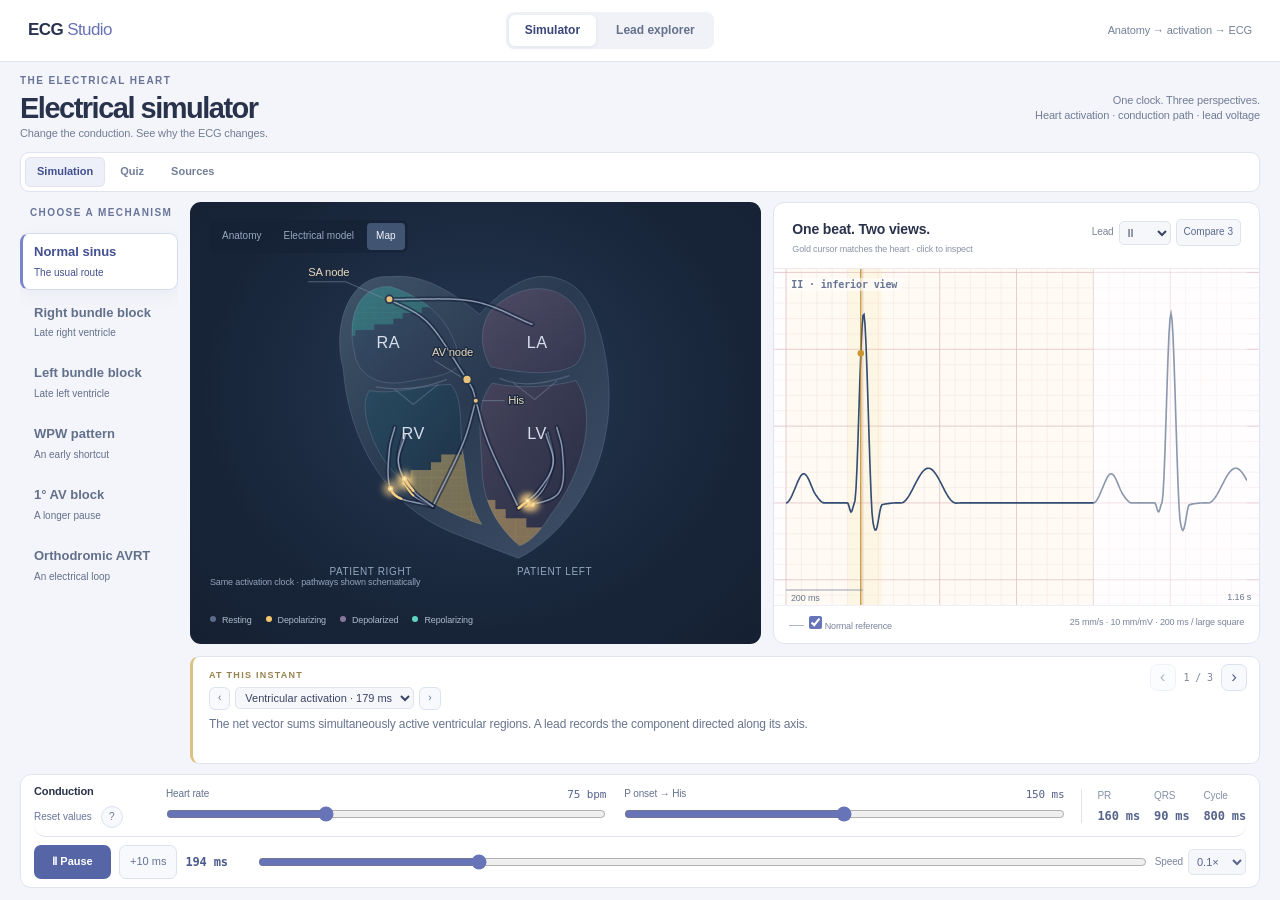
<file: index.html>
<!DOCTYPE html>
<html lang="en">
<head>
<meta charset="UTF-8">
<meta name="viewport" content="width=device-width, initial-scale=1.0">
<title>ECG Studio — Electrical Simulator</title>
<style>
/* ── Color tokens ── */
:root {
  --bg:        #0d1117;
  --surface:   #161b22;
  --surface2:  #21262d;
  --border:    #30363d;
  --text:      #e6edf3;
  --text-dim:  #8b949e;
  --accent:    #58a6ff;
  --green:     #3fb950;
  --orange:    #f85149;
  --yellow:    #ffd166;
  --cyan:      #4ad7ff;
  --ecg-line:  #00ff7f;
  --ecg-grid:  rgba(255,150,150,0.18);
  --abnormal:  #3fb950;
  --missed:    #8b949e;
}
* { box-sizing: border-box; margin: 0; padding: 0; }
body {
  background: var(--bg);
  color: var(--text);
  font-family: 'Inter', system-ui, -apple-system, sans-serif;
  font-size: 13px;
  user-select: none;
  overflow: hidden;
  height: 100vh;
  display: flex;
  flex-direction: column;
}

/* ── Header ── */
#header {
  background: var(--surface);
  border-bottom: 1px solid var(--border);
  padding: 8px 16px;
  display: flex;
  align-items: center;
  gap: 16px;
  flex-wrap: wrap;
  flex-shrink: 0;
  z-index: 10;
}
#header h1 {
  font-size: 14px;
  font-weight: 600;
  color: var(--accent);
  white-space: nowrap;
  flex-shrink: 0;
}
.hctl { display: flex; align-items: center; gap: 6px; }
.hctl label { color: var(--text-dim); font-size: 12px; white-space: nowrap; }
.hctl select {
  background: var(--surface2);
  border: 1px solid var(--border);
  color: var(--text);
  padding: 4px 8px;
  border-radius: 4px;
  font-size: 12px;
  cursor: pointer;
}
.hctl input[type=range] { width: 110px; cursor: pointer; accent-color: var(--accent); }
#bpm-readout {
  font-size: 28px;
  font-weight: 700;
  color: #ff6b8a;
  letter-spacing: -1px;
  min-width: 90px;
  line-height: 1;
}
#bpm-unit { font-size: 13px; font-weight: 500; color: var(--text-dim); margin-left: 2px; }
#speed-readout {
  font-size: 16px;
  font-weight: 600;
  color: var(--accent);
  min-width: 36px;
}
.sep { width: 1px; height: 28px; background: var(--border); flex-shrink: 0; }
.hbtn { background: var(--surface2); color: var(--text); border: 1px solid var(--border);
        padding: 4px 10px; border-radius: 4px; font-size: 12px; cursor: pointer; }
.hbtn:hover { border-color: var(--accent); color: var(--accent); }

/* ── Main layout ── 3D + ECG stacked vertically, info pane on the right */
#main {
  display: grid;
  grid-template-columns: 1fr 280px;
  grid-template-rows: 1fr 1fr;
  grid-template-areas:
    "scene info"
    "ecg   info";
  flex: 1;
  overflow: hidden;
  min-height: 0;
}
#scene-pane { grid-area: scene; }
#ecg-pane   { grid-area: ecg;   border-left: none; border-top: 1px solid var(--border); }
#info-pane  { grid-area: info;  border-left: 1px solid var(--border); }
@media (max-width: 900px) {
  #main {
    grid-template-columns: 1fr;
    grid-template-rows: 340px 1fr auto;
    grid-template-areas: "scene" "ecg" "info";
    overflow-y: auto;
  }
  body { overflow: auto; height: auto; min-height: 100vh; }
  #info-pane { border-left: none; border-top: 1px solid var(--border); }
}
.ecg-cell { min-height: 60px; min-width: 80px; }
.ecg-cell.hidden-6lead { opacity: 0.35; filter: grayscale(0.6); pointer-events: none; }
.ecg-cell.hidden-6lead.abnormal { opacity: 0.55; }
.ecg-cell.hidden-6lead .cell-label::after { content: ' (hidden)'; color: var(--text-dim); font-weight: 400; font-size: 9px; }

/* ── 3D pane ── */
#scene-pane {
  position: relative;
  overflow: hidden;
  background: #070d14;
}
#scene-pane canvas { display: block; width: 100%; height: 100%; }
#label-container {
  position: absolute; inset: 0;
  pointer-events: none;
  overflow: hidden;
}
.label-pin {
  position: absolute;
  background: rgba(13,17,23,0.85);
  border: 1px solid var(--border);
  border-radius: 3px;
  padding: 1px 5px;
  font-size: 10px;
  font-weight: 600;
  pointer-events: auto;
  cursor: pointer;
  transform: translate(-50%, -100%);
  white-space: nowrap;
  transition: border-color 0.15s;
  z-index: 5;
}
.label-pin:hover { border-color: var(--accent); }
.label-pin.limb   { color: var(--yellow); border-color: rgba(255,209,102,0.4); }
.label-pin.precordial { color: var(--cyan); border-color: rgba(74,215,255,0.4); }
#infarct-tag {
  position: absolute;
  background: rgba(248,81,73,0.9);
  color: #fff;
  font-size: 10px;
  font-weight: 700;
  padding: 2px 6px;
  border-radius: 3px;
  pointer-events: none;
  display: none;
  letter-spacing: 1px;
  transform: translate(-50%, -100%);
}

/* ── ECG pane ── */
#ecg-pane {
  display: flex;
  flex-direction: column;
  background: var(--bg);
  border-left: 1px solid var(--border);
  overflow: hidden;
}
#ecg-grid {
  display: grid;
  grid-template-columns: 1fr 1fr 1fr;
  grid-template-rows: repeat(4, 1fr);
  flex: 1;
  gap: 4px;                       /* visible separation between leads */
  padding: 4px;
  background: #1a1f1d;            /* dark gutter color showing through gap + padding */
  min-height: 0;
}
#ecg-grid.mode-6 { grid-template-columns: 1fr 1fr; grid-template-rows: repeat(3, 1fr); }
.ecg-cell {
  position: relative;
  border: 2px solid #2a3a32;      /* thicker dark border around each lead */
  border-radius: 3px;
  overflow: hidden;
  background: #fff5ec;            /* match ECG paper bg so border reads cleanly */
  cursor: pointer;
  transition: border-color 0.2s;
}
.ecg-cell:hover { border-color: var(--accent); }
.ecg-cell.abnormal { border-color: #d8242a; box-shadow: 0 0 0 1px #d8242a inset; }
.ecg-cell.missed   { border-color: var(--missed); opacity: 0.5; }
.ecg-cell.selected {
  border-color: var(--accent);
  /* outline doesn't affect layout — keep border-width = 1px so canvas size stays stable */
  outline: 2px solid var(--accent);
  outline-offset: -1px;
  box-shadow: 0 0 14px rgba(88,166,255,0.45) inset;
}
.ecg-cell.selected.abnormal {
  outline-color: var(--accent);
  box-shadow: 0 0 14px rgba(63,185,80,0.55) inset;
}
.ecg-cell canvas   { display: block; width: 100%; height: 100%; }
.cell-label {
  position: absolute; top: 6px; left: 8px;
  font-size: 16px; font-weight: 900;
  pointer-events: none;
  letter-spacing: 0.8px;
  padding: 3px 9px;
  border-radius: 4px;
  background: rgba(20,28,24,0.92);
  color: #fff;
  box-shadow: 0 1px 4px rgba(0,0,0,0.4);
  font-family: ui-monospace, "SF Mono", Menlo, monospace;
}
.cell-label.limb       { background: #b8860b; color: #fff; } /* goldenrod pill — limb leads */
.cell-label.precordial { background: #1a6e8e; color: #fff; } /* teal pill — precordial leads */
.badge {
  position: absolute; top: 3px; right: 4px;
  font-size: 9px; font-weight: 700;
  padding: 1px 4px; border-radius: 2px;
  pointer-events: none;
}
.badge.abnormal { background: #d8242a; color: #fff; }
.badge.missed   { background: var(--missed); color: #fff; }

/* ── Info pane ── */
#info-pane {
  background: var(--surface);
  border-left: 1px solid var(--border);
  padding: 14px;
  overflow-y: auto;
  display: flex;
  flex-direction: column;
  gap: 12px;
  user-select: text;
}
#info-pane h2 { font-size: 14px; color: var(--accent); }
#info-body { font-size: 12px; line-height: 1.6; color: var(--text-dim); }
#miss-summary {
  background: var(--surface2);
  border: 1px solid var(--border);
  border-radius: 6px;
  padding: 10px;
  font-size: 11px;
  line-height: 1.6;
  color: var(--text-dim);
}
#miss-summary strong { color: var(--text); }

/* ── ECG focus overlay (double-click a lead to enlarge) ── */
#ecg-focus-overlay {
  position: fixed; inset: 0;
  background: rgba(2,6,2,0.88);
  z-index: 200;
  display: flex; align-items: center; justify-content: center;
  backdrop-filter: blur(4px);
}
#ecg-focus-card {
  width: min(92vw, 1400px);
  height: min(78vh, 720px);
  background: #050a05;
  border: 1px solid var(--border);
  border-radius: 10px;
  box-shadow: 0 20px 80px rgba(0,0,0,0.7);
  display: flex; flex-direction: column;
  overflow: hidden;
}
#ecg-focus-header {
  background: var(--surface2);
  padding: 10px 16px;
  display: flex; align-items: center; gap: 16px;
  border-bottom: 1px solid var(--border);
}
#ecg-focus-title { font-weight: 700; font-size: 18px; color: var(--accent); }
#ecg-focus-hint  { font-size: 11px; color: var(--text-dim); flex: 1; }
#ecg-focus-close {
  background: none; border: none; color: var(--text-dim);
  font-size: 22px; cursor: pointer; line-height: 1; padding: 0 4px;
}
#ecg-focus-close:hover { color: var(--text); }
#ecg-focus-canvas { flex: 0 1 auto; height: 55%; min-height: 200px; display: block; width: 100%; }
#ecg-focus-finding {
  flex: 1 1 auto;
  padding: 18px 28px 22px; font-size: 15px; line-height: 1.7;
  color: #e6ebe8; border-top: 1px solid var(--border);
  background: var(--surface2);
  min-height: 180px; max-height: 45%; overflow-y: auto;
}
#ecg-focus-finding ul { margin: 6px 0 0 0; padding-left: 22px; }
#ecg-focus-finding li { margin-bottom: 6px; }
#ecg-focus-finding span { display: inline-block; }
#ecg-focus-controls {
  background: var(--surface);
  padding: 8px 16px;
  display: flex; align-items: center; gap: 18px;
  border-bottom: 1px solid var(--border);
  font-size: 12px;
}
#ecg-focus-controls label {
  display: flex; align-items: center; gap: 6px;
  color: var(--text-dim);
}
#ecg-focus-controls input[type=range] { width: 120px; }
#ecg-focus-prev, #ecg-focus-next {
  font-size: 18px; padding: 2px 10px; line-height: 1;
}

/* ── Lead info popup ── */
#lead-popup {
  position: fixed;
  top: 120px; left: 60px;
  width: 320px;
  background: var(--surface);
  border: 1px solid var(--border);
  border-radius: 8px;
  box-shadow: 0 8px 32px rgba(0,0,0,0.6);
  z-index: 100;
  display: none;
  overflow: hidden;
}
#popup-titlebar {
  background: var(--surface2);
  padding: 8px 12px;
  display: flex;
  align-items: center;
  justify-content: space-between;
  cursor: grab;
  border-bottom: 1px solid var(--border);
  user-select: none;
}
#popup-titlebar:active { cursor: grabbing; }
#popup-title { font-weight: 700; font-size: 13px; color: var(--accent); }
#popup-close {
  background: none; border: none;
  color: var(--text-dim); cursor: pointer; font-size: 16px;
  line-height: 1; padding: 0 2px;
}
#popup-close:hover { color: var(--text); }
#popup-body {
  padding: 12px;
  font-size: 12px;
  line-height: 1.7;
  color: var(--text-dim);
  user-select: text;
}
#popup-body strong { color: var(--text); }
#popup-body .formula {
  background: var(--surface2);
  border-left: 3px solid var(--accent);
  padding: 6px 10px;
  margin: 6px 0;
  border-radius: 0 4px 4px 0;
  font-family: monospace;
  font-size: 11px;
  color: var(--cyan);
}

/* Scrollbar */
::-webkit-scrollbar { width: 6px; }
::-webkit-scrollbar-track { background: var(--bg); }
::-webkit-scrollbar-thumb { background: var(--border); border-radius: 3px; }

/* ── Quiz drag-select layer per cell ── */
.quiz-controls { display: none; }
.quiz-result-correct { box-shadow: inset 0 0 0 3px rgba(63,185,80,0.65) !important; }
.quiz-result-wrong   { box-shadow: inset 0 0 0 3px rgba(248,81,73,0.70) !important; }
.ecg-cell.quiz-mode canvas { cursor: crosshair; }
.quiz-popup {
  position: fixed; z-index: 500;
  background: #0e1612; border: 1px solid #3a5a4a; border-radius: 8px;
  padding: 8px; box-shadow: 0 8px 28px rgba(0,0,0,0.7);
  display: flex; flex-direction: column; gap: 4px; min-width: 180px;
}
.quiz-popup .qpop-title {
  color: #7ab8ff; font-size: 11px; font-weight: 700;
  text-transform: uppercase; letter-spacing: 0.05em; margin-bottom: 4px;
}
.quiz-popup button {
  background: #1a2620; color: #cdd9d3; border: 1px solid #3a5a4a;
  border-radius: 4px; padding: 6px 10px; font-size: 12px; text-align: left;
  cursor: pointer;
}
.quiz-popup button:hover { background: #243430; border-color: var(--accent); }
.quiz-popup .qpop-cancel {
  background: transparent; color: var(--text-dim); border: none; padding: 4px;
  font-size: 11px; text-align: center; margin-top: 2px;
}

/* Quiz submit & results */
#quiz-bar { display: none; background: var(--surface2); border-top: 1px solid var(--border);
            padding: 8px 14px; flex-shrink: 0; align-items: center; gap: 12px; }
#quiz-bar.visible { display: flex; }
#btn-submit-quiz { background: var(--accent); color: #000; border: none;
                   padding: 5px 14px; border-radius: 4px; font-size: 12px;
                   font-weight: 600; cursor: pointer; }
#btn-submit-quiz:hover { opacity: 0.85; }
#btn-next-quiz { background: var(--surface2); color: var(--text); border: 1px solid var(--border);
                 padding: 5px 12px; border-radius: 4px; font-size: 12px; cursor: pointer;
                 display: none; }
#btn-next-quiz:hover { border-color: var(--accent); color: var(--accent); }
#quiz-score-display { font-size: 13px; font-weight: 600; color: var(--text); }
</style>
<link rel="stylesheet" href="studio.css?v=20261002-bpm-width">
<link rel="stylesheet" href="simulator.css">
</head>
<body data-workspace="simulator">

<!-- ── Header ── -->
<div id="header">
  <div class="studio-brand"><span class="brand-mark" aria-hidden="true">⌁</span><div><h1>ECG <span>Studio</span></h1><p class="studio-subtitle">Anatomy meets electricity</p></div></div>

  <div class="hctl">
    <label for="sel-scenario">Scenario</label>
    <select id="sel-scenario">
      <option value="normal">Normal Sinus Rhythm</option>
      <option value="inferior">Inferior MI</option>
      <option value="anterior">Anterior MI</option>
      <option value="septal">Septal MI</option>
      <option value="lateral">Lateral MI</option>
      <option value="posterior">Posterior MI</option>
      <option value="rv">Right Ventricular MI</option>
      <option value="afib">Atrial Fibrillation</option>
      <option value="vfib">Ventricular Fibrillation</option>
    </select>
  </div>

  <div class="sep"></div>

  <div class="hctl">
    <label for="sel-leads">Leads</label>
    <select id="sel-leads">
      <option value="12">12-Lead</option>
      <option value="6">6-Lead</option>
    </select>
  </div>

  <div class="sep"></div>

  <div class="hctl" style="gap:8px">
    <span id="bpm-readout">75</span><span id="bpm-unit">BPM</span>
    <div style="display:flex;flex-direction:column;gap:2px">
      <label for="sl-bpm" style="font-size:10px">Heart rate</label>
      <input type="range" id="sl-bpm" min="40" max="180" value="75" step="1">
    </div>
  </div>

  <div class="sep"></div>

  <div class="hctl">
    <label for="sl-speed">Speed</label>
    <input type="range" id="sl-speed" min="0.1" max="2.0" value="0.5" step="0.05">
    <span id="speed-readout">0.5×</span>
  </div>

  <div class="sep"></div>

  <button id="btn-pause" class="hbtn" title="Pause / resume the live trace (useful in quiz mode to examine still frames)">⏸ Pause</button>

  <div class="sep"></div>

  <div class="hctl">
    <label for="sel-mode">Mode</label>
    <select id="sel-mode">
      <option value="study">Study</option>
      <option value="quiz">Quiz</option>
    </select>
  </div>

  <button id="btn-variation" class="hbtn" title="Generate new waveform shapes at the same heart rate">↻ Variation</button>
</div>

<!-- ── Main ── -->
<div id="main">
  <!-- 3D Scene -->
  <div id="scene-pane">
    <div class="scene-heading"><span class="eyebrow">CARDIAC ANATOMY</span><h2>A different perspective.</h2><p>Explore the heart behind every lead.</p></div>
    <div class="scene-toolbar"><div class="scene-mode" role="group" aria-label="Anatomy view"><button data-view="heart" aria-pressed="false">Heart</button><button data-view="electrodes" aria-pressed="true">Electrodes</button></div></div>
    <div class="scene-footer"><div><span class="live-dot"></span><span id="scene-caption">Heart in chest · atlas alignment</span><small>Drag to orbit · scroll to zoom</small></div><div class="scene-actions"><button id="btn-rotate" aria-pressed="false" title="Toggle automatic rotation">Orbit</button><button id="btn-reset-view" title="Reset camera position">Reset view</button></div></div>
    <div id="body-status" role="status" aria-live="polite" hidden>Loading anatomical torso…</div>
    <div id="model-status" role="status" aria-live="polite">Loading anatomical model…</div>
    <a class="model-credit" href="https://humanatlas.io/3d-reference-library" target="_blank" rel="noopener noreferrer">Heart: Human Reference Atlas · CC BY 4.0</a>
    <a id="body-credit" class="model-credit body-credit" href="https://hubmapconsortium.github.io/ccf/pages/ccf-3d-reference-library.html" target="_blank" rel="noopener noreferrer" hidden>Body: Human Reference Atlas · CC BY 4.0</a>
    <div id="label-container"></div>
    <div id="infarct-tag">INFARCT</div>
  </div>

  <!-- ECG strips -->
  <div id="ecg-pane">
    <div class="trace-heading"><div><span class="eyebrow">ELECTRICAL ACTIVITY</span><h2>Every angle. One heartbeat.</h2></div><span class="trace-help">Select a lead to explore<br>Double-click to enlarge</span></div><div id="ecg-grid"></div>
    <div id="quiz-bar">
      <label style="display:flex;align-items:center;gap:6px;font-size:12px;color:var(--text-dim)">
        Diagnosis
        <select aria-label="Diagnosis" id="quiz-diagnosis" style="padding:4px 8px;background:var(--surface);color:var(--text);border:1px solid var(--border);border-radius:4px;font-size:12px">
          <option value="">— pick one —</option>
          <option value="normal">Normal sinus rhythm (no MI)</option>
          <option value="inferior">Inferior MI (RCA)</option>
          <option value="anterior">Anterior MI (LAD)</option>
          <option value="septal">Septal MI</option>
          <option value="lateral">Lateral MI (LCx)</option>
          <option value="posterior">Posterior MI</option>
          <option value="rv">Right Ventricular MI</option>
          <option value="afib">Atrial Fibrillation</option>
          <option value="vfib">Ventricular Fibrillation</option>
        </select>
      </label>
      <button id="btn-submit-quiz">Submit Answer</button>
      <span id="quiz-score-display"></span>
      <button id="btn-next-quiz">Next Scenario →</button>
    </div>
  </div>

  <!-- Info pane -->
  <div id="info-pane">
    <h2 id="info-title">Normal Sinus Rhythm</h2>
    <div id="info-body"></div>
    <div id="miss-summary"></div>
  </div>
</div>

<!-- Lead info popup -->
<div id="lead-popup" role="dialog" aria-labelledby="popup-title" tabindex="-1">
  <div id="popup-titlebar">
    <span id="popup-title">Lead I</span>
    <button id="popup-close">×</button>
  </div>
  <div id="popup-body"></div>
</div>

<div id="ecg-focus-overlay" style="display:none;">
  <div id="ecg-focus-card">
    <div id="ecg-focus-header">
      <button id="ecg-focus-prev" class="hbtn" title="Previous lead">‹</button>
      <span id="ecg-focus-title">Lead</span>
      <button id="ecg-focus-next" class="hbtn" title="Next lead">›</button>
      <span id="ecg-focus-hint">double-click any lead to focus · ← → to switch · Space to pause · Esc to close</span>
      <button id="ecg-focus-close">×</button>
    </div>
    <div id="ecg-focus-controls">
      <label>BPM <span id="focus-bpm-readout">75</span>
        <input type="range" id="focus-sl-bpm" min="40" max="180" value="75" step="1">
      </label>
      <label>Speed <span id="focus-speed-readout">0.5×</span>
        <input type="range" id="focus-sl-speed" min="0.1" max="2.0" value="0.5" step="0.05">
      </label>
      <button id="focus-btn-pause" class="hbtn" title="Pause / play (Space)">⏸ Pause</button>
    </div>
    <canvas id="ecg-focus-canvas"></canvas>
    <div id="ecg-focus-finding"></div>
  </div>
</div>

<script src="lib/three.min.js"></script>
<script src="lib/OrbitControls.js"></script>
<script src="lib/GLTFLoader.js"></script>
<script src="lib/RoomEnvironment.js"></script>
<script src="heart-anatomy.js"></script>
<script>
'use strict';

// ─────────────────────────────────────────────
//  CONSTANTS & DATA
// ─────────────────────────────────────────────

const LEADS_12 = ['I','II','III','aVR','aVL','aVF','V1','V2','V3','V4','V5','V6'];
const LEADS_6  = ['I','II','III','aVR','aVL','aVF'];

// RL is the neutral electrode, not a diagnostic lead.
const ELECTRODE_LEADS = {
  RA:'aVR', LA:'aVL', LL:'aVF',
  V1:'V1', V2:'V2', V3:'V3', V4:'V4', V5:'V5', V6:'V6',
};

// Diagrammatic chest landmarks, projected onto the actual skin mesh after load.
// Limb electrodes use a torso projection; precordials wrap around the left chest.
const ELEC_DEFS = {
  RA: { pos: [-.56, .52, .40], label:'RA', type:'limb' },
  LA: { pos: [ .56, .52, .40], label:'LA', type:'limb' },
  RL: { pos: [-.48,-.88, .50], label:'RL', type:'limb' },
  LL: { pos: [ .48,-.88, .50], label:'LL', type:'limb' },
  V1: { pos: [-.065,.18, .55], label:'V1', type:'precordial' },
  V2: { pos: [ .065,.18, .55], label:'V2', type:'precordial' },
  V3: { pos: [ .22, .09, .55], label:'V3', type:'precordial' },
  V4: { pos: [ .38, 0, .50], label:'V4', type:'precordial' },
  V5: { pos: [ .64, 0, .28], label:'V5', type:'precordial' },
  V6: { pos: [ .72, 0, .05], label:'V6', type:'precordial' },
};

// Wilson central terminal components
// Lead computation: { pos: electrode(s) contributing positively, neg: negative side }
const LEAD_COMPUTATION = {
  'I':   { type:'bipolar',   pos:['LA'], neg:['RA'] },
  'II':  { type:'bipolar',   pos:['LL'], neg:['RA'] },
  'III': { type:'bipolar',   pos:['LL'], neg:['LA'] },
  'aVR': { type:'augmented', pos:['RA'], neg:['LA','LL'], label:'aVR = RA − (LA+LL)/2' },
  'aVL': { type:'augmented', pos:['LA'], neg:['RA','LL'], label:'aVL = LA − (RA+LL)/2' },
  'aVF': { type:'augmented', pos:['LL'], neg:['RA','LA'], label:'aVF = LL − (RA+LA)/2' },
  'V1':  { type:'precordial', elec:'V1', neg:['RA','LA','LL'] },
  'V2':  { type:'precordial', elec:'V2', neg:['RA','LA','LL'] },
  'V3':  { type:'precordial', elec:'V3', neg:['RA','LA','LL'] },
  'V4':  { type:'precordial', elec:'V4', neg:['RA','LA','LL'] },
  'V5':  { type:'precordial', elec:'V5', neg:['RA','LA','LL'] },
  'V6':  { type:'precordial', elec:'V6', neg:['RA','LA','LL'] },
};

// Representative teaching regions in original HRA meters. Coronary territories vary;
// these are local highlights, not a patient-specific perfusion segmentation.
const TERRITORY = {
  inferior:  { source:[.046,.432,.032], chamber:'LV', r:.024, motion:'hypokinetic' },
  anterior:  { source:[.057,.468,.070], chamber:'LV', r:.024, motion:'akinetic' },
  septal:    { source:[.033,.458,.053], chamber:'septum', r:.025, motion:'akinetic' },
  lateral:   { source:[.073,.463,.032], chamber:'LV', r:.025, motion:'hypokinetic' },
  posterior: { source:[.040,.473,.004], chamber:'LV', r:.025, motion:'hypokinetic' },
  rv:        { source:[.006,.466,.074], chamber:'RV', r:.025, motion:'dyskinetic' },
};

// Scenario definitions
const SCENARIOS = {
  normal: {
    title: 'Normal Sinus Rhythm',
    body: 'All 12 leads show normal sinus rhythm. P waves are upright in I, II, aVF. PR interval 120–200 ms. QRS < 120 ms. T waves concordant with QRS.',
    st: { I:0,II:0,III:0,aVR:0,aVL:0,aVF:0,V1:0,V2:0,V3:0,V4:0,V5:0,V6:0 },
    abnormal: [],
    territory: null,
    missNote6: 'All 6 limb leads are normal. No ST changes visible in 6-lead mode. 12-lead adds precordial coverage — no difference here.',
    miss12: '',
  },
  inferior: {
    title: 'Inferior MI (RCA Occlusion)',
    body: 'ST elevation in II, III, aVF indicates occlusion of the right coronary artery (RCA) supplying the inferior wall. Reciprocal ST depression in I and aVL.',
    st: { I:-0.8,II:2.2,III:2.5,aVR:0,aVL:-1.0,aVF:2.0,V1:0.3,V2:0,V3:0,V4:0,V5:0,V6:0 },
    abnormal: ['II','III','aVF','I','aVL'],
    territory: 'inferior',
    missNote6: '6-lead captures II, III, aVF (ST elevation) and I, aVL (reciprocal depression) — inferior MI is fully visible in limb leads only.',
    miss12: 'In 12-lead: V1 shows slight ST elevation suggesting RV involvement. Precordials otherwise normal.',
  },
  anterior: {
    title: 'Anterior MI (LAD Occlusion)',
    body: 'ST elevation in V1–V4 with Q waves indicates proximal LAD occlusion affecting the anterior wall. Reciprocal depression in inferior leads.',
    st: { I:0.8,II:-0.5,III:-0.8,aVR:0,aVL:1.0,aVF:-0.5,V1:1.5,V2:2.8,V3:3.0,V4:2.2,V5:1.0,V6:0.3 },
    abnormal: ['V1','V2','V3','V4','V5','aVL'],
    territory: 'anterior',
    missNote6: '6-lead mode MISSES the diagnostic ST elevation in V1–V4. Only aVL shows subtle change. Anterior MI is largely invisible in 6-lead!',
    miss12: '12-lead reveals extensive anterior ST elevation across V1–V5, confirming proximal LAD occlusion.',
  },
  septal: {
    title: 'Septal MI (LAD septal branches)',
    body: 'ST elevation in V1–V2 with loss of septal Q waves in I and aVL indicates septal branch occlusion.',
    st: { I:0.3,II:0,III:0,aVR:0,aVL:0.5,aVF:0,V1:1.8,V2:2.0,V3:1.2,V4:0.4,V5:0,V6:0 },
    abnormal: ['V1','V2','V3'],
    territory: 'septal',
    missNote6: '6-lead mode MISSES V1–V3 ST elevation entirely. Septal MI appears normal on 6-lead — a dangerous miss!',
    miss12: '12-lead shows characteristic V1–V2 ST elevation. Septal involvement confirmed.',
  },
  lateral: {
    title: 'Lateral MI (LCx Occlusion)',
    body: 'ST elevation in I, aVL, V5–V6 with reciprocal changes in II, III, aVF indicates lateral wall MI from circumflex artery occlusion.',
    st: { I:1.5,II:-0.8,III:-1.0,aVR:0,aVL:2.0,aVF:-0.8,V1:0,V2:0,V3:0,V4:0.5,V5:1.8,V6:2.0 },
    abnormal: ['I','aVL','V5','V6'],
    territory: 'lateral',
    missNote6: '6-lead captures I and aVL elevation. MISSES high lateral V5–V6 elevation — partial diagnosis only without precordials.',
    miss12: '12-lead completes the picture with V5–V6 elevation, confirming lateral involvement.',
  },
  posterior: {
    title: 'Posterior MI (LCx/PDA)',
    body: 'Posterior MI shows reciprocal changes: ST depression and tall R waves in V1–V3. Direct changes only visible in posterior leads (V7–V9, not shown).',
    st: { I:0,II:0,III:0,aVR:0,aVL:0,aVF:0,V1:-2.0,V2:-2.5,V3:-1.8,V4:-0.8,V5:0,V6:0 },
    abnormal: ['V1','V2','V3'],
    territory: 'posterior',
    extraR: { V1:1.0, V2:0.8, V3:0.4 },
    missNote6: '6-lead shows NO changes in posterior MI. This diagnosis is COMPLETELY INVISIBLE in 6-lead mode — critical miss!',
    miss12: '12-lead reveals ST depression in V1–V3 with tall R waves — classic reciprocal posterior MI pattern.',
  },
  rv: {
    title: 'Right Ventricular MI',
    body: 'RV MI accompanies inferior MI (RCA occlusion). ST elevation in V1 with inferior ST elevation. Requires right-sided leads (V3R, V4R) for confirmation.',
    st: { I:-0.5,II:1.8,III:2.0,aVR:0,aVL:-0.8,aVF:1.8,V1:1.5,V2:0.5,V3:0,V4:-0.3,V5:-0.3,V6:-0.3 },
    abnormal: ['II','III','aVF','V1'],
    territory: 'rv',
    missNote6: '6-lead captures inferior elevation (II, III, aVF). MISSES V1 elevation that signals RV involvement — diagnosis incomplete.',
    miss12: '12-lead reveals V1 ST elevation alongside inferior changes — key RV MI indicator.',
  },
  afib: {
    title: 'Atrial Fibrillation (rhythm)',
    body: 'Irregularly irregular rhythm. No identifiable P waves — replaced by chaotic low-amplitude fibrillation waves. R-R intervals vary unpredictably. Ventricular response usually 100–160 bpm if untreated. Risk: stroke from atrial clot formation. NOTE: This is a rhythm diagnosis, not a localized infarct — the abnormality is visible on any single lead. The "need 12-lead" rule applies to localizing MI walls, NOT to diagnosing rhythm problems.',
    st: { I:0,II:0,III:0,aVR:0,aVL:0,aVF:0,V1:0,V2:0,V3:0,V4:0,V5:0,V6:0 },
    abnormal: ['I','II','III','aVR','aVL','aVF','V1','V2','V3','V4','V5','V6'],
    territory: null,
    rhythm: 'afib',
    missNote6: '6-lead is FULLY sufficient for diagnosing afib. So is a single-lead telemetry monitor or even an Apple Watch ECG. Lead count matters for MI localization, not for rhythm.',
    miss12: '12-lead adds nothing diagnostic for afib over 6-lead — both show the same irregularly-irregular rhythm with absent P waves.',
  },
  vfib: {
    title: 'Ventricular Fibrillation (rhythm)',
    body: 'CARDIAC ARREST. Chaotic, disorganized ventricular activity. No discernible P, QRS, or T waves — just a wandering, irregular squiggle. The heart is quivering, not pumping. Immediate defibrillation required. NOTE: Like afib, vfib is a rhythm diagnosis. It is unmistakable on a SINGLE lead — that\'s how AEDs and bedside monitors detect it. 6-lead, 12-lead, 1-lead — all see vfib equally well.',
    st: { I:0,II:0,III:0,aVR:0,aVL:0,aVF:0,V1:0,V2:0,V3:0,V4:0,V5:0,V6:0 },
    abnormal: ['I','II','III','aVR','aVL','aVF','V1','V2','V3','V4','V5','V6'],
    territory: null,
    rhythm: 'vfib',
    missNote6: '6-lead catches vfib obviously. Even a 1-lead AED monitor catches it — that\'s the whole point of AEDs. The "need 12-lead" rule is about MI wall localization, not rhythm.',
    miss12: '12-lead adds no diagnostic value for vfib over 6-lead. The chaotic pattern is the same on every lead.',
  },
};

// Per-lead baseline morphology parameters
// Each lead gets unique P/QRS/T amplitudes and shapes
const LEAD_MORPHOLOGY = {
  'I':   { P:0.12, Q:-0.05, R:0.80, S:-0.12, T:0.22, stBase:0 },
  'II':  { P:0.18, Q:-0.04, R:1.00, S:-0.10, T:0.28, stBase:0 },
  'III': { P:0.10, Q:-0.06, R:0.60, S:-0.15, T:0.18, stBase:0 },
  'aVR': { P:-0.12,Q: 0.05, R:-0.90,S: 0.10, T:-0.20,stBase:0 },
  'aVL': { P:0.06, Q:-0.04, R:0.55, S:-0.08, T:0.14, stBase:0 },
  'aVF': { P:0.15, Q:-0.05, R:0.85, S:-0.12, T:0.22, stBase:0 },
  'V1':  { P:0.08, Q: 0.00, R:0.18, S:-0.90, T:-0.12,stBase:0 },
  'V2':  { P:0.10, Q: 0.00, R:0.30, S:-0.80, T: 0.18,stBase:0 },
  'V3':  { P:0.12, Q:-0.02, R:0.60, S:-0.55, T: 0.28,stBase:0 },
  'V4':  { P:0.14, Q:-0.04, R:1.10, S:-0.30, T: 0.35,stBase:0 },
  'V5':  { P:0.13, Q:-0.05, R:1.00, S:-0.18, T: 0.30,stBase:0 },
  'V6':  { P:0.12, Q:-0.05, R:0.80, S:-0.12, T: 0.25,stBase:0 },
};

// Phase landmarks (0–1 within one beat)
const PH = {
  Pstart:0.05, Ppeak:0.12, Pend:0.20,
  PRseg:0.22,
  Qpeak:0.26, Rpeak:0.30, Speak:0.34,
  Jpoint:0.38, Tend:0.60,
  Tpeak:0.50,
};

// Gaussian helper
function gauss(x, mu, sigma, amp) {
  return amp * Math.exp(-0.5 * ((x - mu) / sigma) ** 2);
}

// One coherent simulated subject per variation, stable from beat to beat.
// These are illustrative contours, not a diagnostic or validated ECG model.
let variationSerial = 0;
function createMorphologyVariation() {
  const profile = variationSerial++ % 3;
  const jitter = (center, spread) => center + (Math.random() - .5) * spread;
  return {
    voltage: jitter([.72, 1.18, .92][profile], .10),
    pGain: jitter([.85, 1.05, .72][profile], .12),
    tGain: jitter([1.12, .68, 1.35][profile], .12),
    pWidth: jitter([.90, 1.05, .80][profile], .06),
    qrsWidth: jitter([.80, .95, 1.04][profile], .04),
    tRise: jitter([1.18, .86, 1.24][profile], .08),
    tFall: jitter([.76, .94, .80][profile], .06),
    sGain: jitter([1.18, .72, 1.02][profile], .12),
    transition: (Math.random() - .5) * 1.1,
    baseline: .012 + Math.random() * .012,
    noise: .002 + Math.random() * .004,
    phase: Math.random() * Math.PI * 2,
  };
}

function variedMorphology(lead) {
  const v = activeVariation?.morphology;
  let m = {...LEAD_MORPHOLOGY[lead]};
  if (!v) return m;
  // Shift the chest transition smoothly, retaining the V1-to-V6 progression.
  if (lead.startsWith('V')) {
    const index = Math.max(1, Math.min(6, Number(lead[1]) + v.transition));
    const lo = Math.floor(index), hi = Math.ceil(index), f = index - lo;
    for (const wave of ['R','S']) {
      m[wave] = LEAD_MORPHOLOGY['V'+lo][wave] * (1-f) + LEAD_MORPHOLOGY['V'+hi][wave] * f;
    }
  }
  m.P *= v.pGain;
  m.Q *= v.voltage;
  m.R *= v.voltage;
  m.S *= v.voltage * v.sGain;
  m.T *= v.tGain;
  return m;
}

// Generate one beat worth of ECG samples
function generateBeat(lead, scenario, nSamples) {
  const sc = SCENARIOS[scenario];
  const m = variedMorphology(lead);
  const shape = activeVariation?.morphology;
  const qrsWidth = shape?.qrsWidth ?? 1;
  // ST units: scenario values in mm (1mm = 0.1mV); render scale ~0.15 per mm for clear visibility
  const baseShift = (sc.st[lead] || 0);
  const mul = (activeVariation && activeVariation.stMul && activeVariation.stMul[lead] != null)
    ? activeVariation.stMul[lead] : 1.0;
  const stShift = baseShift * mul * 0.18;
  const extraR  = sc.extraR ? (sc.extraR[lead] || 0) : 0;
  const out = new Float32Array(nSamples);
  for (let i = 0; i < nSamples; i++) {
    const ph = i / nSamples;
    let v = 0;
    // P wave
    v += gauss(ph, PH.Ppeak, 0.035 * (shape?.pWidth ?? 1), m.P);
    // Q
    v += gauss(ph, PH.Rpeak + (PH.Qpeak-PH.Rpeak)*qrsWidth, 0.012*qrsWidth, m.Q);
    // R
    v += gauss(ph, PH.Rpeak, 0.018*qrsWidth, m.R + extraR);
    // S
    v += gauss(ph, PH.Rpeak + (PH.Speak-PH.Rpeak)*qrsWidth, 0.015*qrsWidth, m.S);
    // ST elevation/depression: hold full amplitude through ST segment, taper into T
    const stStart = PH.Jpoint;        // 0.38
    const stPlateauEnd = PH.Tpeak - 0.06; // 0.44 — plateau through ST
    const stTaperEnd = PH.Tend;       // 0.60 — fade by end of T
    if (ph >= stStart && ph <= stTaperEnd) {
      let amp;
      if (ph <= stPlateauEnd) {
        // Quick rise to full amplitude
        amp = Math.min(1, (ph - stStart) / 0.02);
      } else {
        // Hold then taper through T
        amp = 1 - (ph - stPlateauEnd) / (stTaperEnd - stPlateauEnd);
      }
      v += stShift * Math.max(0, Math.min(1, amp));
    }
    // T wave (mild coupling to ST direction)
    const tWidth = ph < PH.Tpeak ? (shape?.tRise ?? 1) : (shape?.tFall ?? 1);
    v += gauss(ph, PH.Tpeak, 0.055*tWidth, m.T + stShift * 0.2);
    out[i] = v;
  }
  return out;
}

// ─────────────────────────────────────────────
//  LEAD INFO DATABASE
// ─────────────────────────────────────────────
const LEAD_INFO = {
  'I':   { formula:'I = LA − RA', desc:'Bipolar limb lead measuring potential difference between left arm (+) and right arm (−). Views the heart from 0°. Normal QRS is upright. Sensitive to lateral wall changes.' },
  'II':  { formula:'II = LL − RA', desc:'Bipolar limb lead: left leg (+) minus right arm (−). Views heart at +60°, closest to mean cardiac axis. Usually has tallest P and R waves. Key for inferior MI.' },
  'III': { formula:'III = LL − LA', desc:'Bipolar limb lead: left leg (+) minus left arm (−). Views at +120°. With II and aVF forms the inferior lead group. Can have variable QRS polarity.' },
  'aVR': { formula:'aVR = RA − (LA+LL)/2', desc:'Augmented unipolar lead from right arm. Views heart from −150° — opposite most other leads. All waves normally negative (P, QRS, T). aVR elevation = LMCA or proximal LAD occlusion.' },
  'aVL': { formula:'aVL = LA − (RA+LL)/2', desc:'Augmented unipolar lead from left arm. Views at −30°. Lateral lead companion to I. Small QRS may be normal. ST elevation in lateral MI; reciprocal depression in inferior MI.' },
  'aVF': { formula:'aVF = LL − (RA+LA)/2', desc:'Augmented unipolar lead from left foot. Views at +90° (inferior axis). Essential for inferior MI diagnosis alongside II and III. Upright P wave confirms normal sinus rhythm.' },
  'V1':  { formula:'V1 = chest electrode − Wilson CT', desc:'Right sternal border, 4th ICS. Normally small R then deep S (rS pattern) with inverted T. First precordial to show right heart activity. RBBB/LBBB pattern lead. Key for posterior MI (reciprocal tall R).' },
  'V2':  { formula:'V2 = chest electrode − Wilson CT', desc:'Left sternal border, 4th ICS. Transition zone lead. Deep S normally. Largest ST changes in anterior MI. R wave progression starts here.' },
  'V3':  { formula:'V3 = chest electrode − Wilson CT', desc:'Between V2 and V4. Transition zone — R≈S. Important for anterior/septal MI. R wave grows here in normal progression.' },
  'V4':  { formula:'V4 = chest electrode − Wilson CT', desc:'Mid-clavicular line, 5th ICS. Typically tallest R wave (R>S). Apex of heart region. Key for anterior MI. Poor R wave progression here is significant.' },
  'V5':  { formula:'V5 = chest electrode − Wilson CT', desc:'Anterior axillary line at V4 level. Lateral precordial lead. High voltage (LVH). R wave begins to decrease. Sensitive for lateral wall ischemia.' },
  'V6':  { formula:'V6 = chest electrode − Wilson CT', desc:'Mid-axillary line at V4 level. Most lateral precordial lead. Lateral MI pattern with V5. Normally upright QRS. Mirror of V1 in LBBB.' },
};

// ─────────────────────────────────────────────
//  APP STATE
// ─────────────────────────────────────────────
let currentScenario = 'normal';
let leadMode = '12';
let bpm = 75;
let speed = 0.5;
let activeVariation = null; // { stMul: {lead: number}, morphology: subject profile }
let appMode = 'study';      // 'study' | 'quiz'
let quizRevealed = false;   // true after Submit in quiz mode → ST band + ghost shown
let isPaused = false;       // pause flag (animation continues but ECG buffer stops advancing)
// Quiz drag-select state — { lead: [{ x1, x2, label }, ...] }, x in canvas-pixel space
let quizSelections = {};
const QUIZ_LABELS = {
  injury:     { text: 'ST elevation (injury)',  color: '#f85149' },
  reciprocal: { text: 'ST depression (mirror)', color: '#3b82f6' },
  no_p:       { text: 'No P wave (atrial issue)', color: '#a855f7' },
  irregular:  { text: 'Irregular rhythm',         color: '#eab308' },
  chaotic:    { text: 'Chaotic / no QRS',         color: '#ef4444' },
  qwave:      { text: 'Pathological Q wave',      color: '#f97316' },
  tinvert:    { text: 'T wave inversion',         color: '#06b6d4' },
};

// ECG ring buffers
const SAMPLE_RATE = 300; // samples/sec displayed
const WINDOW_SEC  = 3;
const WINDOW_SAMPLES = SAMPLE_RATE * WINDOW_SEC;
const ecgBuffers = {};
const healthyBuffers = {};   // parallel ring buffer of "healthy" sample at same phase, for ghost overlay
LEADS_12.forEach(l => {
  ecgBuffers[l]      = new Float32Array(WINDOW_SAMPLES);
  healthyBuffers[l]  = new Float32Array(WINDOW_SAMPLES);
});
// Parallel buffer of per-sample beat phase (0..1) — used by drawEcgStrip to highlight
// the ST-segment region of each visible beat.
const phaseBuffer = new Float32Array(WINDOW_SAMPLES);

// Clock
const clock = { t: 0, prevT: performance.now() / 1000 };

// ─────────────────────────────────────────────
//  THREE.JS SCENE SETUP
// ─────────────────────────────────────────────
// Studio lighting and a deliberately simplified anatomical teaching model.
const scenePaneEl = document.getElementById('scene-pane');
const renderer = new THREE.WebGLRenderer({ antialias: true, alpha: true });
renderer.setPixelRatio(Math.min(window.devicePixelRatio, 2));
renderer.outputEncoding = THREE.sRGBEncoding;
renderer.toneMapping = THREE.ACESFilmicToneMapping;
renderer.toneMappingExposure = .92;
renderer.physicallyCorrectLights = true;
renderer.setClearColor(0x151d2c, 0);
renderer.domElement.setAttribute('aria-label', 'Interactive 3D heart. Drag to rotate and scroll to zoom.');
scenePaneEl.insertBefore(renderer.domElement, scenePaneEl.firstChild);
const scene = new THREE.Scene();
const pmremGen = new THREE.PMREMGenerator(renderer);
const room = new THREE.RoomEnvironment();
scene.environment = pmremGen.fromScene(room, 0.06).texture;
pmremGen.dispose();
const camera = new THREE.PerspectiveCamera(36, 1, 0.01, 100);
const controls = new THREE.OrbitControls(camera, renderer.domElement);
controls.addEventListener('change', () => {
  const caption = document.getElementById('scene-caption');
  const text = HeartAnatomy.orientation(camera, controls.target);
  if (caption.textContent !== text) caption.textContent = text;
});
controls.enableDamping = true;
controls.dampingFactor = 0.085;
controls.zoomSpeed = 0.45;
controls.rotateSpeed = 0.6;
controls.enablePan = false;
controls.minDistance = 1.35;
controls.maxDistance = 7;
controls.autoRotateSpeed = 0.65;
const keyLight = new THREE.DirectionalLight(0xffe2d5, 2.2);
keyLight.position.set(-3, 4, 5);
scene.add(keyLight);
const fillLight = new THREE.DirectionalLight(0xffece4, 1.25);
fillLight.position.set(3, -1, 3);
scene.add(fillLight);
const rimLight = new THREE.DirectionalLight(0xffe9d9, 1.6);
rimLight.position.set(1, 3, -3);
scene.add(rimLight);
scene.add(new THREE.HemisphereLight(0xc4d6fa, 0x352333, 0.45));

// Segmented CC BY 4.0 HRA heart and vessels in the torso's coordinate frame.
const heartPivot = new THREE.Group();
heartPivot.position.set(0, .07, 0);
scene.add(heartPivot);
const heartUniforms = {
  heartBeat: {value: 0},
  territoryCenter: {value: new THREE.Vector3()},
  territoryRadius: {value: .22},
  territoryStrength: {value: 0},
  territoryMotion: {value: 1},
  territoryChamber: {value: 0},
};
let heartLoading = false;
let heartAnatomy = null;
function loadHeart() {
  if (heartLoading) return;
  heartLoading = true;
  const status = document.getElementById('model-status');
  status.hidden = false;
  status.innerHTML = '<span class="model-spinner" aria-hidden="true"></span><span>Loading anatomical model…</span>';
  new THREE.GLTFLoader().load('assets/heart.glb?v=hra-v1', gltf => {
    heartAnatomy = HeartAnatomy.prepare(THREE, gltf.scene, 1.32);
    heartAnatomy.entries.forEach(entry => {
      const {geometry, name, chamber} = entry;
      const material = HeartAnatomy.material(THREE, name);
      // Continuous lower-heart deformation keeps attached vessels aligned.
      // Motion is illustrative; source geometry is preserved at rest.
      // Territory emphasis is illustrative, not a segmented patient-specific model.
      material.onBeforeCompile = shader => {
        Object.assign(shader.uniforms, heartUniforms);
        shader.uniforms.chamberCode = {value: HeartAnatomy.codes[chamber] || 0};
        shader.uniforms.sourceCenter = {value: heartAnatomy.center};
        shader.uniforms.sourceScale = {value: heartAnatomy.scale};
        const shared = `uniform float heartBeat;
          uniform vec3 territoryCenter; uniform float territoryRadius;
          uniform float territoryStrength; uniform float territoryMotion;
          uniform float territoryChamber; uniform float chamberCode;
          uniform vec3 sourceCenter; uniform float sourceScale;
          varying vec3 vAnatomyPosition;`;
        shader.vertexShader = shared + '\n' + shader.vertexShader;
        shader.vertexShader = shader.vertexShader.replace('#include <begin_vertex>', `
          #include <begin_vertex>
          vAnatomyPosition = position;
          float sourceY = position.y / sourceScale + sourceCenter.y;
          float ventricularWeight = 1.0 - smoothstep(0.44, 0.48, sourceY);
          float eligible = 1.0 - step(0.1, abs(chamberCode - territoryChamber));
          float affectedWeight = (1.0 - smoothstep(territoryRadius * 0.35, territoryRadius, distance(position, territoryCenter))) * eligible;
          float localMotion = mix(1.0, territoryMotion, affectedWeight * territoryStrength);
          float contraction = 0.025 * heartBeat * ventricularWeight * localMotion;
          transformed.xz *= 1.0 - contraction;
          transformed.y += 0.012 * heartBeat * ventricularWeight * localMotion;
        `);
        shader.fragmentShader = shared + '\n' + shader.fragmentShader;
        shader.fragmentShader = shader.fragmentShader.replace('#include <emissivemap_fragment>', `
          #include <emissivemap_fragment>
          float eligible = 1.0 - step(0.1, abs(chamberCode - territoryChamber));
          float territoryWeight = (1.0 - smoothstep(territoryRadius * 0.35, territoryRadius, distance(vAnatomyPosition, territoryCenter))) * eligible;
          totalEmissiveRadiance += vec3(0.38, 0.065, 0.012) * territoryWeight * territoryStrength;
        `);
      };
      const mesh = new THREE.Mesh(geometry, material);
      mesh.name = name;
      mesh.userData.chamber = chamber;
      heartPivot.add(mesh);
    });
    setAnatomyView(anatomyView);
    buildInfarct(currentScenario);
    if (popupLead) buildLeadArrows(popupLead);
    heartLoading = false;
    status.hidden = true;
    scenePaneEl.dataset.modelState = 'ready';
  }, progress => {
    if (progress.total) status.lastElementChild.textContent = `Loading anatomical model… ${Math.round(progress.loaded / progress.total * 100)}%`;
  }, () => {
    heartLoading = false;
    scenePaneEl.dataset.modelState = 'error';
    status.innerHTML = '<span>Heart model could not load.</span><button type="button">Retry</button>';
    status.querySelector('button').addEventListener('click', loadHeart);
  });
}
loadHeart();

// Cropped Visible Human Male skin, preserving authored anatomy and proportions.
// Source meters -> viewer units: multiply by 4; center height at source y=0.44 m.
const torsoGroup = new THREE.Group();
scene.add(torsoGroup);
let bodyLoading = false;
let bodyReady = false;
function updateBodyStatus() {
  document.getElementById('body-status').hidden = anatomyView !== 'electrodes' || bodyReady;
}
function loadBody() {
  if (bodyLoading || bodyReady) return;
  bodyLoading = true;
  const status = document.getElementById('body-status');
  status.innerHTML = '<span class="model-spinner" aria-hidden="true"></span><span>Loading anatomical torso…</span>';
  new THREE.GLTFLoader().load('assets/torso.glb', gltf => {
    gltf.scene.traverse(node => {
      if (!node.isMesh) return;
      const material = new THREE.MeshPhysicalMaterial({
        color: 0xa7b6c9, roughness: .72, metalness: 0, envMapIntensity: .22,
        transparent: true, opacity: .48, depthWrite: false, side: THREE.FrontSide,
      });
      // A soft chest window reveals the heart while preserving body landmarks.
      material.onBeforeCompile = shader => {
        shader.vertexShader = 'varying vec3 vTorsoPosition;\n' + shader.vertexShader;
        shader.vertexShader = shader.vertexShader.replace('#include <begin_vertex>', '#include <begin_vertex>\nvTorsoPosition = position;');
        shader.fragmentShader = 'varying vec3 vTorsoPosition;\n' + shader.fragmentShader;
        shader.fragmentShader = shader.fragmentShader.replace('#include <color_fragment>', `
          #include <color_fragment>
          vec2 chestDistance = (vTorsoPosition.xy - vec2(0.075, 0.27)) / vec2(0.40, 0.48);
          float chestWindow = smoothstep(0.45, 1.2, length(chestDistance));
          float waistFade = smoothstep(-1.16, -0.99, vTorsoPosition.y);
          float neckFade = 1.0 - smoothstep(0.92, 1.02, vTorsoPosition.y);
          float armCutDistance = 0.4 * (vTorsoPosition.y / 4.0 + 0.44) - 0.9 * abs(vTorsoPosition.x / 4.0) + 0.13;
          float armFade = smoothstep(0.0, 0.018, armCutDistance);
          diffuseColor.a *= mix(0.08, 1.0, chestWindow) * waistFade * neckFade * armFade;
        `);
      };
      node.material = material;
      node.renderOrder = 2;
      torsoGroup.add(node);
      fitElectrodesToBody(node.geometry);
    });
    bodyReady = true; bodyLoading = false;
    scenePaneEl.dataset.bodyState = 'ready';
    updateBodyStatus();
  }, undefined, () => {
    bodyLoading = false;
    scenePaneEl.dataset.bodyState = 'error';
    status.innerHTML = '<span>Torso model could not load.</span><button type="button">Retry torso</button>';
    status.querySelector('button').addEventListener('click', loadBody);
    updateBodyStatus();
  });
}
function fitElectrodesToBody(geometry) {
  const surface = new THREE.Mesh(geometry, new THREE.MeshBasicMaterial({side: THREE.DoubleSide}));
  const raycaster = new THREE.Raycaster();
  Object.entries(ELEC_DEFS).forEach(([name, def]) => {
    if (name === 'V5' || name === 'V6') {
      raycaster.set(new THREE.Vector3(0, def.pos[1], .05), new THREE.Vector3(1, 0, name === 'V5' ? .62 : 0).normalize());
    } else {
      raycaster.set(new THREE.Vector3(def.pos[0], def.pos[1], 2), new THREE.Vector3(0, 0, -1));
    }
    const hit = raycaster.intersectObject(surface)[0];
    if (!hit) throw new Error(`Electrode ${name} does not intersect the torso`);
    const position = hit.point.clone().addScaledVector(hit.face.normal, .014);
    def.pos = position.toArray();
    elecMeshes[name].position.copy(position);
  });
  surface.material.dispose();
  // Selection can occur while the local torso asset is still loading.
  if (popupLead) buildLeadArrows(popupLead);
}

let anatomyView='electrodes';
const reducedMotion=window.matchMedia('(prefers-reduced-motion: reduce)');
function resetCamera() {
  controls.target.set(0,anatomyView==='heart'?.16:-.04,0);
  const aspect=scenePaneEl.clientWidth/Math.max(scenePaneEl.clientHeight,1);
  const distance=anatomyView==='heart'?Math.max(3.1,2.1/aspect):Math.max(4.8,3.0/aspect);
  camera.position.set(anatomyView==='heart'?.22:.15,.24,distance);
  controls.update();
}
function setAnatomyView(view) {
 anatomyView=view;torsoGroup.visible=view==='electrodes';
 // Same metric transform as torso: no independent orientation or placement adjustments.
 heartPivot.scale.setScalar(view==='electrodes' && heartAnatomy ? heartAnatomy.bodyScale : 1);
 if(view==='electrodes' && heartAnatomy) heartPivot.position.copy(heartAnatomy.bodyPosition);
 else heartPivot.position.set(0,.07,0);
 updateBodyStatus();
 document.getElementById('body-credit').hidden = view !== 'electrodes';
 document.getElementById('label-container').style.visibility=view==='electrodes'?'visible':'hidden';
 Object.values(elecMeshes).forEach(m=>{m.visible=view==='electrodes'&&(leadMode==='12'||!m.userData.precordial);});
 arrowGroup.visible=view==='electrodes';
 document.querySelectorAll('[data-view]').forEach(b=>b.setAttribute('aria-pressed',String(b.dataset.view===view)));
 document.getElementById('scene-caption').textContent=view==='heart'?'Heart · Human Reference Atlas':'Heart in chest · atlas alignment';
 resetCamera();
}
document.querySelectorAll('[data-view]').forEach(b=>b.addEventListener('click',()=>setAnatomyView(b.dataset.view)));
document.getElementById('btn-reset-view').addEventListener('click',resetCamera);
document.getElementById('btn-rotate').addEventListener('click',()=>{
 controls.autoRotate=!controls.autoRotate;
 document.getElementById('btn-rotate').setAttribute('aria-pressed',String(controls.autoRotate));
});

// ─────────────────────────────────────────────
//  ELECTRODES
// ─────────────────────────────────────────────
const elecMeshes = {};
const elecGeo = new THREE.SphereGeometry(0.025, 16, 12);
const elecMatLimb = new THREE.MeshStandardMaterial({
  color:0xffd166, emissive:0xffd166, emissiveIntensity:0.6, roughness:0.3, metalness:0.2
});
const elecMatPrec = new THREE.MeshStandardMaterial({
  color:0x4ad7ff, emissive:0x4ad7ff, emissiveIntensity:0.5, roughness:0.3, metalness:0.2
});
Object.entries(ELEC_DEFS).forEach(([name, def]) => {
  const mat = def.type === 'limb' ? elecMatLimb : elecMatPrec;
  const mesh = new THREE.Mesh(elecGeo, mat.clone());
  mesh.position.set(...def.pos);
  mesh.userData.precordial = def.type === 'precordial';
  scene.add(mesh);
  elecMeshes[name] = mesh;
});

// ─────────────────────────────────────────────
//  ELECTRODE DOM LABELS
// ─────────────────────────────────────────────
const labelContainer = document.getElementById('label-container');
const labelPins = {};
const labelLeaders = {};
const labelSvg = document.createElementNS('http://www.w3.org/2000/svg', 'svg');
labelSvg.setAttribute('class', 'electrode-leaders');
labelSvg.setAttribute('aria-hidden', 'true');
labelContainer.appendChild(labelSvg);
Object.entries(ELEC_DEFS).forEach(([name, def]) => {
  const pin = document.createElement('button');
  pin.className = `label-pin ${def.type}`;
  pin.textContent = def.label;
  pin.dataset.elec = name;
  pin.setAttribute('aria-label', `Explore electrode ${name}`);
  pin.addEventListener('click', () => showLeadPopupForElec(name, pin.getBoundingClientRect()));
  labelContainer.appendChild(pin);
  labelPins[name] = pin;
  if (def.type === 'precordial') {
    const line = document.createElementNS('http://www.w3.org/2000/svg', 'line');
    labelSvg.appendChild(line); labelLeaders[name] = line;
  }
});

function updateLabelPositions() {
  const w = renderer.domElement.clientWidth;
  const h = renderer.domElement.clientHeight;
  const chest = new THREE.Vector3(0, .18, .5).project(camera);
  const columnX = Math.min(w-24, (chest.x*.5+.5)*w + Math.min(w*.32,180));
  const chestY = (-chest.y*.5+.5)*h;
  Object.entries(ELEC_DEFS).forEach(([name, def]) => {
    const pos = new THREE.Vector3(...def.pos).project(camera);
    const x = (pos.x*.5+.5)*w, y = (-pos.y*.5+.5)*h;
    const pin = labelPins[name];
    const visible = pos.z < 1 && pin.dataset.hidden !== '1';
    let labelX = x, labelY = y-7;
    if (def.type === 'precordial') {
      const index = Number(name.slice(1));
      labelX = index === 1 ? x-44 : columnX;
      labelY = index === 1 ? y-10 : chestY-48+(index-2)*26;
      const line = labelLeaders[name];
      line.setAttribute('x1',x); line.setAttribute('y1',y);
      line.setAttribute('x2',labelX); line.setAttribute('y2',labelY-9);
      line.style.display = visible ? '' : 'none';
    }
    pin.style.left = labelX+'px'; pin.style.top = labelY+'px';
    pin.style.display = visible ? 'block' : 'none';
  });
}

// ─────────────────────────────────────────────
//  3D ELECTRODE PICKING — clicking the sphere itself opens the lead popup
// ─────────────────────────────────────────────
const _pickRaycaster = new THREE.Raycaster();
const _pickMouse     = new THREE.Vector2();

function _pickElectrode(clientX, clientY) {
  const rect = renderer.domElement.getBoundingClientRect();
  _pickMouse.x =  ((clientX - rect.left) / rect.width)  * 2 - 1;
  _pickMouse.y = -((clientY - rect.top)  / rect.height) * 2 + 1;
  _pickRaycaster.setFromCamera(_pickMouse, camera);
  const meshes = Object.values(elecMeshes).filter(m => m.visible);
  const hits = _pickRaycaster.intersectObjects(meshes, false);
  if (!hits.length) return null;
  // Find which electrode name corresponds to hit mesh
  const hitMesh = hits[0].object;
  return Object.keys(elecMeshes).find(n => elecMeshes[n] === hitMesh) || null;
}

renderer.domElement.addEventListener('click', e => {
  const name = _pickElectrode(e.clientX, e.clientY);
  if (name) showLeadPopupForElec(name, {left:e.clientX, right:e.clientX, top:e.clientY, bottom:e.clientY});
});

// Floating tooltip for hover targets (wand parts, etc.)
const sceneTooltipEl = document.createElement('div');
sceneTooltipEl.id = 'scene-tooltip';
sceneTooltipEl.style.cssText = `
  position:fixed; pointer-events:none; z-index:300;
  background:rgba(10,15,12,0.95); color:#cdd9d3;
  border:1px solid #2a3a32; border-radius:6px;
  padding:6px 10px; font-size:11px; line-height:1.4;
  max-width:280px; box-shadow:0 4px 16px rgba(0,0,0,0.6);
  display:none;
`;
document.body.appendChild(sceneTooltipEl);

function _pickHoverTarget(clientX, clientY) {
  if (anatomyView !== 'electrodes') return null;
  const rect = renderer.domElement.getBoundingClientRect();
  _pickMouse.x =  ((clientX - rect.left) / rect.width)  * 2 - 1;
  _pickMouse.y = -((clientY - rect.top)  / rect.height) * 2 + 1;
  _pickRaycaster.setFromCamera(_pickMouse, camera);
  // Electrodes first (so they win over wand if overlapping)
  const elecs = Object.values(elecMeshes).filter(m => m.visible);
  const elecHits = _pickRaycaster.intersectObjects(elecs, false);
  if (elecHits.length) {
    const hitMesh = elecHits[0].object;
    const name = Object.keys(elecMeshes).find(n => elecMeshes[n] === hitMesh);
    return { kind: 'electrode', name, tooltip: name === 'RL'
      ? 'Right leg electrode · ground / noise reduction · no diagnostic lead axis'
      : name ? `Click to view Lead ${ELECTRODE_LEADS[name]} formula and axis` : null };
  }
  // Wand pieces (axis cylinder, tip cone, neg dot)
  const wandHits = _pickRaycaster.intersectObjects(arrowGroup.children, false);
  for (const h of wandHits) {
    if (h.object.userData?.tooltip) return { kind: 'wand', tooltip: h.object.userData.tooltip };
  }
  return null;
}

renderer.domElement.addEventListener('pointermove', e => {
  const target = _pickHoverTarget(e.clientX, e.clientY);
  if (target?.tooltip) {
    sceneTooltipEl.textContent = target.tooltip;
    sceneTooltipEl.style.display = 'block';
    sceneTooltipEl.style.left = (e.clientX + 14) + 'px';
    sceneTooltipEl.style.top  = (e.clientY + 14) + 'px';
    renderer.domElement.style.cursor = target.kind === 'electrode' ? 'pointer' : 'help';
  } else {
    sceneTooltipEl.style.display = 'none';
    renderer.domElement.style.cursor = '';
  }
});
renderer.domElement.addEventListener('pointerleave', () => {
  sceneTooltipEl.style.display = 'none';
  renderer.domElement.style.cursor = '';
});

// ─────────────────────────────────────────────
//  INFARCT VISUALIZATION
// ─────────────────────────────────────────────
// Localized illustrative territory tint and motion; hidden before quiz reveal.
let infarctMarker = null;
let activeTerritory = null;
const infarctTag = document.getElementById('infarct-tag');

function buildInfarct(scenario) {
  heartUniforms.territoryStrength.value = 0;
  heartUniforms.territoryMotion.value = 1;
  if (infarctMarker) { heartPivot.remove(infarctMarker); infarctMarker = null; }
  infarctTag.style.display = 'none';
  activeTerritory = null;

  // Hide infarct visualization in quiz mode until reveal — would give away the answer
  if (appMode === 'quiz' && !quizRevealed) return;

  const terr = TERRITORY[scenario];
  if (!terr || !heartAnatomy) return;
  activeTerritory = terr;

  const center = heartAnatomy.toLocal(terr.source);
  heartUniforms.territoryCenter.value.copy(center);
  heartUniforms.territoryRadius.value = terr.r * heartAnatomy.scale;
  heartUniforms.territoryChamber.value = HeartAnatomy.codes[terr.chamber];
  heartUniforms.territoryStrength.value = 1;
  heartUniforms.territoryMotion.value = {akinetic: 0, hypokinetic: .4, dyskinetic: -.8}[terr.motion] ?? 1;
  infarctMarker = new THREE.Object3D();
  infarctMarker.position.copy(center);
  infarctTag.textContent = scenario === 'septal' ? 'SEPTUM · INTERNAL' : 'ILLUSTRATIVE REGION';
  heartPivot.add(infarctMarker);
}

function updateInfarctTag() {
  if (!infarctMarker) { infarctTag.style.display = 'none'; return; }
  // Get marker world position (parented to heartPivot now)
  const worldPos = new THREE.Vector3();
  infarctMarker.getWorldPosition(worldPos);
  worldPos.project(camera);
  const w = renderer.domElement.clientWidth;
  const h = renderer.domElement.clientHeight;
  const x = (worldPos.x * 0.5 + 0.5) * w;
  const y = (-worldPos.y * 0.5 + 0.5) * h;
  infarctTag.style.left = x + 'px';
  infarctTag.style.top  = (y - 8) + 'px';
  infarctTag.style.display = worldPos.z < 1 ? 'block' : 'none';
}

// ─────────────────────────────────────────────
//  LEAD VECTOR ARROWS
// ─────────────────────────────────────────────
const arrowGroup = new THREE.Group();
scene.add(arrowGroup);

function clearArrows() {
  while (arrowGroup.children.length) arrowGroup.remove(arrowGroup.children[0]);
}

function getElecPos(name) {
  return new THREE.Vector3(...ELEC_DEFS[name].pos);
}

function buildLeadArrows(leadName) {
  if (anatomyView !== 'electrodes') setAnatomyView('electrodes');
  clearArrows();
  const comp = LEAD_COMPUTATION[leadName];
  if (!comp) return;

  // Highlight involved electrodes by emissive boost
  Object.entries(elecMeshes).forEach(([n, m]) => {
    m.material.emissiveIntensity = 0.15;
    m.scale.setScalar(1);
  });
  const highlight = (n, color) => {
    const m = elecMeshes[n];
    if (!m) return;
    m.material.emissiveIntensity = 1.2;
    m.material.emissive = new THREE.Color(color);
    m.scale.setScalar(1.6);
  };

  // Heart center in WORLD coords (heartPivot.position is its world pos after normalization)
  const heartCenter = new THREE.Vector3();
  heartCenter.copy(heartAnatomy ? heartPivot.localToWorld(heartAnatomy.electricalCenter.clone()) : heartPivot.getWorldPosition(new THREE.Vector3()));

  if (comp.type === 'bipolar' || comp.type === 'augmented') {
    // Lead axis derived from ACTUAL electrode positions so the arrow visually aligns
    // with the connector lines: direction = (positive centroid) − (negative centroid),
    // projected onto the frontal plane (Z=0) since limb leads are a frontal-plane concept.
    const posMid = new THREE.Vector3();
    comp.pos.forEach(n => posMid.add(getElecPos(n)));
    posMid.divideScalar(comp.pos.length);
    const negMid = new THREE.Vector3();
    comp.neg.forEach(n => negMid.add(getElecPos(n)));
    negMid.divideScalar(comp.neg.length);
    const dir = posMid.clone().sub(negMid);
    dir.z = 0;                              // collapse to frontal plane
    dir.normalize();
    const axisLen = 0.85;                   // span heart with margin
    const halfLen = axisLen / 2;
    const negEnd = heartCenter.clone().sub(dir.clone().multiplyScalar(halfLen));
    const posEnd = heartCenter.clone().add(dir.clone().multiplyScalar(halfLen));

    // Gradient cylinder through heart: pink (neg pole side) → green (pos pole side)
    const axisGeo = new THREE.CylinderGeometry(0.007, 0.007, axisLen, 16, 1, true);
    const vCount = axisGeo.attributes.position.count;
    const colorArr = new Float32Array(vCount * 3);
    const posArr = axisGeo.attributes.position.array;
    const cNeg = new THREE.Color(0xff5c7a);
    const cPos = new THREE.Color(0x3fb950);
    for (let i = 0; i < vCount; i++) {
      const y = posArr[i * 3 + 1];          // -halfLen … +halfLen
      const t = (y + halfLen) / axisLen;     // 0 at neg, 1 at pos
      colorArr[i * 3]     = cNeg.r * (1 - t) + cPos.r * t;
      colorArr[i * 3 + 1] = cNeg.g * (1 - t) + cPos.g * t;
      colorArr[i * 3 + 2] = cNeg.b * (1 - t) + cPos.b * t;
    }
    axisGeo.setAttribute('color', new THREE.BufferAttribute(colorArr, 3));
    const axisMat = new THREE.MeshBasicMaterial({
      vertexColors: true, transparent: true, opacity: 0.85,
      depthWrite: false,
    });
    const axisCyl = new THREE.Mesh(axisGeo, axisMat);
    axisCyl.position.copy(heartCenter);
    axisCyl.quaternion.setFromUnitVectors(new THREE.Vector3(0, 1, 0), dir);
    axisCyl.userData.tooltip = `Lead ${leadName} axis · gradient = negative pole (pink) → positive pole (green) · arrow shows the directional vector along which this lead measures cardiac depolarization`;
    arrowGroup.add(axisCyl);

    // Tiny pink dot at negative end (small, just a marker)
    const negDot = new THREE.Mesh(
      new THREE.SphereGeometry(0.018, 14, 12),
      new THREE.MeshBasicMaterial({ color: 0xff5c7a, transparent: true, opacity: 0.9 })
    );
    negDot.position.copy(negEnd);
    negDot.userData.tooltip = `Lead ${leadName} negative pole — depolarization moving AWAY from this side produces a downward deflection on the trace`;
    arrowGroup.add(negDot);

    // Cone arrowhead at positive end (sharper, less chunky than sphere)
    const headLen = 0.07, headRad = 0.022;
    const headGeo = new THREE.ConeGeometry(headRad, headLen, 18, 1, true);
    const headMat = new THREE.MeshBasicMaterial({
      color: 0x3fb950, transparent: true, opacity: 0.95,
    });
    const head = new THREE.Mesh(headGeo, headMat);
    // Cone default points +Y; align to dir, place tip at posEnd (so cone center sits halfLen back)
    head.position.copy(posEnd).sub(dir.clone().multiplyScalar(headLen / 2));
    head.quaternion.setFromUnitVectors(new THREE.Vector3(0, 1, 0), dir);
    head.userData.tooltip = `Lead ${leadName} positive pole — depolarization moving TOWARD this arrow produces an upward (positive) deflection on the trace`;
    arrowGroup.add(head);

    // Solid color-coded connectors from each contributing electrode → heart center.
    // Green = positive pole, pink = negative pole. Makes lead derivation visible.
    const connectorMat = (color) => new THREE.LineBasicMaterial({
      color, transparent: true, opacity: 0.55,
    });
    const drawConnector = (electrodeName, color) => {
      const ePos = getElecPos(electrodeName);
      const geo = new THREE.BufferGeometry().setFromPoints([ePos, heartCenter]);
      arrowGroup.add(new THREE.Line(geo, connectorMat(color)));
      // small node dot near the electrode end so the connection reads clearly
      const dot = new THREE.Mesh(
        new THREE.SphereGeometry(0.018, 10, 8),
        new THREE.MeshBasicMaterial({ color })
      );
      dot.position.copy(ePos);
      arrowGroup.add(dot);
    };
    comp.pos.forEach(n => { highlight(n, 0x3fb950); drawConnector(n, 0x3fb950); });
    comp.neg.forEach(n => { highlight(n, 0xff5c7a); drawConnector(n, 0xff5c7a); });

    // For augmented leads, also show a thin pink line between the two negative
    // electrodes — that midpoint is the implicit reference (Goldberger's network).
    if (comp.type === 'augmented' && comp.neg.length === 2) {
      const a = getElecPos(comp.neg[0]);
      const b = getElecPos(comp.neg[1]);
      const midGeo = new THREE.BufferGeometry().setFromPoints([a, b]);
      const midMat = new THREE.LineDashedMaterial({
        color: 0xff5c7a, dashSize: 0.04, gapSize: 0.025,
        transparent: true, opacity: 0.4,
      });
      const midLine = new THREE.Line(midGeo, midMat);
      midLine.computeLineDistances();
      arrowGroup.add(midLine);
    }
  } else if (comp.type === 'precordial') {
    // Single cyan arrow from chest electrode into heart center — shows view direction.
    // Limb electrodes get a small pink emissive boost as visual reminder they form the
    // Wilson Central Terminal reference, but no 3D lines (WCT is an abstract average,
    // not a physical point — drawing it in space confuses the geometry).
    const posP = getElecPos(comp.elec);
    highlight(comp.elec, 0x4ad7ff);
    comp.neg.forEach(n => highlight(n, 0xff5c7a));
    const heartCenter = heartAnatomy ? heartPivot.localToWorld(heartAnatomy.electricalCenter.clone()) : heartPivot.getWorldPosition(new THREE.Vector3());
    const dir = heartCenter.clone().sub(posP).normalize();
    const len = posP.distanceTo(heartCenter);
    const arrow = new THREE.ArrowHelper(dir, posP, len, 0x4ad7ff, 0.10, 0.06);
    arrowGroup.add(arrow);
  }
}

// Reset electrode highlights when arrows cleared
const _origClearArrows = clearArrows;
clearArrows = function() {
  _origClearArrows();
  Object.entries(elecMeshes).forEach(([n, m]) => {
    const def = ELEC_DEFS[n];
    m.material.emissiveIntensity = def.type === 'limb' ? 0.6 : 0.5;
    m.material.emissive = new THREE.Color(def.type === 'limb' ? 0xffd166 : 0x4ad7ff);
    m.scale.setScalar(1);
  });
};

// ─────────────────────────────────────────────
//  QUIZ DRAG-SELECT
// ─────────────────────────────────────────────
// Live drag-rectangle state (during a drag, before the user picks a label).
let _activeDrag = null;  // { lead, x1, x2, canvas } — rendered as gray preview band

// Floating popup element for picking the abnormality label after a drag
let _quizPopupEl = null;

function _makeQuizPopup(x, y, lead, x1, x2) {
  if (_quizPopupEl) _quizPopupEl.remove();
  const pop = document.createElement('div');
  pop.className = 'quiz-popup';
  pop.style.left = Math.min(x, window.innerWidth - 220) + 'px';
  pop.style.top  = Math.min(y, window.innerHeight - 280) + 'px';
  pop.innerHTML = `<div class="qpop-title">What did you spot in ${lead}?</div>`;
  Object.entries(QUIZ_LABELS).forEach(([key, def]) => {
    const btn = document.createElement('button');
    btn.innerHTML = `<span style="display:inline-block;width:10px;height:10px;background:${def.color};border-radius:50%;margin-right:8px;vertical-align:middle"></span>${def.text}`;
    btn.onclick = () => {
      if (!quizSelections[lead]) quizSelections[lead] = [];
      quizSelections[lead].push({ x1, x2, label: key });
      _activeDrag = null;
      pop.remove(); _quizPopupEl = null;
    };
    pop.appendChild(btn);
  });
  const cancel = document.createElement('button');
  cancel.className = 'qpop-cancel';
  cancel.textContent = 'Cancel';
  cancel.onclick = () => { _activeDrag = null; pop.remove(); _quizPopupEl = null; };
  pop.appendChild(cancel);
  document.body.appendChild(pop);
  _quizPopupEl = pop;
}

function attachQuizDragSelect(canvas, lead, cell) {
  let dragging = false;
  let startX = 0;
  canvas.addEventListener('pointerdown', e => {
    if (quizRevealed) return;  // can't add selections after reveal
    e.stopPropagation();
    e.preventDefault();
    dragging = true;
    canvas.setPointerCapture(e.pointerId);
    const r = canvas.getBoundingClientRect();
    const cx = (e.clientX - r.left) * (canvas.width / r.width);
    startX = cx;
    _activeDrag = { lead, x1: cx, x2: cx, canvas };
  });
  canvas.addEventListener('pointermove', e => {
    if (!dragging) return;
    const r = canvas.getBoundingClientRect();
    const cx = (e.clientX - r.left) * (canvas.width / r.width);
    _activeDrag.x2 = cx;
  });
  canvas.addEventListener('pointerup', e => {
    if (!dragging) return;
    dragging = false;
    canvas.releasePointerCapture(e.pointerId);
    const r = canvas.getBoundingClientRect();
    const cx = (e.clientX - r.left) * (canvas.width / r.width);
    const x1 = Math.min(startX, cx);
    const x2 = Math.max(startX, cx);
    if (x2 - x1 < 8) {  // tap, not drag — clear selection at this position
      _activeDrag = null;
      _clearSelectionAt(lead, cx);
      return;
    }
    _makeQuizPopup(e.clientX, e.clientY, lead, x1, x2);
  });
  // Right-click on a selection removes it
  canvas.addEventListener('contextmenu', e => {
    if (quizRevealed) return;
    e.preventDefault();
    const r = canvas.getBoundingClientRect();
    const cx = (e.clientX - r.left) * (canvas.width / r.width);
    _clearSelectionAt(lead, cx);
  });
}

function _clearSelectionAt(lead, cx) {
  const arr = quizSelections[lead];
  if (!arr) return;
  quizSelections[lead] = arr.filter(s => !(cx >= s.x1 && cx <= s.x2));
}

function _drawQuizSelections(ctx, w, h, lead) {
  const arr = quizSelections[lead];
  if (arr) {
    arr.forEach(s => {
      const def = QUIZ_LABELS[s.label] || { color: '#888' };
      ctx.fillStyle = def.color + '55';   // 33% alpha
      ctx.fillRect(s.x1, 0, s.x2 - s.x1, h);
      ctx.strokeStyle = def.color;
      ctx.lineWidth = 1.5;
      ctx.strokeRect(s.x1 + 0.5, 0.5, s.x2 - s.x1 - 1, h - 1);
      // Label text
      ctx.fillStyle = def.color;
      ctx.font = '600 10px ui-monospace, monospace';
      ctx.fillText(s.label.toUpperCase(), s.x1 + 4, 12);
    });
  }
  // Live drag preview
  if (_activeDrag && _activeDrag.lead === lead) {
    const x1 = Math.min(_activeDrag.x1, _activeDrag.x2);
    const x2 = Math.max(_activeDrag.x1, _activeDrag.x2);
    ctx.fillStyle = 'rgba(150,200,255,0.25)';
    ctx.fillRect(x1, 0, x2 - x1, h);
    ctx.strokeStyle = 'rgba(150,200,255,0.85)';
    ctx.setLineDash([4, 3]);
    ctx.strokeRect(x1 + 0.5, 0.5, x2 - x1 - 1, h - 1);
    ctx.setLineDash([]);
  }
}

// ─────────────────────────────────────────────
//  ECG GRID SETUP
// ─────────────────────────────────────────────
const ecgGridEl = document.getElementById('ecg-grid');
const ecgCanvases = {};
const ecgCtxs = {};
let writeHead = 0; // current write position in ring buffer

function buildEcgGrid() {
  const _wasSelected = popupLead;
  ecgGridEl.innerHTML = '';
  // Always 3x4 grid with all 12 leads; dim V1-V6 when in 6-lead mode
  ecgGridEl.className = 'ecg-grid';

  LEADS_12.forEach(lead => {
    const cell = document.createElement('div');
    cell.className = 'ecg-cell';
    cell.id = `cell-${lead}`;
    const sc = SCENARIOS[currentScenario];
    const isAbnormal = sc.abnormal.includes(lead);
    const isHidden = leadMode === '6' && !LEADS_6.includes(lead);

    if (isAbnormal && appMode === 'study') {
      cell.classList.add('abnormal');
    }
    if (isHidden) cell.classList.add('hidden-6lead');

    const lbl = document.createElement('div');
    const comp = LEAD_COMPUTATION[lead];
    lbl.className = 'cell-label ' + (comp.type === 'precordial' ? 'precordial' : 'limb');
    lbl.textContent = lead;
    cell.appendChild(lbl);

    const canvas = document.createElement('canvas');
    cell.appendChild(canvas);
    ecgGridEl.appendChild(cell);
    ecgCanvases[lead] = canvas;
    ecgCtxs[lead] = canvas.getContext('2d');
    if (typeof attachWaveformHover === 'function') attachWaveformHover(canvas, lead);

    // Badge: ABNORMAL / MISSED — only in study mode (quiz mode hides them)
    if (appMode === 'study') {
      if (isHidden && isAbnormal) {
        const badge = document.createElement('div');
        badge.className = 'badge missed';
        badge.textContent = 'MISSED';
        cell.appendChild(badge);
      } else if (isAbnormal) {
        const badge = document.createElement('div');
        badge.className = 'badge abnormal';
        badge.textContent = 'ABNORMAL';
        cell.appendChild(badge);
      }
    }

    // Quiz mode: enable drag-select on canvas, suppress single-click popup
    if (appMode === 'quiz' && !isHidden) {
      cell.classList.add('quiz-mode');
      attachQuizDragSelect(canvas, lead, cell);
    }

    if (!isHidden) {
      cell.tabIndex = 0;
      cell.setAttribute('role', 'button');
      cell.setAttribute('aria-label', `Explore lead ${lead}. Press Enter to enlarge.`);
      cell.addEventListener('keydown', e => {
        if (e.key === 'Enter') { e.preventDefault(); openFocus(lead); }
      });
      // In quiz mode, single-click opens lead-info popup only via cell-label area
      // (clicking the canvas starts a drag-select). Suppress cell-wide click.
      if (appMode !== 'quiz') {
        cell.addEventListener('click', () => openLeadPopup(lead));
      }
      cell.addEventListener('dblclick', e => { e.preventDefault(); openFocus(lead); });
    }
  });
  // Re-apply selected highlight if popup still open after rebuild
  if (_wasSelected) setSelectedCell(_wasSelected);
  // Re-apply focus if open and lead still visible after rebuild
  if (focusedLead) {
    const stillVisible = !(leadMode === '6' && !LEADS_6.includes(focusedLead));
    if (!stillVisible) closeFocus();
  }
}

// ─────────────────────────────────────────────
//  ECG FOCUS OVERLAY (double-click to enlarge a lead)
// ─────────────────────────────────────────────
const focusOverlay  = document.getElementById('ecg-focus-overlay');
const focusCanvas   = document.getElementById('ecg-focus-canvas');
const focusCtx      = focusCanvas.getContext('2d');
const focusTitle    = document.getElementById('ecg-focus-title');
const focusFinding  = document.getElementById('ecg-focus-finding');
let focusedLead = null;

function resizeFocusCanvas() {
  if (!focusedLead) return;
  const r = focusCanvas.getBoundingClientRect();
  focusCanvas.width  = Math.floor(r.width);
  focusCanvas.height = Math.floor(r.height);
}

function openFocus(lead) {
  focusedLead = lead;
  focusTitle.textContent = `Lead ${lead}`;
  const sc = SCENARIOS[currentScenario];
  // In quiz mode, hide the explanation until submitted
  focusFinding.innerHTML = (appMode === 'quiz' && !quizRevealed)
    ? '<em style="color:var(--text-dim)">Explanation hidden in quiz mode — submit your answer first to reveal it.</em>'
    : leadExplanationHTML(lead, sc);
  focusOverlay.style.display = 'flex';
  syncFocusControls();
  // Wait one frame so layout settles, then size canvas
  requestAnimationFrame(() => { resizeFocusCanvas(); drawEcgStrip(lead, { canvas: focusCanvas, ctx: focusCtx }); });
}
function closeFocus() {
  focusedLead = null;
  focusOverlay.style.display = 'none';
}
document.getElementById('ecg-focus-close').addEventListener('click', closeFocus);
focusOverlay.addEventListener('click', e => { if (e.target === focusOverlay) closeFocus(); });
window.addEventListener('resize', () => { if (focusedLead) resizeFocusCanvas(); });

// Focus controls bound to global bpm/speed/paused
const focusBpmSlider    = document.getElementById('focus-sl-bpm');
const focusBpmReadout   = document.getElementById('focus-bpm-readout');
const focusSpeedSlider  = document.getElementById('focus-sl-speed');
const focusSpeedReadout = document.getElementById('focus-speed-readout');
const focusPauseBtn     = document.getElementById('focus-btn-pause');
const headerPauseBtn    = document.getElementById('btn-pause');

function syncPauseUI() {
  const txt = isPaused ? '▶ Play' : '⏸ Pause';
  if (focusPauseBtn) focusPauseBtn.textContent = txt;
  if (headerPauseBtn) headerPauseBtn.textContent = txt;
}
function togglePause() { isPaused = !isPaused; syncPauseUI(); }

function syncFocusControls() {
  focusBpmSlider.value   = bpm;
  focusBpmReadout.textContent = bpm;
  focusSpeedSlider.value = speed;
  focusSpeedReadout.textContent = speed.toFixed(2) + '×';
  syncPauseUI();
}
focusBpmSlider.addEventListener('input', () => {
  bpm = parseInt(focusBpmSlider.value);
  focusBpmReadout.textContent = bpm;
  const hdr = document.getElementById('sl-bpm');
  if (hdr) { hdr.value = bpm; document.getElementById('bpm-readout').textContent = bpm; }
});
focusSpeedSlider.addEventListener('input', () => {
  speed = parseFloat(focusSpeedSlider.value);
  focusSpeedReadout.textContent = speed.toFixed(2) + '×';
  const hdr = document.getElementById('sl-speed');
  if (hdr) { hdr.value = speed; document.getElementById('speed-readout').textContent = speed.toFixed(1) + '×'; }
});
focusPauseBtn.addEventListener('click', togglePause);
headerPauseBtn.addEventListener('click', togglePause);
// Spacebar shortcut (skip when typing in inputs)
window.addEventListener('keydown', e => {
  if (document.body.dataset.workspace === 'simulator') return;
  if (e.code === 'Space' && !['INPUT','SELECT','TEXTAREA','BUTTON'].includes(e.target.tagName)) {
    e.preventDefault(); togglePause();
  }
});

const ALL_LEADS_ORDER = ['I','II','III','aVR','aVL','aVF','V1','V2','V3','V4','V5','V6'];
function focusStep(delta) {
  if (!focusedLead) return;
  const visible = leadMode === '6' ? LEADS_6 : ALL_LEADS_ORDER;
  let i = visible.indexOf(focusedLead);
  if (i < 0) i = 0;
  i = (i + delta + visible.length) % visible.length;
  openFocus(visible[i]);
}
document.getElementById('ecg-focus-prev').addEventListener('click', () => focusStep(-1));
document.getElementById('ecg-focus-next').addEventListener('click', () => focusStep(+1));
window.addEventListener('keydown', e => {
  if (document.body.dataset.workspace === 'simulator') return;
  if (e.key === 'Escape' && focusedLead) { closeFocus(); return; }
  if (!focusedLead) return;
  if (e.key === 'ArrowLeft')  { e.preventDefault(); focusStep(-1); }
  if (e.key === 'ArrowRight') { e.preventDefault(); focusStep(+1); }
});

// ─────────────────────────────────────────────
//  ECG WAVEFORM REGION HOVER — phase-aware tooltips on canvas
// ─────────────────────────────────────────────
// Floating tooltip element for waveform-region hover
const ecgRegionTooltip = document.createElement('div');
ecgRegionTooltip.id = 'ecg-region-tooltip';
ecgRegionTooltip.style.cssText = `
  position:fixed; pointer-events:none; z-index:400;
  background:rgba(10,15,12,0.96); color:#cdd9d3;
  border:1px solid #3a5a4a; border-radius:6px;
  padding:8px 11px; font-size:11px; line-height:1.45;
  max-width:320px; box-shadow:0 4px 18px rgba(0,0,0,0.7);
  display:none;
`;
document.body.appendChild(ecgRegionTooltip);

// Map a beat phase (0–1) to a wave region + description
function ecgRegionAt(phase, lead, sc, stShift) {
  const within = (a, b) => phase >= a && phase <= b;
  // Phase landmarks roughly match PH constants
  if (within(0.04, 0.20)) return {
    name: 'P wave',
    desc: 'Atrial depolarization (the SA node firing spreads across both atria, contracting them to push blood into the ventricles). Normally upright in I, II, aVF; inverted in aVR.',
  };
  if (within(0.27, 0.36)) return {
    name: 'QRS complex',
    desc: 'Ventricular depolarization. Septum first (small Q), then the bulk of left ventricle (tall R), then the late activation of the right ventricle wall (small S). Normally <120 ms wide.',
  };
  if (within(0.36, 0.46)) {
    let extra = '';
    if (stShift > 0.3) extra = ` HERE: ST is elevated by ${stShift.toFixed(1)} mm — direct sign of acute injury current pointing TOWARD this lead.`;
    else if (stShift < -0.3) extra = ` HERE: ST is depressed by ${Math.abs(stShift).toFixed(1)} mm — reciprocal change (injury current pointing AWAY from this lead).`;
    return {
      name: 'ST segment',
      desc: 'The flat plateau between depolarization and repolarization. Normally sits AT the iso-electric baseline (0 mV). Any vertical shift here = ischemia/infarction.' + extra,
    };
  }
  if (within(0.46, 0.62)) return {
    name: 'T wave',
    desc: 'Ventricular repolarization (cells reset to resting potential). Normally upright and concordant with QRS direction. Inverted T waves can indicate ischemia.',
  };
  if (within(0.20, 0.27)) return {
    name: 'PR segment',
    desc: 'The pause between atrial depolarization and ventricular depolarization — AV node delays the signal so the ventricles have time to fill. Should be flat at baseline.',
  };
  return {
    name: 'TP segment',
    desc: 'The diastolic gap between heartbeats. Heart is electrically silent and refilling with blood. Used as the baseline reference for measuring ST shifts.',
  };
}

// Convert clientX over a canvas → phase value at that horizontal position
function canvasXToPhase(canvas, clientX) {
  const rect = canvas.getBoundingClientRect();
  const px = clientX - rect.left;
  const w  = canvas.width;
  if (w === 0) return null;
  // Same indexing as drawEcgStrip: bufIdx = (writeHead + floor(px*n/w)) % n
  const f = (px / rect.width) * w;
  const bufIdx = (writeHead + Math.floor(f * WINDOW_SAMPLES / w)) % WINDOW_SAMPLES;
  return phaseBuffer[bufIdx];
}

function attachWaveformHover(canvas, lead) {
  canvas.addEventListener('pointermove', e => {
    const phase = canvasXToPhase(canvas, e.clientX);
    if (phase === null) return;
    const sc = SCENARIOS[currentScenario];
    const stShift = effectiveSt(lead, sc);
    const region = ecgRegionAt(phase, lead, sc, stShift);
    ecgRegionTooltip.innerHTML = `
      <div style="color:#7ab8ff;font-weight:700;font-size:12px;margin-bottom:3px">
        Lead ${lead} · ${region.name}
      </div>
      <div>${region.desc}</div>
    `;
    ecgRegionTooltip.style.display = 'block';
    ecgRegionTooltip.style.left = Math.min(e.clientX + 16, window.innerWidth - 340) + 'px';
    ecgRegionTooltip.style.top  = Math.min(e.clientY + 16, window.innerHeight - 140) + 'px';
  });
  canvas.addEventListener('pointerleave', () => {
    ecgRegionTooltip.style.display = 'none';
  });
}

// Wire focus canvas hover (lead changes when openFocus runs)
function attachFocusHover() {
  // Clean up by replacing existing focusCanvas listeners — easier to just re-bind per open
  // We use a single closure-captured lead via wrapper.
  if (focusCanvas._hoverWired) return;
  focusCanvas._hoverWired = true;
  focusCanvas.addEventListener('pointermove', e => {
    if (!focusedLead) return;
    const phase = canvasXToPhase(focusCanvas, e.clientX);
    if (phase === null) return;
    const sc = SCENARIOS[currentScenario];
    const stShift = effectiveSt(focusedLead, sc);
    const region = ecgRegionAt(phase, focusedLead, sc, stShift);
    ecgRegionTooltip.innerHTML = `
      <div style="color:#7ab8ff;font-weight:700;font-size:12px;margin-bottom:3px">
        Lead ${focusedLead} · ${region.name}
      </div>
      <div>${region.desc}</div>
    `;
    ecgRegionTooltip.style.display = 'block';
    ecgRegionTooltip.style.left = Math.min(e.clientX + 16, window.innerWidth - 340) + 'px';
    ecgRegionTooltip.style.top  = Math.min(e.clientY + 16, window.innerHeight - 140) + 'px';
  });
  focusCanvas.addEventListener('pointerleave', () => {
    ecgRegionTooltip.style.display = 'none';
  });
}
attachFocusHover();

// ─────────────────────────────────────────────
//  ECG DRAWING
// ─────────────────────────────────────────────
function drawEcgPaperGrid(ctx, w, h) {
  // Real-ECG-paper look: small grid (1mm = 0.04s) light pink, major grid (5mm = 0.2s) bolder red.
  const cellW = w / (WINDOW_SEC / 0.04);
  const cellH = h / 10;
  ctx.strokeStyle = 'rgba(220,120,120,0.40)';
  ctx.lineWidth = 0.5;
  ctx.beginPath();
  for (let x = 0; x <= w + 0.5; x += cellW) { ctx.moveTo(x|0, 0); ctx.lineTo(x|0, h); }
  for (let y = 0; y <= h + 0.5; y += cellH) { ctx.moveTo(0, y|0); ctx.lineTo(w, y|0); }
  ctx.stroke();
  // Major grid
  const majW = cellW * 5;
  const majH = cellH * 5;
  ctx.strokeStyle = 'rgba(190,60,60,0.75)';
  ctx.lineWidth = 1;
  ctx.beginPath();
  for (let x = 0; x <= w + 0.5; x += majW) { ctx.moveTo(x|0, 0); ctx.lineTo(x|0, h); }
  for (let y = 0; y <= h + 0.5; y += majH) { ctx.moveTo(0, y|0); ctx.lineTo(w, y|0); }
  ctx.stroke();
}

function drawEcgStrip(lead, target) {
  // target = { canvas, ctx } overrides the default per-lead canvas (used for focus overlay)
  const canvas = target ? target.canvas : ecgCanvases[lead];
  if (!canvas) return;
  const ctx = target ? target.ctx : ecgCtxs[lead];
  const w = canvas.width;
  const h = canvas.height;
  if (w === 0 || h === 0) return;

  ctx.clearRect(0, 0, w, h);
  // Real ECG paper background — warm cream/pink
  ctx.fillStyle = '#fff5ec';
  ctx.fillRect(0, 0, w, h);

  drawEcgPaperGrid(ctx, w, h);

  const buf = ecgBuffers[lead];
  const sc  = SCENARIOS[currentScenario];
  const isAbnormal = sc.abnormal.includes(lead);
  const stShift = effectiveSt(lead, sc);
  const n = WINDOW_SAMPLES;

  // Per-beat ST-segment highlight band: tint pixels whose phase is inside the
  // J-point → T-end window of their beat. Red for elevation, blue for depression.
  // Quiz mode HIDES this — would give away the answer. Revealed only after submit
  // (quizRevealed flag). Also hidden during quiz answering phase.
  const showBand = (appMode === 'study') || quizRevealed;
  const rhythm = sc.rhythm || 'sinus';

  // Rhythm scenarios (afib/vfib) — full-strip tint since the whole trace is the issue
  if (showBand && rhythm !== 'sinus') {
    if (rhythm === 'vfib') {
      ctx.fillStyle = 'rgba(220,40,40,0.18)';
      ctx.fillRect(0, 0, w, h);
    } else if (rhythm === 'afib') {
      // Highlight the gap between QRS complexes (where the missing P wave should be).
      // Use phaseBuffer (which holds afib beat phase 0..1) and tint the early portion
      // of each beat (0.0 → 0.10) as "no P wave here".
      ctx.fillStyle = 'rgba(168,85,247,0.20)';  // purple — no P wave
      let runStart = -1;
      for (let px = 0; px < w; px++) {
        const bufIdx = (writeHead + Math.floor(px * n / w)) % n;
        const ph = phaseBuffer[bufIdx];
        const inGap = ph < 0.10;
        if (inGap && runStart < 0) runStart = px;
        else if (!inGap && runStart >= 0) {
          ctx.fillRect(runStart, 0, px - runStart, h);
          runStart = -1;
        }
      }
      if (runStart >= 0) ctx.fillRect(runStart, 0, w - runStart, h);
    }
  }

  if (showBand && isAbnormal && Math.abs(stShift) > 0.3) {
    const stMin = PH.Jpoint, stMax = PH.Tend;
    ctx.fillStyle = stShift > 0
      ? 'rgba(220,40,40,0.22)'
      : 'rgba(40,80,200,0.22)';
    let runStart = -1;
    for (let px = 0; px < w; px++) {
      const bufIdx = (writeHead + Math.floor(px * n / w)) % n;
      const ph = phaseBuffer[bufIdx];
      const inST = ph >= stMin && ph <= stMax;
      if (inST && runStart < 0) runStart = px;
      else if (!inST && runStart >= 0) {
        ctx.fillRect(runStart, 0, px - runStart, h);
        runStart = -1;
      }
    }
    if (runStart >= 0) ctx.fillRect(runStart, 0, w - runStart, h);
  }

  const midY = h * 0.5;
  const scale = h * 0.28;

  // Iso-electric reference line (subtle on paper bg)
  ctx.strokeStyle = 'rgba(60,40,40,0.18)';
  ctx.lineWidth = 1;
  ctx.setLineDash([3, 3]);
  ctx.beginPath();
  ctx.moveTo(0, midY);
  ctx.lineTo(w, midY);
  ctx.stroke();
  ctx.setLineDash([]);

  // Helper: sample the ring buffer at fractional pixel position with linear
  // interpolation. Without this, when canvas width > buffer samples (focus view),
  // adjacent pixels map to the same sample → staircase "TV interference" look.
  const sampleBuf = (b, px) => {
    const f  = px * n / w;
    const lo = Math.floor(f);
    const hi = lo + 1;
    const fr = f - lo;
    const a  = b[(writeHead + (lo % n)) % n];
    const c  = b[(writeHead + (hi % n)) % n];
    return a * (1 - fr) + c * fr;
  };

  // Healthy ghost overlay: translucent line showing what this lead looks like normal.
  // Hidden in quiz mode (also reveals answer). Shown after quiz submit.
  if (showBand && isAbnormal && Math.abs(stShift) > 0.3) {
    const hbuf = healthyBuffers[lead];
    ctx.beginPath();
    ctx.strokeStyle = 'rgba(40,90,180,0.85)';
    ctx.lineWidth = 1.6;
    ctx.setLineDash([5, 4]);
    for (let px = 0; px < w; px++) {
      const y = midY - sampleBuf(hbuf, px) * scale;
      if (px === 0) ctx.moveTo(px, y);
      else ctx.lineTo(px, y);
    }
    ctx.stroke();
    ctx.setLineDash([]);
  }

  // Draw actual waveform on top — black ink, like real ECG paper
  ctx.beginPath();
  ctx.strokeStyle = '#0a0a0a';
  ctx.lineWidth = 1.6;
  ctx.lineJoin = 'round';
  ctx.lineCap  = 'round';
  for (let px = 0; px < w; px++) {
    const y = midY - sampleBuf(buf, px) * scale;
    if (px === 0) ctx.moveTo(px, y);
    else ctx.lineTo(px, y);
  }
  ctx.stroke();

  // Quiz drag-select overlays (only in quiz mode, including live drag preview)
  if (appMode === 'quiz') _drawQuizSelections(ctx, w, h, lead);
}

// Territory → primary lead group (where direct injury current shows up)
const TERRITORY_LEADS = {
  inferior:  ['II','III','aVF'],
  anterior:  ['V1','V2','V3','V4','V5'],
  septal:    ['V1','V2','V3'],
  lateral:   ['I','aVL','V5','V6'],
  posterior: ['V7','V8','V9'],   // not displayed; V1-V3 carry reciprocal pattern
  rv:        ['V1','II','III','aVF'],
};
const TERRITORY_LABEL = {
  inferior: 'inferior wall',
  anterior: 'anterior wall',
  septal:   'septal',
  lateral:  'lateral wall',
  posterior:'posterior wall',
  rv:       'right ventricle',
};

// Per-scenario diagnostic clues — used in quiz feedback panel after submit
const SCENARIO_CLUES = {
  normal: [
    'Every lead has clear P → QRS → T sequence',
    'No ST shifts above or below the baseline',
    'Regular R-R intervals (heart rate steady)',
  ],
  inferior: [
    'ST ELEVATION in II, III, aVF (the three "inferior" leads)',
    'Reciprocal ST DEPRESSION in I and aVL',
    'No ST elevation in precordial leads (V1–V6)',
    'Cause: right coronary artery (RCA) blocked',
  ],
  anterior: [
    'ST ELEVATION across V1–V4 (sometimes V5)',
    'Reciprocal ST DEPRESSION in inferior leads (II, III, aVF)',
    'Largest ST shifts at V2–V3',
    'Cause: left anterior descending (LAD) blocked',
  ],
  septal: [
    'ST ELEVATION ONLY in V1–V2 (sometimes a tiny bit in V3)',
    'V4, V5, V6 look NORMAL',
    'Inferior leads usually normal',
    'Cause: septal branch of LAD blocked',
  ],
  lateral: [
    'ST ELEVATION in I, aVL, V5, V6',
    'Reciprocal DEPRESSION in inferior leads (II, III, aVF)',
    'V1–V3 normal',
    'Cause: left circumflex (LCx) blocked',
  ],
  posterior: [
    'ST DEPRESSION (NOT elevation!) in V1–V3 — this is the giveaway',
    'TALL R waves in V1–V3 (R bigger than S — abnormal there)',
    'No ST elevation anywhere on a standard 12-lead',
    'Direct evidence requires V7–V9 (posterior leads, not on standard ECG)',
    'Cause: LCx or right posterior descending artery blocked',
  ],
  rv: [
    'Inferior ST elevation (II, III, aVF) PLUS extra elevation in V1',
    'V1 elevation > V2 elevation (key tell)',
    'Often hypotensive (right ventricle failure)',
    'Cause: proximal RCA blocked, before RV branches',
  ],
  afib: [
    'NO P waves anywhere',
    'Irregularly-irregular R-R intervals (no pattern)',
    'Wavy baseline (fibrillation waves) replaces flat line',
    'QRS shapes still normal',
  ],
  vfib: [
    'NO recognizable P, QRS, or T waves',
    'Chaotic squiggle on every lead — heart is quivering',
    'Cardiac arrest — patient has no pulse',
    'Treatment: defibrillation NOW',
  ],
};

// Common diagnostic confusions — extra teaching tip when user picks A and answer is B
const DIFFERENTIAL_TIPS = {
  'septal_vs_posterior':
    '<div style="margin-top:8px;padding:6px 8px;background:rgba(255,209,102,0.10);border-radius:3px;font-size:11px"><strong style="color:#ffd166">Tip:</strong> Septal MI shows ST <strong>elevation</strong> in V1–V2. Posterior MI shows ST <strong>depression</strong> in V1–V3 (the mirror image, since direct posterior leads aren\'t on a standard 12-lead). Direction of the ST shift is the key.</div>',
  'posterior_vs_septal':
    '<div style="margin-top:8px;padding:6px 8px;background:rgba(255,209,102,0.10);border-radius:3px;font-size:11px"><strong style="color:#ffd166">Tip:</strong> Both involve V1–V3 changes — but septal MI <strong>elevates</strong> the ST line, posterior MI <strong>depresses</strong> it. Look at the direction of the ST shift.</div>',
  'inferior_vs_rv':
    '<div style="margin-top:8px;padding:6px 8px;background:rgba(255,209,102,0.10);border-radius:3px;font-size:11px"><strong style="color:#ffd166">Tip:</strong> Both elevate II/III/aVF. But RV MI ALSO elevates V1 (without elevating V2 much). If V1 is up alongside the inferior leads → RV involvement.</div>',
  'rv_vs_inferior':
    '<div style="margin-top:8px;padding:6px 8px;background:rgba(255,209,102,0.10);border-radius:3px;font-size:11px"><strong style="color:#ffd166">Tip:</strong> Pure inferior MI does NOT elevate V1. If you see V1 elevation alongside inferior elevation, the right ventricle is involved (proximal RCA block).</div>',
  'anterior_vs_septal':
    '<div style="margin-top:8px;padding:6px 8px;background:rgba(255,209,102,0.10);border-radius:3px;font-size:11px"><strong style="color:#ffd166">Tip:</strong> Septal = V1–V2 ONLY. Anterior = V1–V4 or wider. If V3 and V4 are elevated, it\'s anterior, not septal.</div>',
  'septal_vs_anterior':
    '<div style="margin-top:8px;padding:6px 8px;background:rgba(255,209,102,0.10);border-radius:3px;font-size:11px"><strong style="color:#ffd166">Tip:</strong> Anterior MI extends past V2 (V3 and V4 also elevated). Septal MI stays confined to V1–V2.</div>',
  'lateral_vs_anterior':
    '<div style="margin-top:8px;padding:6px 8px;background:rgba(255,209,102,0.10);border-radius:3px;font-size:11px"><strong style="color:#ffd166">Tip:</strong> Lateral elevates I + aVL + V5–V6. Anterior elevates V1–V4. Watch which precordials are involved and whether the high-lateral leads (I, aVL) are up.</div>',
  'afib_vs_vfib':
    '<div style="margin-top:8px;padding:6px 8px;background:rgba(255,209,102,0.10);border-radius:3px;font-size:11px"><strong style="color:#ffd166">Tip:</strong> Afib still has clear QRS spikes (just irregular). Vfib has NO recognizable QRS at all — pure chaos.</div>',
  'vfib_vs_afib':
    '<div style="margin-top:8px;padding:6px 8px;background:rgba(255,209,102,0.10);border-radius:3px;font-size:11px"><strong style="color:#ffd166">Tip:</strong> If you can still pick out individual heartbeats (QRS spikes), it\'s afib, not vfib. Vfib has no organized beats.</div>',
};

function effectiveSt(lead, sc) {
  const base = sc.st[lead] || 0;
  const mul = (activeVariation && activeVariation.stMul && activeVariation.stMul[lead] != null)
    ? activeVariation.stMul[lead] : 1.0;
  return base * mul;
}

function leadFindingText(lead, stShift, sc) {
  const mag = Math.abs(stShift).toFixed(1);
  const dir = stShift > 0 ? '↑' : '↓';
  const isPrimary = (TERRITORY_LEADS[sc.territory] || []).includes(lead);
  const tag = isPrimary
    ? `${TERRITORY_LABEL[sc.territory] || ''} injury`.trim()
    : 'reciprocal';
  return `ST${dir} ${mag}mm · ${tag}`;
}

// Build structured explanation pieces — used both for 2D title (plain text)
// and for the focus overlay (formatted HTML).
function leadExplanation(lead, sc) {
  const stShift = sc.st[lead] || 0;
  const mag = Math.abs(stShift).toFixed(1);
  const isPrimary = (TERRITORY_LEADS[sc.territory] || []).includes(lead);
  const region = TERRITORY_LABEL[sc.territory] || 'affected area';
  const isAbnormal = Math.abs(stShift) > 0.3;
  const rhythm = sc.rhythm || 'sinus';

  // Rhythm scenarios — every lead is "abnormal" the same way (rhythm = global finding)
  if (rhythm === 'vfib') {
    return {
      title: `Lead ${lead} — Ventricular Fibrillation`,
      finding: 'No recognizable heartbeat structure. The trace is a chaotic, wandering squiggle with no P waves, no QRS spikes, no T waves. This is CARDIAC ARREST — the heart muscle is quivering, not pumping.',
      whatYouSee: [
        'BLACK line — chaotic, irregular oscillation with NO repeating pattern.',
        'NO sharp tall spikes (which would be normal QRS complexes from organized ventricular contraction).',
        'NO flat baselines between beats — the line never settles.',
        'RED tinted background — marks this entire trace as abnormal.',
      ],
      whatItMeans: [
        'In a normal heart, an electrical signal sweeps top-to-bottom every second to make the lower chambers (ventricles) contract together.',
        'In vfib, that organized signal collapses. Millions of muscle fibers fire randomly, all out of sync. Result: the heart shakes like jelly instead of squeezing.',
        'No squeeze = no blood pumped = no pulse. The patient is clinically dead in seconds and dies in minutes without defibrillation (electric shock to reset the rhythm).',
        'CRITICAL: vfib is unmistakable on a single lead. AEDs (automated defibrillators in airports/gyms) detect vfib using just one or two pads.',
      ],
      mechanism: [
        'Cause: usually a heart attack (the dying tissue makes the surrounding muscle electrically unstable), severe electrolyte imbalance, or electrocution.',
        'Treatment: immediate CPR + defibrillation. Every minute of delay reduces survival ~10%.',
      ],
    };
  }
  if (rhythm === 'afib') {
    return {
      title: `Lead ${lead} — Atrial Fibrillation`,
      finding: 'No P waves before the QRS spikes (where the small bump for atrial contraction should be). Beats arrive at unpredictable intervals — sometimes close together, sometimes far apart ("irregularly irregular").',
      whatYouSee: [
        'BLACK line — sharp QRS spikes are present (lower chambers still beating), but spaced unevenly.',
        'NO discrete P waves (organized atrial depolarization) before the QRS complexes.',
        'PURPLE tinted bands — mark where the missing P wave should have been (just before each QRS).',
        'Wavy fluctuations in the baseline replace what should be a flat line — these are the fibrillation waves from chaotic atrial activity.',
      ],
      whatItMeans: [
        'In a normal heart, the upper chambers (atria) contract first to push blood into the lower chambers (ventricles). That contraction makes the small P wave on the ECG.',
        'In afib, the atria don\'t contract — they quiver chaotically. So no P wave appears.',
        'The lower chambers still beat (you still see QRS spikes), but they fire whenever a chaotic atrial signal happens to slip through. That\'s why R-R intervals are irregular.',
        'Patient often feels fine but is at HIGH stroke risk: stagnant blood in the quivering atria forms clots that can fly to the brain.',
      ],
      mechanism: [
        'Causes: aging, hypertension, valve disease, hyperthyroidism, alcohol, sleep apnea — anything that stretches or scars the atria.',
        'Treatment: rate control (slow the ventricles down), rhythm control (cardiovert back to normal), and ALWAYS anticoagulation (blood thinner) to prevent stroke.',
      ],
    };
  }

  if (!isAbnormal) {
    return {
      title: `Lead ${lead} — looks normal`,
      finding: 'This lead looks normal in this scenario.',
      whatYouSee: [
        'BLACK line — the live ECG signal from this lead.',
        'PINK GRID — standard ECG paper. Each tiny square = 0.04 seconds wide.',
        'FAINT DASHED LINE in the middle — the "zero" line. A healthy ECG returns to this line between heartbeat parts.',
      ],
      whatItMeans: [
        'P waves show atrial depolarization, the QRS shows ventricular depolarization, and T waves show ventricular repolarization. These are electrical events; muscle contraction follows activation.',
        activeVariation
          ? 'Wave heights and contours vary between simulated subjects. Mild baseline drift and recording noise are added here; the selected scenario has no ST shift in this lead.'
          : 'Between these bumps the signal returns toward its baseline. This example uses an idealized trace; real recordings need not look identical.',
      ],
      mechanism: [],
    };
  }

  const dirShort = stShift > 0 ? 'lifted UP' : 'pushed DOWN';
  const arrow = stShift > 0 ? '↑' : '↓';
  const tag = isPrimary ? 'DIRECT view of injury' : 'MIRROR of injury';

  return {
    title: `Lead ${lead} — line ${arrow} by ${mag} mm  (${tag})`,
    finding: isPrimary
      ? `The flat segment between heartbeat spikes is ${dirShort} by ${mag} mm. This lead points right at the ${region}, so it sees the damage directly.`
      : `The flat segment between heartbeat spikes is ${dirShort} by ${mag} mm. This lead is on the opposite side from where the damage is — what you see here is the damage's mirror image.`,
    whatYouSee: [
      'BLACK line — the live recording.',
      'GRAY line behind it — what this same lead would look like if the heart were healthy. The gap between black and gray is the abnormality.',
      `${stShift > 0 ? 'RED' : 'BLUE'} SHADED STRIPES — these mark the part of each heartbeat where the abnormality lives (the flat plateau just after the tall spike).`,
    ],
    whatItMeans: isPrimary
      ? [
          `Heart muscle in the ${region} is starved of blood — a heart attack in progress.`,
          `Damaged muscle creates a small electrical "leak" between heartbeats. This lead is pointed straight at the damage, so it picks up the leak as a ${mag} mm upward shift.`,
          `Quick rule: if the flat segment after the tall spike is clearly ABOVE the baseline in a lead overlooking a heart wall, that wall is likely under attack.`,
        ]
      : [
          `This lead doesn't see the damaged area directly — it's looking at the opposite side of the heart.`,
          `The same electrical leak that lifts other leads UP pushes this one DOWN, because of geometry: this lead's "view direction" is reversed.`,
          `On its own, this downward shift isn't a diagnosis — it's a clue that an injury is happening somewhere else. Look for other leads showing the matching upward shift to find it.`,
        ],
    mechanism: [
      'Background: every heartbeat starts when heart cells fire (a wave of electricity sweeps through them) and ends when they reset. The flat plateau in between should sit on the zero line because all the cells are at the same electrical state.',
      'When part of the heart is starved of blood, those cells can\'t reset properly. They sit at a different voltage from healthy cells — like a tiny battery between them.',
      'Leads pointed AT the damaged area record this as an UPWARD shift. Leads pointed AWAY record it as a DOWNWARD shift. Same heart attack, opposite shifts depending on where the lead is looking from.',
    ],
  };
}

// Plain-text version (backup — browser tooltip removed, but kept for any future use)
function leadHoverTooltip(lead, sc) {
  const ex = leadExplanation(lead, sc);
  const join = (b) => Array.isArray(b) ? b.join(' ') : (b || '');
  if (!ex.mechanism.length && ex.finding.startsWith('This lead looks normal')) return '';
  return [
    ex.title,
    'FINDING: ' + ex.finding,
    'WHAT YOU SEE: ' + join(ex.whatYouSee),
    'WHAT IT MEANS: ' + join(ex.whatItMeans),
    ex.mechanism.length ? 'WHY: ' + join(ex.mechanism) : '',
  ].filter(Boolean).join('\n\n');
}

// Rich HTML version for the focus overlay
function leadExplanationHTML(lead, sc) {
  const ex = leadExplanation(lead, sc);
  const renderBody = (b) => Array.isArray(b)
    ? '<ul style="margin:4px 0 0 0;padding-left:18px">' + b.map(item => `<li style="margin-bottom:4px">${item}</li>`).join('') + '</ul>'
    : b;
  const section = (label, body) => {
    if (!body || (Array.isArray(body) && !body.length)) return '';
    return `<div style="margin-top:14px">
      <span style="color:#7ab8ff;font-weight:700;letter-spacing:0.05em;font-size:11px;text-transform:uppercase">${label}</span>
      <div style="margin-top:4px">${renderBody(body)}</div>
    </div>`;
  };
  return `
    <div style="font-weight:700;color:#cdd9d3;font-size:16px;margin-bottom:6px">${ex.title}</div>
    ${section('Finding',         ex.finding)}
    ${section('What you see',    ex.whatYouSee)}
    ${section('What it means',   ex.whatItMeans)}
    ${section('Why this happens',ex.mechanism)}
  `;
}

function resizeEcgCanvases() {
  const leads = leadMode === '12' ? LEADS_12 : LEADS_6;
  leads.forEach(lead => {
    const canvas = ecgCanvases[lead];
    if (!canvas) return;
    const rect = canvas.parentElement.getBoundingClientRect();
    canvas.width  = Math.floor(rect.width);
    canvas.height = Math.floor(rect.height);
  });
}

// ─────────────────────────────────────────────
//  HEART PULSE ANIMATION
// ─────────────────────────────────────────────
function ventricleScale(phase) {
  // phase 0–1 within beat
  // Systolic contraction ~0.28–0.45, diastolic fill rest
  const systole = Math.max(0, Math.sin(Math.PI * Math.min(1, phase / 0.35)));
  const contract = 1.0 - 0.06 * systole;
  return contract;
}

// ─────────────────────────────────────────────
//  BEAT GENERATION & FILLING BUFFERS
// ─────────────────────────────────────────────
const BEAT_SAMPLES = 512; // samples per beat template
const beatTemplates = {};
const healthyBeatTemplates = {};   // baseline 'normal' shape per lead, for ghost overlay
let beatPhase = 0;     // 0–1 fraction within current beat
let beatSampleIdx = 0; // index within current beat template

function rebuildBeatTemplates() {
  LEADS_12.forEach(lead => {
    beatTemplates[lead] = generateBeat(lead, currentScenario, BEAT_SAMPLES);
  });
}
function buildHealthyTemplates() {
  LEADS_12.forEach(lead => {
    healthyBeatTemplates[lead] = generateBeat(lead, 'normal', BEAT_SAMPLES);
  });
}
rebuildBeatTemplates();
buildHealthyTemplates();

let _sampleDebt = 0;
let recordingTime = 0;

function recordingVariation(lead, t) {
  const v = activeVariation?.morphology;
  if (!v) return {gain:1, offset:0};
  const leadPhase = LEADS_12.indexOf(lead) * .37;
  const breathing = 2*Math.PI*.23*t + v.phase;
  return {
    gain: 1 + .018*Math.sin(breathing),
    offset: v.baseline*Math.sin(breathing + leadPhase*.2)
      + v.noise*(Math.sin(2*Math.PI*17.3*t + leadPhase)
      + .5*Math.sin(2*Math.PI*31.7*t + v.phase + leadPhase)),
  };
}

// Arrhythmia state — used by 'afib' and 'vfib' rhythm scenarios.
// Continuous time clock (sec) advanced one sample at a time.
let arrhythmiaTime = 0;
let afibBeatPhase  = 0;          // sec since last QRS
let afibBeatDur    = 0.7;        // sec until next QRS (re-randomized each beat)
let afibPrevPhaseFrac = 0;

function arrhythmiaSample(lead, rhythm) {
  // Vfib: chaotic sine sum + noise. No structure.
  if (rhythm === 'vfib') {
    const t = arrhythmiaTime;
    const leadOffset = lead.charCodeAt(0) * 0.13;
    return (
      (activeVariation?.morphology?.voltage ?? 1) * 0.55 * Math.sin(2 * Math.PI * 5.0  * t + leadOffset) +
      0.40 * Math.sin(2 * Math.PI * 7.3  * t + leadOffset * 1.7) +
      0.30 * Math.sin(2 * Math.PI * 11.1 * t + leadOffset * 2.3) +
      0.18 * Math.sin(2 * Math.PI * 14.7 * t + leadOffset * 0.9) +
      0.20 * (Math.random() - 0.5)
    );
  }
  // Afib: irregularly irregular QRS + T, no P wave. Baseline = fibrillation waves.
  const m = variedMorphology(lead);
  const ph = afibBeatPhase / afibBeatDur;        // 0..1 within current R-R
  let v = 0;
  // QRS centered at ~0.18 of the R-R interval
  v += gauss(ph, 0.17, 0.012, m.Q);
  v += gauss(ph, 0.19, 0.018, m.R);
  v += gauss(ph, 0.21, 0.015, m.S);
  // T wave at ~0.45
  v += gauss(ph, 0.45, 0.06, m.T * 0.9);
  // Fibrillation baseline waves (replace P): low-amp irregular oscillation
  v += 0.06 * Math.sin(2 * Math.PI * 6.5 * arrhythmiaTime + lead.charCodeAt(0) * 0.5);
  v += 0.04 * Math.sin(2 * Math.PI * 9.2 * arrhythmiaTime + 1.7);
  v += 0.025 * (Math.random() - 0.5);
  return v;
}

function advanceEcg(dt) {
  if (isPaused) return;
  const sc = SCENARIOS[currentScenario];
  const rhythm = sc.rhythm || 'sinus';
  const samplesPerBeat = SAMPLE_RATE * (60 / bpm);
  _sampleDebt += dt * SAMPLE_RATE;
  const samplesThisFrame = Math.floor(_sampleDebt);
  _sampleDebt -= samplesThisFrame;

  for (let s = 0; s < samplesThisFrame; s++) {
    const wIdx = writeHead % WINDOW_SAMPLES;
    recordingTime += 1 / SAMPLE_RATE;

    if (rhythm === 'sinus') {
      const tIdx = Math.floor((beatSampleIdx / samplesPerBeat) * BEAT_SAMPLES) % BEAT_SAMPLES;
      const ph = beatSampleIdx / samplesPerBeat;
      phaseBuffer[wIdx] = ph;
      LEADS_12.forEach(lead => {
        const recording = recordingVariation(lead, recordingTime);
        ecgBuffers[lead][wIdx] = beatTemplates[lead][tIdx]*recording.gain + recording.offset;
        healthyBuffers[lead][wIdx] = healthyBeatTemplates[lead][tIdx]*recording.gain + recording.offset;
      });
      beatSampleIdx++;
      if (beatSampleIdx >= samplesPerBeat) beatSampleIdx = 0;
      beatPhase = beatSampleIdx / samplesPerBeat;
    } else {
      // Arrhythmia path
      const dtSample = 1 / SAMPLE_RATE;
      arrhythmiaTime += dtSample;
      if (rhythm === 'afib') {
        afibBeatPhase += dtSample;
        if (afibBeatPhase >= afibBeatDur) {
          afibBeatPhase = 0;
          // Random R-R interval — irregularly irregular (60-180 bpm range)
          afibBeatDur = 0.33 + Math.random() * 0.67;
        }
      }
      phaseBuffer[wIdx] = rhythm === 'afib' ? (afibBeatPhase / afibBeatDur) : 0;
      LEADS_12.forEach(lead => {
        ecgBuffers[lead][wIdx]     = arrhythmiaSample(lead, rhythm);
        healthyBuffers[lead][wIdx] = 0;  // no "healthy version" reference for arrhythmias
      });
      beatPhase = phaseBuffer[wIdx];
    }
    writeHead = (writeHead + 1) % WINDOW_SAMPLES;
  }
}

// Replace the whole example immediately, including when paused. Never splice
// two different subjects into one strip; keep phase and reference buffers aligned.
function refillEcgBuffers() {
  const paused = isPaused;
  writeHead = 0; beatSampleIdx = 0; _sampleDebt = 0;
  recordingTime = 0; arrhythmiaTime = 0; afibBeatPhase = 0;
  isPaused = false;
  try { advanceEcg(WINDOW_SEC); } finally { isPaused = paused; }
}

// ─────────────────────────────────────────────
//  RENDERER RESIZE
// ─────────────────────────────────────────────
function resizeRenderer() {
  const w = scenePaneEl.clientWidth;
  const h = scenePaneEl.clientHeight;
  if (!w || !h) return;
  renderer.setSize(w, h, false);
  const previousAspect = camera.aspect;
  camera.aspect = w / h;
  if (Math.abs(previousAspect - camera.aspect) > .1) resetCamera();
  camera.updateProjectionMatrix();
}

const resizeObs = new ResizeObserver(() => {
  resizeRenderer();
  resizeEcgCanvases();
});
resizeObs.observe(scenePaneEl);
resizeObs.observe(document.getElementById('ecg-pane'));
resizeRenderer();

// ─────────────────────────────────────────────
//  SCENARIO CHANGE
// ─────────────────────────────────────────────
function applyScenario(name) {
  currentScenario = name;
  activeVariation = null; // reset variation when scenario changes
  rebuildBeatTemplates();
  buildHealthyTemplates();
  refillEcgBuffers();
  buildEcgGrid();
  setTimeout(resizeEcgCanvases, 50);
  buildInfarct(name);
  updateInfoPane();
}

function generateVariation() {
  const sc = SCENARIOS[currentScenario];
  const stMul = {};
  LEADS_12.forEach(l => {
    // Only jitter leads that have a non-zero ST shift in the scenario
    if (Math.abs(sc.st[l] || 0) > 0.1) {
      stMul[l] = 0.7 + Math.random() * 0.6; // 0.7× to 1.3×
    } else {
      stMul[l] = 1.0;
    }
  });
  activeVariation = { stMul, morphology: createMorphologyVariation() };
  rebuildBeatTemplates();
  buildHealthyTemplates();
  refillEcgBuffers();
  // Rebuild grid so badges/tooltips reflect new effective ST values
  buildEcgGrid();
  setTimeout(resizeEcgCanvases, 50);
  if (appMode === 'study') updateInfoPane();
}

// ─────────────────────────────────────────────
//  QUIZ MODE
// ─────────────────────────────────────────────
const QUIZ_STORAGE_KEY = 'ecg-quiz-stats-v1';

function loadQuizStats() {
  try { return JSON.parse(localStorage.getItem(QUIZ_STORAGE_KEY)) || {}; }
  catch { return {}; }
}

function saveQuizStats(scenario, perLead, diagRight) {
  const stats = loadQuizStats();
  if (!stats[scenario]) stats[scenario] = { leads: {}, diag: { right: 0, wrong: 0 } };
  // Migrate older shape if needed
  if (!stats[scenario].leads) {
    const old = stats[scenario];
    stats[scenario] = { leads: old, diag: { right: 0, wrong: 0 } };
  }
  Object.entries(perLead).forEach(([lead, r]) => {
    if (!stats[scenario].leads[lead]) stats[scenario].leads[lead] = { right: 0, wrong: 0 };
    if (r.right) stats[scenario].leads[lead].right++;
    else stats[scenario].leads[lead].wrong++;
  });
  if (diagRight === true)  stats[scenario].diag.right++;
  if (diagRight === false) stats[scenario].diag.wrong++;
  localStorage.setItem(QUIZ_STORAGE_KEY, JSON.stringify(stats));
}

function startQuizRound() {
  // Reset reveal flag + per-cell highlights + drag-selections from any previous round
  quizRevealed = false;
  quizSelections = {};
  if (_quizPopupEl) { _quizPopupEl.remove(); _quizPopupEl = null; }
  _activeDrag = null;
  document.querySelectorAll('.quiz-result-correct, .quiz-result-wrong').forEach(el => {
    el.classList.remove('quiz-result-correct', 'quiz-result-wrong');
  });
  // Pick a different random scenario than the previous round (no immediate repeats)
  const names = Object.keys(SCENARIOS);
  const prev = currentScenario;
  let pick = names[Math.floor(Math.random() * names.length)];
  let attempts = 0;
  while (pick === prev && attempts < 8 && names.length > 1) {
    pick = names[Math.floor(Math.random() * names.length)];
    attempts++;
  }
  currentScenario = pick;
  activeVariation = null;
  // Generate a fresh morphology/ST variation for this round.
  generateVariation();
  rebuildBeatTemplates();
  buildEcgGrid();
  setTimeout(resizeEcgCanvases, 50);
  buildInfarct(currentScenario);  // gated to no-op in quiz pre-reveal
  // Update info pane to quiz mode
  document.getElementById('info-title').textContent = 'Quiz — identify the abnormality';
  document.getElementById('info-body').innerHTML =
    '<p>1. <strong>Pause</strong> (header button or Space) if you want a still frame.</p>' +
    '<p>2. <strong>Drag horizontally</strong> across any lead to highlight a region you think is abnormal. A popup asks what you spotted (ST elevation, depression, missing P wave, irregular rhythm, chaotic, etc.).</p>' +
    '<p>3. Right-click or click on a selection to remove it.</p>' +
    '<p>4. Pick the overall <strong>Diagnosis</strong> from the dropdown below the strips.</p>' +
    '<p>5. Click <strong>Submit Answer</strong>. Each lead is scored: marked correctly, or left blank if normal.</p>';
  document.getElementById('miss-summary').innerHTML = '';
  // Show quiz bar, hide score/next, re-enable controls
  const quizBar = document.getElementById('quiz-bar');
  quizBar.classList.add('visible');
  document.getElementById('btn-submit-quiz').style.display = '';
  document.getElementById('btn-next-quiz').style.display = 'none';
  document.getElementById('quiz-score-display').textContent = '';
  const diagSel = document.getElementById('quiz-diagnosis');
  if (diagSel) { diagSel.value = ''; diagSel.disabled = false; }
  // Hide scenario select value (disable it so user can't peek)
  document.getElementById('sel-scenario').disabled = true;
}

function resetQuizState() {
  quizRevealed = false;
  document.getElementById('quiz-bar').classList.remove('visible');
  document.getElementById('sel-scenario').disabled = false;
  const diagSel = document.getElementById('quiz-diagnosis');
  if (diagSel) { diagSel.value = ''; diagSel.disabled = false; }
  // Remove result colouring from cells
  document.querySelectorAll('.quiz-result-correct, .quiz-result-wrong').forEach(el => {
    el.classList.remove('quiz-result-correct', 'quiz-result-wrong');
  });
}

function submitQuiz() {
  const sc = SCENARIOS[currentScenario];
  const rhythm = sc.rhythm || 'sinus';
  // Build expected per-lead label for sinus-MI scenarios: 'injury' / 'reciprocal' / 'normal'
  // For rhythm scenarios: every lead should be marked 'no_p' or 'irregular' (afib) or 'chaotic' (vfib)
  const expected = {};
  LEADS_12.forEach(l => {
    if (rhythm === 'afib') {
      expected[l] = ['no_p', 'irregular'];
    } else if (rhythm === 'vfib') {
      expected[l] = ['chaotic'];
    } else {
      const st = effectiveSt(l, sc);
      if (Math.abs(st) < 0.3) expected[l] = ['normal'];
      else if ((TERRITORY_LEADS[sc.territory] || []).includes(l)) expected[l] = ['injury'];
      else expected[l] = ['reciprocal'];
    }
  });

  // Score: per-lead "right" rules:
  //   - normal lead: correct if user made NO selection on it
  //   - abnormal lead in sinus-MI: correct if has selection with expected label (injury/reciprocal)
  //   - rhythm scenarios (afib/vfib): correct if user marked AT LEAST ONE lead anywhere with
  //     an expected rhythm label, all leads then count as right (rhythm = global finding)
  let score = 0, total = 0;
  const leads = leadMode === '12' ? LEADS_12 : LEADS_6;
  const perLead = {};
  // Rhythm scenarios: check if any lead has matching selection
  const isRhythmScenario = rhythm !== 'sinus';
  let rhythmDetected = false;
  if (isRhythmScenario) {
    const expRhythmLabels = rhythm === 'afib' ? ['no_p', 'irregular'] : ['chaotic'];
    rhythmDetected = leads.some(l => (quizSelections[l] || []).some(s => expRhythmLabels.includes(s.label)));
  }
  leads.forEach(l => {
    const exp = expected[l];
    const sels = quizSelections[l] || [];
    let right;
    if (isRhythmScenario) {
      right = rhythmDetected;
    } else if (exp[0] === 'normal') {
      right = sels.length === 0;
    } else {
      right = sels.some(s => exp.includes(s.label));
    }
    total++;
    if (right) score++;
    perLead[l] = { selections: sels.map(s => s.label), expected: exp, right };
    const cell = document.getElementById(`cell-${l}`);
    if (cell) {
      cell.classList.remove('quiz-result-correct', 'quiz-result-wrong');
      cell.classList.add(right ? 'quiz-result-correct' : 'quiz-result-wrong');
    }
  });

  // Diagnosis score
  const diagSel = document.getElementById('quiz-diagnosis');
  const userDiag = diagSel ? diagSel.value : '';
  const diagRight = userDiag === currentScenario;
  const diagAnswered = !!userDiag;

  if (total > 0 || diagAnswered) saveQuizStats(currentScenario, perLead, diagRight);

  // REVEAL — flip flag so ST band + ghost overlay + infarct visualization appear
  quizRevealed = true;
  buildInfarct(currentScenario);

  // Show correct answers
  document.getElementById('info-title').textContent = sc.title;
  document.getElementById('info-body').textContent = sc.body;

  // Stats summary
  const stats = loadQuizStats();
  const scenStats = stats[currentScenario] || {};
  const leadStats = scenStats.leads || {};
  const statLines = Object.entries(leadStats).map(([l, s]) => {
    const tot = s.right + s.wrong;
    const pct = tot > 0 ? Math.round(100 * s.right / tot) : 0;
    return { lead: l, pct, right: s.right, wrong: s.wrong };
  });
  const top3 = statLines.filter(x => x.pct >= 70).sort((a,b)=>b.pct-a.pct).slice(0, 3)
    .map(x => `${x.lead} (${x.pct}%)`).join(', ') || '—';
  const bot3 = [...statLines].sort((a,b) => a.pct - b.pct).filter(x => x.pct < 70).slice(0, 3)
    .map(x => `${x.lead} (${x.pct}%)`).join(', ') || '—';

  const diagLine = diagAnswered
    ? (diagRight
        ? `<div style="color:#3fb950;margin-top:6px"><strong>✓ Diagnosis correct: ${sc.title}</strong></div>`
        : `<div style="color:#f85149;margin-top:6px"><strong>✗ Your diagnosis:</strong> ${SCENARIOS[userDiag]?.title || userDiag}<br><strong>Correct:</strong> ${sc.title}</div>`)
    : `<div style="color:var(--text-dim);margin-top:6px;font-style:italic">Diagnosis not selected.</div>`;

  // Teaching feedback: key clues for the correct answer + why user's pick differs
  let teachingHtml = '';
  const correctClues = SCENARIO_CLUES[currentScenario];
  if (correctClues) {
    teachingHtml += `<div style="margin-top:12px;padding:10px;background:rgba(63,185,80,0.10);border-left:3px solid #3fb950;border-radius:4px">
      <div style="color:#3fb950;font-weight:700;font-size:11px;text-transform:uppercase;letter-spacing:0.05em;margin-bottom:6px">Key clues for ${sc.title}</div>
      <ul style="margin:0;padding-left:18px;font-size:12px;color:var(--text)">
        ${correctClues.map(c => `<li style="margin-bottom:3px">${c}</li>`).join('')}
      </ul>
    </div>`;
  }
  // If user picked a different scenario, explain the differential
  if (diagAnswered && !diagRight) {
    const userClues = SCENARIO_CLUES[userDiag];
    if (userClues) {
      teachingHtml += `<div style="margin-top:8px;padding:10px;background:rgba(248,81,73,0.10);border-left:3px solid #f85149;border-radius:4px">
        <div style="color:#f85149;font-weight:700;font-size:11px;text-transform:uppercase;letter-spacing:0.05em;margin-bottom:6px">Why this isn't ${SCENARIOS[userDiag].title}</div>
        <div style="font-size:12px;color:var(--text);margin-bottom:6px">For ${SCENARIOS[userDiag].title} you'd need to see:</div>
        <ul style="margin:0;padding-left:18px;font-size:12px;color:var(--text-dim)">
          ${userClues.map(c => `<li style="margin-bottom:3px">${c}</li>`).join('')}
        </ul>
        ${DIFFERENTIAL_TIPS[userDiag + '_vs_' + currentScenario] || DIFFERENTIAL_TIPS[currentScenario + '_vs_' + userDiag] || ''}
      </div>`;
    }
  }

  document.getElementById('miss-summary').innerHTML = [
    `<div><strong>Per-lead: ${score} / ${total} correct</strong></div>`,
    diagLine,
    teachingHtml,
    `<div style="margin-top:10px;font-size:11px;color:var(--text-dim)">Strong leads (all-time): ${top3}<br>Weak leads (all-time): ${bot3}</div>`,
  ].join('');

  // Update quiz bar — collapse to just Next button
  const scoreDisp = document.getElementById('quiz-score-display');
  scoreDisp.innerHTML = `Per-lead <strong>${score}/${total}</strong> · Diagnosis ${diagRight ? '<span style="color:#3fb950">✓</span>' : (diagAnswered ? '<span style="color:#f85149">✗</span>' : '—')}`;
  document.getElementById('btn-submit-quiz').style.display = 'none';
  if (diagSel) diagSel.disabled = true;
  document.getElementById('btn-next-quiz').style.display = '';
  // Disable per-lead radios so they can't change after reveal
  document.querySelectorAll('.quiz-controls input').forEach(i => i.disabled = true);
}

document.getElementById('btn-submit-quiz').addEventListener('click', submitQuiz);
document.getElementById('btn-next-quiz').addEventListener('click', startQuizRound);

document.getElementById('sel-mode').addEventListener('change', e => {
  appMode = e.target.value;
  if (appMode === 'quiz') {
    startQuizRound();
  } else {
    resetQuizState();
    applyScenario(document.getElementById('sel-scenario').value);
  }
});

function updateInfoPane() {
  const sc = SCENARIOS[currentScenario];
  document.getElementById('info-title').textContent = sc.title;
  document.getElementById('info-body').textContent = sc.body +
    (activeVariation && (sc.rhythm || 'sinus') === 'sinus'
      ? ' Simulated variation: different wave heights and contours, with mild baseline drift and recording noise.' : '');
  let missHtml = '';
  if (leadMode === '6') {
    missHtml = `<strong>6-Lead Mode:</strong> ${sc.missNote6}`;
    if (sc.miss12) missHtml += `<br><strong>12-Lead adds:</strong> ${sc.miss12}`;
  } else {
    missHtml = `<strong>12-Lead Mode:</strong> Full precordial coverage.`;
    if (sc.missNote6) missHtml += `<br><em>Switch to 6-lead to see what's missed.</em>`;
  }
  document.getElementById('miss-summary').innerHTML = missHtml;
}

// ─────────────────────────────────────────────
//  LEAD INFO POPUP
// ─────────────────────────────────────────────
const popup    = document.getElementById('lead-popup');
const popupTitle = document.getElementById('popup-title');
const popupBody  = document.getElementById('popup-body');
let popupLead  = null;

function setSelectedCell(lead) {
  document.querySelectorAll('.ecg-cell.selected').forEach(c => c.classList.remove('selected'));
  if (lead) {
    const cell = document.getElementById(`cell-${lead}`);
    if (cell) cell.classList.add('selected');
  }
}

function openLeadPopup(lead) {
  popupLead = lead;
  const info = LEAD_INFO[lead];
  const comp = LEAD_COMPUTATION[lead];
  popupTitle.textContent = `Lead ${lead}`;
  popupBody.innerHTML = `
    <div class="formula">${info.formula}</div>
    <p>${info.desc}</p>
    <br>
    <strong>Type:</strong> ${comp.type.charAt(0).toUpperCase() + comp.type.slice(1)}<br>
    <strong>Scenario ST shift:</strong> ${effectiveSt(lead, SCENARIOS[currentScenario]).toFixed(1)} mm
  `;
  popup.style.display = 'block';
  buildLeadArrows(lead);
  setSelectedCell(lead);
}

function positionElectrodePopup(anchor) {
  if (!anchor) return;
  const margin = 12, gap = 16;
  const width = popup.offsetWidth, height = popup.offsetHeight;
  // Keep the response beside its source; use the space above on narrow screens.
  const beside = anchor.right + gap + width <= window.innerWidth - margin;
  const left = beside ? anchor.right + gap : anchor.left - width / 2;
  const top = beside ? anchor.top - height / 2 : anchor.top - height - gap;
  popup.style.left = Math.max(margin, Math.min(left, window.innerWidth - width - margin)) + 'px';
  popup.style.top = Math.max(margin, Math.min(top, window.innerHeight - height - margin)) + 'px';
  popup.focus({preventScroll:true});
}

function showLeadPopupForElec(elecName, anchor) {
  if (elecName === 'RL') {
    popupLead = null;
    clearArrows();
    setSelectedCell(null);
    elecMeshes.RL.material.emissiveIntensity = 1.2;
    elecMeshes.RL.scale.setScalar(1.6);
    popupTitle.textContent = 'RL · Right leg electrode';
    popupBody.innerHTML = `
      <div class="formula">Ground / noise reduction</div>
      <p>RL helps reduce electrical interference. It does not form a diagnostic lead or have its own lead axis.</p>
      <p>Lead II uses LL and RA. RL is not part of that measurement.</p>
    `;
    popup.style.display = 'block';
    positionElectrodePopup(anchor);
    return;
  }
  const lead = ELECTRODE_LEADS[elecName];
  if (lead) {
    openLeadPopup(lead);
    positionElectrodePopup(anchor);
  }
}

document.getElementById('popup-close').addEventListener('click', () => {
  popup.style.display = 'none';
  clearArrows();
  popupLead = null;
  setSelectedCell(null);
});
document.addEventListener('keydown', e => {
  if (e.key === 'Escape') {
    popup.style.display = 'none';
    clearArrows();
    popupLead = null;
    setSelectedCell(null);
  }
});

// Draggable popup
(function makeDraggable() {
  const titlebar = document.getElementById('popup-titlebar');
  let dragging = false, ox=0, oy=0;
  titlebar.addEventListener('mousedown', e => {
    dragging = true;
    ox = e.clientX - popup.offsetLeft;
    oy = e.clientY - popup.offsetTop;
    e.preventDefault();
  });
  document.addEventListener('mousemove', e => {
    if (!dragging) return;
    popup.style.left = (e.clientX - ox) + 'px';
    popup.style.top  = (e.clientY - oy) + 'px';
  });
  document.addEventListener('mouseup', () => dragging = false);

  // Touch
  titlebar.addEventListener('touchstart', e => {
    dragging = true;
    const t = e.touches[0];
    ox = t.clientX - popup.offsetLeft;
    oy = t.clientY - popup.offsetTop;
  }, {passive:true});
  document.addEventListener('touchmove', e => {
    if (!dragging) return;
    const t = e.touches[0];
    popup.style.left = (t.clientX - ox) + 'px';
    popup.style.top  = (t.clientY - oy) + 'px';
  }, {passive:true});
  document.addEventListener('touchend', () => dragging = false);
})();

// ─────────────────────────────────────────────
//  HEADER CONTROLS
// ─────────────────────────────────────────────
document.getElementById('sel-scenario').addEventListener('change', e => {
  if (appMode === 'study') applyScenario(e.target.value);
});

document.getElementById('btn-variation').addEventListener('click', () => {
  generateVariation();
});

function updateElectrodeVisibility() {
  const showPrecordial = leadMode === '12';
  Object.entries(ELEC_DEFS).forEach(([name, def]) => {
    if (def.type === 'precordial') {
      const mesh = elecMeshes[name];
      if (mesh) mesh.visible = showPrecordial && anatomyView === 'electrodes';
      const pin = labelPins[name];
      if (pin) pin.dataset.hidden = showPrecordial ? '' : '1';
    }
  });
  // Clear arrows + close popup if selected lead is now hidden
  if (!showPrecordial && popupLead && LEAD_COMPUTATION[popupLead]?.type === 'precordial') {
    clearArrows();
    popup.style.display = 'none';
    popupLead = null;
    setSelectedCell(null);
  }
}

document.getElementById('sel-leads').addEventListener('change', e => {
  leadMode = e.target.value;
  buildEcgGrid();
  setTimeout(resizeEcgCanvases, 50);
  updateInfoPane();
  updateElectrodeVisibility();
});

const slBpm = document.getElementById('sl-bpm');
const bpmReadout = document.getElementById('bpm-readout');
slBpm.addEventListener('input', () => {
  bpm = parseInt(slBpm.value);
  bpmReadout.textContent = bpm;
});

const slSpeed = document.getElementById('sl-speed');
const speedReadout = document.getElementById('speed-readout');
slSpeed.addEventListener('input', () => {
  speed = parseFloat(slSpeed.value);
  speedReadout.textContent = speed.toFixed(1) + '×';
});

// ─────────────────────────────────────────────
//  MAIN ANIMATION LOOP
// ─────────────────────────────────────────────
let lastRenderTime = performance.now() / 1000;
let ecgDrawThrottle = 0;

function animate() {
  requestAnimationFrame(animate);

  const now = performance.now() / 1000;
  let dt = now - lastRenderTime;
  lastRenderTime = now;
  dt = Math.min(dt, 0.1); // cap at 100ms
  if (document.body.dataset.workspace === 'simulator') return;

  // Advance master clock
  clock.t += dt * speed;

  // Advance ECG
  advanceEcg(dt * speed);

  // Keep beat timing synchronized with the trace, with restrained tissue motion.
  const baseS = reducedMotion.matches ? 1 : ventricleScale(beatPhase);
  heartUniforms.heartBeat.value = Math.max(0, (1 - baseS) / .06);

  // Update label positions
  if (anatomyView === 'electrodes') updateLabelPositions();
  updateInfarctTag();

  // 3D render
  controls.update();
  renderer.render(scene, camera);

  // ECG draw (throttle to ~30fps). Subtract interval (don't reset to 0) so draws
  // happen at uniform spacing — resetting to 0 drops accumulated time and produces
  // variable inter-frame intervals → another source of waveform jitter.
  ecgDrawThrottle += dt;
  if (ecgDrawThrottle >= 1/30) {
    ecgDrawThrottle -= 1/30;
    if (ecgDrawThrottle > 0.1) ecgDrawThrottle = 0; // safety: avoid spiral after tab unhide
    const leads = leadMode === '12' ? LEADS_12 : LEADS_6;
    leads.forEach(l => drawEcgStrip(l));
    if (focusedLead) drawEcgStrip(focusedLead, { canvas: focusCanvas, ctx: focusCtx });
  }
}

// ─────────────────────────────────────────────
//  INITIAL BUILD
// ─────────────────────────────────────────────
buildEcgGrid();
setTimeout(() => {
  resizeEcgCanvases();
  resizeRenderer();
}, 100);
updateInfoPane();
applyScenario('normal');
setAnatomyView(anatomyView);
loadBody();

// Kick off animation
animate();
</script>
<script src="simulation-model.js"></script>
<script src="conduction-anatomy.js"></script>
<script src="ecg-paper.js"></script>
<script src="simulator-quiz.js"></script>
<script src="simulator.js"></script>
</body>
</html>
</file>
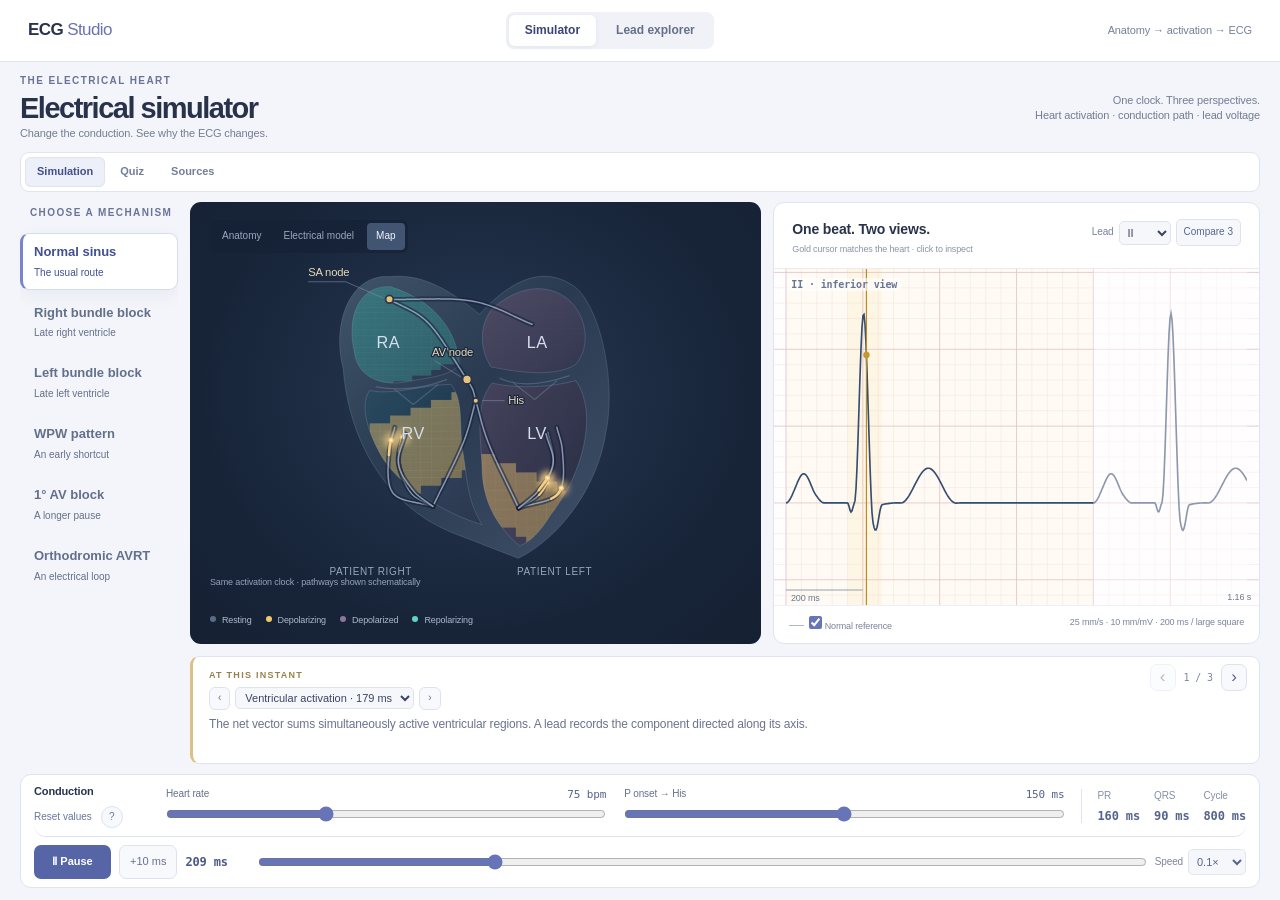
<file: docs/index.html>
<!DOCTYPE html>
<html lang="en">
<head>
<meta charset="UTF-8">
<meta name="viewport" content="width=device-width, initial-scale=1.0">
<title>ECG Studio — Electrical Simulator</title>
<style>
/* ── Color tokens ── */
:root {
  --bg:        #0d1117;
  --surface:   #161b22;
  --surface2:  #21262d;
  --border:    #30363d;
  --text:      #e6edf3;
  --text-dim:  #8b949e;
  --accent:    #58a6ff;
  --green:     #3fb950;
  --orange:    #f85149;
  --yellow:    #ffd166;
  --cyan:      #4ad7ff;
  --ecg-line:  #00ff7f;
  --ecg-grid:  rgba(255,150,150,0.18);
  --abnormal:  #3fb950;
  --missed:    #8b949e;
}
* { box-sizing: border-box; margin: 0; padding: 0; }
body {
  background: var(--bg);
  color: var(--text);
  font-family: 'Inter', system-ui, -apple-system, sans-serif;
  font-size: 13px;
  user-select: none;
  overflow: hidden;
  height: 100vh;
  display: flex;
  flex-direction: column;
}

/* ── Header ── */
#header {
  background: var(--surface);
  border-bottom: 1px solid var(--border);
  padding: 8px 16px;
  display: flex;
  align-items: center;
  gap: 16px;
  flex-wrap: wrap;
  flex-shrink: 0;
  z-index: 10;
}
#header h1 {
  font-size: 14px;
  font-weight: 600;
  color: var(--accent);
  white-space: nowrap;
  flex-shrink: 0;
}
.hctl { display: flex; align-items: center; gap: 6px; }
.hctl label { color: var(--text-dim); font-size: 12px; white-space: nowrap; }
.hctl select {
  background: var(--surface2);
  border: 1px solid var(--border);
  color: var(--text);
  padding: 4px 8px;
  border-radius: 4px;
  font-size: 12px;
  cursor: pointer;
}
.hctl input[type=range] { width: 110px; cursor: pointer; accent-color: var(--accent); }
#bpm-readout {
  font-size: 28px;
  font-weight: 700;
  color: #ff6b8a;
  letter-spacing: -1px;
  min-width: 90px;
  line-height: 1;
}
#bpm-unit { font-size: 13px; font-weight: 500; color: var(--text-dim); margin-left: 2px; }
#speed-readout {
  font-size: 16px;
  font-weight: 600;
  color: var(--accent);
  min-width: 36px;
}
.sep { width: 1px; height: 28px; background: var(--border); flex-shrink: 0; }
.hbtn { background: var(--surface2); color: var(--text); border: 1px solid var(--border);
        padding: 4px 10px; border-radius: 4px; font-size: 12px; cursor: pointer; }
.hbtn:hover { border-color: var(--accent); color: var(--accent); }

/* ── Main layout ── 3D + ECG stacked vertically, info pane on the right */
#main {
  display: grid;
  grid-template-columns: 1fr 280px;
  grid-template-rows: 1fr 1fr;
  grid-template-areas:
    "scene info"
    "ecg   info";
  flex: 1;
  overflow: hidden;
  min-height: 0;
}
#scene-pane { grid-area: scene; }
#ecg-pane   { grid-area: ecg;   border-left: none; border-top: 1px solid var(--border); }
#info-pane  { grid-area: info;  border-left: 1px solid var(--border); }
@media (max-width: 900px) {
  #main {
    grid-template-columns: 1fr;
    grid-template-rows: 340px 1fr auto;
    grid-template-areas: "scene" "ecg" "info";
    overflow-y: auto;
  }
  body { overflow: auto; height: auto; min-height: 100vh; }
  #info-pane { border-left: none; border-top: 1px solid var(--border); }
}
.ecg-cell { min-height: 60px; min-width: 80px; }
.ecg-cell.hidden-6lead { opacity: 0.35; filter: grayscale(0.6); pointer-events: none; }
.ecg-cell.hidden-6lead.abnormal { opacity: 0.55; }
.ecg-cell.hidden-6lead .cell-label::after { content: ' (hidden)'; color: var(--text-dim); font-weight: 400; font-size: 9px; }

/* ── 3D pane ── */
#scene-pane {
  position: relative;
  overflow: hidden;
  background: #070d14;
}
#scene-pane canvas { display: block; width: 100%; height: 100%; }
#label-container {
  position: absolute; inset: 0;
  pointer-events: none;
  overflow: hidden;
}
.label-pin {
  position: absolute;
  background: rgba(13,17,23,0.85);
  border: 1px solid var(--border);
  border-radius: 3px;
  padding: 1px 5px;
  font-size: 10px;
  font-weight: 600;
  pointer-events: auto;
  cursor: pointer;
  transform: translate(-50%, -100%);
  white-space: nowrap;
  transition: border-color 0.15s;
  z-index: 5;
}
.label-pin:hover { border-color: var(--accent); }
.label-pin.limb   { color: var(--yellow); border-color: rgba(255,209,102,0.4); }
.label-pin.precordial { color: var(--cyan); border-color: rgba(74,215,255,0.4); }
#infarct-tag {
  position: absolute;
  background: rgba(248,81,73,0.9);
  color: #fff;
  font-size: 10px;
  font-weight: 700;
  padding: 2px 6px;
  border-radius: 3px;
  pointer-events: none;
  display: none;
  letter-spacing: 1px;
  transform: translate(-50%, -100%);
}

/* ── ECG pane ── */
#ecg-pane {
  display: flex;
  flex-direction: column;
  background: var(--bg);
  border-left: 1px solid var(--border);
  overflow: hidden;
}
#ecg-grid {
  display: grid;
  grid-template-columns: 1fr 1fr 1fr;
  grid-template-rows: repeat(4, 1fr);
  flex: 1;
  gap: 4px;                       /* visible separation between leads */
  padding: 4px;
  background: #1a1f1d;            /* dark gutter color showing through gap + padding */
  min-height: 0;
}
#ecg-grid.mode-6 { grid-template-columns: 1fr 1fr; grid-template-rows: repeat(3, 1fr); }
.ecg-cell {
  position: relative;
  border: 2px solid #2a3a32;      /* thicker dark border around each lead */
  border-radius: 3px;
  overflow: hidden;
  background: #fff5ec;            /* match ECG paper bg so border reads cleanly */
  cursor: pointer;
  transition: border-color 0.2s;
}
.ecg-cell:hover { border-color: var(--accent); }
.ecg-cell.abnormal { border-color: #d8242a; box-shadow: 0 0 0 1px #d8242a inset; }
.ecg-cell.missed   { border-color: var(--missed); opacity: 0.5; }
.ecg-cell.selected {
  border-color: var(--accent);
  /* outline doesn't affect layout — keep border-width = 1px so canvas size stays stable */
  outline: 2px solid var(--accent);
  outline-offset: -1px;
  box-shadow: 0 0 14px rgba(88,166,255,0.45) inset;
}
.ecg-cell.selected.abnormal {
  outline-color: var(--accent);
  box-shadow: 0 0 14px rgba(63,185,80,0.55) inset;
}
.ecg-cell canvas   { display: block; width: 100%; height: 100%; }
.cell-label {
  position: absolute; top: 6px; left: 8px;
  font-size: 16px; font-weight: 900;
  pointer-events: none;
  letter-spacing: 0.8px;
  padding: 3px 9px;
  border-radius: 4px;
  background: rgba(20,28,24,0.92);
  color: #fff;
  box-shadow: 0 1px 4px rgba(0,0,0,0.4);
  font-family: ui-monospace, "SF Mono", Menlo, monospace;
}
.cell-label.limb       { background: #b8860b; color: #fff; } /* goldenrod pill — limb leads */
.cell-label.precordial { background: #1a6e8e; color: #fff; } /* teal pill — precordial leads */
.badge {
  position: absolute; top: 3px; right: 4px;
  font-size: 9px; font-weight: 700;
  padding: 1px 4px; border-radius: 2px;
  pointer-events: none;
}
.badge.abnormal { background: #d8242a; color: #fff; }
.badge.missed   { background: var(--missed); color: #fff; }

/* ── Info pane ── */
#info-pane {
  background: var(--surface);
  border-left: 1px solid var(--border);
  padding: 14px;
  overflow-y: auto;
  display: flex;
  flex-direction: column;
  gap: 12px;
  user-select: text;
}
#info-pane h2 { font-size: 14px; color: var(--accent); }
#info-body { font-size: 12px; line-height: 1.6; color: var(--text-dim); }
#miss-summary {
  background: var(--surface2);
  border: 1px solid var(--border);
  border-radius: 6px;
  padding: 10px;
  font-size: 11px;
  line-height: 1.6;
  color: var(--text-dim);
}
#miss-summary strong { color: var(--text); }

/* ── ECG focus overlay (double-click a lead to enlarge) ── */
#ecg-focus-overlay {
  position: fixed; inset: 0;
  background: rgba(2,6,2,0.88);
  z-index: 200;
  display: flex; align-items: center; justify-content: center;
  backdrop-filter: blur(4px);
}
#ecg-focus-card {
  width: min(92vw, 1400px);
  height: min(78vh, 720px);
  background: #050a05;
  border: 1px solid var(--border);
  border-radius: 10px;
  box-shadow: 0 20px 80px rgba(0,0,0,0.7);
  display: flex; flex-direction: column;
  overflow: hidden;
}
#ecg-focus-header {
  background: var(--surface2);
  padding: 10px 16px;
  display: flex; align-items: center; gap: 16px;
  border-bottom: 1px solid var(--border);
}
#ecg-focus-title { font-weight: 700; font-size: 18px; color: var(--accent); }
#ecg-focus-hint  { font-size: 11px; color: var(--text-dim); flex: 1; }
#ecg-focus-close {
  background: none; border: none; color: var(--text-dim);
  font-size: 22px; cursor: pointer; line-height: 1; padding: 0 4px;
}
#ecg-focus-close:hover { color: var(--text); }
#ecg-focus-canvas { flex: 0 1 auto; height: 55%; min-height: 200px; display: block; width: 100%; }
#ecg-focus-finding {
  flex: 1 1 auto;
  padding: 18px 28px 22px; font-size: 15px; line-height: 1.7;
  color: #e6ebe8; border-top: 1px solid var(--border);
  background: var(--surface2);
  min-height: 180px; max-height: 45%; overflow-y: auto;
}
#ecg-focus-finding ul { margin: 6px 0 0 0; padding-left: 22px; }
#ecg-focus-finding li { margin-bottom: 6px; }
#ecg-focus-finding span { display: inline-block; }
#ecg-focus-controls {
  background: var(--surface);
  padding: 8px 16px;
  display: flex; align-items: center; gap: 18px;
  border-bottom: 1px solid var(--border);
  font-size: 12px;
}
#ecg-focus-controls label {
  display: flex; align-items: center; gap: 6px;
  color: var(--text-dim);
}
#ecg-focus-controls input[type=range] { width: 120px; }
#ecg-focus-prev, #ecg-focus-next {
  font-size: 18px; padding: 2px 10px; line-height: 1;
}

/* ── Lead info popup ── */
#lead-popup {
  position: fixed;
  top: 120px; left: 60px;
  width: 320px;
  background: var(--surface);
  border: 1px solid var(--border);
  border-radius: 8px;
  box-shadow: 0 8px 32px rgba(0,0,0,0.6);
  z-index: 100;
  display: none;
  overflow: hidden;
}
#popup-titlebar {
  background: var(--surface2);
  padding: 8px 12px;
  display: flex;
  align-items: center;
  justify-content: space-between;
  cursor: grab;
  border-bottom: 1px solid var(--border);
  user-select: none;
}
#popup-titlebar:active { cursor: grabbing; }
#popup-title { font-weight: 700; font-size: 13px; color: var(--accent); }
#popup-close {
  background: none; border: none;
  color: var(--text-dim); cursor: pointer; font-size: 16px;
  line-height: 1; padding: 0 2px;
}
#popup-close:hover { color: var(--text); }
#popup-body {
  padding: 12px;
  font-size: 12px;
  line-height: 1.7;
  color: var(--text-dim);
  user-select: text;
}
#popup-body strong { color: var(--text); }
#popup-body .formula {
  background: var(--surface2);
  border-left: 3px solid var(--accent);
  padding: 6px 10px;
  margin: 6px 0;
  border-radius: 0 4px 4px 0;
  font-family: monospace;
  font-size: 11px;
  color: var(--cyan);
}

/* Scrollbar */
::-webkit-scrollbar { width: 6px; }
::-webkit-scrollbar-track { background: var(--bg); }
::-webkit-scrollbar-thumb { background: var(--border); border-radius: 3px; }

/* ── Quiz drag-select layer per cell ── */
.quiz-controls { display: none; }
.quiz-result-correct { box-shadow: inset 0 0 0 3px rgba(63,185,80,0.65) !important; }
.quiz-result-wrong   { box-shadow: inset 0 0 0 3px rgba(248,81,73,0.70) !important; }
.ecg-cell.quiz-mode canvas { cursor: crosshair; }
.quiz-popup {
  position: fixed; z-index: 500;
  background: #0e1612; border: 1px solid #3a5a4a; border-radius: 8px;
  padding: 8px; box-shadow: 0 8px 28px rgba(0,0,0,0.7);
  display: flex; flex-direction: column; gap: 4px; min-width: 180px;
}
.quiz-popup .qpop-title {
  color: #7ab8ff; font-size: 11px; font-weight: 700;
  text-transform: uppercase; letter-spacing: 0.05em; margin-bottom: 4px;
}
.quiz-popup button {
  background: #1a2620; color: #cdd9d3; border: 1px solid #3a5a4a;
  border-radius: 4px; padding: 6px 10px; font-size: 12px; text-align: left;
  cursor: pointer;
}
.quiz-popup button:hover { background: #243430; border-color: var(--accent); }
.quiz-popup .qpop-cancel {
  background: transparent; color: var(--text-dim); border: none; padding: 4px;
  font-size: 11px; text-align: center; margin-top: 2px;
}

/* Quiz submit & results */
#quiz-bar { display: none; background: var(--surface2); border-top: 1px solid var(--border);
            padding: 8px 14px; flex-shrink: 0; align-items: center; gap: 12px; }
#quiz-bar.visible { display: flex; }
#btn-submit-quiz { background: var(--accent); color: #000; border: none;
                   padding: 5px 14px; border-radius: 4px; font-size: 12px;
                   font-weight: 600; cursor: pointer; }
#btn-submit-quiz:hover { opacity: 0.85; }
#btn-next-quiz { background: var(--surface2); color: var(--text); border: 1px solid var(--border);
                 padding: 5px 12px; border-radius: 4px; font-size: 12px; cursor: pointer;
                 display: none; }
#btn-next-quiz:hover { border-color: var(--accent); color: var(--accent); }
#quiz-score-display { font-size: 13px; font-weight: 600; color: var(--text); }
</style>
<link rel="stylesheet" href="studio.css?v=9d0e864f1530">
<link rel="stylesheet" href="simulator.css?v=edf391fb3d6d">
</head>
<body data-workspace="simulator">

<!-- ── Header ── -->
<div id="header">
  <div class="studio-brand"><span class="brand-mark" aria-hidden="true">⌁</span><div><h1>ECG <span>Studio</span></h1><p class="studio-subtitle">Anatomy meets electricity</p></div></div>

  <div class="hctl">
    <label for="sel-scenario">Scenario</label>
    <select id="sel-scenario">
      <option value="normal">Normal Sinus Rhythm</option>
      <option value="inferior">Inferior MI</option>
      <option value="anterior">Anterior MI</option>
      <option value="septal">Septal MI</option>
      <option value="lateral">Lateral MI</option>
      <option value="posterior">Posterior MI</option>
      <option value="rv">Right Ventricular MI</option>
      <option value="afib">Atrial Fibrillation</option>
      <option value="vfib">Ventricular Fibrillation</option>
    </select>
  </div>

  <div class="sep"></div>

  <div class="hctl">
    <label for="sel-leads">Leads</label>
    <select id="sel-leads">
      <option value="12">12-Lead</option>
      <option value="6">6-Lead</option>
    </select>
  </div>

  <div class="sep"></div>

  <div class="hctl" style="gap:8px">
    <span id="bpm-readout">75</span><span id="bpm-unit">BPM</span>
    <div style="display:flex;flex-direction:column;gap:2px">
      <label for="sl-bpm" style="font-size:10px">Heart rate</label>
      <input type="range" id="sl-bpm" min="40" max="180" value="75" step="1">
    </div>
  </div>

  <div class="sep"></div>

  <div class="hctl">
    <label for="sl-speed">Speed</label>
    <input type="range" id="sl-speed" min="0.1" max="2.0" value="0.5" step="0.05">
    <span id="speed-readout">0.5×</span>
  </div>

  <div class="sep"></div>

  <button id="btn-pause" class="hbtn" title="Pause / resume the live trace (useful in quiz mode to examine still frames)">⏸ Pause</button>

  <div class="sep"></div>

  <div class="hctl">
    <label for="sel-mode">Mode</label>
    <select id="sel-mode">
      <option value="study">Study</option>
      <option value="quiz">Quiz</option>
    </select>
  </div>

  <button id="btn-variation" class="hbtn" title="Generate new waveform shapes at the same heart rate">↻ Variation</button>
</div>

<!-- ── Main ── -->
<div id="main">
  <!-- 3D Scene -->
  <div id="scene-pane">
    <div class="scene-heading"><span class="eyebrow">CARDIAC ANATOMY</span><h2>A different perspective.</h2><p>Explore the heart behind every lead.</p></div>
    <div class="scene-toolbar"><div class="scene-mode" role="group" aria-label="Anatomy view"><button data-view="heart" aria-pressed="false">Heart</button><button data-view="electrodes" aria-pressed="true">Electrodes</button></div></div>
    <div class="scene-footer"><div><span class="live-dot"></span><span id="scene-caption">Heart in chest · atlas alignment</span><small>Drag to orbit · scroll to zoom</small></div><div class="scene-actions"><button id="btn-rotate" aria-pressed="false" title="Toggle automatic rotation">Orbit</button><button id="btn-reset-view" title="Reset camera position">Reset view</button></div></div>
    <div id="body-status" role="status" aria-live="polite" hidden>Loading anatomical torso…</div>
    <div id="model-status" role="status" aria-live="polite">Loading anatomical model…</div>
    <a class="model-credit" href="https://humanatlas.io/3d-reference-library" target="_blank" rel="noopener noreferrer">Heart: Human Reference Atlas · CC BY 4.0</a>
    <a id="body-credit" class="model-credit body-credit" href="https://hubmapconsortium.github.io/ccf/pages/ccf-3d-reference-library.html" target="_blank" rel="noopener noreferrer" hidden>Body: Human Reference Atlas · CC BY 4.0</a>
    <div id="label-container"></div>
    <div id="infarct-tag">INFARCT</div>
  </div>

  <!-- ECG strips -->
  <div id="ecg-pane">
    <div class="trace-heading"><div><span class="eyebrow">ELECTRICAL ACTIVITY</span><h2>Every angle. One heartbeat.</h2></div><span class="trace-help">Select a lead to explore<br>Double-click to enlarge</span></div><div id="ecg-grid"></div>
    <div id="quiz-bar">
      <label style="display:flex;align-items:center;gap:6px;font-size:12px;color:var(--text-dim)">
        Diagnosis
        <select aria-label="Diagnosis" id="quiz-diagnosis" style="padding:4px 8px;background:var(--surface);color:var(--text);border:1px solid var(--border);border-radius:4px;font-size:12px">
          <option value="">— pick one —</option>
          <option value="normal">Normal sinus rhythm (no MI)</option>
          <option value="inferior">Inferior MI (RCA)</option>
          <option value="anterior">Anterior MI (LAD)</option>
          <option value="septal">Septal MI</option>
          <option value="lateral">Lateral MI (LCx)</option>
          <option value="posterior">Posterior MI</option>
          <option value="rv">Right Ventricular MI</option>
          <option value="afib">Atrial Fibrillation</option>
          <option value="vfib">Ventricular Fibrillation</option>
        </select>
      </label>
      <button id="btn-submit-quiz">Submit Answer</button>
      <span id="quiz-score-display"></span>
      <button id="btn-next-quiz">Next Scenario →</button>
    </div>
  </div>

  <!-- Info pane -->
  <div id="info-pane">
    <h2 id="info-title">Normal Sinus Rhythm</h2>
    <div id="info-body"></div>
    <div id="miss-summary"></div>
  </div>
</div>

<!-- Lead info popup -->
<div id="lead-popup" role="dialog" aria-labelledby="popup-title" tabindex="-1">
  <div id="popup-titlebar">
    <span id="popup-title">Lead I</span>
    <button id="popup-close">×</button>
  </div>
  <div id="popup-body"></div>
</div>

<div id="ecg-focus-overlay" style="display:none;">
  <div id="ecg-focus-card">
    <div id="ecg-focus-header">
      <button id="ecg-focus-prev" class="hbtn" title="Previous lead">‹</button>
      <span id="ecg-focus-title">Lead</span>
      <button id="ecg-focus-next" class="hbtn" title="Next lead">›</button>
      <span id="ecg-focus-hint">double-click any lead to focus · ← → to switch · Space to pause · Esc to close</span>
      <button id="ecg-focus-close">×</button>
    </div>
    <div id="ecg-focus-controls">
      <label>BPM <span id="focus-bpm-readout">75</span>
        <input type="range" id="focus-sl-bpm" min="40" max="180" value="75" step="1">
      </label>
      <label>Speed <span id="focus-speed-readout">0.5×</span>
        <input type="range" id="focus-sl-speed" min="0.1" max="2.0" value="0.5" step="0.05">
      </label>
      <button id="focus-btn-pause" class="hbtn" title="Pause / play (Space)">⏸ Pause</button>
    </div>
    <canvas id="ecg-focus-canvas"></canvas>
    <div id="ecg-focus-finding"></div>
  </div>
</div>

<script src="lib/three.min.js?v=9274bbcec8d9"></script>
<script src="lib/OrbitControls.js?v=02bb4ade710f"></script>
<script src="lib/GLTFLoader.js?v=5c15967ba830"></script>
<script src="lib/RoomEnvironment.js?v=94fd17363598"></script>
<script src="heart-anatomy.js?v=305c32bd4d14"></script>
<script>
'use strict';

// ─────────────────────────────────────────────
//  CONSTANTS & DATA
// ─────────────────────────────────────────────

const LEADS_12 = ['I','II','III','aVR','aVL','aVF','V1','V2','V3','V4','V5','V6'];
const LEADS_6  = ['I','II','III','aVR','aVL','aVF'];

// RL is the neutral electrode, not a diagnostic lead.
const ELECTRODE_LEADS = {
  RA:'aVR', LA:'aVL', LL:'aVF',
  V1:'V1', V2:'V2', V3:'V3', V4:'V4', V5:'V5', V6:'V6',
};

// Diagrammatic chest landmarks, projected onto the actual skin mesh after load.
// Limb electrodes use a torso projection; precordials wrap around the left chest.
const ELEC_DEFS = {
  RA: { pos: [-.56, .52, .40], label:'RA', type:'limb' },
  LA: { pos: [ .56, .52, .40], label:'LA', type:'limb' },
  RL: { pos: [-.48,-.88, .50], label:'RL', type:'limb' },
  LL: { pos: [ .48,-.88, .50], label:'LL', type:'limb' },
  V1: { pos: [-.065,.18, .55], label:'V1', type:'precordial' },
  V2: { pos: [ .065,.18, .55], label:'V2', type:'precordial' },
  V3: { pos: [ .22, .09, .55], label:'V3', type:'precordial' },
  V4: { pos: [ .38, 0, .50], label:'V4', type:'precordial' },
  V5: { pos: [ .64, 0, .28], label:'V5', type:'precordial' },
  V6: { pos: [ .72, 0, .05], label:'V6', type:'precordial' },
};

// Wilson central terminal components
// Lead computation: { pos: electrode(s) contributing positively, neg: negative side }
const LEAD_COMPUTATION = {
  'I':   { type:'bipolar',   pos:['LA'], neg:['RA'] },
  'II':  { type:'bipolar',   pos:['LL'], neg:['RA'] },
  'III': { type:'bipolar',   pos:['LL'], neg:['LA'] },
  'aVR': { type:'augmented', pos:['RA'], neg:['LA','LL'], label:'aVR = RA − (LA+LL)/2' },
  'aVL': { type:'augmented', pos:['LA'], neg:['RA','LL'], label:'aVL = LA − (RA+LL)/2' },
  'aVF': { type:'augmented', pos:['LL'], neg:['RA','LA'], label:'aVF = LL − (RA+LA)/2' },
  'V1':  { type:'precordial', elec:'V1', neg:['RA','LA','LL'] },
  'V2':  { type:'precordial', elec:'V2', neg:['RA','LA','LL'] },
  'V3':  { type:'precordial', elec:'V3', neg:['RA','LA','LL'] },
  'V4':  { type:'precordial', elec:'V4', neg:['RA','LA','LL'] },
  'V5':  { type:'precordial', elec:'V5', neg:['RA','LA','LL'] },
  'V6':  { type:'precordial', elec:'V6', neg:['RA','LA','LL'] },
};

// Representative teaching regions in original HRA meters. Coronary territories vary;
// these are local highlights, not a patient-specific perfusion segmentation.
const TERRITORY = {
  inferior:  { source:[.046,.432,.032], chamber:'LV', r:.024, motion:'hypokinetic' },
  anterior:  { source:[.057,.468,.070], chamber:'LV', r:.024, motion:'akinetic' },
  septal:    { source:[.033,.458,.053], chamber:'septum', r:.025, motion:'akinetic' },
  lateral:   { source:[.073,.463,.032], chamber:'LV', r:.025, motion:'hypokinetic' },
  posterior: { source:[.040,.473,.004], chamber:'LV', r:.025, motion:'hypokinetic' },
  rv:        { source:[.006,.466,.074], chamber:'RV', r:.025, motion:'dyskinetic' },
};

// Scenario definitions
const SCENARIOS = {
  normal: {
    title: 'Normal Sinus Rhythm',
    body: 'All 12 leads show normal sinus rhythm. P waves are upright in I, II, aVF. PR interval 120–200 ms. QRS < 120 ms. T waves concordant with QRS.',
    st: { I:0,II:0,III:0,aVR:0,aVL:0,aVF:0,V1:0,V2:0,V3:0,V4:0,V5:0,V6:0 },
    abnormal: [],
    territory: null,
    missNote6: 'All 6 limb leads are normal. No ST changes visible in 6-lead mode. 12-lead adds precordial coverage — no difference here.',
    miss12: '',
  },
  inferior: {
    title: 'Inferior MI (RCA Occlusion)',
    body: 'ST elevation in II, III, aVF indicates occlusion of the right coronary artery (RCA) supplying the inferior wall. Reciprocal ST depression in I and aVL.',
    st: { I:-0.8,II:2.2,III:2.5,aVR:0,aVL:-1.0,aVF:2.0,V1:0.3,V2:0,V3:0,V4:0,V5:0,V6:0 },
    abnormal: ['II','III','aVF','I','aVL'],
    territory: 'inferior',
    missNote6: '6-lead captures II, III, aVF (ST elevation) and I, aVL (reciprocal depression) — inferior MI is fully visible in limb leads only.',
    miss12: 'In 12-lead: V1 shows slight ST elevation suggesting RV involvement. Precordials otherwise normal.',
  },
  anterior: {
    title: 'Anterior MI (LAD Occlusion)',
    body: 'ST elevation in V1–V4 with Q waves indicates proximal LAD occlusion affecting the anterior wall. Reciprocal depression in inferior leads.',
    st: { I:0.8,II:-0.5,III:-0.8,aVR:0,aVL:1.0,aVF:-0.5,V1:1.5,V2:2.8,V3:3.0,V4:2.2,V5:1.0,V6:0.3 },
    abnormal: ['V1','V2','V3','V4','V5','aVL'],
    territory: 'anterior',
    missNote6: '6-lead mode MISSES the diagnostic ST elevation in V1–V4. Only aVL shows subtle change. Anterior MI is largely invisible in 6-lead!',
    miss12: '12-lead reveals extensive anterior ST elevation across V1–V5, confirming proximal LAD occlusion.',
  },
  septal: {
    title: 'Septal MI (LAD septal branches)',
    body: 'ST elevation in V1–V2 with loss of septal Q waves in I and aVL indicates septal branch occlusion.',
    st: { I:0.3,II:0,III:0,aVR:0,aVL:0.5,aVF:0,V1:1.8,V2:2.0,V3:1.2,V4:0.4,V5:0,V6:0 },
    abnormal: ['V1','V2','V3'],
    territory: 'septal',
    missNote6: '6-lead mode MISSES V1–V3 ST elevation entirely. Septal MI appears normal on 6-lead — a dangerous miss!',
    miss12: '12-lead shows characteristic V1–V2 ST elevation. Septal involvement confirmed.',
  },
  lateral: {
    title: 'Lateral MI (LCx Occlusion)',
    body: 'ST elevation in I, aVL, V5–V6 with reciprocal changes in II, III, aVF indicates lateral wall MI from circumflex artery occlusion.',
    st: { I:1.5,II:-0.8,III:-1.0,aVR:0,aVL:2.0,aVF:-0.8,V1:0,V2:0,V3:0,V4:0.5,V5:1.8,V6:2.0 },
    abnormal: ['I','aVL','V5','V6'],
    territory: 'lateral',
    missNote6: '6-lead captures I and aVL elevation. MISSES high lateral V5–V6 elevation — partial diagnosis only without precordials.',
    miss12: '12-lead completes the picture with V5–V6 elevation, confirming lateral involvement.',
  },
  posterior: {
    title: 'Posterior MI (LCx/PDA)',
    body: 'Posterior MI shows reciprocal changes: ST depression and tall R waves in V1–V3. Direct changes only visible in posterior leads (V7–V9, not shown).',
    st: { I:0,II:0,III:0,aVR:0,aVL:0,aVF:0,V1:-2.0,V2:-2.5,V3:-1.8,V4:-0.8,V5:0,V6:0 },
    abnormal: ['V1','V2','V3'],
    territory: 'posterior',
    extraR: { V1:1.0, V2:0.8, V3:0.4 },
    missNote6: '6-lead shows NO changes in posterior MI. This diagnosis is COMPLETELY INVISIBLE in 6-lead mode — critical miss!',
    miss12: '12-lead reveals ST depression in V1–V3 with tall R waves — classic reciprocal posterior MI pattern.',
  },
  rv: {
    title: 'Right Ventricular MI',
    body: 'RV MI accompanies inferior MI (RCA occlusion). ST elevation in V1 with inferior ST elevation. Requires right-sided leads (V3R, V4R) for confirmation.',
    st: { I:-0.5,II:1.8,III:2.0,aVR:0,aVL:-0.8,aVF:1.8,V1:1.5,V2:0.5,V3:0,V4:-0.3,V5:-0.3,V6:-0.3 },
    abnormal: ['II','III','aVF','V1'],
    territory: 'rv',
    missNote6: '6-lead captures inferior elevation (II, III, aVF). MISSES V1 elevation that signals RV involvement — diagnosis incomplete.',
    miss12: '12-lead reveals V1 ST elevation alongside inferior changes — key RV MI indicator.',
  },
  afib: {
    title: 'Atrial Fibrillation (rhythm)',
    body: 'Irregularly irregular rhythm. No identifiable P waves — replaced by chaotic low-amplitude fibrillation waves. R-R intervals vary unpredictably. Ventricular response usually 100–160 bpm if untreated. Risk: stroke from atrial clot formation. NOTE: This is a rhythm diagnosis, not a localized infarct — the abnormality is visible on any single lead. The "need 12-lead" rule applies to localizing MI walls, NOT to diagnosing rhythm problems.',
    st: { I:0,II:0,III:0,aVR:0,aVL:0,aVF:0,V1:0,V2:0,V3:0,V4:0,V5:0,V6:0 },
    abnormal: ['I','II','III','aVR','aVL','aVF','V1','V2','V3','V4','V5','V6'],
    territory: null,
    rhythm: 'afib',
    missNote6: '6-lead is FULLY sufficient for diagnosing afib. So is a single-lead telemetry monitor or even an Apple Watch ECG. Lead count matters for MI localization, not for rhythm.',
    miss12: '12-lead adds nothing diagnostic for afib over 6-lead — both show the same irregularly-irregular rhythm with absent P waves.',
  },
  vfib: {
    title: 'Ventricular Fibrillation (rhythm)',
    body: 'CARDIAC ARREST. Chaotic, disorganized ventricular activity. No discernible P, QRS, or T waves — just a wandering, irregular squiggle. The heart is quivering, not pumping. Immediate defibrillation required. NOTE: Like afib, vfib is a rhythm diagnosis. It is unmistakable on a SINGLE lead — that\'s how AEDs and bedside monitors detect it. 6-lead, 12-lead, 1-lead — all see vfib equally well.',
    st: { I:0,II:0,III:0,aVR:0,aVL:0,aVF:0,V1:0,V2:0,V3:0,V4:0,V5:0,V6:0 },
    abnormal: ['I','II','III','aVR','aVL','aVF','V1','V2','V3','V4','V5','V6'],
    territory: null,
    rhythm: 'vfib',
    missNote6: '6-lead catches vfib obviously. Even a 1-lead AED monitor catches it — that\'s the whole point of AEDs. The "need 12-lead" rule is about MI wall localization, not rhythm.',
    miss12: '12-lead adds no diagnostic value for vfib over 6-lead. The chaotic pattern is the same on every lead.',
  },
};

// Per-lead baseline morphology parameters
// Each lead gets unique P/QRS/T amplitudes and shapes
const LEAD_MORPHOLOGY = {
  'I':   { P:0.12, Q:-0.05, R:0.80, S:-0.12, T:0.22, stBase:0 },
  'II':  { P:0.18, Q:-0.04, R:1.00, S:-0.10, T:0.28, stBase:0 },
  'III': { P:0.10, Q:-0.06, R:0.60, S:-0.15, T:0.18, stBase:0 },
  'aVR': { P:-0.12,Q: 0.05, R:-0.90,S: 0.10, T:-0.20,stBase:0 },
  'aVL': { P:0.06, Q:-0.04, R:0.55, S:-0.08, T:0.14, stBase:0 },
  'aVF': { P:0.15, Q:-0.05, R:0.85, S:-0.12, T:0.22, stBase:0 },
  'V1':  { P:0.08, Q: 0.00, R:0.18, S:-0.90, T:-0.12,stBase:0 },
  'V2':  { P:0.10, Q: 0.00, R:0.30, S:-0.80, T: 0.18,stBase:0 },
  'V3':  { P:0.12, Q:-0.02, R:0.60, S:-0.55, T: 0.28,stBase:0 },
  'V4':  { P:0.14, Q:-0.04, R:1.10, S:-0.30, T: 0.35,stBase:0 },
  'V5':  { P:0.13, Q:-0.05, R:1.00, S:-0.18, T: 0.30,stBase:0 },
  'V6':  { P:0.12, Q:-0.05, R:0.80, S:-0.12, T: 0.25,stBase:0 },
};

// Phase landmarks (0–1 within one beat)
const PH = {
  Pstart:0.05, Ppeak:0.12, Pend:0.20,
  PRseg:0.22,
  Qpeak:0.26, Rpeak:0.30, Speak:0.34,
  Jpoint:0.38, Tend:0.60,
  Tpeak:0.50,
};

// Gaussian helper
function gauss(x, mu, sigma, amp) {
  return amp * Math.exp(-0.5 * ((x - mu) / sigma) ** 2);
}

// One coherent simulated subject per variation, stable from beat to beat.
// These are illustrative contours, not a diagnostic or validated ECG model.
let variationSerial = 0;
function createMorphologyVariation() {
  const profile = variationSerial++ % 3;
  const jitter = (center, spread) => center + (Math.random() - .5) * spread;
  return {
    voltage: jitter([.72, 1.18, .92][profile], .10),
    pGain: jitter([.85, 1.05, .72][profile], .12),
    tGain: jitter([1.12, .68, 1.35][profile], .12),
    pWidth: jitter([.90, 1.05, .80][profile], .06),
    qrsWidth: jitter([.80, .95, 1.04][profile], .04),
    tRise: jitter([1.18, .86, 1.24][profile], .08),
    tFall: jitter([.76, .94, .80][profile], .06),
    sGain: jitter([1.18, .72, 1.02][profile], .12),
    transition: (Math.random() - .5) * 1.1,
    baseline: .012 + Math.random() * .012,
    noise: .002 + Math.random() * .004,
    phase: Math.random() * Math.PI * 2,
  };
}

function variedMorphology(lead) {
  const v = activeVariation?.morphology;
  let m = {...LEAD_MORPHOLOGY[lead]};
  if (!v) return m;
  // Shift the chest transition smoothly, retaining the V1-to-V6 progression.
  if (lead.startsWith('V')) {
    const index = Math.max(1, Math.min(6, Number(lead[1]) + v.transition));
    const lo = Math.floor(index), hi = Math.ceil(index), f = index - lo;
    for (const wave of ['R','S']) {
      m[wave] = LEAD_MORPHOLOGY['V'+lo][wave] * (1-f) + LEAD_MORPHOLOGY['V'+hi][wave] * f;
    }
  }
  m.P *= v.pGain;
  m.Q *= v.voltage;
  m.R *= v.voltage;
  m.S *= v.voltage * v.sGain;
  m.T *= v.tGain;
  return m;
}

// Generate one beat worth of ECG samples
function generateBeat(lead, scenario, nSamples) {
  const sc = SCENARIOS[scenario];
  const m = variedMorphology(lead);
  const shape = activeVariation?.morphology;
  const qrsWidth = shape?.qrsWidth ?? 1;
  // ST units: scenario values in mm (1mm = 0.1mV); render scale ~0.15 per mm for clear visibility
  const baseShift = (sc.st[lead] || 0);
  const mul = (activeVariation && activeVariation.stMul && activeVariation.stMul[lead] != null)
    ? activeVariation.stMul[lead] : 1.0;
  const stShift = baseShift * mul * 0.18;
  const extraR  = sc.extraR ? (sc.extraR[lead] || 0) : 0;
  const out = new Float32Array(nSamples);
  for (let i = 0; i < nSamples; i++) {
    const ph = i / nSamples;
    let v = 0;
    // P wave
    v += gauss(ph, PH.Ppeak, 0.035 * (shape?.pWidth ?? 1), m.P);
    // Q
    v += gauss(ph, PH.Rpeak + (PH.Qpeak-PH.Rpeak)*qrsWidth, 0.012*qrsWidth, m.Q);
    // R
    v += gauss(ph, PH.Rpeak, 0.018*qrsWidth, m.R + extraR);
    // S
    v += gauss(ph, PH.Rpeak + (PH.Speak-PH.Rpeak)*qrsWidth, 0.015*qrsWidth, m.S);
    // ST elevation/depression: hold full amplitude through ST segment, taper into T
    const stStart = PH.Jpoint;        // 0.38
    const stPlateauEnd = PH.Tpeak - 0.06; // 0.44 — plateau through ST
    const stTaperEnd = PH.Tend;       // 0.60 — fade by end of T
    if (ph >= stStart && ph <= stTaperEnd) {
      let amp;
      if (ph <= stPlateauEnd) {
        // Quick rise to full amplitude
        amp = Math.min(1, (ph - stStart) / 0.02);
      } else {
        // Hold then taper through T
        amp = 1 - (ph - stPlateauEnd) / (stTaperEnd - stPlateauEnd);
      }
      v += stShift * Math.max(0, Math.min(1, amp));
    }
    // T wave (mild coupling to ST direction)
    const tWidth = ph < PH.Tpeak ? (shape?.tRise ?? 1) : (shape?.tFall ?? 1);
    v += gauss(ph, PH.Tpeak, 0.055*tWidth, m.T + stShift * 0.2);
    out[i] = v;
  }
  return out;
}

// ─────────────────────────────────────────────
//  LEAD INFO DATABASE
// ─────────────────────────────────────────────
const LEAD_INFO = {
  'I':   { formula:'I = LA − RA', desc:'Bipolar limb lead measuring potential difference between left arm (+) and right arm (−). Views the heart from 0°. Normal QRS is upright. Sensitive to lateral wall changes.' },
  'II':  { formula:'II = LL − RA', desc:'Bipolar limb lead: left leg (+) minus right arm (−). Views heart at +60°, closest to mean cardiac axis. Usually has tallest P and R waves. Key for inferior MI.' },
  'III': { formula:'III = LL − LA', desc:'Bipolar limb lead: left leg (+) minus left arm (−). Views at +120°. With II and aVF forms the inferior lead group. Can have variable QRS polarity.' },
  'aVR': { formula:'aVR = RA − (LA+LL)/2', desc:'Augmented unipolar lead from right arm. Views heart from −150° — opposite most other leads. All waves normally negative (P, QRS, T). aVR elevation = LMCA or proximal LAD occlusion.' },
  'aVL': { formula:'aVL = LA − (RA+LL)/2', desc:'Augmented unipolar lead from left arm. Views at −30°. Lateral lead companion to I. Small QRS may be normal. ST elevation in lateral MI; reciprocal depression in inferior MI.' },
  'aVF': { formula:'aVF = LL − (RA+LA)/2', desc:'Augmented unipolar lead from left foot. Views at +90° (inferior axis). Essential for inferior MI diagnosis alongside II and III. Upright P wave confirms normal sinus rhythm.' },
  'V1':  { formula:'V1 = chest electrode − Wilson CT', desc:'Right sternal border, 4th ICS. Normally small R then deep S (rS pattern) with inverted T. First precordial to show right heart activity. RBBB/LBBB pattern lead. Key for posterior MI (reciprocal tall R).' },
  'V2':  { formula:'V2 = chest electrode − Wilson CT', desc:'Left sternal border, 4th ICS. Transition zone lead. Deep S normally. Largest ST changes in anterior MI. R wave progression starts here.' },
  'V3':  { formula:'V3 = chest electrode − Wilson CT', desc:'Between V2 and V4. Transition zone — R≈S. Important for anterior/septal MI. R wave grows here in normal progression.' },
  'V4':  { formula:'V4 = chest electrode − Wilson CT', desc:'Mid-clavicular line, 5th ICS. Typically tallest R wave (R>S). Apex of heart region. Key for anterior MI. Poor R wave progression here is significant.' },
  'V5':  { formula:'V5 = chest electrode − Wilson CT', desc:'Anterior axillary line at V4 level. Lateral precordial lead. High voltage (LVH). R wave begins to decrease. Sensitive for lateral wall ischemia.' },
  'V6':  { formula:'V6 = chest electrode − Wilson CT', desc:'Mid-axillary line at V4 level. Most lateral precordial lead. Lateral MI pattern with V5. Normally upright QRS. Mirror of V1 in LBBB.' },
};

// ─────────────────────────────────────────────
//  APP STATE
// ─────────────────────────────────────────────
let currentScenario = 'normal';
let leadMode = '12';
let bpm = 75;
let speed = 0.5;
let activeVariation = null; // { stMul: {lead: number}, morphology: subject profile }
let appMode = 'study';      // 'study' | 'quiz'
let quizRevealed = false;   // true after Submit in quiz mode → ST band + ghost shown
let isPaused = false;       // pause flag (animation continues but ECG buffer stops advancing)
// Quiz drag-select state — { lead: [{ x1, x2, label }, ...] }, x in canvas-pixel space
let quizSelections = {};
const QUIZ_LABELS = {
  injury:     { text: 'ST elevation (injury)',  color: '#f85149' },
  reciprocal: { text: 'ST depression (mirror)', color: '#3b82f6' },
  no_p:       { text: 'No P wave (atrial issue)', color: '#a855f7' },
  irregular:  { text: 'Irregular rhythm',         color: '#eab308' },
  chaotic:    { text: 'Chaotic / no QRS',         color: '#ef4444' },
  qwave:      { text: 'Pathological Q wave',      color: '#f97316' },
  tinvert:    { text: 'T wave inversion',         color: '#06b6d4' },
};

// ECG ring buffers
const SAMPLE_RATE = 300; // samples/sec displayed
const WINDOW_SEC  = 3;
const WINDOW_SAMPLES = SAMPLE_RATE * WINDOW_SEC;
const ecgBuffers = {};
const healthyBuffers = {};   // parallel ring buffer of "healthy" sample at same phase, for ghost overlay
LEADS_12.forEach(l => {
  ecgBuffers[l]      = new Float32Array(WINDOW_SAMPLES);
  healthyBuffers[l]  = new Float32Array(WINDOW_SAMPLES);
});
// Parallel buffer of per-sample beat phase (0..1) — used by drawEcgStrip to highlight
// the ST-segment region of each visible beat.
const phaseBuffer = new Float32Array(WINDOW_SAMPLES);

// Clock
const clock = { t: 0, prevT: performance.now() / 1000 };

// ─────────────────────────────────────────────
//  THREE.JS SCENE SETUP
// ─────────────────────────────────────────────
// Studio lighting and a deliberately simplified anatomical teaching model.
const scenePaneEl = document.getElementById('scene-pane');
const renderer = new THREE.WebGLRenderer({ antialias: true, alpha: true });
renderer.setPixelRatio(Math.min(window.devicePixelRatio, 2));
renderer.outputEncoding = THREE.sRGBEncoding;
renderer.toneMapping = THREE.ACESFilmicToneMapping;
renderer.toneMappingExposure = .92;
renderer.physicallyCorrectLights = true;
renderer.setClearColor(0x151d2c, 0);
renderer.domElement.setAttribute('aria-label', 'Interactive 3D heart. Drag to rotate and scroll to zoom.');
scenePaneEl.insertBefore(renderer.domElement, scenePaneEl.firstChild);
const scene = new THREE.Scene();
const pmremGen = new THREE.PMREMGenerator(renderer);
const room = new THREE.RoomEnvironment();
scene.environment = pmremGen.fromScene(room, 0.06).texture;
pmremGen.dispose();
const camera = new THREE.PerspectiveCamera(36, 1, 0.01, 100);
const controls = new THREE.OrbitControls(camera, renderer.domElement);
controls.addEventListener('change', () => {
  const caption = document.getElementById('scene-caption');
  const text = HeartAnatomy.orientation(camera, controls.target);
  if (caption.textContent !== text) caption.textContent = text;
});
controls.enableDamping = true;
controls.dampingFactor = 0.085;
controls.zoomSpeed = 0.45;
controls.rotateSpeed = 0.6;
controls.enablePan = false;
controls.minDistance = 1.35;
controls.maxDistance = 7;
controls.autoRotateSpeed = 0.65;
const keyLight = new THREE.DirectionalLight(0xffe2d5, 2.2);
keyLight.position.set(-3, 4, 5);
scene.add(keyLight);
const fillLight = new THREE.DirectionalLight(0xffece4, 1.25);
fillLight.position.set(3, -1, 3);
scene.add(fillLight);
const rimLight = new THREE.DirectionalLight(0xffe9d9, 1.6);
rimLight.position.set(1, 3, -3);
scene.add(rimLight);
scene.add(new THREE.HemisphereLight(0xc4d6fa, 0x352333, 0.45));

// Segmented CC BY 4.0 HRA heart and vessels in the torso's coordinate frame.
const heartPivot = new THREE.Group();
heartPivot.position.set(0, .07, 0);
scene.add(heartPivot);
const heartUniforms = {
  heartBeat: {value: 0},
  territoryCenter: {value: new THREE.Vector3()},
  territoryRadius: {value: .22},
  territoryStrength: {value: 0},
  territoryMotion: {value: 1},
  territoryChamber: {value: 0},
};
let heartLoading = false;
let heartAnatomy = null;
function loadHeart() {
  if (heartLoading) return;
  heartLoading = true;
  const status = document.getElementById('model-status');
  status.hidden = false;
  status.innerHTML = '<span class="model-spinner" aria-hidden="true"></span><span>Loading anatomical model…</span>';
  new THREE.GLTFLoader().load('assets/heart.glb?v=hra-v1', gltf => {
    heartAnatomy = HeartAnatomy.prepare(THREE, gltf.scene, 1.32);
    heartAnatomy.entries.forEach(entry => {
      const {geometry, name, chamber} = entry;
      const material = HeartAnatomy.material(THREE, name);
      // Continuous lower-heart deformation keeps attached vessels aligned.
      // Motion is illustrative; source geometry is preserved at rest.
      // Territory emphasis is illustrative, not a segmented patient-specific model.
      material.onBeforeCompile = shader => {
        Object.assign(shader.uniforms, heartUniforms);
        shader.uniforms.chamberCode = {value: HeartAnatomy.codes[chamber] || 0};
        shader.uniforms.sourceCenter = {value: heartAnatomy.center};
        shader.uniforms.sourceScale = {value: heartAnatomy.scale};
        const shared = `uniform float heartBeat;
          uniform vec3 territoryCenter; uniform float territoryRadius;
          uniform float territoryStrength; uniform float territoryMotion;
          uniform float territoryChamber; uniform float chamberCode;
          uniform vec3 sourceCenter; uniform float sourceScale;
          varying vec3 vAnatomyPosition;`;
        shader.vertexShader = shared + '\n' + shader.vertexShader;
        shader.vertexShader = shader.vertexShader.replace('#include <begin_vertex>', `
          #include <begin_vertex>
          vAnatomyPosition = position;
          float sourceY = position.y / sourceScale + sourceCenter.y;
          float ventricularWeight = 1.0 - smoothstep(0.44, 0.48, sourceY);
          float eligible = 1.0 - step(0.1, abs(chamberCode - territoryChamber));
          float affectedWeight = (1.0 - smoothstep(territoryRadius * 0.35, territoryRadius, distance(position, territoryCenter))) * eligible;
          float localMotion = mix(1.0, territoryMotion, affectedWeight * territoryStrength);
          float contraction = 0.025 * heartBeat * ventricularWeight * localMotion;
          transformed.xz *= 1.0 - contraction;
          transformed.y += 0.012 * heartBeat * ventricularWeight * localMotion;
        `);
        shader.fragmentShader = shared + '\n' + shader.fragmentShader;
        shader.fragmentShader = shader.fragmentShader.replace('#include <emissivemap_fragment>', `
          #include <emissivemap_fragment>
          float eligible = 1.0 - step(0.1, abs(chamberCode - territoryChamber));
          float territoryWeight = (1.0 - smoothstep(territoryRadius * 0.35, territoryRadius, distance(vAnatomyPosition, territoryCenter))) * eligible;
          totalEmissiveRadiance += vec3(0.38, 0.065, 0.012) * territoryWeight * territoryStrength;
        `);
      };
      const mesh = new THREE.Mesh(geometry, material);
      mesh.name = name;
      mesh.userData.chamber = chamber;
      heartPivot.add(mesh);
    });
    setAnatomyView(anatomyView);
    buildInfarct(currentScenario);
    if (popupLead) buildLeadArrows(popupLead);
    heartLoading = false;
    status.hidden = true;
    scenePaneEl.dataset.modelState = 'ready';
  }, progress => {
    if (progress.total) status.lastElementChild.textContent = `Loading anatomical model… ${Math.round(progress.loaded / progress.total * 100)}%`;
  }, () => {
    heartLoading = false;
    scenePaneEl.dataset.modelState = 'error';
    status.innerHTML = '<span>Heart model could not load.</span><button type="button">Retry</button>';
    status.querySelector('button').addEventListener('click', loadHeart);
  });
}
loadHeart();

// Cropped Visible Human Male skin, preserving authored anatomy and proportions.
// Source meters -> viewer units: multiply by 4; center height at source y=0.44 m.
const torsoGroup = new THREE.Group();
scene.add(torsoGroup);
let bodyLoading = false;
let bodyReady = false;
function updateBodyStatus() {
  document.getElementById('body-status').hidden = anatomyView !== 'electrodes' || bodyReady;
}
function loadBody() {
  if (bodyLoading || bodyReady) return;
  bodyLoading = true;
  const status = document.getElementById('body-status');
  status.innerHTML = '<span class="model-spinner" aria-hidden="true"></span><span>Loading anatomical torso…</span>';
  new THREE.GLTFLoader().load('assets/torso.glb', gltf => {
    gltf.scene.traverse(node => {
      if (!node.isMesh) return;
      const material = new THREE.MeshPhysicalMaterial({
        color: 0xa7b6c9, roughness: .72, metalness: 0, envMapIntensity: .22,
        transparent: true, opacity: .48, depthWrite: false, side: THREE.FrontSide,
      });
      // A soft chest window reveals the heart while preserving body landmarks.
      material.onBeforeCompile = shader => {
        shader.vertexShader = 'varying vec3 vTorsoPosition;\n' + shader.vertexShader;
        shader.vertexShader = shader.vertexShader.replace('#include <begin_vertex>', '#include <begin_vertex>\nvTorsoPosition = position;');
        shader.fragmentShader = 'varying vec3 vTorsoPosition;\n' + shader.fragmentShader;
        shader.fragmentShader = shader.fragmentShader.replace('#include <color_fragment>', `
          #include <color_fragment>
          vec2 chestDistance = (vTorsoPosition.xy - vec2(0.075, 0.27)) / vec2(0.40, 0.48);
          float chestWindow = smoothstep(0.45, 1.2, length(chestDistance));
          float waistFade = smoothstep(-1.16, -0.99, vTorsoPosition.y);
          float neckFade = 1.0 - smoothstep(0.92, 1.02, vTorsoPosition.y);
          float armCutDistance = 0.4 * (vTorsoPosition.y / 4.0 + 0.44) - 0.9 * abs(vTorsoPosition.x / 4.0) + 0.13;
          float armFade = smoothstep(0.0, 0.018, armCutDistance);
          diffuseColor.a *= mix(0.08, 1.0, chestWindow) * waistFade * neckFade * armFade;
        `);
      };
      node.material = material;
      node.renderOrder = 2;
      torsoGroup.add(node);
      fitElectrodesToBody(node.geometry);
    });
    bodyReady = true; bodyLoading = false;
    scenePaneEl.dataset.bodyState = 'ready';
    updateBodyStatus();
  }, undefined, () => {
    bodyLoading = false;
    scenePaneEl.dataset.bodyState = 'error';
    status.innerHTML = '<span>Torso model could not load.</span><button type="button">Retry torso</button>';
    status.querySelector('button').addEventListener('click', loadBody);
    updateBodyStatus();
  });
}
function fitElectrodesToBody(geometry) {
  const surface = new THREE.Mesh(geometry, new THREE.MeshBasicMaterial({side: THREE.DoubleSide}));
  const raycaster = new THREE.Raycaster();
  Object.entries(ELEC_DEFS).forEach(([name, def]) => {
    if (name === 'V5' || name === 'V6') {
      raycaster.set(new THREE.Vector3(0, def.pos[1], .05), new THREE.Vector3(1, 0, name === 'V5' ? .62 : 0).normalize());
    } else {
      raycaster.set(new THREE.Vector3(def.pos[0], def.pos[1], 2), new THREE.Vector3(0, 0, -1));
    }
    const hit = raycaster.intersectObject(surface)[0];
    if (!hit) throw new Error(`Electrode ${name} does not intersect the torso`);
    const position = hit.point.clone().addScaledVector(hit.face.normal, .014);
    def.pos = position.toArray();
    elecMeshes[name].position.copy(position);
  });
  surface.material.dispose();
  // Selection can occur while the local torso asset is still loading.
  if (popupLead) buildLeadArrows(popupLead);
}

let anatomyView='electrodes';
const reducedMotion=window.matchMedia('(prefers-reduced-motion: reduce)');
function resetCamera() {
  controls.target.set(0,anatomyView==='heart'?.16:-.04,0);
  const aspect=scenePaneEl.clientWidth/Math.max(scenePaneEl.clientHeight,1);
  const distance=anatomyView==='heart'?Math.max(3.1,2.1/aspect):Math.max(4.8,3.0/aspect);
  camera.position.set(anatomyView==='heart'?.22:.15,.24,distance);
  controls.update();
}
function setAnatomyView(view) {
 anatomyView=view;torsoGroup.visible=view==='electrodes';
 // Same metric transform as torso: no independent orientation or placement adjustments.
 heartPivot.scale.setScalar(view==='electrodes' && heartAnatomy ? heartAnatomy.bodyScale : 1);
 if(view==='electrodes' && heartAnatomy) heartPivot.position.copy(heartAnatomy.bodyPosition);
 else heartPivot.position.set(0,.07,0);
 updateBodyStatus();
 document.getElementById('body-credit').hidden = view !== 'electrodes';
 document.getElementById('label-container').style.visibility=view==='electrodes'?'visible':'hidden';
 Object.values(elecMeshes).forEach(m=>{m.visible=view==='electrodes'&&(leadMode==='12'||!m.userData.precordial);});
 arrowGroup.visible=view==='electrodes';
 document.querySelectorAll('[data-view]').forEach(b=>b.setAttribute('aria-pressed',String(b.dataset.view===view)));
 document.getElementById('scene-caption').textContent=view==='heart'?'Heart · Human Reference Atlas':'Heart in chest · atlas alignment';
 resetCamera();
}
document.querySelectorAll('[data-view]').forEach(b=>b.addEventListener('click',()=>setAnatomyView(b.dataset.view)));
document.getElementById('btn-reset-view').addEventListener('click',resetCamera);
document.getElementById('btn-rotate').addEventListener('click',()=>{
 controls.autoRotate=!controls.autoRotate;
 document.getElementById('btn-rotate').setAttribute('aria-pressed',String(controls.autoRotate));
});

// ─────────────────────────────────────────────
//  ELECTRODES
// ─────────────────────────────────────────────
const elecMeshes = {};
const elecGeo = new THREE.SphereGeometry(0.025, 16, 12);
const elecMatLimb = new THREE.MeshStandardMaterial({
  color:0xffd166, emissive:0xffd166, emissiveIntensity:0.6, roughness:0.3, metalness:0.2
});
const elecMatPrec = new THREE.MeshStandardMaterial({
  color:0x4ad7ff, emissive:0x4ad7ff, emissiveIntensity:0.5, roughness:0.3, metalness:0.2
});
Object.entries(ELEC_DEFS).forEach(([name, def]) => {
  const mat = def.type === 'limb' ? elecMatLimb : elecMatPrec;
  const mesh = new THREE.Mesh(elecGeo, mat.clone());
  mesh.position.set(...def.pos);
  mesh.userData.precordial = def.type === 'precordial';
  scene.add(mesh);
  elecMeshes[name] = mesh;
});

// ─────────────────────────────────────────────
//  ELECTRODE DOM LABELS
// ─────────────────────────────────────────────
const labelContainer = document.getElementById('label-container');
const labelPins = {};
const labelLeaders = {};
const labelSvg = document.createElementNS('http://www.w3.org/2000/svg', 'svg');
labelSvg.setAttribute('class', 'electrode-leaders');
labelSvg.setAttribute('aria-hidden', 'true');
labelContainer.appendChild(labelSvg);
Object.entries(ELEC_DEFS).forEach(([name, def]) => {
  const pin = document.createElement('button');
  pin.className = `label-pin ${def.type}`;
  pin.textContent = def.label;
  pin.dataset.elec = name;
  pin.setAttribute('aria-label', `Explore electrode ${name}`);
  pin.addEventListener('click', () => showLeadPopupForElec(name, pin.getBoundingClientRect()));
  labelContainer.appendChild(pin);
  labelPins[name] = pin;
  if (def.type === 'precordial') {
    const line = document.createElementNS('http://www.w3.org/2000/svg', 'line');
    labelSvg.appendChild(line); labelLeaders[name] = line;
  }
});

function updateLabelPositions() {
  const w = renderer.domElement.clientWidth;
  const h = renderer.domElement.clientHeight;
  const chest = new THREE.Vector3(0, .18, .5).project(camera);
  const columnX = Math.min(w-24, (chest.x*.5+.5)*w + Math.min(w*.32,180));
  const chestY = (-chest.y*.5+.5)*h;
  Object.entries(ELEC_DEFS).forEach(([name, def]) => {
    const pos = new THREE.Vector3(...def.pos).project(camera);
    const x = (pos.x*.5+.5)*w, y = (-pos.y*.5+.5)*h;
    const pin = labelPins[name];
    const visible = pos.z < 1 && pin.dataset.hidden !== '1';
    let labelX = x, labelY = y-7;
    if (def.type === 'precordial') {
      const index = Number(name.slice(1));
      labelX = index === 1 ? x-44 : columnX;
      labelY = index === 1 ? y-10 : chestY-48+(index-2)*26;
      const line = labelLeaders[name];
      line.setAttribute('x1',x); line.setAttribute('y1',y);
      line.setAttribute('x2',labelX); line.setAttribute('y2',labelY-9);
      line.style.display = visible ? '' : 'none';
    }
    pin.style.left = labelX+'px'; pin.style.top = labelY+'px';
    pin.style.display = visible ? 'block' : 'none';
  });
}

// ─────────────────────────────────────────────
//  3D ELECTRODE PICKING — clicking the sphere itself opens the lead popup
// ─────────────────────────────────────────────
const _pickRaycaster = new THREE.Raycaster();
const _pickMouse     = new THREE.Vector2();

function _pickElectrode(clientX, clientY) {
  const rect = renderer.domElement.getBoundingClientRect();
  _pickMouse.x =  ((clientX - rect.left) / rect.width)  * 2 - 1;
  _pickMouse.y = -((clientY - rect.top)  / rect.height) * 2 + 1;
  _pickRaycaster.setFromCamera(_pickMouse, camera);
  const meshes = Object.values(elecMeshes).filter(m => m.visible);
  const hits = _pickRaycaster.intersectObjects(meshes, false);
  if (!hits.length) return null;
  // Find which electrode name corresponds to hit mesh
  const hitMesh = hits[0].object;
  return Object.keys(elecMeshes).find(n => elecMeshes[n] === hitMesh) || null;
}

renderer.domElement.addEventListener('click', e => {
  const name = _pickElectrode(e.clientX, e.clientY);
  if (name) showLeadPopupForElec(name, {left:e.clientX, right:e.clientX, top:e.clientY, bottom:e.clientY});
});

// Floating tooltip for hover targets (wand parts, etc.)
const sceneTooltipEl = document.createElement('div');
sceneTooltipEl.id = 'scene-tooltip';
sceneTooltipEl.style.cssText = `
  position:fixed; pointer-events:none; z-index:300;
  background:rgba(10,15,12,0.95); color:#cdd9d3;
  border:1px solid #2a3a32; border-radius:6px;
  padding:6px 10px; font-size:11px; line-height:1.4;
  max-width:280px; box-shadow:0 4px 16px rgba(0,0,0,0.6);
  display:none;
`;
document.body.appendChild(sceneTooltipEl);

function _pickHoverTarget(clientX, clientY) {
  if (anatomyView !== 'electrodes') return null;
  const rect = renderer.domElement.getBoundingClientRect();
  _pickMouse.x =  ((clientX - rect.left) / rect.width)  * 2 - 1;
  _pickMouse.y = -((clientY - rect.top)  / rect.height) * 2 + 1;
  _pickRaycaster.setFromCamera(_pickMouse, camera);
  // Electrodes first (so they win over wand if overlapping)
  const elecs = Object.values(elecMeshes).filter(m => m.visible);
  const elecHits = _pickRaycaster.intersectObjects(elecs, false);
  if (elecHits.length) {
    const hitMesh = elecHits[0].object;
    const name = Object.keys(elecMeshes).find(n => elecMeshes[n] === hitMesh);
    return { kind: 'electrode', name, tooltip: name === 'RL'
      ? 'Right leg electrode · ground / noise reduction · no diagnostic lead axis'
      : name ? `Click to view Lead ${ELECTRODE_LEADS[name]} formula and axis` : null };
  }
  // Wand pieces (axis cylinder, tip cone, neg dot)
  const wandHits = _pickRaycaster.intersectObjects(arrowGroup.children, false);
  for (const h of wandHits) {
    if (h.object.userData?.tooltip) return { kind: 'wand', tooltip: h.object.userData.tooltip };
  }
  return null;
}

renderer.domElement.addEventListener('pointermove', e => {
  const target = _pickHoverTarget(e.clientX, e.clientY);
  if (target?.tooltip) {
    sceneTooltipEl.textContent = target.tooltip;
    sceneTooltipEl.style.display = 'block';
    sceneTooltipEl.style.left = (e.clientX + 14) + 'px';
    sceneTooltipEl.style.top  = (e.clientY + 14) + 'px';
    renderer.domElement.style.cursor = target.kind === 'electrode' ? 'pointer' : 'help';
  } else {
    sceneTooltipEl.style.display = 'none';
    renderer.domElement.style.cursor = '';
  }
});
renderer.domElement.addEventListener('pointerleave', () => {
  sceneTooltipEl.style.display = 'none';
  renderer.domElement.style.cursor = '';
});

// ─────────────────────────────────────────────
//  INFARCT VISUALIZATION
// ─────────────────────────────────────────────
// Localized illustrative territory tint and motion; hidden before quiz reveal.
let infarctMarker = null;
let activeTerritory = null;
const infarctTag = document.getElementById('infarct-tag');

function buildInfarct(scenario) {
  heartUniforms.territoryStrength.value = 0;
  heartUniforms.territoryMotion.value = 1;
  if (infarctMarker) { heartPivot.remove(infarctMarker); infarctMarker = null; }
  infarctTag.style.display = 'none';
  activeTerritory = null;

  // Hide infarct visualization in quiz mode until reveal — would give away the answer
  if (appMode === 'quiz' && !quizRevealed) return;

  const terr = TERRITORY[scenario];
  if (!terr || !heartAnatomy) return;
  activeTerritory = terr;

  const center = heartAnatomy.toLocal(terr.source);
  heartUniforms.territoryCenter.value.copy(center);
  heartUniforms.territoryRadius.value = terr.r * heartAnatomy.scale;
  heartUniforms.territoryChamber.value = HeartAnatomy.codes[terr.chamber];
  heartUniforms.territoryStrength.value = 1;
  heartUniforms.territoryMotion.value = {akinetic: 0, hypokinetic: .4, dyskinetic: -.8}[terr.motion] ?? 1;
  infarctMarker = new THREE.Object3D();
  infarctMarker.position.copy(center);
  infarctTag.textContent = scenario === 'septal' ? 'SEPTUM · INTERNAL' : 'ILLUSTRATIVE REGION';
  heartPivot.add(infarctMarker);
}

function updateInfarctTag() {
  if (!infarctMarker) { infarctTag.style.display = 'none'; return; }
  // Get marker world position (parented to heartPivot now)
  const worldPos = new THREE.Vector3();
  infarctMarker.getWorldPosition(worldPos);
  worldPos.project(camera);
  const w = renderer.domElement.clientWidth;
  const h = renderer.domElement.clientHeight;
  const x = (worldPos.x * 0.5 + 0.5) * w;
  const y = (-worldPos.y * 0.5 + 0.5) * h;
  infarctTag.style.left = x + 'px';
  infarctTag.style.top  = (y - 8) + 'px';
  infarctTag.style.display = worldPos.z < 1 ? 'block' : 'none';
}

// ─────────────────────────────────────────────
//  LEAD VECTOR ARROWS
// ─────────────────────────────────────────────
const arrowGroup = new THREE.Group();
scene.add(arrowGroup);

function clearArrows() {
  while (arrowGroup.children.length) arrowGroup.remove(arrowGroup.children[0]);
}

function getElecPos(name) {
  return new THREE.Vector3(...ELEC_DEFS[name].pos);
}

function buildLeadArrows(leadName) {
  if (anatomyView !== 'electrodes') setAnatomyView('electrodes');
  clearArrows();
  const comp = LEAD_COMPUTATION[leadName];
  if (!comp) return;

  // Highlight involved electrodes by emissive boost
  Object.entries(elecMeshes).forEach(([n, m]) => {
    m.material.emissiveIntensity = 0.15;
    m.scale.setScalar(1);
  });
  const highlight = (n, color) => {
    const m = elecMeshes[n];
    if (!m) return;
    m.material.emissiveIntensity = 1.2;
    m.material.emissive = new THREE.Color(color);
    m.scale.setScalar(1.6);
  };

  // Heart center in WORLD coords (heartPivot.position is its world pos after normalization)
  const heartCenter = new THREE.Vector3();
  heartCenter.copy(heartAnatomy ? heartPivot.localToWorld(heartAnatomy.electricalCenter.clone()) : heartPivot.getWorldPosition(new THREE.Vector3()));

  if (comp.type === 'bipolar' || comp.type === 'augmented') {
    // Lead axis derived from ACTUAL electrode positions so the arrow visually aligns
    // with the connector lines: direction = (positive centroid) − (negative centroid),
    // projected onto the frontal plane (Z=0) since limb leads are a frontal-plane concept.
    const posMid = new THREE.Vector3();
    comp.pos.forEach(n => posMid.add(getElecPos(n)));
    posMid.divideScalar(comp.pos.length);
    const negMid = new THREE.Vector3();
    comp.neg.forEach(n => negMid.add(getElecPos(n)));
    negMid.divideScalar(comp.neg.length);
    const dir = posMid.clone().sub(negMid);
    dir.z = 0;                              // collapse to frontal plane
    dir.normalize();
    const axisLen = 0.85;                   // span heart with margin
    const halfLen = axisLen / 2;
    const negEnd = heartCenter.clone().sub(dir.clone().multiplyScalar(halfLen));
    const posEnd = heartCenter.clone().add(dir.clone().multiplyScalar(halfLen));

    // Gradient cylinder through heart: pink (neg pole side) → green (pos pole side)
    const axisGeo = new THREE.CylinderGeometry(0.007, 0.007, axisLen, 16, 1, true);
    const vCount = axisGeo.attributes.position.count;
    const colorArr = new Float32Array(vCount * 3);
    const posArr = axisGeo.attributes.position.array;
    const cNeg = new THREE.Color(0xff5c7a);
    const cPos = new THREE.Color(0x3fb950);
    for (let i = 0; i < vCount; i++) {
      const y = posArr[i * 3 + 1];          // -halfLen … +halfLen
      const t = (y + halfLen) / axisLen;     // 0 at neg, 1 at pos
      colorArr[i * 3]     = cNeg.r * (1 - t) + cPos.r * t;
      colorArr[i * 3 + 1] = cNeg.g * (1 - t) + cPos.g * t;
      colorArr[i * 3 + 2] = cNeg.b * (1 - t) + cPos.b * t;
    }
    axisGeo.setAttribute('color', new THREE.BufferAttribute(colorArr, 3));
    const axisMat = new THREE.MeshBasicMaterial({
      vertexColors: true, transparent: true, opacity: 0.85,
      depthWrite: false,
    });
    const axisCyl = new THREE.Mesh(axisGeo, axisMat);
    axisCyl.position.copy(heartCenter);
    axisCyl.quaternion.setFromUnitVectors(new THREE.Vector3(0, 1, 0), dir);
    axisCyl.userData.tooltip = `Lead ${leadName} axis · gradient = negative pole (pink) → positive pole (green) · arrow shows the directional vector along which this lead measures cardiac depolarization`;
    arrowGroup.add(axisCyl);

    // Tiny pink dot at negative end (small, just a marker)
    const negDot = new THREE.Mesh(
      new THREE.SphereGeometry(0.018, 14, 12),
      new THREE.MeshBasicMaterial({ color: 0xff5c7a, transparent: true, opacity: 0.9 })
    );
    negDot.position.copy(negEnd);
    negDot.userData.tooltip = `Lead ${leadName} negative pole — depolarization moving AWAY from this side produces a downward deflection on the trace`;
    arrowGroup.add(negDot);

    // Cone arrowhead at positive end (sharper, less chunky than sphere)
    const headLen = 0.07, headRad = 0.022;
    const headGeo = new THREE.ConeGeometry(headRad, headLen, 18, 1, true);
    const headMat = new THREE.MeshBasicMaterial({
      color: 0x3fb950, transparent: true, opacity: 0.95,
    });
    const head = new THREE.Mesh(headGeo, headMat);
    // Cone default points +Y; align to dir, place tip at posEnd (so cone center sits halfLen back)
    head.position.copy(posEnd).sub(dir.clone().multiplyScalar(headLen / 2));
    head.quaternion.setFromUnitVectors(new THREE.Vector3(0, 1, 0), dir);
    head.userData.tooltip = `Lead ${leadName} positive pole — depolarization moving TOWARD this arrow produces an upward (positive) deflection on the trace`;
    arrowGroup.add(head);

    // Solid color-coded connectors from each contributing electrode → heart center.
    // Green = positive pole, pink = negative pole. Makes lead derivation visible.
    const connectorMat = (color) => new THREE.LineBasicMaterial({
      color, transparent: true, opacity: 0.55,
    });
    const drawConnector = (electrodeName, color) => {
      const ePos = getElecPos(electrodeName);
      const geo = new THREE.BufferGeometry().setFromPoints([ePos, heartCenter]);
      arrowGroup.add(new THREE.Line(geo, connectorMat(color)));
      // small node dot near the electrode end so the connection reads clearly
      const dot = new THREE.Mesh(
        new THREE.SphereGeometry(0.018, 10, 8),
        new THREE.MeshBasicMaterial({ color })
      );
      dot.position.copy(ePos);
      arrowGroup.add(dot);
    };
    comp.pos.forEach(n => { highlight(n, 0x3fb950); drawConnector(n, 0x3fb950); });
    comp.neg.forEach(n => { highlight(n, 0xff5c7a); drawConnector(n, 0xff5c7a); });

    // For augmented leads, also show a thin pink line between the two negative
    // electrodes — that midpoint is the implicit reference (Goldberger's network).
    if (comp.type === 'augmented' && comp.neg.length === 2) {
      const a = getElecPos(comp.neg[0]);
      const b = getElecPos(comp.neg[1]);
      const midGeo = new THREE.BufferGeometry().setFromPoints([a, b]);
      const midMat = new THREE.LineDashedMaterial({
        color: 0xff5c7a, dashSize: 0.04, gapSize: 0.025,
        transparent: true, opacity: 0.4,
      });
      const midLine = new THREE.Line(midGeo, midMat);
      midLine.computeLineDistances();
      arrowGroup.add(midLine);
    }
  } else if (comp.type === 'precordial') {
    // Single cyan arrow from chest electrode into heart center — shows view direction.
    // Limb electrodes get a small pink emissive boost as visual reminder they form the
    // Wilson Central Terminal reference, but no 3D lines (WCT is an abstract average,
    // not a physical point — drawing it in space confuses the geometry).
    const posP = getElecPos(comp.elec);
    highlight(comp.elec, 0x4ad7ff);
    comp.neg.forEach(n => highlight(n, 0xff5c7a));
    const heartCenter = heartAnatomy ? heartPivot.localToWorld(heartAnatomy.electricalCenter.clone()) : heartPivot.getWorldPosition(new THREE.Vector3());
    const dir = heartCenter.clone().sub(posP).normalize();
    const len = posP.distanceTo(heartCenter);
    const arrow = new THREE.ArrowHelper(dir, posP, len, 0x4ad7ff, 0.10, 0.06);
    arrowGroup.add(arrow);
  }
}

// Reset electrode highlights when arrows cleared
const _origClearArrows = clearArrows;
clearArrows = function() {
  _origClearArrows();
  Object.entries(elecMeshes).forEach(([n, m]) => {
    const def = ELEC_DEFS[n];
    m.material.emissiveIntensity = def.type === 'limb' ? 0.6 : 0.5;
    m.material.emissive = new THREE.Color(def.type === 'limb' ? 0xffd166 : 0x4ad7ff);
    m.scale.setScalar(1);
  });
};

// ─────────────────────────────────────────────
//  QUIZ DRAG-SELECT
// ─────────────────────────────────────────────
// Live drag-rectangle state (during a drag, before the user picks a label).
let _activeDrag = null;  // { lead, x1, x2, canvas } — rendered as gray preview band

// Floating popup element for picking the abnormality label after a drag
let _quizPopupEl = null;

function _makeQuizPopup(x, y, lead, x1, x2) {
  if (_quizPopupEl) _quizPopupEl.remove();
  const pop = document.createElement('div');
  pop.className = 'quiz-popup';
  pop.style.left = Math.min(x, window.innerWidth - 220) + 'px';
  pop.style.top  = Math.min(y, window.innerHeight - 280) + 'px';
  pop.innerHTML = `<div class="qpop-title">What did you spot in ${lead}?</div>`;
  Object.entries(QUIZ_LABELS).forEach(([key, def]) => {
    const btn = document.createElement('button');
    btn.innerHTML = `<span style="display:inline-block;width:10px;height:10px;background:${def.color};border-radius:50%;margin-right:8px;vertical-align:middle"></span>${def.text}`;
    btn.onclick = () => {
      if (!quizSelections[lead]) quizSelections[lead] = [];
      quizSelections[lead].push({ x1, x2, label: key });
      _activeDrag = null;
      pop.remove(); _quizPopupEl = null;
    };
    pop.appendChild(btn);
  });
  const cancel = document.createElement('button');
  cancel.className = 'qpop-cancel';
  cancel.textContent = 'Cancel';
  cancel.onclick = () => { _activeDrag = null; pop.remove(); _quizPopupEl = null; };
  pop.appendChild(cancel);
  document.body.appendChild(pop);
  _quizPopupEl = pop;
}

function attachQuizDragSelect(canvas, lead, cell) {
  let dragging = false;
  let startX = 0;
  canvas.addEventListener('pointerdown', e => {
    if (quizRevealed) return;  // can't add selections after reveal
    e.stopPropagation();
    e.preventDefault();
    dragging = true;
    canvas.setPointerCapture(e.pointerId);
    const r = canvas.getBoundingClientRect();
    const cx = (e.clientX - r.left) * (canvas.width / r.width);
    startX = cx;
    _activeDrag = { lead, x1: cx, x2: cx, canvas };
  });
  canvas.addEventListener('pointermove', e => {
    if (!dragging) return;
    const r = canvas.getBoundingClientRect();
    const cx = (e.clientX - r.left) * (canvas.width / r.width);
    _activeDrag.x2 = cx;
  });
  canvas.addEventListener('pointerup', e => {
    if (!dragging) return;
    dragging = false;
    canvas.releasePointerCapture(e.pointerId);
    const r = canvas.getBoundingClientRect();
    const cx = (e.clientX - r.left) * (canvas.width / r.width);
    const x1 = Math.min(startX, cx);
    const x2 = Math.max(startX, cx);
    if (x2 - x1 < 8) {  // tap, not drag — clear selection at this position
      _activeDrag = null;
      _clearSelectionAt(lead, cx);
      return;
    }
    _makeQuizPopup(e.clientX, e.clientY, lead, x1, x2);
  });
  // Right-click on a selection removes it
  canvas.addEventListener('contextmenu', e => {
    if (quizRevealed) return;
    e.preventDefault();
    const r = canvas.getBoundingClientRect();
    const cx = (e.clientX - r.left) * (canvas.width / r.width);
    _clearSelectionAt(lead, cx);
  });
}

function _clearSelectionAt(lead, cx) {
  const arr = quizSelections[lead];
  if (!arr) return;
  quizSelections[lead] = arr.filter(s => !(cx >= s.x1 && cx <= s.x2));
}

function _drawQuizSelections(ctx, w, h, lead) {
  const arr = quizSelections[lead];
  if (arr) {
    arr.forEach(s => {
      const def = QUIZ_LABELS[s.label] || { color: '#888' };
      ctx.fillStyle = def.color + '55';   // 33% alpha
      ctx.fillRect(s.x1, 0, s.x2 - s.x1, h);
      ctx.strokeStyle = def.color;
      ctx.lineWidth = 1.5;
      ctx.strokeRect(s.x1 + 0.5, 0.5, s.x2 - s.x1 - 1, h - 1);
      // Label text
      ctx.fillStyle = def.color;
      ctx.font = '600 10px ui-monospace, monospace';
      ctx.fillText(s.label.toUpperCase(), s.x1 + 4, 12);
    });
  }
  // Live drag preview
  if (_activeDrag && _activeDrag.lead === lead) {
    const x1 = Math.min(_activeDrag.x1, _activeDrag.x2);
    const x2 = Math.max(_activeDrag.x1, _activeDrag.x2);
    ctx.fillStyle = 'rgba(150,200,255,0.25)';
    ctx.fillRect(x1, 0, x2 - x1, h);
    ctx.strokeStyle = 'rgba(150,200,255,0.85)';
    ctx.setLineDash([4, 3]);
    ctx.strokeRect(x1 + 0.5, 0.5, x2 - x1 - 1, h - 1);
    ctx.setLineDash([]);
  }
}

// ─────────────────────────────────────────────
//  ECG GRID SETUP
// ─────────────────────────────────────────────
const ecgGridEl = document.getElementById('ecg-grid');
const ecgCanvases = {};
const ecgCtxs = {};
let writeHead = 0; // current write position in ring buffer

function buildEcgGrid() {
  const _wasSelected = popupLead;
  ecgGridEl.innerHTML = '';
  // Always 3x4 grid with all 12 leads; dim V1-V6 when in 6-lead mode
  ecgGridEl.className = 'ecg-grid';

  LEADS_12.forEach(lead => {
    const cell = document.createElement('div');
    cell.className = 'ecg-cell';
    cell.id = `cell-${lead}`;
    const sc = SCENARIOS[currentScenario];
    const isAbnormal = sc.abnormal.includes(lead);
    const isHidden = leadMode === '6' && !LEADS_6.includes(lead);

    if (isAbnormal && appMode === 'study') {
      cell.classList.add('abnormal');
    }
    if (isHidden) cell.classList.add('hidden-6lead');

    const lbl = document.createElement('div');
    const comp = LEAD_COMPUTATION[lead];
    lbl.className = 'cell-label ' + (comp.type === 'precordial' ? 'precordial' : 'limb');
    lbl.textContent = lead;
    cell.appendChild(lbl);

    const canvas = document.createElement('canvas');
    cell.appendChild(canvas);
    ecgGridEl.appendChild(cell);
    ecgCanvases[lead] = canvas;
    ecgCtxs[lead] = canvas.getContext('2d');
    if (typeof attachWaveformHover === 'function') attachWaveformHover(canvas, lead);

    // Badge: ABNORMAL / MISSED — only in study mode (quiz mode hides them)
    if (appMode === 'study') {
      if (isHidden && isAbnormal) {
        const badge = document.createElement('div');
        badge.className = 'badge missed';
        badge.textContent = 'MISSED';
        cell.appendChild(badge);
      } else if (isAbnormal) {
        const badge = document.createElement('div');
        badge.className = 'badge abnormal';
        badge.textContent = 'ABNORMAL';
        cell.appendChild(badge);
      }
    }

    // Quiz mode: enable drag-select on canvas, suppress single-click popup
    if (appMode === 'quiz' && !isHidden) {
      cell.classList.add('quiz-mode');
      attachQuizDragSelect(canvas, lead, cell);
    }

    if (!isHidden) {
      cell.tabIndex = 0;
      cell.setAttribute('role', 'button');
      cell.setAttribute('aria-label', `Explore lead ${lead}. Press Enter to enlarge.`);
      cell.addEventListener('keydown', e => {
        if (e.key === 'Enter') { e.preventDefault(); openFocus(lead); }
      });
      // In quiz mode, single-click opens lead-info popup only via cell-label area
      // (clicking the canvas starts a drag-select). Suppress cell-wide click.
      if (appMode !== 'quiz') {
        cell.addEventListener('click', () => openLeadPopup(lead));
      }
      cell.addEventListener('dblclick', e => { e.preventDefault(); openFocus(lead); });
    }
  });
  // Re-apply selected highlight if popup still open after rebuild
  if (_wasSelected) setSelectedCell(_wasSelected);
  // Re-apply focus if open and lead still visible after rebuild
  if (focusedLead) {
    const stillVisible = !(leadMode === '6' && !LEADS_6.includes(focusedLead));
    if (!stillVisible) closeFocus();
  }
}

// ─────────────────────────────────────────────
//  ECG FOCUS OVERLAY (double-click to enlarge a lead)
// ─────────────────────────────────────────────
const focusOverlay  = document.getElementById('ecg-focus-overlay');
const focusCanvas   = document.getElementById('ecg-focus-canvas');
const focusCtx      = focusCanvas.getContext('2d');
const focusTitle    = document.getElementById('ecg-focus-title');
const focusFinding  = document.getElementById('ecg-focus-finding');
let focusedLead = null;

function resizeFocusCanvas() {
  if (!focusedLead) return;
  const r = focusCanvas.getBoundingClientRect();
  focusCanvas.width  = Math.floor(r.width);
  focusCanvas.height = Math.floor(r.height);
}

function openFocus(lead) {
  focusedLead = lead;
  focusTitle.textContent = `Lead ${lead}`;
  const sc = SCENARIOS[currentScenario];
  // In quiz mode, hide the explanation until submitted
  focusFinding.innerHTML = (appMode === 'quiz' && !quizRevealed)
    ? '<em style="color:var(--text-dim)">Explanation hidden in quiz mode — submit your answer first to reveal it.</em>'
    : leadExplanationHTML(lead, sc);
  focusOverlay.style.display = 'flex';
  syncFocusControls();
  // Wait one frame so layout settles, then size canvas
  requestAnimationFrame(() => { resizeFocusCanvas(); drawEcgStrip(lead, { canvas: focusCanvas, ctx: focusCtx }); });
}
function closeFocus() {
  focusedLead = null;
  focusOverlay.style.display = 'none';
}
document.getElementById('ecg-focus-close').addEventListener('click', closeFocus);
focusOverlay.addEventListener('click', e => { if (e.target === focusOverlay) closeFocus(); });
window.addEventListener('resize', () => { if (focusedLead) resizeFocusCanvas(); });

// Focus controls bound to global bpm/speed/paused
const focusBpmSlider    = document.getElementById('focus-sl-bpm');
const focusBpmReadout   = document.getElementById('focus-bpm-readout');
const focusSpeedSlider  = document.getElementById('focus-sl-speed');
const focusSpeedReadout = document.getElementById('focus-speed-readout');
const focusPauseBtn     = document.getElementById('focus-btn-pause');
const headerPauseBtn    = document.getElementById('btn-pause');

function syncPauseUI() {
  const txt = isPaused ? '▶ Play' : '⏸ Pause';
  if (focusPauseBtn) focusPauseBtn.textContent = txt;
  if (headerPauseBtn) headerPauseBtn.textContent = txt;
}
function togglePause() { isPaused = !isPaused; syncPauseUI(); }

function syncFocusControls() {
  focusBpmSlider.value   = bpm;
  focusBpmReadout.textContent = bpm;
  focusSpeedSlider.value = speed;
  focusSpeedReadout.textContent = speed.toFixed(2) + '×';
  syncPauseUI();
}
focusBpmSlider.addEventListener('input', () => {
  bpm = parseInt(focusBpmSlider.value);
  focusBpmReadout.textContent = bpm;
  const hdr = document.getElementById('sl-bpm');
  if (hdr) { hdr.value = bpm; document.getElementById('bpm-readout').textContent = bpm; }
});
focusSpeedSlider.addEventListener('input', () => {
  speed = parseFloat(focusSpeedSlider.value);
  focusSpeedReadout.textContent = speed.toFixed(2) + '×';
  const hdr = document.getElementById('sl-speed');
  if (hdr) { hdr.value = speed; document.getElementById('speed-readout').textContent = speed.toFixed(1) + '×'; }
});
focusPauseBtn.addEventListener('click', togglePause);
headerPauseBtn.addEventListener('click', togglePause);
// Spacebar shortcut (skip when typing in inputs)
window.addEventListener('keydown', e => {
  if (document.body.dataset.workspace === 'simulator') return;
  if (e.code === 'Space' && !['INPUT','SELECT','TEXTAREA','BUTTON'].includes(e.target.tagName)) {
    e.preventDefault(); togglePause();
  }
});

const ALL_LEADS_ORDER = ['I','II','III','aVR','aVL','aVF','V1','V2','V3','V4','V5','V6'];
function focusStep(delta) {
  if (!focusedLead) return;
  const visible = leadMode === '6' ? LEADS_6 : ALL_LEADS_ORDER;
  let i = visible.indexOf(focusedLead);
  if (i < 0) i = 0;
  i = (i + delta + visible.length) % visible.length;
  openFocus(visible[i]);
}
document.getElementById('ecg-focus-prev').addEventListener('click', () => focusStep(-1));
document.getElementById('ecg-focus-next').addEventListener('click', () => focusStep(+1));
window.addEventListener('keydown', e => {
  if (document.body.dataset.workspace === 'simulator') return;
  if (e.key === 'Escape' && focusedLead) { closeFocus(); return; }
  if (!focusedLead) return;
  if (e.key === 'ArrowLeft')  { e.preventDefault(); focusStep(-1); }
  if (e.key === 'ArrowRight') { e.preventDefault(); focusStep(+1); }
});

// ─────────────────────────────────────────────
//  ECG WAVEFORM REGION HOVER — phase-aware tooltips on canvas
// ─────────────────────────────────────────────
// Floating tooltip element for waveform-region hover
const ecgRegionTooltip = document.createElement('div');
ecgRegionTooltip.id = 'ecg-region-tooltip';
ecgRegionTooltip.style.cssText = `
  position:fixed; pointer-events:none; z-index:400;
  background:rgba(10,15,12,0.96); color:#cdd9d3;
  border:1px solid #3a5a4a; border-radius:6px;
  padding:8px 11px; font-size:11px; line-height:1.45;
  max-width:320px; box-shadow:0 4px 18px rgba(0,0,0,0.7);
  display:none;
`;
document.body.appendChild(ecgRegionTooltip);

// Map a beat phase (0–1) to a wave region + description
function ecgRegionAt(phase, lead, sc, stShift) {
  const within = (a, b) => phase >= a && phase <= b;
  // Phase landmarks roughly match PH constants
  if (within(0.04, 0.20)) return {
    name: 'P wave',
    desc: 'Atrial depolarization (the SA node firing spreads across both atria, contracting them to push blood into the ventricles). Normally upright in I, II, aVF; inverted in aVR.',
  };
  if (within(0.27, 0.36)) return {
    name: 'QRS complex',
    desc: 'Ventricular depolarization. Septum first (small Q), then the bulk of left ventricle (tall R), then the late activation of the right ventricle wall (small S). Normally <120 ms wide.',
  };
  if (within(0.36, 0.46)) {
    let extra = '';
    if (stShift > 0.3) extra = ` HERE: ST is elevated by ${stShift.toFixed(1)} mm — direct sign of acute injury current pointing TOWARD this lead.`;
    else if (stShift < -0.3) extra = ` HERE: ST is depressed by ${Math.abs(stShift).toFixed(1)} mm — reciprocal change (injury current pointing AWAY from this lead).`;
    return {
      name: 'ST segment',
      desc: 'The flat plateau between depolarization and repolarization. Normally sits AT the iso-electric baseline (0 mV). Any vertical shift here = ischemia/infarction.' + extra,
    };
  }
  if (within(0.46, 0.62)) return {
    name: 'T wave',
    desc: 'Ventricular repolarization (cells reset to resting potential). Normally upright and concordant with QRS direction. Inverted T waves can indicate ischemia.',
  };
  if (within(0.20, 0.27)) return {
    name: 'PR segment',
    desc: 'The pause between atrial depolarization and ventricular depolarization — AV node delays the signal so the ventricles have time to fill. Should be flat at baseline.',
  };
  return {
    name: 'TP segment',
    desc: 'The diastolic gap between heartbeats. Heart is electrically silent and refilling with blood. Used as the baseline reference for measuring ST shifts.',
  };
}

// Convert clientX over a canvas → phase value at that horizontal position
function canvasXToPhase(canvas, clientX) {
  const rect = canvas.getBoundingClientRect();
  const px = clientX - rect.left;
  const w  = canvas.width;
  if (w === 0) return null;
  // Same indexing as drawEcgStrip: bufIdx = (writeHead + floor(px*n/w)) % n
  const f = (px / rect.width) * w;
  const bufIdx = (writeHead + Math.floor(f * WINDOW_SAMPLES / w)) % WINDOW_SAMPLES;
  return phaseBuffer[bufIdx];
}

function attachWaveformHover(canvas, lead) {
  canvas.addEventListener('pointermove', e => {
    const phase = canvasXToPhase(canvas, e.clientX);
    if (phase === null) return;
    const sc = SCENARIOS[currentScenario];
    const stShift = effectiveSt(lead, sc);
    const region = ecgRegionAt(phase, lead, sc, stShift);
    ecgRegionTooltip.innerHTML = `
      <div style="color:#7ab8ff;font-weight:700;font-size:12px;margin-bottom:3px">
        Lead ${lead} · ${region.name}
      </div>
      <div>${region.desc}</div>
    `;
    ecgRegionTooltip.style.display = 'block';
    ecgRegionTooltip.style.left = Math.min(e.clientX + 16, window.innerWidth - 340) + 'px';
    ecgRegionTooltip.style.top  = Math.min(e.clientY + 16, window.innerHeight - 140) + 'px';
  });
  canvas.addEventListener('pointerleave', () => {
    ecgRegionTooltip.style.display = 'none';
  });
}

// Wire focus canvas hover (lead changes when openFocus runs)
function attachFocusHover() {
  // Clean up by replacing existing focusCanvas listeners — easier to just re-bind per open
  // We use a single closure-captured lead via wrapper.
  if (focusCanvas._hoverWired) return;
  focusCanvas._hoverWired = true;
  focusCanvas.addEventListener('pointermove', e => {
    if (!focusedLead) return;
    const phase = canvasXToPhase(focusCanvas, e.clientX);
    if (phase === null) return;
    const sc = SCENARIOS[currentScenario];
    const stShift = effectiveSt(focusedLead, sc);
    const region = ecgRegionAt(phase, focusedLead, sc, stShift);
    ecgRegionTooltip.innerHTML = `
      <div style="color:#7ab8ff;font-weight:700;font-size:12px;margin-bottom:3px">
        Lead ${focusedLead} · ${region.name}
      </div>
      <div>${region.desc}</div>
    `;
    ecgRegionTooltip.style.display = 'block';
    ecgRegionTooltip.style.left = Math.min(e.clientX + 16, window.innerWidth - 340) + 'px';
    ecgRegionTooltip.style.top  = Math.min(e.clientY + 16, window.innerHeight - 140) + 'px';
  });
  focusCanvas.addEventListener('pointerleave', () => {
    ecgRegionTooltip.style.display = 'none';
  });
}
attachFocusHover();

// ─────────────────────────────────────────────
//  ECG DRAWING
// ─────────────────────────────────────────────
function drawEcgPaperGrid(ctx, w, h) {
  // Real-ECG-paper look: small grid (1mm = 0.04s) light pink, major grid (5mm = 0.2s) bolder red.
  const cellW = w / (WINDOW_SEC / 0.04);
  const cellH = h / 10;
  ctx.strokeStyle = 'rgba(220,120,120,0.40)';
  ctx.lineWidth = 0.5;
  ctx.beginPath();
  for (let x = 0; x <= w + 0.5; x += cellW) { ctx.moveTo(x|0, 0); ctx.lineTo(x|0, h); }
  for (let y = 0; y <= h + 0.5; y += cellH) { ctx.moveTo(0, y|0); ctx.lineTo(w, y|0); }
  ctx.stroke();
  // Major grid
  const majW = cellW * 5;
  const majH = cellH * 5;
  ctx.strokeStyle = 'rgba(190,60,60,0.75)';
  ctx.lineWidth = 1;
  ctx.beginPath();
  for (let x = 0; x <= w + 0.5; x += majW) { ctx.moveTo(x|0, 0); ctx.lineTo(x|0, h); }
  for (let y = 0; y <= h + 0.5; y += majH) { ctx.moveTo(0, y|0); ctx.lineTo(w, y|0); }
  ctx.stroke();
}

function drawEcgStrip(lead, target) {
  // target = { canvas, ctx } overrides the default per-lead canvas (used for focus overlay)
  const canvas = target ? target.canvas : ecgCanvases[lead];
  if (!canvas) return;
  const ctx = target ? target.ctx : ecgCtxs[lead];
  const w = canvas.width;
  const h = canvas.height;
  if (w === 0 || h === 0) return;

  ctx.clearRect(0, 0, w, h);
  // Real ECG paper background — warm cream/pink
  ctx.fillStyle = '#fff5ec';
  ctx.fillRect(0, 0, w, h);

  drawEcgPaperGrid(ctx, w, h);

  const buf = ecgBuffers[lead];
  const sc  = SCENARIOS[currentScenario];
  const isAbnormal = sc.abnormal.includes(lead);
  const stShift = effectiveSt(lead, sc);
  const n = WINDOW_SAMPLES;

  // Per-beat ST-segment highlight band: tint pixels whose phase is inside the
  // J-point → T-end window of their beat. Red for elevation, blue for depression.
  // Quiz mode HIDES this — would give away the answer. Revealed only after submit
  // (quizRevealed flag). Also hidden during quiz answering phase.
  const showBand = (appMode === 'study') || quizRevealed;
  const rhythm = sc.rhythm || 'sinus';

  // Rhythm scenarios (afib/vfib) — full-strip tint since the whole trace is the issue
  if (showBand && rhythm !== 'sinus') {
    if (rhythm === 'vfib') {
      ctx.fillStyle = 'rgba(220,40,40,0.18)';
      ctx.fillRect(0, 0, w, h);
    } else if (rhythm === 'afib') {
      // Highlight the gap between QRS complexes (where the missing P wave should be).
      // Use phaseBuffer (which holds afib beat phase 0..1) and tint the early portion
      // of each beat (0.0 → 0.10) as "no P wave here".
      ctx.fillStyle = 'rgba(168,85,247,0.20)';  // purple — no P wave
      let runStart = -1;
      for (let px = 0; px < w; px++) {
        const bufIdx = (writeHead + Math.floor(px * n / w)) % n;
        const ph = phaseBuffer[bufIdx];
        const inGap = ph < 0.10;
        if (inGap && runStart < 0) runStart = px;
        else if (!inGap && runStart >= 0) {
          ctx.fillRect(runStart, 0, px - runStart, h);
          runStart = -1;
        }
      }
      if (runStart >= 0) ctx.fillRect(runStart, 0, w - runStart, h);
    }
  }

  if (showBand && isAbnormal && Math.abs(stShift) > 0.3) {
    const stMin = PH.Jpoint, stMax = PH.Tend;
    ctx.fillStyle = stShift > 0
      ? 'rgba(220,40,40,0.22)'
      : 'rgba(40,80,200,0.22)';
    let runStart = -1;
    for (let px = 0; px < w; px++) {
      const bufIdx = (writeHead + Math.floor(px * n / w)) % n;
      const ph = phaseBuffer[bufIdx];
      const inST = ph >= stMin && ph <= stMax;
      if (inST && runStart < 0) runStart = px;
      else if (!inST && runStart >= 0) {
        ctx.fillRect(runStart, 0, px - runStart, h);
        runStart = -1;
      }
    }
    if (runStart >= 0) ctx.fillRect(runStart, 0, w - runStart, h);
  }

  const midY = h * 0.5;
  const scale = h * 0.28;

  // Iso-electric reference line (subtle on paper bg)
  ctx.strokeStyle = 'rgba(60,40,40,0.18)';
  ctx.lineWidth = 1;
  ctx.setLineDash([3, 3]);
  ctx.beginPath();
  ctx.moveTo(0, midY);
  ctx.lineTo(w, midY);
  ctx.stroke();
  ctx.setLineDash([]);

  // Helper: sample the ring buffer at fractional pixel position with linear
  // interpolation. Without this, when canvas width > buffer samples (focus view),
  // adjacent pixels map to the same sample → staircase "TV interference" look.
  const sampleBuf = (b, px) => {
    const f  = px * n / w;
    const lo = Math.floor(f);
    const hi = lo + 1;
    const fr = f - lo;
    const a  = b[(writeHead + (lo % n)) % n];
    const c  = b[(writeHead + (hi % n)) % n];
    return a * (1 - fr) + c * fr;
  };

  // Healthy ghost overlay: translucent line showing what this lead looks like normal.
  // Hidden in quiz mode (also reveals answer). Shown after quiz submit.
  if (showBand && isAbnormal && Math.abs(stShift) > 0.3) {
    const hbuf = healthyBuffers[lead];
    ctx.beginPath();
    ctx.strokeStyle = 'rgba(40,90,180,0.85)';
    ctx.lineWidth = 1.6;
    ctx.setLineDash([5, 4]);
    for (let px = 0; px < w; px++) {
      const y = midY - sampleBuf(hbuf, px) * scale;
      if (px === 0) ctx.moveTo(px, y);
      else ctx.lineTo(px, y);
    }
    ctx.stroke();
    ctx.setLineDash([]);
  }

  // Draw actual waveform on top — black ink, like real ECG paper
  ctx.beginPath();
  ctx.strokeStyle = '#0a0a0a';
  ctx.lineWidth = 1.6;
  ctx.lineJoin = 'round';
  ctx.lineCap  = 'round';
  for (let px = 0; px < w; px++) {
    const y = midY - sampleBuf(buf, px) * scale;
    if (px === 0) ctx.moveTo(px, y);
    else ctx.lineTo(px, y);
  }
  ctx.stroke();

  // Quiz drag-select overlays (only in quiz mode, including live drag preview)
  if (appMode === 'quiz') _drawQuizSelections(ctx, w, h, lead);
}

// Territory → primary lead group (where direct injury current shows up)
const TERRITORY_LEADS = {
  inferior:  ['II','III','aVF'],
  anterior:  ['V1','V2','V3','V4','V5'],
  septal:    ['V1','V2','V3'],
  lateral:   ['I','aVL','V5','V6'],
  posterior: ['V7','V8','V9'],   // not displayed; V1-V3 carry reciprocal pattern
  rv:        ['V1','II','III','aVF'],
};
const TERRITORY_LABEL = {
  inferior: 'inferior wall',
  anterior: 'anterior wall',
  septal:   'septal',
  lateral:  'lateral wall',
  posterior:'posterior wall',
  rv:       'right ventricle',
};

// Per-scenario diagnostic clues — used in quiz feedback panel after submit
const SCENARIO_CLUES = {
  normal: [
    'Every lead has clear P → QRS → T sequence',
    'No ST shifts above or below the baseline',
    'Regular R-R intervals (heart rate steady)',
  ],
  inferior: [
    'ST ELEVATION in II, III, aVF (the three "inferior" leads)',
    'Reciprocal ST DEPRESSION in I and aVL',
    'No ST elevation in precordial leads (V1–V6)',
    'Cause: right coronary artery (RCA) blocked',
  ],
  anterior: [
    'ST ELEVATION across V1–V4 (sometimes V5)',
    'Reciprocal ST DEPRESSION in inferior leads (II, III, aVF)',
    'Largest ST shifts at V2–V3',
    'Cause: left anterior descending (LAD) blocked',
  ],
  septal: [
    'ST ELEVATION ONLY in V1–V2 (sometimes a tiny bit in V3)',
    'V4, V5, V6 look NORMAL',
    'Inferior leads usually normal',
    'Cause: septal branch of LAD blocked',
  ],
  lateral: [
    'ST ELEVATION in I, aVL, V5, V6',
    'Reciprocal DEPRESSION in inferior leads (II, III, aVF)',
    'V1–V3 normal',
    'Cause: left circumflex (LCx) blocked',
  ],
  posterior: [
    'ST DEPRESSION (NOT elevation!) in V1–V3 — this is the giveaway',
    'TALL R waves in V1–V3 (R bigger than S — abnormal there)',
    'No ST elevation anywhere on a standard 12-lead',
    'Direct evidence requires V7–V9 (posterior leads, not on standard ECG)',
    'Cause: LCx or right posterior descending artery blocked',
  ],
  rv: [
    'Inferior ST elevation (II, III, aVF) PLUS extra elevation in V1',
    'V1 elevation > V2 elevation (key tell)',
    'Often hypotensive (right ventricle failure)',
    'Cause: proximal RCA blocked, before RV branches',
  ],
  afib: [
    'NO P waves anywhere',
    'Irregularly-irregular R-R intervals (no pattern)',
    'Wavy baseline (fibrillation waves) replaces flat line',
    'QRS shapes still normal',
  ],
  vfib: [
    'NO recognizable P, QRS, or T waves',
    'Chaotic squiggle on every lead — heart is quivering',
    'Cardiac arrest — patient has no pulse',
    'Treatment: defibrillation NOW',
  ],
};

// Common diagnostic confusions — extra teaching tip when user picks A and answer is B
const DIFFERENTIAL_TIPS = {
  'septal_vs_posterior':
    '<div style="margin-top:8px;padding:6px 8px;background:rgba(255,209,102,0.10);border-radius:3px;font-size:11px"><strong style="color:#ffd166">Tip:</strong> Septal MI shows ST <strong>elevation</strong> in V1–V2. Posterior MI shows ST <strong>depression</strong> in V1–V3 (the mirror image, since direct posterior leads aren\'t on a standard 12-lead). Direction of the ST shift is the key.</div>',
  'posterior_vs_septal':
    '<div style="margin-top:8px;padding:6px 8px;background:rgba(255,209,102,0.10);border-radius:3px;font-size:11px"><strong style="color:#ffd166">Tip:</strong> Both involve V1–V3 changes — but septal MI <strong>elevates</strong> the ST line, posterior MI <strong>depresses</strong> it. Look at the direction of the ST shift.</div>',
  'inferior_vs_rv':
    '<div style="margin-top:8px;padding:6px 8px;background:rgba(255,209,102,0.10);border-radius:3px;font-size:11px"><strong style="color:#ffd166">Tip:</strong> Both elevate II/III/aVF. But RV MI ALSO elevates V1 (without elevating V2 much). If V1 is up alongside the inferior leads → RV involvement.</div>',
  'rv_vs_inferior':
    '<div style="margin-top:8px;padding:6px 8px;background:rgba(255,209,102,0.10);border-radius:3px;font-size:11px"><strong style="color:#ffd166">Tip:</strong> Pure inferior MI does NOT elevate V1. If you see V1 elevation alongside inferior elevation, the right ventricle is involved (proximal RCA block).</div>',
  'anterior_vs_septal':
    '<div style="margin-top:8px;padding:6px 8px;background:rgba(255,209,102,0.10);border-radius:3px;font-size:11px"><strong style="color:#ffd166">Tip:</strong> Septal = V1–V2 ONLY. Anterior = V1–V4 or wider. If V3 and V4 are elevated, it\'s anterior, not septal.</div>',
  'septal_vs_anterior':
    '<div style="margin-top:8px;padding:6px 8px;background:rgba(255,209,102,0.10);border-radius:3px;font-size:11px"><strong style="color:#ffd166">Tip:</strong> Anterior MI extends past V2 (V3 and V4 also elevated). Septal MI stays confined to V1–V2.</div>',
  'lateral_vs_anterior':
    '<div style="margin-top:8px;padding:6px 8px;background:rgba(255,209,102,0.10);border-radius:3px;font-size:11px"><strong style="color:#ffd166">Tip:</strong> Lateral elevates I + aVL + V5–V6. Anterior elevates V1–V4. Watch which precordials are involved and whether the high-lateral leads (I, aVL) are up.</div>',
  'afib_vs_vfib':
    '<div style="margin-top:8px;padding:6px 8px;background:rgba(255,209,102,0.10);border-radius:3px;font-size:11px"><strong style="color:#ffd166">Tip:</strong> Afib still has clear QRS spikes (just irregular). Vfib has NO recognizable QRS at all — pure chaos.</div>',
  'vfib_vs_afib':
    '<div style="margin-top:8px;padding:6px 8px;background:rgba(255,209,102,0.10);border-radius:3px;font-size:11px"><strong style="color:#ffd166">Tip:</strong> If you can still pick out individual heartbeats (QRS spikes), it\'s afib, not vfib. Vfib has no organized beats.</div>',
};

function effectiveSt(lead, sc) {
  const base = sc.st[lead] || 0;
  const mul = (activeVariation && activeVariation.stMul && activeVariation.stMul[lead] != null)
    ? activeVariation.stMul[lead] : 1.0;
  return base * mul;
}

function leadFindingText(lead, stShift, sc) {
  const mag = Math.abs(stShift).toFixed(1);
  const dir = stShift > 0 ? '↑' : '↓';
  const isPrimary = (TERRITORY_LEADS[sc.territory] || []).includes(lead);
  const tag = isPrimary
    ? `${TERRITORY_LABEL[sc.territory] || ''} injury`.trim()
    : 'reciprocal';
  return `ST${dir} ${mag}mm · ${tag}`;
}

// Build structured explanation pieces — used both for 2D title (plain text)
// and for the focus overlay (formatted HTML).
function leadExplanation(lead, sc) {
  const stShift = sc.st[lead] || 0;
  const mag = Math.abs(stShift).toFixed(1);
  const isPrimary = (TERRITORY_LEADS[sc.territory] || []).includes(lead);
  const region = TERRITORY_LABEL[sc.territory] || 'affected area';
  const isAbnormal = Math.abs(stShift) > 0.3;
  const rhythm = sc.rhythm || 'sinus';

  // Rhythm scenarios — every lead is "abnormal" the same way (rhythm = global finding)
  if (rhythm === 'vfib') {
    return {
      title: `Lead ${lead} — Ventricular Fibrillation`,
      finding: 'No recognizable heartbeat structure. The trace is a chaotic, wandering squiggle with no P waves, no QRS spikes, no T waves. This is CARDIAC ARREST — the heart muscle is quivering, not pumping.',
      whatYouSee: [
        'BLACK line — chaotic, irregular oscillation with NO repeating pattern.',
        'NO sharp tall spikes (which would be normal QRS complexes from organized ventricular contraction).',
        'NO flat baselines between beats — the line never settles.',
        'RED tinted background — marks this entire trace as abnormal.',
      ],
      whatItMeans: [
        'In a normal heart, an electrical signal sweeps top-to-bottom every second to make the lower chambers (ventricles) contract together.',
        'In vfib, that organized signal collapses. Millions of muscle fibers fire randomly, all out of sync. Result: the heart shakes like jelly instead of squeezing.',
        'No squeeze = no blood pumped = no pulse. The patient is clinically dead in seconds and dies in minutes without defibrillation (electric shock to reset the rhythm).',
        'CRITICAL: vfib is unmistakable on a single lead. AEDs (automated defibrillators in airports/gyms) detect vfib using just one or two pads.',
      ],
      mechanism: [
        'Cause: usually a heart attack (the dying tissue makes the surrounding muscle electrically unstable), severe electrolyte imbalance, or electrocution.',
        'Treatment: immediate CPR + defibrillation. Every minute of delay reduces survival ~10%.',
      ],
    };
  }
  if (rhythm === 'afib') {
    return {
      title: `Lead ${lead} — Atrial Fibrillation`,
      finding: 'No P waves before the QRS spikes (where the small bump for atrial contraction should be). Beats arrive at unpredictable intervals — sometimes close together, sometimes far apart ("irregularly irregular").',
      whatYouSee: [
        'BLACK line — sharp QRS spikes are present (lower chambers still beating), but spaced unevenly.',
        'NO discrete P waves (organized atrial depolarization) before the QRS complexes.',
        'PURPLE tinted bands — mark where the missing P wave should have been (just before each QRS).',
        'Wavy fluctuations in the baseline replace what should be a flat line — these are the fibrillation waves from chaotic atrial activity.',
      ],
      whatItMeans: [
        'In a normal heart, the upper chambers (atria) contract first to push blood into the lower chambers (ventricles). That contraction makes the small P wave on the ECG.',
        'In afib, the atria don\'t contract — they quiver chaotically. So no P wave appears.',
        'The lower chambers still beat (you still see QRS spikes), but they fire whenever a chaotic atrial signal happens to slip through. That\'s why R-R intervals are irregular.',
        'Patient often feels fine but is at HIGH stroke risk: stagnant blood in the quivering atria forms clots that can fly to the brain.',
      ],
      mechanism: [
        'Causes: aging, hypertension, valve disease, hyperthyroidism, alcohol, sleep apnea — anything that stretches or scars the atria.',
        'Treatment: rate control (slow the ventricles down), rhythm control (cardiovert back to normal), and ALWAYS anticoagulation (blood thinner) to prevent stroke.',
      ],
    };
  }

  if (!isAbnormal) {
    return {
      title: `Lead ${lead} — looks normal`,
      finding: 'This lead looks normal in this scenario.',
      whatYouSee: [
        'BLACK line — the live ECG signal from this lead.',
        'PINK GRID — standard ECG paper. Each tiny square = 0.04 seconds wide.',
        'FAINT DASHED LINE in the middle — the "zero" line. A healthy ECG returns to this line between heartbeat parts.',
      ],
      whatItMeans: [
        'P waves show atrial depolarization, the QRS shows ventricular depolarization, and T waves show ventricular repolarization. These are electrical events; muscle contraction follows activation.',
        activeVariation
          ? 'Wave heights and contours vary between simulated subjects. Mild baseline drift and recording noise are added here; the selected scenario has no ST shift in this lead.'
          : 'Between these bumps the signal returns toward its baseline. This example uses an idealized trace; real recordings need not look identical.',
      ],
      mechanism: [],
    };
  }

  const dirShort = stShift > 0 ? 'lifted UP' : 'pushed DOWN';
  const arrow = stShift > 0 ? '↑' : '↓';
  const tag = isPrimary ? 'DIRECT view of injury' : 'MIRROR of injury';

  return {
    title: `Lead ${lead} — line ${arrow} by ${mag} mm  (${tag})`,
    finding: isPrimary
      ? `The flat segment between heartbeat spikes is ${dirShort} by ${mag} mm. This lead points right at the ${region}, so it sees the damage directly.`
      : `The flat segment between heartbeat spikes is ${dirShort} by ${mag} mm. This lead is on the opposite side from where the damage is — what you see here is the damage's mirror image.`,
    whatYouSee: [
      'BLACK line — the live recording.',
      'GRAY line behind it — what this same lead would look like if the heart were healthy. The gap between black and gray is the abnormality.',
      `${stShift > 0 ? 'RED' : 'BLUE'} SHADED STRIPES — these mark the part of each heartbeat where the abnormality lives (the flat plateau just after the tall spike).`,
    ],
    whatItMeans: isPrimary
      ? [
          `Heart muscle in the ${region} is starved of blood — a heart attack in progress.`,
          `Damaged muscle creates a small electrical "leak" between heartbeats. This lead is pointed straight at the damage, so it picks up the leak as a ${mag} mm upward shift.`,
          `Quick rule: if the flat segment after the tall spike is clearly ABOVE the baseline in a lead overlooking a heart wall, that wall is likely under attack.`,
        ]
      : [
          `This lead doesn't see the damaged area directly — it's looking at the opposite side of the heart.`,
          `The same electrical leak that lifts other leads UP pushes this one DOWN, because of geometry: this lead's "view direction" is reversed.`,
          `On its own, this downward shift isn't a diagnosis — it's a clue that an injury is happening somewhere else. Look for other leads showing the matching upward shift to find it.`,
        ],
    mechanism: [
      'Background: every heartbeat starts when heart cells fire (a wave of electricity sweeps through them) and ends when they reset. The flat plateau in between should sit on the zero line because all the cells are at the same electrical state.',
      'When part of the heart is starved of blood, those cells can\'t reset properly. They sit at a different voltage from healthy cells — like a tiny battery between them.',
      'Leads pointed AT the damaged area record this as an UPWARD shift. Leads pointed AWAY record it as a DOWNWARD shift. Same heart attack, opposite shifts depending on where the lead is looking from.',
    ],
  };
}

// Plain-text version (backup — browser tooltip removed, but kept for any future use)
function leadHoverTooltip(lead, sc) {
  const ex = leadExplanation(lead, sc);
  const join = (b) => Array.isArray(b) ? b.join(' ') : (b || '');
  if (!ex.mechanism.length && ex.finding.startsWith('This lead looks normal')) return '';
  return [
    ex.title,
    'FINDING: ' + ex.finding,
    'WHAT YOU SEE: ' + join(ex.whatYouSee),
    'WHAT IT MEANS: ' + join(ex.whatItMeans),
    ex.mechanism.length ? 'WHY: ' + join(ex.mechanism) : '',
  ].filter(Boolean).join('\n\n');
}

// Rich HTML version for the focus overlay
function leadExplanationHTML(lead, sc) {
  const ex = leadExplanation(lead, sc);
  const renderBody = (b) => Array.isArray(b)
    ? '<ul style="margin:4px 0 0 0;padding-left:18px">' + b.map(item => `<li style="margin-bottom:4px">${item}</li>`).join('') + '</ul>'
    : b;
  const section = (label, body) => {
    if (!body || (Array.isArray(body) && !body.length)) return '';
    return `<div style="margin-top:14px">
      <span style="color:#7ab8ff;font-weight:700;letter-spacing:0.05em;font-size:11px;text-transform:uppercase">${label}</span>
      <div style="margin-top:4px">${renderBody(body)}</div>
    </div>`;
  };
  return `
    <div style="font-weight:700;color:#cdd9d3;font-size:16px;margin-bottom:6px">${ex.title}</div>
    ${section('Finding',         ex.finding)}
    ${section('What you see',    ex.whatYouSee)}
    ${section('What it means',   ex.whatItMeans)}
    ${section('Why this happens',ex.mechanism)}
  `;
}

function resizeEcgCanvases() {
  const leads = leadMode === '12' ? LEADS_12 : LEADS_6;
  leads.forEach(lead => {
    const canvas = ecgCanvases[lead];
    if (!canvas) return;
    const rect = canvas.parentElement.getBoundingClientRect();
    canvas.width  = Math.floor(rect.width);
    canvas.height = Math.floor(rect.height);
  });
}

// ─────────────────────────────────────────────
//  HEART PULSE ANIMATION
// ─────────────────────────────────────────────
function ventricleScale(phase) {
  // phase 0–1 within beat
  // Systolic contraction ~0.28–0.45, diastolic fill rest
  const systole = Math.max(0, Math.sin(Math.PI * Math.min(1, phase / 0.35)));
  const contract = 1.0 - 0.06 * systole;
  return contract;
}

// ─────────────────────────────────────────────
//  BEAT GENERATION & FILLING BUFFERS
// ─────────────────────────────────────────────
const BEAT_SAMPLES = 512; // samples per beat template
const beatTemplates = {};
const healthyBeatTemplates = {};   // baseline 'normal' shape per lead, for ghost overlay
let beatPhase = 0;     // 0–1 fraction within current beat
let beatSampleIdx = 0; // index within current beat template

function rebuildBeatTemplates() {
  LEADS_12.forEach(lead => {
    beatTemplates[lead] = generateBeat(lead, currentScenario, BEAT_SAMPLES);
  });
}
function buildHealthyTemplates() {
  LEADS_12.forEach(lead => {
    healthyBeatTemplates[lead] = generateBeat(lead, 'normal', BEAT_SAMPLES);
  });
}
rebuildBeatTemplates();
buildHealthyTemplates();

let _sampleDebt = 0;
let recordingTime = 0;

function recordingVariation(lead, t) {
  const v = activeVariation?.morphology;
  if (!v) return {gain:1, offset:0};
  const leadPhase = LEADS_12.indexOf(lead) * .37;
  const breathing = 2*Math.PI*.23*t + v.phase;
  return {
    gain: 1 + .018*Math.sin(breathing),
    offset: v.baseline*Math.sin(breathing + leadPhase*.2)
      + v.noise*(Math.sin(2*Math.PI*17.3*t + leadPhase)
      + .5*Math.sin(2*Math.PI*31.7*t + v.phase + leadPhase)),
  };
}

// Arrhythmia state — used by 'afib' and 'vfib' rhythm scenarios.
// Continuous time clock (sec) advanced one sample at a time.
let arrhythmiaTime = 0;
let afibBeatPhase  = 0;          // sec since last QRS
let afibBeatDur    = 0.7;        // sec until next QRS (re-randomized each beat)
let afibPrevPhaseFrac = 0;

function arrhythmiaSample(lead, rhythm) {
  // Vfib: chaotic sine sum + noise. No structure.
  if (rhythm === 'vfib') {
    const t = arrhythmiaTime;
    const leadOffset = lead.charCodeAt(0) * 0.13;
    return (
      (activeVariation?.morphology?.voltage ?? 1) * 0.55 * Math.sin(2 * Math.PI * 5.0  * t + leadOffset) +
      0.40 * Math.sin(2 * Math.PI * 7.3  * t + leadOffset * 1.7) +
      0.30 * Math.sin(2 * Math.PI * 11.1 * t + leadOffset * 2.3) +
      0.18 * Math.sin(2 * Math.PI * 14.7 * t + leadOffset * 0.9) +
      0.20 * (Math.random() - 0.5)
    );
  }
  // Afib: irregularly irregular QRS + T, no P wave. Baseline = fibrillation waves.
  const m = variedMorphology(lead);
  const ph = afibBeatPhase / afibBeatDur;        // 0..1 within current R-R
  let v = 0;
  // QRS centered at ~0.18 of the R-R interval
  v += gauss(ph, 0.17, 0.012, m.Q);
  v += gauss(ph, 0.19, 0.018, m.R);
  v += gauss(ph, 0.21, 0.015, m.S);
  // T wave at ~0.45
  v += gauss(ph, 0.45, 0.06, m.T * 0.9);
  // Fibrillation baseline waves (replace P): low-amp irregular oscillation
  v += 0.06 * Math.sin(2 * Math.PI * 6.5 * arrhythmiaTime + lead.charCodeAt(0) * 0.5);
  v += 0.04 * Math.sin(2 * Math.PI * 9.2 * arrhythmiaTime + 1.7);
  v += 0.025 * (Math.random() - 0.5);
  return v;
}

function advanceEcg(dt) {
  if (isPaused) return;
  const sc = SCENARIOS[currentScenario];
  const rhythm = sc.rhythm || 'sinus';
  const samplesPerBeat = SAMPLE_RATE * (60 / bpm);
  _sampleDebt += dt * SAMPLE_RATE;
  const samplesThisFrame = Math.floor(_sampleDebt);
  _sampleDebt -= samplesThisFrame;

  for (let s = 0; s < samplesThisFrame; s++) {
    const wIdx = writeHead % WINDOW_SAMPLES;
    recordingTime += 1 / SAMPLE_RATE;

    if (rhythm === 'sinus') {
      const tIdx = Math.floor((beatSampleIdx / samplesPerBeat) * BEAT_SAMPLES) % BEAT_SAMPLES;
      const ph = beatSampleIdx / samplesPerBeat;
      phaseBuffer[wIdx] = ph;
      LEADS_12.forEach(lead => {
        const recording = recordingVariation(lead, recordingTime);
        ecgBuffers[lead][wIdx] = beatTemplates[lead][tIdx]*recording.gain + recording.offset;
        healthyBuffers[lead][wIdx] = healthyBeatTemplates[lead][tIdx]*recording.gain + recording.offset;
      });
      beatSampleIdx++;
      if (beatSampleIdx >= samplesPerBeat) beatSampleIdx = 0;
      beatPhase = beatSampleIdx / samplesPerBeat;
    } else {
      // Arrhythmia path
      const dtSample = 1 / SAMPLE_RATE;
      arrhythmiaTime += dtSample;
      if (rhythm === 'afib') {
        afibBeatPhase += dtSample;
        if (afibBeatPhase >= afibBeatDur) {
          afibBeatPhase = 0;
          // Random R-R interval — irregularly irregular (60-180 bpm range)
          afibBeatDur = 0.33 + Math.random() * 0.67;
        }
      }
      phaseBuffer[wIdx] = rhythm === 'afib' ? (afibBeatPhase / afibBeatDur) : 0;
      LEADS_12.forEach(lead => {
        ecgBuffers[lead][wIdx]     = arrhythmiaSample(lead, rhythm);
        healthyBuffers[lead][wIdx] = 0;  // no "healthy version" reference for arrhythmias
      });
      beatPhase = phaseBuffer[wIdx];
    }
    writeHead = (writeHead + 1) % WINDOW_SAMPLES;
  }
}

// Replace the whole example immediately, including when paused. Never splice
// two different subjects into one strip; keep phase and reference buffers aligned.
function refillEcgBuffers() {
  const paused = isPaused;
  writeHead = 0; beatSampleIdx = 0; _sampleDebt = 0;
  recordingTime = 0; arrhythmiaTime = 0; afibBeatPhase = 0;
  isPaused = false;
  try { advanceEcg(WINDOW_SEC); } finally { isPaused = paused; }
}

// ─────────────────────────────────────────────
//  RENDERER RESIZE
// ─────────────────────────────────────────────
function resizeRenderer() {
  const w = scenePaneEl.clientWidth;
  const h = scenePaneEl.clientHeight;
  if (!w || !h) return;
  renderer.setSize(w, h, false);
  const previousAspect = camera.aspect;
  camera.aspect = w / h;
  if (Math.abs(previousAspect - camera.aspect) > .1) resetCamera();
  camera.updateProjectionMatrix();
}

const resizeObs = new ResizeObserver(() => {
  resizeRenderer();
  resizeEcgCanvases();
});
resizeObs.observe(scenePaneEl);
resizeObs.observe(document.getElementById('ecg-pane'));
resizeRenderer();

// ─────────────────────────────────────────────
//  SCENARIO CHANGE
// ─────────────────────────────────────────────
function applyScenario(name) {
  currentScenario = name;
  activeVariation = null; // reset variation when scenario changes
  rebuildBeatTemplates();
  buildHealthyTemplates();
  refillEcgBuffers();
  buildEcgGrid();
  setTimeout(resizeEcgCanvases, 50);
  buildInfarct(name);
  updateInfoPane();
}

function generateVariation() {
  const sc = SCENARIOS[currentScenario];
  const stMul = {};
  LEADS_12.forEach(l => {
    // Only jitter leads that have a non-zero ST shift in the scenario
    if (Math.abs(sc.st[l] || 0) > 0.1) {
      stMul[l] = 0.7 + Math.random() * 0.6; // 0.7× to 1.3×
    } else {
      stMul[l] = 1.0;
    }
  });
  activeVariation = { stMul, morphology: createMorphologyVariation() };
  rebuildBeatTemplates();
  buildHealthyTemplates();
  refillEcgBuffers();
  // Rebuild grid so badges/tooltips reflect new effective ST values
  buildEcgGrid();
  setTimeout(resizeEcgCanvases, 50);
  if (appMode === 'study') updateInfoPane();
}

// ─────────────────────────────────────────────
//  QUIZ MODE
// ─────────────────────────────────────────────
const QUIZ_STORAGE_KEY = 'ecg-quiz-stats-v1';

function loadQuizStats() {
  try { return JSON.parse(localStorage.getItem(QUIZ_STORAGE_KEY)) || {}; }
  catch { return {}; }
}

function saveQuizStats(scenario, perLead, diagRight) {
  const stats = loadQuizStats();
  if (!stats[scenario]) stats[scenario] = { leads: {}, diag: { right: 0, wrong: 0 } };
  // Migrate older shape if needed
  if (!stats[scenario].leads) {
    const old = stats[scenario];
    stats[scenario] = { leads: old, diag: { right: 0, wrong: 0 } };
  }
  Object.entries(perLead).forEach(([lead, r]) => {
    if (!stats[scenario].leads[lead]) stats[scenario].leads[lead] = { right: 0, wrong: 0 };
    if (r.right) stats[scenario].leads[lead].right++;
    else stats[scenario].leads[lead].wrong++;
  });
  if (diagRight === true)  stats[scenario].diag.right++;
  if (diagRight === false) stats[scenario].diag.wrong++;
  localStorage.setItem(QUIZ_STORAGE_KEY, JSON.stringify(stats));
}

function startQuizRound() {
  // Reset reveal flag + per-cell highlights + drag-selections from any previous round
  quizRevealed = false;
  quizSelections = {};
  if (_quizPopupEl) { _quizPopupEl.remove(); _quizPopupEl = null; }
  _activeDrag = null;
  document.querySelectorAll('.quiz-result-correct, .quiz-result-wrong').forEach(el => {
    el.classList.remove('quiz-result-correct', 'quiz-result-wrong');
  });
  // Pick a different random scenario than the previous round (no immediate repeats)
  const names = Object.keys(SCENARIOS);
  const prev = currentScenario;
  let pick = names[Math.floor(Math.random() * names.length)];
  let attempts = 0;
  while (pick === prev && attempts < 8 && names.length > 1) {
    pick = names[Math.floor(Math.random() * names.length)];
    attempts++;
  }
  currentScenario = pick;
  activeVariation = null;
  // Generate a fresh morphology/ST variation for this round.
  generateVariation();
  rebuildBeatTemplates();
  buildEcgGrid();
  setTimeout(resizeEcgCanvases, 50);
  buildInfarct(currentScenario);  // gated to no-op in quiz pre-reveal
  // Update info pane to quiz mode
  document.getElementById('info-title').textContent = 'Quiz — identify the abnormality';
  document.getElementById('info-body').innerHTML =
    '<p>1. <strong>Pause</strong> (header button or Space) if you want a still frame.</p>' +
    '<p>2. <strong>Drag horizontally</strong> across any lead to highlight a region you think is abnormal. A popup asks what you spotted (ST elevation, depression, missing P wave, irregular rhythm, chaotic, etc.).</p>' +
    '<p>3. Right-click or click on a selection to remove it.</p>' +
    '<p>4. Pick the overall <strong>Diagnosis</strong> from the dropdown below the strips.</p>' +
    '<p>5. Click <strong>Submit Answer</strong>. Each lead is scored: marked correctly, or left blank if normal.</p>';
  document.getElementById('miss-summary').innerHTML = '';
  // Show quiz bar, hide score/next, re-enable controls
  const quizBar = document.getElementById('quiz-bar');
  quizBar.classList.add('visible');
  document.getElementById('btn-submit-quiz').style.display = '';
  document.getElementById('btn-next-quiz').style.display = 'none';
  document.getElementById('quiz-score-display').textContent = '';
  const diagSel = document.getElementById('quiz-diagnosis');
  if (diagSel) { diagSel.value = ''; diagSel.disabled = false; }
  // Hide scenario select value (disable it so user can't peek)
  document.getElementById('sel-scenario').disabled = true;
}

function resetQuizState() {
  quizRevealed = false;
  document.getElementById('quiz-bar').classList.remove('visible');
  document.getElementById('sel-scenario').disabled = false;
  const diagSel = document.getElementById('quiz-diagnosis');
  if (diagSel) { diagSel.value = ''; diagSel.disabled = false; }
  // Remove result colouring from cells
  document.querySelectorAll('.quiz-result-correct, .quiz-result-wrong').forEach(el => {
    el.classList.remove('quiz-result-correct', 'quiz-result-wrong');
  });
}

function submitQuiz() {
  const sc = SCENARIOS[currentScenario];
  const rhythm = sc.rhythm || 'sinus';
  // Build expected per-lead label for sinus-MI scenarios: 'injury' / 'reciprocal' / 'normal'
  // For rhythm scenarios: every lead should be marked 'no_p' or 'irregular' (afib) or 'chaotic' (vfib)
  const expected = {};
  LEADS_12.forEach(l => {
    if (rhythm === 'afib') {
      expected[l] = ['no_p', 'irregular'];
    } else if (rhythm === 'vfib') {
      expected[l] = ['chaotic'];
    } else {
      const st = effectiveSt(l, sc);
      if (Math.abs(st) < 0.3) expected[l] = ['normal'];
      else if ((TERRITORY_LEADS[sc.territory] || []).includes(l)) expected[l] = ['injury'];
      else expected[l] = ['reciprocal'];
    }
  });

  // Score: per-lead "right" rules:
  //   - normal lead: correct if user made NO selection on it
  //   - abnormal lead in sinus-MI: correct if has selection with expected label (injury/reciprocal)
  //   - rhythm scenarios (afib/vfib): correct if user marked AT LEAST ONE lead anywhere with
  //     an expected rhythm label, all leads then count as right (rhythm = global finding)
  let score = 0, total = 0;
  const leads = leadMode === '12' ? LEADS_12 : LEADS_6;
  const perLead = {};
  // Rhythm scenarios: check if any lead has matching selection
  const isRhythmScenario = rhythm !== 'sinus';
  let rhythmDetected = false;
  if (isRhythmScenario) {
    const expRhythmLabels = rhythm === 'afib' ? ['no_p', 'irregular'] : ['chaotic'];
    rhythmDetected = leads.some(l => (quizSelections[l] || []).some(s => expRhythmLabels.includes(s.label)));
  }
  leads.forEach(l => {
    const exp = expected[l];
    const sels = quizSelections[l] || [];
    let right;
    if (isRhythmScenario) {
      right = rhythmDetected;
    } else if (exp[0] === 'normal') {
      right = sels.length === 0;
    } else {
      right = sels.some(s => exp.includes(s.label));
    }
    total++;
    if (right) score++;
    perLead[l] = { selections: sels.map(s => s.label), expected: exp, right };
    const cell = document.getElementById(`cell-${l}`);
    if (cell) {
      cell.classList.remove('quiz-result-correct', 'quiz-result-wrong');
      cell.classList.add(right ? 'quiz-result-correct' : 'quiz-result-wrong');
    }
  });

  // Diagnosis score
  const diagSel = document.getElementById('quiz-diagnosis');
  const userDiag = diagSel ? diagSel.value : '';
  const diagRight = userDiag === currentScenario;
  const diagAnswered = !!userDiag;

  if (total > 0 || diagAnswered) saveQuizStats(currentScenario, perLead, diagRight);

  // REVEAL — flip flag so ST band + ghost overlay + infarct visualization appear
  quizRevealed = true;
  buildInfarct(currentScenario);

  // Show correct answers
  document.getElementById('info-title').textContent = sc.title;
  document.getElementById('info-body').textContent = sc.body;

  // Stats summary
  const stats = loadQuizStats();
  const scenStats = stats[currentScenario] || {};
  const leadStats = scenStats.leads || {};
  const statLines = Object.entries(leadStats).map(([l, s]) => {
    const tot = s.right + s.wrong;
    const pct = tot > 0 ? Math.round(100 * s.right / tot) : 0;
    return { lead: l, pct, right: s.right, wrong: s.wrong };
  });
  const top3 = statLines.filter(x => x.pct >= 70).sort((a,b)=>b.pct-a.pct).slice(0, 3)
    .map(x => `${x.lead} (${x.pct}%)`).join(', ') || '—';
  const bot3 = [...statLines].sort((a,b) => a.pct - b.pct).filter(x => x.pct < 70).slice(0, 3)
    .map(x => `${x.lead} (${x.pct}%)`).join(', ') || '—';

  const diagLine = diagAnswered
    ? (diagRight
        ? `<div style="color:#3fb950;margin-top:6px"><strong>✓ Diagnosis correct: ${sc.title}</strong></div>`
        : `<div style="color:#f85149;margin-top:6px"><strong>✗ Your diagnosis:</strong> ${SCENARIOS[userDiag]?.title || userDiag}<br><strong>Correct:</strong> ${sc.title}</div>`)
    : `<div style="color:var(--text-dim);margin-top:6px;font-style:italic">Diagnosis not selected.</div>`;

  // Teaching feedback: key clues for the correct answer + why user's pick differs
  let teachingHtml = '';
  const correctClues = SCENARIO_CLUES[currentScenario];
  if (correctClues) {
    teachingHtml += `<div style="margin-top:12px;padding:10px;background:rgba(63,185,80,0.10);border-left:3px solid #3fb950;border-radius:4px">
      <div style="color:#3fb950;font-weight:700;font-size:11px;text-transform:uppercase;letter-spacing:0.05em;margin-bottom:6px">Key clues for ${sc.title}</div>
      <ul style="margin:0;padding-left:18px;font-size:12px;color:var(--text)">
        ${correctClues.map(c => `<li style="margin-bottom:3px">${c}</li>`).join('')}
      </ul>
    </div>`;
  }
  // If user picked a different scenario, explain the differential
  if (diagAnswered && !diagRight) {
    const userClues = SCENARIO_CLUES[userDiag];
    if (userClues) {
      teachingHtml += `<div style="margin-top:8px;padding:10px;background:rgba(248,81,73,0.10);border-left:3px solid #f85149;border-radius:4px">
        <div style="color:#f85149;font-weight:700;font-size:11px;text-transform:uppercase;letter-spacing:0.05em;margin-bottom:6px">Why this isn't ${SCENARIOS[userDiag].title}</div>
        <div style="font-size:12px;color:var(--text);margin-bottom:6px">For ${SCENARIOS[userDiag].title} you'd need to see:</div>
        <ul style="margin:0;padding-left:18px;font-size:12px;color:var(--text-dim)">
          ${userClues.map(c => `<li style="margin-bottom:3px">${c}</li>`).join('')}
        </ul>
        ${DIFFERENTIAL_TIPS[userDiag + '_vs_' + currentScenario] || DIFFERENTIAL_TIPS[currentScenario + '_vs_' + userDiag] || ''}
      </div>`;
    }
  }

  document.getElementById('miss-summary').innerHTML = [
    `<div><strong>Per-lead: ${score} / ${total} correct</strong></div>`,
    diagLine,
    teachingHtml,
    `<div style="margin-top:10px;font-size:11px;color:var(--text-dim)">Strong leads (all-time): ${top3}<br>Weak leads (all-time): ${bot3}</div>`,
  ].join('');

  // Update quiz bar — collapse to just Next button
  const scoreDisp = document.getElementById('quiz-score-display');
  scoreDisp.innerHTML = `Per-lead <strong>${score}/${total}</strong> · Diagnosis ${diagRight ? '<span style="color:#3fb950">✓</span>' : (diagAnswered ? '<span style="color:#f85149">✗</span>' : '—')}`;
  document.getElementById('btn-submit-quiz').style.display = 'none';
  if (diagSel) diagSel.disabled = true;
  document.getElementById('btn-next-quiz').style.display = '';
  // Disable per-lead radios so they can't change after reveal
  document.querySelectorAll('.quiz-controls input').forEach(i => i.disabled = true);
}

document.getElementById('btn-submit-quiz').addEventListener('click', submitQuiz);
document.getElementById('btn-next-quiz').addEventListener('click', startQuizRound);

document.getElementById('sel-mode').addEventListener('change', e => {
  appMode = e.target.value;
  if (appMode === 'quiz') {
    startQuizRound();
  } else {
    resetQuizState();
    applyScenario(document.getElementById('sel-scenario').value);
  }
});

function updateInfoPane() {
  const sc = SCENARIOS[currentScenario];
  document.getElementById('info-title').textContent = sc.title;
  document.getElementById('info-body').textContent = sc.body +
    (activeVariation && (sc.rhythm || 'sinus') === 'sinus'
      ? ' Simulated variation: different wave heights and contours, with mild baseline drift and recording noise.' : '');
  let missHtml = '';
  if (leadMode === '6') {
    missHtml = `<strong>6-Lead Mode:</strong> ${sc.missNote6}`;
    if (sc.miss12) missHtml += `<br><strong>12-Lead adds:</strong> ${sc.miss12}`;
  } else {
    missHtml = `<strong>12-Lead Mode:</strong> Full precordial coverage.`;
    if (sc.missNote6) missHtml += `<br><em>Switch to 6-lead to see what's missed.</em>`;
  }
  document.getElementById('miss-summary').innerHTML = missHtml;
}

// ─────────────────────────────────────────────
//  LEAD INFO POPUP
// ─────────────────────────────────────────────
const popup    = document.getElementById('lead-popup');
const popupTitle = document.getElementById('popup-title');
const popupBody  = document.getElementById('popup-body');
let popupLead  = null;

function setSelectedCell(lead) {
  document.querySelectorAll('.ecg-cell.selected').forEach(c => c.classList.remove('selected'));
  if (lead) {
    const cell = document.getElementById(`cell-${lead}`);
    if (cell) cell.classList.add('selected');
  }
}

function openLeadPopup(lead) {
  popupLead = lead;
  const info = LEAD_INFO[lead];
  const comp = LEAD_COMPUTATION[lead];
  popupTitle.textContent = `Lead ${lead}`;
  popupBody.innerHTML = `
    <div class="formula">${info.formula}</div>
    <p>${info.desc}</p>
    <br>
    <strong>Type:</strong> ${comp.type.charAt(0).toUpperCase() + comp.type.slice(1)}<br>
    <strong>Scenario ST shift:</strong> ${effectiveSt(lead, SCENARIOS[currentScenario]).toFixed(1)} mm
  `;
  popup.style.display = 'block';
  buildLeadArrows(lead);
  setSelectedCell(lead);
}

function positionElectrodePopup(anchor) {
  if (!anchor) return;
  const margin = 12, gap = 16;
  const width = popup.offsetWidth, height = popup.offsetHeight;
  // Keep the response beside its source; use the space above on narrow screens.
  const beside = anchor.right + gap + width <= window.innerWidth - margin;
  const left = beside ? anchor.right + gap : anchor.left - width / 2;
  const top = beside ? anchor.top - height / 2 : anchor.top - height - gap;
  popup.style.left = Math.max(margin, Math.min(left, window.innerWidth - width - margin)) + 'px';
  popup.style.top = Math.max(margin, Math.min(top, window.innerHeight - height - margin)) + 'px';
  popup.focus({preventScroll:true});
}

function showLeadPopupForElec(elecName, anchor) {
  if (elecName === 'RL') {
    popupLead = null;
    clearArrows();
    setSelectedCell(null);
    elecMeshes.RL.material.emissiveIntensity = 1.2;
    elecMeshes.RL.scale.setScalar(1.6);
    popupTitle.textContent = 'RL · Right leg electrode';
    popupBody.innerHTML = `
      <div class="formula">Ground / noise reduction</div>
      <p>RL helps reduce electrical interference. It does not form a diagnostic lead or have its own lead axis.</p>
      <p>Lead II uses LL and RA. RL is not part of that measurement.</p>
    `;
    popup.style.display = 'block';
    positionElectrodePopup(anchor);
    return;
  }
  const lead = ELECTRODE_LEADS[elecName];
  if (lead) {
    openLeadPopup(lead);
    positionElectrodePopup(anchor);
  }
}

document.getElementById('popup-close').addEventListener('click', () => {
  popup.style.display = 'none';
  clearArrows();
  popupLead = null;
  setSelectedCell(null);
});
document.addEventListener('keydown', e => {
  if (e.key === 'Escape') {
    popup.style.display = 'none';
    clearArrows();
    popupLead = null;
    setSelectedCell(null);
  }
});

// Draggable popup
(function makeDraggable() {
  const titlebar = document.getElementById('popup-titlebar');
  let dragging = false, ox=0, oy=0;
  titlebar.addEventListener('mousedown', e => {
    dragging = true;
    ox = e.clientX - popup.offsetLeft;
    oy = e.clientY - popup.offsetTop;
    e.preventDefault();
  });
  document.addEventListener('mousemove', e => {
    if (!dragging) return;
    popup.style.left = (e.clientX - ox) + 'px';
    popup.style.top  = (e.clientY - oy) + 'px';
  });
  document.addEventListener('mouseup', () => dragging = false);

  // Touch
  titlebar.addEventListener('touchstart', e => {
    dragging = true;
    const t = e.touches[0];
    ox = t.clientX - popup.offsetLeft;
    oy = t.clientY - popup.offsetTop;
  }, {passive:true});
  document.addEventListener('touchmove', e => {
    if (!dragging) return;
    const t = e.touches[0];
    popup.style.left = (t.clientX - ox) + 'px';
    popup.style.top  = (t.clientY - oy) + 'px';
  }, {passive:true});
  document.addEventListener('touchend', () => dragging = false);
})();

// ─────────────────────────────────────────────
//  HEADER CONTROLS
// ─────────────────────────────────────────────
document.getElementById('sel-scenario').addEventListener('change', e => {
  if (appMode === 'study') applyScenario(e.target.value);
});

document.getElementById('btn-variation').addEventListener('click', () => {
  generateVariation();
});

function updateElectrodeVisibility() {
  const showPrecordial = leadMode === '12';
  Object.entries(ELEC_DEFS).forEach(([name, def]) => {
    if (def.type === 'precordial') {
      const mesh = elecMeshes[name];
      if (mesh) mesh.visible = showPrecordial && anatomyView === 'electrodes';
      const pin = labelPins[name];
      if (pin) pin.dataset.hidden = showPrecordial ? '' : '1';
    }
  });
  // Clear arrows + close popup if selected lead is now hidden
  if (!showPrecordial && popupLead && LEAD_COMPUTATION[popupLead]?.type === 'precordial') {
    clearArrows();
    popup.style.display = 'none';
    popupLead = null;
    setSelectedCell(null);
  }
}

document.getElementById('sel-leads').addEventListener('change', e => {
  leadMode = e.target.value;
  buildEcgGrid();
  setTimeout(resizeEcgCanvases, 50);
  updateInfoPane();
  updateElectrodeVisibility();
});

const slBpm = document.getElementById('sl-bpm');
const bpmReadout = document.getElementById('bpm-readout');
slBpm.addEventListener('input', () => {
  bpm = parseInt(slBpm.value);
  bpmReadout.textContent = bpm;
});

const slSpeed = document.getElementById('sl-speed');
const speedReadout = document.getElementById('speed-readout');
slSpeed.addEventListener('input', () => {
  speed = parseFloat(slSpeed.value);
  speedReadout.textContent = speed.toFixed(1) + '×';
});

// ─────────────────────────────────────────────
//  MAIN ANIMATION LOOP
// ─────────────────────────────────────────────
let lastRenderTime = performance.now() / 1000;
let ecgDrawThrottle = 0;

function animate() {
  requestAnimationFrame(animate);

  const now = performance.now() / 1000;
  let dt = now - lastRenderTime;
  lastRenderTime = now;
  dt = Math.min(dt, 0.1); // cap at 100ms
  if (document.body.dataset.workspace === 'simulator') return;

  // Advance master clock
  clock.t += dt * speed;

  // Advance ECG
  advanceEcg(dt * speed);

  // Keep beat timing synchronized with the trace, with restrained tissue motion.
  const baseS = reducedMotion.matches ? 1 : ventricleScale(beatPhase);
  heartUniforms.heartBeat.value = Math.max(0, (1 - baseS) / .06);

  // Update label positions
  if (anatomyView === 'electrodes') updateLabelPositions();
  updateInfarctTag();

  // 3D render
  controls.update();
  renderer.render(scene, camera);

  // ECG draw (throttle to ~30fps). Subtract interval (don't reset to 0) so draws
  // happen at uniform spacing — resetting to 0 drops accumulated time and produces
  // variable inter-frame intervals → another source of waveform jitter.
  ecgDrawThrottle += dt;
  if (ecgDrawThrottle >= 1/30) {
    ecgDrawThrottle -= 1/30;
    if (ecgDrawThrottle > 0.1) ecgDrawThrottle = 0; // safety: avoid spiral after tab unhide
    const leads = leadMode === '12' ? LEADS_12 : LEADS_6;
    leads.forEach(l => drawEcgStrip(l));
    if (focusedLead) drawEcgStrip(focusedLead, { canvas: focusCanvas, ctx: focusCtx });
  }
}

// ─────────────────────────────────────────────
//  INITIAL BUILD
// ─────────────────────────────────────────────
buildEcgGrid();
setTimeout(() => {
  resizeEcgCanvases();
  resizeRenderer();
}, 100);
updateInfoPane();
applyScenario('normal');
setAnatomyView(anatomyView);
loadBody();

// Kick off animation
animate();
</script>
<script src="simulation-model.js?v=112fa66794ee"></script>
<script src="conduction-anatomy.js?v=1c8f57f51c7b"></script>
<script src="ecg-paper.js?v=0a97c738ac16"></script>
<script src="simulator-quiz.js?v=89121cb41f32"></script>
<script src="simulator.js?v=12cdc2dfbd24"></script>
</body>
</html>
</file>
<file: studio.css>
/* ECG explorer — anatomy studio skin */
:root {
  --bg: #f1f3f8;
  --surface: #ffffff;
  --surface2: #f7f8fc;
  --border: #dce1ec;
  --text: #20263a;
  --text-dim: #737d96;
  --accent: #626bba;
  --green: #237a63;
  --orange: #c44f52;
  --yellow: #a77928;
  --cyan: #417c99;
  --ecg-line: #00ff7f;
  --ecg-grid: rgba(255,150,150,0.18);
  --abnormal: #bd4048;
  --missed: #80889b;
  --ink: #20263a;
  --scene: #151d2c;
  --scene-muted: #a8b2c7;
  --accent-soft: #eef0fb;
  --shadow-soft: 0 14px 40px rgba(38, 48, 76, .08);
}

* { box-sizing: border-box; }
html { min-width: 320px; min-height: 100%; background: var(--bg); }
body {
  min-height: 100vh;
  height: 100vh;
  overflow: hidden;
  background: var(--bg);
  color: var(--text);
  font: 14px/1.45 -apple-system, BlinkMacSystemFont, "Segoe UI", sans-serif;
  letter-spacing: -.01em;
  user-select: none;
}
button, select, input { font: inherit; }
button, select { -webkit-tap-highlight-color: transparent; }
button:focus-visible, select:focus-visible, input:focus-visible, .label-pin:focus-visible {
  outline: 3px solid rgba(98,107,186,.38);
  outline-offset: 2px;
}

/* Compact instrument header. Controls stay available at all widths. */
#header {
  min-height: 76px;
  padding: 12px clamp(16px, 2.5vw, 36px);
  gap: 10px 18px;
  flex-wrap: wrap;
  align-content: center;
  background: rgba(255,255,255,.94);
  border-bottom: 1px solid var(--border);
  box-shadow: 0 4px 18px rgba(38,48,76,.035);
  z-index: 20;
}
#header h1 {
  color: var(--ink);
  font-size: 17px;
  line-height: 1.05;
  font-weight: 680;
  letter-spacing: -.045em;
}
.studio-brand { display: flex; flex-direction: row; align-items: center; gap: 10px; margin-right: 12px; }
.studio-brand h1 { margin: 0; font-weight: 670; }
.studio-brand h1 span { color: var(--accent); }
.brand-mark {
  display: grid;
  width: 34px;
  height: 34px;
  flex: 0 0 34px;
  place-items: center;
  color: #fff;
  background: #626bba;
  border-radius: 10px;
  box-shadow: 0 5px 13px rgba(98,107,186,.23);
  font-size: 25px;
  font-weight: 500;
  line-height: 1;
}
.studio-subtitle {
  color: var(--text-dim);
  font-size: 10px;
  font-weight: 560;
  letter-spacing: .13em;
  text-transform: uppercase;
}
.hctl { gap: 8px; min-height: 34px; }
.hctl label, #ecg-focus-controls label { color: var(--text-dim); font-size: 11px; font-weight: 560; }
.hctl select, #quiz-diagnosis {
  min-height: 34px;
  padding: 6px 30px 6px 10px !important;
  color: var(--text) !important;
  background-color: var(--surface2) !important;
  border: 1px solid var(--border) !important;
  border-radius: 9px !important;
  font-size: 12px !important;
  font-weight: 560;
  cursor: pointer;
}
.hctl input[type=range], #ecg-focus-controls input[type=range] {
  accent-color: var(--accent);
  cursor: pointer;
}
.hctl input[type=range] { width: clamp(72px, 8vw, 112px); }
#bpm-readout {
  flex: 0 0 3ch;
  width: 3ch;
  min-width: 3ch;
  color: #b4425b;
  font-size: 25px;
  font-weight: 680;
  font-variant-numeric: tabular-nums;
  letter-spacing: 0;
  text-align: right;
}
#focus-bpm-readout { display: inline-block; width: 3ch; font-variant-numeric: tabular-nums; text-align: right; }
#bpm-unit { color: var(--text-dim); font-size: 10px; font-weight: 640; letter-spacing: .08em; }
#speed-readout { min-width: 36px; color: var(--accent); font-size: 12px; font-weight: 640; }
.sep { width: 1px; height: 27px; background: var(--border); }
.hbtn, #btn-submit-quiz, #btn-next-quiz {
  min-height: 34px;
  padding: 7px 11px;
  color: #414a66;
  background: #fff;
  border: 1px solid var(--border);
  border-radius: 9px;
  font-size: 11px;
  font-weight: 600;
  cursor: pointer;
  transition: background .16s ease, border-color .16s ease, color .16s ease, transform .16s ease;
}
.hbtn:hover, #btn-next-quiz:hover { color: var(--accent); border-color: #aeb4dd; background: var(--accent-soft); }
.hbtn:active, #btn-submit-quiz:active { transform: translateY(1px); }
#btn-variation { color: #4d568e; background: #f3f4fc; border-color: #d8dbf0; }

/* Anatomy occupies the main stage; lead grid gets equal visual weight. */
#main {
  flex: 1 1 auto;
  min-height: 0;
  overflow: hidden;
  display: grid;
  grid-template-columns: minmax(0, 1.22fr) minmax(0, 1fr);
  grid-template-rows: minmax(520px, 1fr) auto;
  grid-template-areas: "scene ecg" "info info";
  gap: 0;
  padding: 18px clamp(16px, 2.5vw, 36px) 18px;
  align-content: stretch;
}
#scene-pane { grid-area: scene; }
#ecg-pane { grid-area: ecg; }
#info-pane { grid-area: info; }
#scene-pane {
  position: relative;
  min-width: 0;
  min-height: 520px;
  overflow: hidden;
  isolation: isolate;
  background: var(--scene);
  border: 1px solid #293348;
  border-radius: 18px 0 0 18px;
  box-shadow: var(--shadow-soft);
}
#scene-pane::before {
  content: "";
  position: absolute;
  inset: 0;
  z-index: 0;
  pointer-events: none;
  background: radial-gradient(ellipse at 53% 42%, rgba(103,121,168,.16), transparent 43%), linear-gradient(145deg, rgba(255,255,255,.025), transparent 44%);
}
#scene-pane canvas { position: relative; z-index: 1; display: block; width: 100%; height: 100%; }
.scene-heading {
  position: absolute;
  z-index: 4;
  top: 22px;
  left: 25px;
  max-width: min(60%, 390px);
  pointer-events: none;
  color: #f4f6fb;
}
.scene-heading :is(h1,h2,h3,p) { margin: 0; }
.scene-heading h1, .scene-heading h2, .scene-heading h3 {
  font-size: clamp(19px, 2vw, 27px);
  line-height: 1.08;
  font-weight: 630;
  letter-spacing: -.05em;
}
.scene-heading p { margin-top: 7px; color: #abb5c9; font-size: 11px; line-height: 1.5; }
.scene-eyebrow, .scene-heading .eyebrow {
  display: block;
  margin-bottom: 7px;
  color: #aeb7f0;
  font-size: 9px;
  font-weight: 700;
  letter-spacing: .15em;
  text-transform: uppercase;
}
.scene-toolbar {
  position: absolute;
  z-index: 6;
  top: 18px;
  right: 18px;
  display: flex;
  align-items: center;
  justify-content: flex-end;
  flex-wrap: wrap;
  gap: 7px;
  max-width: 48%;
}
.scene-toolbar button, .scene-toolbar .hbtn, .scene-mode button {
  min-height: 32px;
  padding: 6px 10px;
  color: #e7ebf4;
  background: rgba(31,42,62,.84);
  border: 1px solid rgba(192,203,225,.22);
  border-radius: 9px;
  font-size: 10px;
  font-weight: 680;
  backdrop-filter: blur(12px);
  cursor: pointer;
}
.scene-toolbar button:hover, .scene-mode button:hover { background: #313f5c; border-color: rgba(192,203,225,.42); }
.scene-mode { display: inline-flex; gap: 3px; padding: 3px; border: 1px solid rgba(192,203,225,.18); border-radius: 11px; background: rgba(18,27,42,.82); }
.scene-mode button { min-height: 26px; padding: 4px 8px; border: 0; background: transparent; box-shadow: none; }
.scene-mode button[aria-pressed="true"], .scene-mode button.active { color: #fff; background: #626bba; }
.scene-footer {
  position: absolute;
  z-index: 4;
  right: 18px;
  bottom: 16px;
  left: 18px;
  display: flex;
  align-items: center;
  justify-content: space-between;
  gap: 12px;
  min-height: 34px;
  padding: 7px 11px;
  color: #aeb8ca;
  background: rgba(18,27,42,.72);
  border: 1px solid rgba(190,203,226,.13);
  border-radius: 10px;
  font-size: 10px;
  backdrop-filter: blur(10px);
  pointer-events: none;
}
.scene-footer > div:first-child {
  display: grid;
  grid-template-columns: 7px minmax(0, auto);
  align-items: center;
  column-gap: 8px;
  row-gap: 3px;
  min-width: 0;
}
.scene-footer #scene-caption { overflow: hidden; color: #e4e9f1; text-overflow: ellipsis; white-space: nowrap; }
.scene-footer small { grid-column: 2; color: #909db3; font-size: 9px; line-height: 1.25; }
.live-dot { width: 7px; height: 7px; border-radius: 50%; background: #66d6ad; box-shadow: 0 0 0 3px rgba(102,214,173,.13); }
.scene-actions { display: flex; flex: 0 0 auto; gap: 6px; pointer-events: auto; }
.scene-actions button {
  min-height: 28px;
  padding: 5px 9px;
  color: #e2e8f2;
  background: #27344b;
  border: 1px solid #42516a;
  border-radius: 7px;
  font-size: 9px;
  font-weight: 560;
  cursor: pointer;
}
.scene-actions button:hover { background: #35445f; border-color: #647492; }
.scene-actions button[aria-pressed="true"] { color: #fff; background: #515cae; border-color: #7882d0; }
#label-container { z-index: 3; overflow: hidden; }
.label-pin {
  padding: 3px 7px;
  color: #f4e6bd;
  background: rgba(24,32,49,.91);
  border: 1px solid rgba(220,198,142,.46);
  border-radius: 7px;
  box-shadow: 0 4px 14px rgba(0,0,0,.22);
  font: 700 10px/1.25 ui-monospace, "SF Mono", Menlo, monospace;
  backdrop-filter: blur(8px);
}
.label-pin:hover { border-color: #b7bdf0; }
.label-pin.precordial { color: #b8e6ee; border-color: rgba(125,205,218,.48); }
#infarct-tag { z-index: 5; padding: 4px 8px; border-radius: 6px; box-shadow: 0 4px 16px rgba(170,33,46,.28); }

/* Lead traces retain dark paper, bright signal, and clear gutters. */
#ecg-pane {
  min-width: 0;
  min-height: 520px;
  display: flex;
  flex-direction: column;
  overflow: hidden;
  background: #101722;
  border: 1px solid #293348;
  border-left: 0;
  border-radius: 0 18px 18px 0;
  box-shadow: var(--shadow-soft);
  padding: 17px 16px 0;
}
.trace-heading {
  display: flex;
  flex: 0 0 auto;
  align-items: end;
  justify-content: space-between;
  gap: 14px;
  padding: 0 2px 13px;
  color: #f2f4f8;
}
.trace-heading h2 {
  margin: 4px 0 0;
  color: #f2f4f8;
  font-size: 17px;
  line-height: 1.15;
  font-weight: 620;
  letter-spacing: -.035em;
}
.trace-heading .eyebrow { margin: 0; color: #aeb7f0; }
.trace-help { flex: 0 0 auto; color: #9da9bc; font-size: 9px; line-height: 1.55; text-align: right; }
#ecg-grid { padding: 0 0 12px; gap: 5px; background: #101722; }
.ecg-cell {
  min-width: 0;
  min-height: 0;
  border: 1px solid #3b4a45;
  border-radius: 7px;
  background: #fff8f0;
  box-shadow: 0 1px 4px rgba(0,0,0,.16);
  transition: border-color .18s ease, box-shadow .18s ease;
}
.ecg-cell:hover { border-color: #818bd1; }
.ecg-cell.abnormal { border-color: #d35b61; box-shadow: inset 0 0 0 1px #d35b61; }
.ecg-cell.missed { opacity: .58; }
.ecg-cell.selected { outline: 2px solid #9ba3ec; outline-offset: -2px; box-shadow: inset 0 0 18px rgba(105,116,202,.22); }
.cell-label {
  top: 6px; left: 7px;
  padding: 3px 6px;
  color: #f2f4f8;
  background: rgba(30,39,52,.93);
  border-radius: 5px;
  box-shadow: 0 1px 5px rgba(0,0,0,.25);
  font-size: 11px;
  letter-spacing: .01em;
}
.cell-label.limb { background: #75602e; color: #fff4cf; }
.cell-label.precordial { background: #315f70; color: #e6fbff; }
.badge { top: 5px; right: 6px; padding: 2px 5px; border-radius: 5px; font-size: 8px; letter-spacing: .04em; }
.badge.abnormal { background: #bd4048; }
#quiz-bar {
  flex: 0 0 auto;
  gap: 9px;
  padding: 9px 12px;
  background: #192333;
  border-top: 1px solid #344054;
}
#quiz-bar label { color: #bdc7d8 !important; font-size: 11px !important; }
#btn-submit-quiz { color: white; background: var(--accent); border-color: var(--accent); }
#btn-submit-quiz:hover { background: #515aa8; }
#quiz-score-display { color: #ecf0f7; font-weight: 700; }
#btn-next-quiz { color: #e7eaf6; background: #252f45; border-color: #414e69; }

/* Findings span below both work surfaces. */
#info-pane {
  min-width: 0;
  display: grid;
  grid-template-columns: minmax(170px, .7fr) minmax(0, 1.55fr) minmax(220px, .95fr);
  align-items: start;
  gap: 8px 22px;
  padding: 17px 20px 3px;
  overflow-y: auto;
  background: transparent;
  border: 0;
  border-top: 1px solid var(--border);
  user-select: text;
}
#info-pane h2 { padding-top: 2px; color: var(--ink); font-size: 16px; line-height: 1.25; font-weight: 740; letter-spacing: -.035em; }
#info-body { color: #626d84; font-size: 12px; line-height: 1.65; }
#miss-summary {
  padding: 9px 12px;
  color: #68738a;
  background: #e9ecf4;
  border: 1px solid #dfe3ed;
  border-radius: 10px;
  font-size: 10px;
  line-height: 1.55;
}
#miss-summary strong { color: #39425a; }

/* Popups and focused ECG mode. */
#lead-popup {
  max-height: calc(100dvh - 24px);
  overflow-y: auto;
  width: min(340px, calc(100vw - 24px));
  color: var(--text);
  background: #fff;
  border: 1px solid var(--border);
  border-radius: 14px;
  box-shadow: 0 18px 55px rgba(25,34,57,.22);
}
#popup-titlebar { padding: 11px 14px; background: #f7f8fc; border-bottom-color: var(--border); }
#popup-title { color: var(--ink); font-size: 13px; }
#popup-close, #ecg-focus-close { color: #747e94; border-radius: 7px; }
#popup-close:hover, #ecg-focus-close:hover { color: var(--ink); background: #eaedf5; }
#popup-body { padding: 14px; color: #68738a; font-size: 12px; line-height: 1.7; }
#popup-body strong { color: #343d55; }
#popup-body .formula { color: #4e579d; background: #f1f2fb; border-left-color: var(--accent); border-radius: 0 7px 7px 0; }
#ecg-focus-overlay { background: rgba(12,18,30,.78); backdrop-filter: blur(9px); }
#ecg-focus-card {
  width: min(94vw, 1400px);
  height: min(86vh, 820px);
  background: #111a27;
  border: 1px solid #39465a;
  border-radius: 18px;
  box-shadow: 0 30px 100px rgba(0,0,0,.52);
}
#ecg-focus-header { min-height: 54px; padding: 9px 14px; background: #1b2638; border-bottom-color: #344054; }
#ecg-focus-title { color: #f1f3fa; font-size: 16px; }
#ecg-focus-hint { color: #a6b1c4; font-size: 10px; }
#ecg-focus-close { color: #b5bfd0; }
#ecg-focus-controls { gap: 14px; padding: 9px 14px; background: #151f2e; border-bottom-color: #344054; }
#ecg-focus-controls label { color: #b5bfd0; }
#ecg-focus-finding { color: #d8deea; background: #1b2638; border-top-color: #344054; font-size: 13px; }
#ecg-focus-finding strong { color: #fff; }
#ecg-focus-prev, #ecg-focus-next { min-width: 34px; }
.quiz-popup { color: #eef1f8; background: #172233; border-color: #465574; border-radius: 12px; box-shadow: 0 16px 44px rgba(0,0,0,.38); }
.quiz-popup .qpop-title { color: #bfc5fa; }
.quiz-popup button { color: #e4e9f3; background: #202d42; border-color: #465574; border-radius: 7px; }
.quiz-popup button:hover { background: #2a3952; border-color: #929bdd; }
.quiz-popup .qpop-cancel { background: transparent; border: 0; }

::-webkit-scrollbar { width: 8px; height: 8px; }
::-webkit-scrollbar-track { background: transparent; }
::-webkit-scrollbar-thumb { background: #c5cad8; border: 2px solid transparent; border-radius: 10px; background-clip: padding-box; }
.ecg-cell.hidden-6lead { filter: grayscale(.72); opacity: .45; }
.ecg-cell.hidden-6lead.abnormal { opacity: .62; }
.quiz-result-correct { box-shadow: inset 0 0 0 3px rgba(35,122,99,.72) !important; }
.quiz-result-wrong { box-shadow: inset 0 0 0 3px rgba(189,64,72,.74) !important; }

@media (max-width: 1100px) {
  #header { column-gap: 12px; padding-inline: 18px; }
  #header h1 { font-size: 15px; }
  .hctl { gap: 6px; }
  .hctl select { max-width: 190px; }
  #main { padding: 14px 18px; grid-template-columns: minmax(0, 1.15fr) minmax(0, 1fr); grid-template-rows: minmax(520px, 1fr) auto; }
  #scene-pane, #ecg-pane { min-height: 520px; }
  #info-pane { grid-template-columns: minmax(150px, .7fr) minmax(0, 1.5fr) minmax(190px, .9fr); gap: 8px 16px; }
}

@media (max-width: 760px) {
  body { height: auto; min-height: 100vh; overflow-x: hidden; overflow-y: auto; }
  #header {
    min-height: 0;
    padding: 12px 14px 13px;
    gap: 9px 10px;
    align-items: center;
  }
  #header h1 { font-size: 16px; }
  .studio-brand { width: 100%; margin: 0 0 3px; }
  .studio-subtitle { font-size: 9px; }
  .hctl { gap: 6px; min-height: 31px; }
  .hctl label { font-size: 10px; }
  .hctl select { min-height: 31px; max-width: 100%; padding: 5px 22px 5px 8px !important; font-size: 11px !important; }
  .sep { height: 23px; }
  #bpm-readout { font-size: 21px; }
  #bpm-unit { font-size: 9px; }
  #header .hctl:has(#sl-bpm) { order: 4; }
  #header .hctl:has(#sl-speed) { order: 5; }
  #main {
    display: grid;
    grid-template-columns: minmax(0, 1fr);
    grid-template-rows: 480px minmax(470px, 62vh) auto;
    grid-template-areas: "scene" "ecg" "info";
    gap: 12px;
    padding: 12px;
    overflow: visible;
  }
  #scene-pane { min-height: 480px; border-radius: 16px; }
  #ecg-pane { min-height: 470px; border: 1px solid #293348; border-radius: 16px; }
  #ecg-grid { padding: 9px; gap: 4px; }
  #info-pane {
    grid-template-columns: minmax(0, 1fr);
    gap: 8px;
    padding: 14px 5px 18px;
    border-top: 1px solid var(--border);
    overflow: visible;
  }
  #info-pane h2 { font-size: 16px; }
  #miss-summary { margin-top: 2px; }
  .scene-heading { top: 17px; left: 17px; max-width: 59%; }
  .scene-heading h1, .scene-heading h2, .scene-heading h3 { font-size: 21px; }
  .scene-heading p { font-size: 10px; }
  .scene-toolbar { top: 91px; right: 12px; max-width: calc(100% - 24px); gap: 5px; }
  .scene-toolbar button, .scene-toolbar .hbtn { min-height: 29px; padding: 5px 7px; font-size: 9px; }
  .scene-mode { gap: 1px; padding: 2px; }
  .scene-mode button { min-height: 23px; padding: 3px 5px; font-size: 8px; }
  .scene-footer { right: 12px; bottom: 11px; left: 12px; min-height: 30px; padding: 6px 8px; gap: 7px; font-size: 9px; }
  #lead-popup { top: 12px; left: 12px; }
  #ecg-focus-card { width: calc(100vw - 18px); height: min(92vh, 760px); border-radius: 14px; }
  #ecg-focus-header { gap: 7px; padding: 8px; flex-wrap: wrap; }
  #ecg-focus-title { font-size: 14px; }
  #ecg-focus-hint { flex-basis: 100%; order: 2; }
  #ecg-focus-controls { gap: 8px; flex-wrap: wrap; padding: 8px; }
  #ecg-focus-controls label { gap: 5px; }
  #ecg-focus-controls input[type=range] { width: 84px; }
  #ecg-focus-canvas { min-height: 150px; }
  #ecg-focus-finding { min-height: 130px; max-height: 44%; padding: 12px 15px; font-size: 12px; }
}

@media (max-width: 390px) {
  #header { gap: 7px; }
  #header .sep { display: none; }
  #header .hctl { flex-wrap: wrap; }
  #header .hctl:has(#sl-bpm), #header .hctl:has(#sl-speed) { width: calc(50% - 5px); }
  #header .hctl:has(#sl-bpm) > div { width: 100%; }
  #header .hctl input[type=range] { width: 88px; }
  #btn-pause, #btn-variation { min-height: 30px; padding: 5px 8px; font-size: 10px; }
  #main { grid-template-rows: 480px minmax(460px, 62vh) auto; padding: 9px; gap: 9px; }
  .scene-heading { top: 14px; left: 13px; max-width: 56%; }
  .scene-heading h1, .scene-heading h2, .scene-heading h3 { font-size: 19px; }
  .scene-toolbar { top: 87px; right: 10px; bottom: auto; max-width: calc(100% - 20px); }
  .scene-footer { left: 10px; right: 10px; bottom: 10px; }
  #ecg-grid { padding: 7px; gap: 3px; }
  .cell-label { top: 4px; left: 4px; padding: 2px 4px; font-size: 9px; }
  .badge { top: 3px; right: 3px; font-size: 7px; }
  #quiz-bar { flex-wrap: wrap; }
  #quiz-bar label { width: 100%; }
}

@media (max-height: 720px) and (min-width: 761px) {
  body { height: auto; min-height: 100vh; overflow-y: auto; }
  #main { flex: none; grid-template-rows: 520px auto; }
}

@media (prefers-reduced-motion: reduce) {
  *, *::before, *::after { scroll-behavior: auto !important; transition-duration: .01ms !important; animation-duration: .01ms !important; animation-iteration-count: 1 !important; }
}

/* Keep small-screen controls in a stable reading order. */
@media (max-width: 760px) {
  #header { display: grid; grid-template-columns: minmax(0,1fr) minmax(0,1fr); grid-template-areas: "brand brand" "scenario scenario" "leads mode" "rate speed" "pause variation"; gap: 9px 12px; }
  #header .sep { display: none; }
  #header .studio-brand { grid-area: brand; width: auto; }
  #header .hctl:has(#sel-scenario) { grid-area: scenario; }
  #header .hctl:has(#sel-leads) { grid-area: leads; }
  #header .hctl:has(#sel-mode) { grid-area: mode; }
  #header .hctl:has(#sl-bpm) { grid-area: rate; width: auto; flex-wrap: nowrap; }
  #header .hctl:has(#sl-speed) { grid-area: speed; width: auto; flex-wrap: nowrap; }
  #header .hctl:has(#sl-bpm) > div { width: auto; }
  #header .hctl input[type=range] { width: 68px; }
  #header .hctl select { flex: 1; min-width: 0; }
  #btn-pause { grid-area: pause; }
  #btn-variation { grid-area: variation; }
  .trace-heading { gap: 12px; }
  .trace-heading h2 { font-size: 16px; }
  .trace-help { font-size: 9px; }
}
.ecg-cell:focus-visible { outline: 3px solid #9ba3ec; outline-offset: -3px; }

/* Locally hosted mesh: loading and attribution live within the anatomy stage. */
#model-status { position: absolute; inset: 35% 15%; z-index: 8; display: flex; align-items: center; justify-content: center; gap: 12px; color: #c8ceda; font-size: 13px; text-align: center; }
#model-status[hidden] { display: none; }
#model-status button { padding: 8px 12px; color: #fff; border: 1px solid #596681; background: #29344a; border-radius: 6px; cursor: pointer; }
.model-spinner { width: 20px; height: 20px; border: 2px solid #454f69; border-top-color: #c7d0e5; border-radius: 50%; animation: model-spin 1s linear infinite; flex-shrink: 0; }
@keyframes model-spin { to { transform: rotate(360deg); } }
.model-credit { position: absolute; right: 22px; bottom: 73px; z-index: 5; color: #929db4; font-size: 9px; text-decoration: none; }
.model-credit:hover { color: #d4dded; text-decoration: underline; }
@media (max-width: 760px) { .model-credit { right: 18px; bottom: 70px; font-size: 8px; } }
#body-status { position: absolute; inset: 35% 12%; z-index: 8; display: flex; align-items: center; justify-content: center; gap: 12px; color: #d5deed; font-size: 13px; text-align: center; }
#body-status[hidden], #body-credit[hidden] { display: none; }
#body-status button { padding: 8px 12px; color: #fff; border: 1px solid #596681; background: #29344a; border-radius: 6px; cursor: pointer; }
.body-credit { bottom: 87px; }
@media (max-width: 760px) { .body-credit { bottom: 83px; } }
.electrode-leaders { position: absolute; inset: 0; width: 100%; height: 100%; overflow: visible; pointer-events: none; }
.electrode-leaders line { stroke: #8bc1d1; stroke-width: 1; opacity: .6; }
</file>
<file: simulator.css>
/* Electrical laboratory. All simulator styles are isolated from the lead explorer. */
body[data-workspace="simulator"] { height: auto; min-height: 100vh; overflow: auto; background: #f3f5fa; }
body[data-workspace="simulator"] > #header,
body[data-workspace="simulator"] > #main,
body[data-workspace="simulator"] > #lead-popup,
body[data-workspace="simulator"] > #ecg-focus-overlay { display: none !important; }
body[data-workspace="explorer"] #simulator { display: none; }
.workspace-nav { display: flex; flex: 0 0 auto; align-items: center; justify-content: space-between; gap: 20px; padding: 12px 28px; border-bottom: 1px solid #dfe4ef; background: #fff; z-index: 25; }
.workspace-brand { color: #29324e; font-size: 17px; font-weight: 750; letter-spacing: -.6px; }
.workspace-brand span { color: #6872b4; font-weight: 500; }
.workspace-nav nav { display: flex; gap: 4px; padding: 3px; background: #f0f2f8; border-radius: 8px; }
.workspace-nav button { border: 0; background: transparent; color: #65708b; padding: 7px 16px; border-radius: 6px; cursor: pointer; font-size: 12px; font-weight: 600; }
.workspace-nav button[aria-pressed="true"] { background: white; color: #394478; box-shadow: 0 1px 5px #24365912; }
.workspace-note { color: #748098; font-size: 11px; }
#simulator { --sim-gold: #f4c76c; --sim-mint: #60d3c2; --sim-pink: #ed98ab; --sim-line: #dfe4ef; max-width: 1660px; width: 100%; margin: 0 auto; padding: 24px 28px 18px; color: #29324b; }
#simulator button, #simulator select { cursor: pointer; }
#simulator button, #simulator select, #simulator input { accent-color: #6874b8; }
#simulator button:focus-visible, #simulator select:focus-visible, #simulator input:focus-visible, #simulator summary:focus-visible { outline: 3px solid #8c96d8; outline-offset: 3px; }
.sim-intro { display: flex; align-items: flex-end; justify-content: space-between; gap: 20px; margin-bottom: 22px; }
.sim-kicker { color: #697498; font-size: 10px; font-weight: 700; letter-spacing: .14em; text-transform: uppercase; }
.sim-intro h1 { font-size: clamp(26px, 2.8vw, 39px); line-height: 1.12; font-weight: 650; letter-spacing: -1.5px; margin: 7px 0 8px; }
.sim-intro p { color: #727d94; font-size: 13px; }
.sim-intro-note { text-align: right; font-size: 11px !important; max-width: 230px; line-height: 1.7; }
.sim-layout { display: grid; grid-template-columns: 174px minmax(0,1fr) minmax(305px,.79fr); gap: 16px; align-items: stretch; }
.sim-scenarios { grid-row: span 2; display: flex; flex-direction: column; align-items: stretch; gap: 7px; }
.sim-scenarios > .sim-kicker { margin: 4px 0 8px 10px; }
.sim-scenario { text-align: left; padding: 12px 12px 12px 13px; border: 1px solid transparent; border-radius: 9px; background: transparent; color: #63708b; }
.sim-scenario strong { display: block; font-size: 13px; font-weight: 630; margin-bottom: 3px; }
.sim-scenario span { display: block; font-size: 10px; line-height: 1.5; }
.sim-scenario:hover { background: #e9edf6; }
.sim-scenario[aria-pressed="true"] { background: #fff; border-color: #d5dcf0; color: #424f90; box-shadow: 0 5px 17px #3e4a7610; border-left: 3px solid #7985ca; padding-left: 11px; }
.sim-scenario-note { margin: auto 10px 10px; padding-top: 24px; font-size: 11px; line-height: 1.7; color: #7b859a; }
.sim-stage { position: relative; height: 452px; min-width: 0; background: radial-gradient(ellipse at 50% 43%, #273954, #172438 68%, #162033); border-radius: 13px; overflow: hidden; color: #e6ecfa; }
#sim-viewport { position: absolute; inset: 0; }
#sim-viewport canvas { width: 100%; height: 100%; display: block; touch-action: none; }
.sim-stage-head { position: absolute; z-index: 2; top: 18px; left: 20px; right: 20px; display: flex; justify-content: space-between; align-items: center; gap: 8px; pointer-events: none; }
.sim-stage-head > div { display: flex; gap: 4px; pointer-events: auto; background: #14203599; padding: 3px; border-radius: 6px; }
.sim-stage-head .sim-anatomy-tools { gap: 9px; background: transparent; }
.sim-anatomy-tools label { display: flex; align-items: center; gap: 3px; color: #c1cddd; font-size: 9px; white-space: nowrap; }
.sim-anatomy-tools input { width: 12px; height: 12px; margin: 0; }
.sim-stage:not([data-view="anatomy"]) .sim-anatomy-tools { display: none; }
.sim-stage-head button { color: #99a8bf; font-size: 10px; border: 0; background: transparent; padding: 6px 9px; border-radius: 4px; }
.sim-stage-head button[aria-pressed="true"] { color: #f1f3ff; background: #415472; }
.sim-stage-head > span { font-size: 9px; color: #a0acc0; letter-spacing: .1em; text-transform: uppercase; }
.sim-overlay-toggle { display: flex; align-items: center; gap: 5px; color: #bec9d9; font-size: 9px; pointer-events: auto; white-space: nowrap; }
#simulator .sim-overlay-toggle input { accent-color: #d1ad62; width: 12px; height: 12px; }
.sim-stage:not([data-view="anatomy"]) .sim-overlay-toggle,
.sim-stage:not([data-view="anatomy"]) .sim-heart-credit,
.sim-stage:not([data-view="anatomy"]) #sim-anatomy-status { display: none; }
.sim-stage[data-view="anatomy"] #sim-labels > :not(.anatomy-node) { display: none; }
.sim-stage:not([data-view="anatomy"]) #sim-labels > .anatomy-node { display: none; }
.sim-pin.anatomy-node { color: #e9d9b1; font-size: 9px; background: #19283ccf; padding: 3px 5px; border-radius: 4px; }
.sim-heart-credit { position: absolute; bottom: 76px; right: 18px; z-index: 2; color: #9da8ba; font-size: 8px; text-decoration: none; }
.sim-heart-credit:hover { color: #fff; text-decoration: underline; }
.sim-network-note { position: absolute; bottom: 79px; left: 20px; color: #abc0d3; font-size: 8px; pointer-events: none; }
.sim-network-note strong { display: block; color: #78dce8; font-size: 11px; font-weight: 600; margin-bottom: 3px; }
.sim-network-note strong::before { content: ''; display: inline-block; width: 16px; border-top: 2px solid #78dce8; margin-right: 6px; vertical-align: 3px; }
.sim-network-note span { display: block; }
.sim-stage:not([data-view="anatomy"]) .sim-network-note, .sim-stage[data-fibers="false"] .sim-network-note { display: none; }
#sim-anatomy-status { position: absolute; z-index: 3; inset: 45% 15% auto; text-align: center; color: #d7dfed; font-size: 12px; }
#sim-anatomy-status[hidden] { display: none; }
#sim-anatomy-status button { background: #35425c; color: #fff; border: 1px solid #687991; border-radius: 5px; padding: 6px 10px; margin-left: 8px; }
@media(max-width:1200px) {
  .sim-stage-head { flex-wrap: wrap; }
  .sim-overlay-toggle { margin-left: auto; }
}
.sim-stage-bottom { position: absolute; z-index: 2; bottom: 17px; left: 20px; right: 20px; display: flex; align-items: flex-end; justify-content: space-between; gap: 15px; }
.sim-legend { display: flex; flex-wrap: wrap; gap: 7px 14px; max-width: 280px; color: #adbacd; font-size: 9px; }
.sim-legend span::before { content: ''; display: inline-block; width: 6px; height: 6px; border-radius: 50%; background: #596b89; margin-right: 6px; vertical-align: 1px; }
.sim-legend .active::before { background: var(--sim-gold); }
.sim-legend .recover::before { background: var(--sim-mint); }
.sim-legend .depolarized::before { background: #88769c; }
.sim-stage-bottom button { border: 1px solid #45546d; background: #1e2d45; color: #c2ccde; border-radius: 6px; font-size: 10px; padding: 6px 9px; flex-shrink: 0; }
.sim-stage-hint { position: absolute; left: 20px; bottom: 55px; font-size: 9px; color: #94a3bc; }
#sim-labels { position: absolute; inset: 0; pointer-events: none; overflow: hidden; }
.sim-pin { position: absolute; white-space: nowrap; transform: translate(-50%,-50%); color: #d7deec; font: 10px/1.2 ui-monospace, SFMono-Regular, monospace; text-shadow: 0 1px 4px #0f1d32; }
.sim-pin.node { color: #f4d695; font-size: 9px; padding: 4px 6px; border: 1px solid #9e895044; border-radius: 4px; background: #16243be8; }
.sim-pin.chamber { color: #a4b7d1; font-size: 12px; letter-spacing: .12em; }
.sim-pin.lead { color: #c2c5ff; border: 1px solid #9e9fee55; border-radius: 30px; padding: 5px 8px; background: #24334be8; }
#sim-map { position: absolute; top: 56px; left: 4%; width: 92%; height: calc(100% - 124px); display: none; overflow: visible; }
#sim-map text { fill: #bdcce0; font: 9px -apple-system, BlinkMacSystemFont, sans-serif; }
.sim-map-silhouette { fill: url(#sim-map-wall); stroke: #687c96; stroke-opacity: .45; stroke-width: .7; }
.sim-map-chamber { stroke: #90a5bf; stroke-width: .7; stroke-opacity: .3; }
.sim-map-valves { fill: none; stroke: #8999b3; stroke-width: 1; opacity: .35; stroke-linejoin: round; }
.sim-map-arbor { fill: none; stroke: #aeb8d0; stroke-width: .9; opacity: .3; stroke-linecap: round; }
.sim-map-route { fill: none; stroke-linecap: round; stroke-linejoin: round; color: #f4cf85; }
.sim-map-track-shadow { stroke: #142037; stroke-width: 4; opacity: .55; }
.sim-map-track { stroke: #b6c4dc; stroke-width: 1.2; opacity: .7; }
.sim-map-trail { stroke: currentColor; stroke-width: 2; }
.sim-map-impulse { fill: currentColor; }
.sim-map-glow { filter: url(#sim-map-bloom); opacity: .65; }
.sim-map-route.is-accessory { color: #efa9bd; }
.is-accessory .sim-map-track { stroke: #dfa1b3; stroke-width: 1.8; }
.is-blocked .sim-map-track { stroke: #d392a7; stroke-dasharray: 2.5 3; opacity: .45; }
.is-myocardial .sim-map-track { stroke-dasharray: 1 3; opacity: .65; }
.is-myocardial .sim-map-track-shadow { stroke-width: 2; opacity: .25; }
.sim-map-block circle { fill: #332b40; stroke: #e4a1b4; stroke-width: .7; }
.sim-map-block path { stroke: #f3bbca; stroke-width: 1.2; }
.sim-map-nodes { fill: #e8c27b; stroke: #29364c; stroke-width: 1.4; }
.sim-map-node-labels path { fill: none; stroke: #8795ac; stroke-width: .6; opacity: .7; }
#sim-map .sim-map-node-labels text { fill: #e3d8bd; font-size: 9px; font-weight: 500; paint-order: stroke; stroke: #1d2a3e; stroke-width: 2; stroke-linejoin: round; }
#sim-map .sim-map-chamber-labels text { fill: #d6dfed; font-size: 13px; font-weight: 500; text-anchor: middle; letter-spacing: .4px; }
#sim-map .sim-map-orientation text { fill: #94a7c0; font-size: 8px; letter-spacing: .5px; text-anchor: middle; }
#sim-map .sim-map-anomaly { fill: #edb5c6; font-size: 9px; font-weight: 500; paint-order: stroke; stroke: #263249; stroke-width: 2; stroke-linejoin: round; }
.sim-stage[data-view="map"] #sim-reset-view { display: none; }
.sim-stage[data-view="map"] .sim-legend { max-width: none; }
.sim-stage[data-view="map"] #sim-viewport, .sim-stage[data-view="map"] #sim-labels { visibility: hidden; }
.sim-stage[data-view="map"] #sim-map { display: block; }
.sim-traces { height: 452px; border: 1px solid var(--sim-line); border-radius: 13px; background: #fff; overflow: hidden; min-width: 0; display: flex; flex-direction: column; }
.sim-trace-head { display: flex; justify-content: space-between; gap: 12px; align-items: flex-start; padding: 16px 18px 12px; }
.sim-trace-head h2 { font-size: 14px; font-weight: 650; margin-bottom: 3px; }
.sim-trace-head p { color: #8a93a7; font-size: 9px; }
.sim-trace-head label { font-size: 10px; color: #7a8399; display: flex; gap: 5px; align-items: center; }
.sim-trace-head select { border: 1px solid #dfe3ed; background: #f6f7fb; color: #3a4464; border-radius: 5px; padding: 4px; font-size: 11px; }
.sim-trace-options { display: flex; flex-wrap: wrap; justify-content: flex-end; align-items: center; gap: 5px; }
#sim-trace-layout { padding: 5px 7px; border: 1px solid #dfe3ed; border-radius: 5px; background: #f6f7fb; color: #59698a; font-size: 10px; white-space: nowrap; }
.sim-traces[data-traces="single"] .sim-strip:has(#sim-ecg-1),
.sim-traces[data-traces="single"] .sim-strip:has(#sim-ecg-2) { display: none; }
.sim-paper-scale { text-align: right; line-height: 1.4; }
.sim-strip { position: relative; min-height: 0; flex: 1; border-top: 1px solid #f0e9ec; }
.sim-strip canvas { position: absolute; inset: 0; display: block; height: 100%; width: 100%; cursor: crosshair; touch-action: pan-y; }
.sim-strip-name { position: absolute; top: 9px; left: 13px; font: 600 10px ui-monospace,SFMono-Regular,monospace; color: #697595; pointer-events: none; background: #fff9; padding: 1px 4px; border-radius: 3px; }
.sim-trace-foot { display: flex; justify-content: space-between; gap: 8px; flex-wrap: wrap; color: #79839a; font-size: 9px; padding: 10px 15px; border-top: 1px solid #edf0f6; }
.sim-trace-key::before { content: ''; display: inline-block; width: 15px; height: 1px; background: #465888; margin-right: 5px; vertical-align: 3px; }
.sim-trace-key.baseline::before { background: #aeb7c9; }
.sim-player { grid-column: 2 / 4; background: #fff; border: 1px solid var(--sim-line); border-radius: 11px; padding: 15px 18px 12px; min-width: 0; }
.sim-transport { display: flex; align-items: center; gap: 10px; }
.sim-play { width: 77px; border: 0; border-radius: 7px; padding: 9px 8px; color: #fff; background: #5665a5; font-size: 11px; font-weight: 600; flex-shrink: 0; }
.sim-step { border: 1px solid #dce2f0; border-radius: 7px; padding: 8px 10px; color: #647197; background: #f8f9fc; font-size: 11px; }
.sim-time { min-width: 65px; font: 600 12px ui-monospace,SFMono-Regular,monospace; color: #4b598a; }
#sim-scrub { flex: 1; min-width: 40px; height: 24px; }
.sim-transport label { color: #7a859b; font-size: 10px; display: flex; align-items: center; gap: 5px; }
#sim-speed { background: #f6f7fb; color: #57648d; border: 1px solid #e1e5ef; border-radius: 5px; padding: 5px 4px; font-size: 11px; }
.sim-events { display: flex; gap: 5px; flex-wrap: wrap; margin-top: 12px; }
.sim-events button { border: 1px solid transparent; border-radius: 5px; color: #8390a7; background: transparent; padding: 5px 8px; font-size: 10px; }
.sim-events button:hover { background: #f0f3fa; }
.sim-events button[aria-current="step"] { color: #746033; background: #fcf4e4; border-color: #efe2bf; }
.sim-events button span { font-size: 9px; opacity: .7; margin-left: 5px; font-variant-numeric: tabular-nums; }
.sim-explain { display: grid; grid-template-columns: minmax(0,1fr) minmax(0,1fr); gap: 22px; margin: 23px 0 0 190px; padding-bottom: 20px; }
.sim-explain h2 { font-size: 17px; font-weight: 620; letter-spacing: -.4px; margin: 6px 0 9px; }
.sim-explain p { color: #737e94; font-size: 12px; line-height: 1.75; max-width: 570px; }
.sim-phase-copy { padding-left: 15px; border-left: 2px solid #dcc184; min-height: 111px; }
.sim-phase-copy .sim-kicker { color: #9b8552; }
.sim-parameters { background: #eaf0f7; border: 1px solid #dfe5f0; border-radius: 9px; padding: 15px 17px; }
.sim-param-title { display: flex; align-items: center; justify-content: space-between; margin-bottom: 12px; }
.sim-param-title h3 { font-size: 12px; font-weight: 650; }
.sim-param-title button { color: #69759c; border: 0; background: transparent; font-size: 10px; }
.sim-parameter { display: grid; grid-template-columns: 1fr 1.05fr 58px; align-items: center; gap: 10px; margin: 10px 0; }
.sim-parameter label { color: #64718d; font-size: 10px; }
.sim-parameter input { width: 100%; min-width: 50px; }
.sim-parameter output { color: #56638c; font: 11px ui-monospace,SFMono-Regular,monospace; text-align: right; }
.sim-parameter[hidden] { display: none; }
.sim-parameters .sim-param-hint { font-size: 10px; margin-top: 10px; line-height: 1.6; }
.sim-measures { display: flex; gap: 22px; margin-top: 12px; padding-top: 11px; border-top: 1px solid #d8e0ed; }
.sim-measures div { font-size: 10px; color: #8490a8; }
.sim-measures strong { font: 600 14px ui-monospace,SFMono-Regular,monospace; color: #56648d; margin-left: 5px; }
.sim-footnote { margin-left: 190px; border-top: 1px solid #dde3ef; padding: 13px 0 0; color: #8791a5; font-size: 10px; line-height: 1.7; user-select: text; }
.sim-footnote summary { cursor: pointer; display: list-item; width: fit-content; color: #6b7693; }
.sim-footnote p { max-width: 1050px; padding: 7px 0; }
.sim-footnote a { color: #636fa4; text-underline-offset: 2px; }
.sim-footnote .sim-source-links { display: flex; gap: 15px; flex-wrap: wrap; }
.sim-error { position: absolute; inset: 40% 15% auto; text-align: center; color: #f2cf8d; line-height: 1.6; }

/* Bounded workspace: the header, page tabs, and transport stay in view. */
body[data-workspace="simulator"] {
  height: 100vh;
  height: 100dvh;
  min-height: 0;
  overflow: hidden;
}
.workspace-nav { position: sticky; top: 0; flex: 0 0 auto; }
#simulator {
  flex: 1 1 auto;
  min-height: 0;
  height: auto;
  display: grid;
  grid-template-rows: auto auto minmax(0, 1fr) auto;
  gap: 10px;
  overflow: hidden;
  padding: 12px 20px 12px;
}
.sim-intro { align-items: center; gap: 12px; margin: 0; min-width: 0; }
.sim-intro h1 { margin: 3px 0 2px; font-size: clamp(20px, 2.3vw, 29px); }
.sim-intro p { font-size: 11px; }
.sim-intro-note { line-height: 1.4; }
.sim-scenario-picker { display: none; }
.sim-tabs {
  display: flex;
  align-items: center;
  justify-content: space-between;
  gap: 10px;
  min-width: 0;
  padding: 4px;
  border: 1px solid var(--sim-line);
  border-radius: 9px;
  background: #fff;
}
.sim-page-tabs, .sim-mobile-views { display: flex; align-items: center; gap: 3px; min-width: 0; }
.sim-page-tabs button, .sim-mobile-views button {
  min-height: 30px;
  padding: 6px 12px;
  border: 0;
  border-radius: 6px;
  background: transparent;
  color: #727e98;
  font-size: 11px;
  font-weight: 600;
  white-space: nowrap;
}
.sim-page-tabs button[aria-selected="true"], .sim-mobile-views button[aria-pressed="true"] {
  background: #edf0f8;
  color: #414f8d;
  box-shadow: inset 0 0 0 1px #dfe4f0;
}
.sim-mobile-views { display: none; }
.sim-content { min-height: 0; min-width: 0; overflow: hidden; }
.sim-page { width: 100%; height: 100%; min-height: 0; min-width: 0; overflow: hidden; }
#simulator .sim-page[hidden], #simulator [hidden] { display: none !important; }
.sim-page[data-sim-page="simulation"] { height: 100%; }
.sim-layout {
  height: 100%;
  min-height: 0;
  grid-template-columns: 158px minmax(0, 1.08fr) minmax(300px, .92fr);
  grid-template-rows: minmax(0, 1fr) auto;
  gap: 12px;
}
.sim-scenarios { grid-row: 1 / 3; min-height: 0; overflow: hidden; gap: 4px; }
.sim-scenario-note { display: none; }
.sim-scenario { padding-top: 9px; padding-bottom: 9px; }
.sim-stage, .sim-traces { height: auto; min-height: 0; }
.sim-stage { border-radius: 11px; }
.sim-traces { border-radius: 11px; }
.sim-player { grid-column: auto; min-height: 0; padding: 9px 13px 8px; }
.sim-transport { gap: 8px; }
.sim-events { margin-top: 5px; }
.sim-events button { padding: 4px 7px; }
.sim-event-pager { display: flex; align-items: center; gap: 8px; min-width: 0; margin-top: 6px; }
.sim-event-pager button { border: 1px solid #dce2f0; border-radius: 6px; padding: 5px 9px; background: #f8f9fc; color: #647197; font-size: 10px; }
.sim-event-pager select { min-width: 0; max-width: 100%; border: 1px solid #dfe3ed; border-radius: 5px; padding: 5px 7px; background: #f6f7fb; color: #3a4464; font-size: 10px; }
.sim-detail-page { width: min(100%, 920px); height: 100%; min-height: 0; margin: 0 auto; display: flex; flex-direction: column; gap: 14px; overflow: hidden; padding: 14px 8px; }
.sim-phase-copy, .sim-mechanism-card, .sim-source-card, #simulator .sim-parameters { border-radius: 12px; }
.sim-phase-copy { padding: 15px 18px; background: #fff; border: 1px solid var(--sim-line); }
.sim-mechanism-card, .sim-source-card { padding: 17px 19px; background: #fff; border: 1px solid var(--sim-line); }
.sim-detail-page h2 { color: #34405f; font-size: 20px; line-height: 1.25; font-weight: 650; letter-spacing: -.35px; margin: 4px 0 9px; }
.sim-detail-page p { max-width: 70ch; color: #69758d; font-size: 13px; line-height: 1.65; }
.sim-source-card { display: flex; flex-direction: column; gap: 8px; }
.sim-source-card .sim-source-links { display: flex; flex-wrap: wrap; gap: 8px 18px; }
.sim-source-card .sim-source-links a, .sim-source-credit { color: #636fa4; font-size: 12px; text-underline-offset: 2px; }
.sim-page-pager { display: flex; align-items: center; justify-content: space-between; gap: 12px; margin-top: auto; padding-top: 8px; }
.sim-page-pager button { border: 1px solid #dce2f0; border-radius: 7px; padding: 8px 12px; background: #f8f9fc; color: #56648d; font-size: 11px; }
.sim-page-pager button:disabled { opacity: .45; cursor: default !important; }
.sim-page-pager output { color: #7c879d; font: 11px ui-monospace, SFMono-Regular, monospace; }
.sim-detail-page .sim-source-links { gap: 8px 18px; }
.sim-context { grid-column: 2 / -1; grid-row: 2; position: relative; height: 108px; min-width: 0; padding: 12px 16px; border: 1px solid var(--sim-line); border-left: 3px solid #dcc184; border-radius: 9px; background: #fff; }
.sim-context .sim-phase-copy, .sim-context .sim-mechanism-card { min-height: 0; padding: 0; border: 0; background: transparent; }
.sim-context .sim-kicker { color: #97804c; font-size: 9px; padding-right: 104px; }
.sim-context h2 { color: #34405f; font-size: 14px; line-height: 1.25; font-weight: 650; margin: 5px 0; }
.sim-context p { color: #69758d; font-size: 12px; line-height: 1.5; max-width: 110ch; }
.sim-context .sim-page-pager { position: absolute; top: 7px; right: 12px; gap: 8px; margin: 0; padding: 0; }
.sim-context .sim-page-pager button { min-width: 26px; min-height: 26px; padding: 0; font-size: 17px; }
.sim-context .sim-page-pager output { font-size: 10px; }
.sim-context:focus-visible { outline: 3px solid #8c96d8; outline-offset: -3px; }
#simulator > .sim-content { height: 100%; }
.sim-page[data-sim-page="simulation"] > .sim-stage,
.sim-page[data-sim-page="simulation"] > .sim-traces { height: 100%; }
#simulator:not([data-page="simulation"]) .sim-parameters { display: none; }
/* Adjust conduction while keeping the changing heart and ECG in view. */
.sim-player .sim-parameters { position: relative; display: grid; grid-template-columns: 116px minmax(0,1fr) auto; align-items: center; gap: 16px; padding: 0 0 8px; margin-bottom: 8px; border: 0; border-bottom: 1px solid var(--sim-line); border-radius: 0; background: transparent; }
.sim-player .sim-param-title { display: flex; flex-wrap: wrap; justify-content: flex-start; gap: 6px 9px; margin: 0; }
.sim-player .sim-param-title h3 { flex-basis: 100%; font-size: 11px; }
.sim-player .sim-param-title button { padding: 2px 0; }
#sim-param-help { width: 22px; height: 22px; border: 1px solid #dce2f0; border-radius: 50%; background: #f8f9fc; }
#sim-parameter-select { display: none; }
.sim-parameter-fields { display: flex; gap: 18px; min-width: 0; }
.sim-player .sim-parameter { flex: 1; min-width: 0; display: grid; grid-template-columns: minmax(0,1fr) auto; gap: 2px 6px; margin: 0; }
.sim-player .sim-parameter[hidden] { display: none; }
.sim-player .sim-parameter label { grid-column: 1; grid-row: 1; }
.sim-player .sim-parameter output { grid-column: 2; grid-row: 1; }
.sim-player .sim-parameter input { grid-column: 1 / -1; grid-row: 2; min-width: 30px; height: 22px; margin: 0; }
.sim-player .sim-measures { margin: 0; padding: 0 0 0 16px; border: 0; border-left: 1px solid var(--sim-line); gap: 14px; }
.sim-player .sim-measures strong { display: block; margin: 5px 0 0; font-size: 12px; }
.sim-player .sim-param-hint { display: none; position: absolute; z-index: 8; bottom: calc(100% + 8px); left: 0; max-width: min(440px,100%); padding: 12px 15px; margin: 0; background: #fff; border: 1px solid #dfe4ef; border-radius: 9px; box-shadow: 0 5px 20px #26355120; color: #5d6b84; font-size: 12px; }
.sim-player .sim-parameters[data-help-open="true"] .sim-param-hint { display: block; }
#simulator[data-mode="study"] .sim-phase-copy h2 { display: none; }
.sim-context .sim-event-pager { margin: 5px 0; gap: 5px; }
.sim-context .sim-event-pager > label { display: none; }
.sim-context .sim-event-pager select { max-width: calc(100% - 62px); padding: 3px 5px; font-size: 11px; }
.sim-context .sim-event-pager button { padding: 3px 8px; }
#simulator:not([data-page="simulation"]) .sim-scenario-picker { display: flex; align-items: center; gap: 8px; }
#simulator:not([data-page="simulation"]) .sim-intro-note { display: none; }
.sim-scenario-picker { color: #7a8399; font-size: 10px; white-space: nowrap; }
.sim-scenario-picker select { border: 1px solid #dfe3ed; border-radius: 6px; padding: 6px 8px; background: #fff; color: #3a4464; font-size: 11px; }

/* Quiz uses the same inspection workspace; answering is a separate page. */
#simulator[data-mode="quiz"] .sim-layout { grid-template-columns: minmax(0,1.08fr) minmax(300px,.92fr); }
#simulator[data-mode="quiz"] .sim-context { grid-column: 1 / -1; }
#simulator[data-quiz-blind="true"] .sim-layout { grid-template-rows: minmax(0,1fr); }
.sim-quiz-page { display: flex; align-items: center; justify-content: center; padding: 10px; }
.sim-quiz-card { width: min(100%,650px); padding: 26px; border: 1px solid var(--sim-line); border-radius: 14px; background: #fff; }
.sim-quiz-card h2, .sim-quiz-card legend { color: #303d5a; font-size: 23px; font-weight: 650; letter-spacing: -.5px; line-height: 1.25; margin: 10px 0 12px; }
.sim-quiz-card p { color: #64728b; font-size: 13px; line-height: 1.65; margin: 12px 0; max-width: 60ch; }
.sim-quiz-card .sim-quiz-muted { font-size: 11px; color: #7b879d; }
.sim-quiz-card fieldset { min-width: 0; padding: 0; margin: 0; border: 0; }
.sim-quiz-card legend { float: left; width: 100%; }
.sim-quiz-card legend + p { clear: both; }
.sim-quiz-heading { display: flex; align-items: center; justify-content: space-between; gap: 10px; }
#sim-quiz-score { color: #697792; font-size: 11px; font-variant-numeric: tabular-nums; }
.sim-quiz-choices { display: grid; grid-template-columns: 1fr 1fr; gap: 8px; margin: 16px 0; }
.sim-quiz-choices label { display: flex; align-items: center; gap: 9px; min-height: 50px; border: 1px solid #dce2ee; border-radius: 8px; padding: 10px 12px; color: #52617d; font-size: 12px; cursor: pointer; line-height: 1.4; }
.sim-quiz-choices label:hover { background: #f8f9fd; border-color: #b6c0dc; }
.sim-quiz-choices label:has(input:checked) { background: #eef1fb; border-color: #8c98cb; color: #3f5087; box-shadow: inset 0 0 0 1px #8c98cb; }
.sim-quiz-choices input { flex: 0 0 auto; margin: 0; width: 14px; height: 14px; }
.sim-quiz-primary, .sim-quiz-secondary { border-radius: 7px; min-height: 35px; padding: 8px 13px; font-size: 12px; font-weight: 600; }
.sim-quiz-primary { background: #5665a5; border: 1px solid #5665a5; color: #fff; }
.sim-quiz-secondary { background: #f8f9fc; border: 1px solid #dce2f0; color: #59698c; }
.sim-quiz-primary:disabled { opacity: .4; cursor: default !important; }
.sim-quiz-actions { display: flex; flex-wrap: wrap; gap: 10px; margin-top: 22px; }
#sim-quiz-feedback[data-correct="true"] { border-top: 3px solid #43968b; }
#sim-quiz-feedback[data-correct="true"] .sim-kicker { color: #348578; }
#sim-quiz-feedback[data-correct="false"] { border-top: 3px solid #bb8a53; }
#sim-quiz-feedback[data-correct="false"] .sim-kicker { color: #a17a48; }
#sim-quiz-dock { display: flex; justify-content: space-between; align-items: center; gap: 8px; margin-top: 7px; color: #71809b; font-size: 11px; }
#sim-quiz-open { flex: 0 0 auto; min-height: 36px; padding: 8px 16px; border: 1px solid #5665a5; border-radius: 7px; color: #fff; background: #5665a5; font-size: 12px; font-weight: 650; box-shadow: 0 2px 4px #35477e1a; }
#sim-quiz-open:hover { background: #45558f; }
#simulator[data-page="quiz"] #sim-quiz-open { display: none; }
#simulator[data-quiz-blind="true"] .sim-map-anomaly { display: none; }

@media (min-width: 1450px) {
  #simulator { padding-right: 28px; padding-left: 28px; }
}
@media (max-height: 760px) and (min-width: 621px) {
  #simulator { gap: 8px; padding-top: 8px; padding-bottom: 8px; }
  .workspace-nav { padding-top: 8px; padding-bottom: 8px; }
  .sim-intro h1 { font-size: 22px; }
  .sim-stage-head { top: 12px; }
  .sim-stage-bottom { bottom: 12px; }
  .sim-trace-head { padding-top: 11px; padding-bottom: 8px; }
  .sim-trace-foot { padding-top: 7px; padding-bottom: 7px; }
  .sim-player { padding-top: 7px; padding-bottom: 6px; }
}
@media (max-width: 1100px) {
  #simulator { padding-right: 14px; padding-left: 14px; }
  .sim-context { height: 124px; }
  .sim-stage-head { left: 12px; right: 12px; }
  .sim-stage-head > span, .workspace-note { display: none; }
}
@media (max-width: 850px) {
  #simulator { padding: 10px 12px; }
  .sim-layout { grid-template-columns: minmax(0, 1.08fr) minmax(280px, .92fr); }
  .sim-scenarios { display: none; }
  .sim-context { grid-column: 1 / -1; }
  .sim-scenario-picker { display: flex; align-items: center; gap: 7px; min-width: 0; }
  .sim-scenario-picker > span { color: #7a8399; font-size: 10px; white-space: nowrap; }
  .sim-scenario-picker select { max-width: min(46vw, 240px); min-width: 0; border: 1px solid #dfe3ed; border-radius: 6px; padding: 6px 8px; background: #fff; color: #3a4464; font-size: 11px; }
  .sim-intro-note { display: none; }
}
@media (max-height: 650px) and (min-width: 621px) {
  .sim-scenarios { display: none; }
  .sim-layout { grid-template-columns: minmax(0,1fr) minmax(280px,.9fr); }
  .sim-context { grid-column: 1 / -1; }
  .sim-scenario-picker { display: flex; align-items: center; gap: 8px; }
  .sim-intro-note, .sim-intro .sim-kicker, .sim-intro > div > p { display: none; }
}
@media (max-width: 850px) {
  .sim-player .sim-parameters { grid-template-columns: 130px minmax(0,1fr) auto; gap: 3px 10px; padding-bottom: 5px; margin-bottom: 5px; }
  #sim-parameter-select { display: block; grid-column: 1; grid-row: 1; width: 100%; min-width: 0; border: 1px solid #dfe3ed; border-radius: 5px; padding: 4px; background: #f6f7fb; color: #3a4464; font-size: 10px; }
  .sim-player .sim-param-title { grid-column: 3; grid-row: 2; justify-content: flex-end; gap: 8px; }
  .sim-player .sim-param-title h3 { display: none; }
  .sim-parameter-fields { grid-column: 2 / -1; grid-row: 1; }
  .sim-player .sim-parameter:not([data-active="true"]) { display: none; }
  .sim-player .sim-parameter { grid-template-columns: minmax(0,1fr) 49px; gap: 5px; }
  .sim-player .sim-parameter label { display: none; }
  .sim-player .sim-parameter input { grid-column: 1; grid-row: 1; }
  .sim-player .sim-measures { grid-column: 1 / 3; grid-row: 2; padding: 0; border: 0; gap: 10px; }
  .sim-player .sim-measures div { font-size: 9px; }
  .sim-player .sim-measures strong { display: inline; margin: 0 0 0 3px; font-size: 10px; }
  #sim-param-help { width: 20px; height: 20px; }
}
@media (max-width: 620px) {
  #simulator[data-mode="quiz"] .sim-layout { grid-template-columns: minmax(0,1fr); }
  .sim-quiz-page { padding: 0; align-items: center; }
  .sim-quiz-card { padding: 14px; border-radius: 10px; }
  .sim-quiz-card h2, .sim-quiz-card legend { font-size: 19px; margin: 7px 0; }
  .sim-quiz-card p { font-size: 12px; line-height: 1.5; margin: 8px 0; }
  .sim-quiz-card .sim-quiz-muted { font-size: 10px; }
  .sim-quiz-choices { gap: 6px; margin: 11px 0; }
  .sim-quiz-choices label { padding: 8px; min-height: 44px; font-size: 11px; gap: 7px; }
  .sim-quiz-primary, .sim-quiz-secondary { min-height: 32px; padding: 7px 10px; font-size: 11px; }
  .sim-quiz-actions { margin-top: 14px; gap: 8px; }
  #sim-quiz-dock { font-size: 10px; }
  #sim-quiz-open { min-height: 34px; padding: 7px 10px; font-size: 11px; }
  #simulator[data-mode="quiz"] .sim-page-tabs { flex: 1 1 auto; }
  #sim-map { top: 44px; height: calc(100% - 103px); }
  body[data-workspace="simulator"] { height: 100vh; height: 100dvh; overflow: hidden; }
  .workspace-nav { padding: 7px 10px; min-height: 40px; gap: 8px; }
  .workspace-brand { font-size: 14px; }
  .workspace-nav button { min-height: 28px; padding: 5px 9px; }
  #simulator { gap: 7px; padding: 7px 9px; grid-template-rows: auto auto minmax(0, 1fr) auto; }
  .sim-intro { min-height: 31px; }
  .sim-intro .sim-kicker, .sim-intro > div > p { display: none; }
  .sim-intro h1 { font-size: 19px; letter-spacing: -.55px; margin: 0; white-space: nowrap; }
  .sim-scenario-picker { gap: 4px; }
  .sim-scenario-picker label { display: none; }
  .sim-scenario-picker select { max-width: 48vw; padding: 5px 6px; font-size: 10px; }
  .sim-tabs { flex-wrap: wrap; gap: 2px; padding: 3px; }
  .sim-page-tabs { flex: 1 1 100%; justify-content: space-between; }
  .sim-page-tabs button { flex: 1 1 auto; min-width: 0; min-height: 27px; padding: 5px 4px; font-size: 10px; }
  #simulator[data-page="simulation"] .sim-mobile-views { display: flex; flex: 1 1 100%; }
  .sim-mobile-views button { flex: 1 1 50%; min-height: 25px; padding: 4px 7px; font-size: 10px; }
  .sim-content { min-height: 0; }
  .sim-layout { grid-template-columns: minmax(0, 1fr); grid-template-rows: minmax(0, 1fr) auto; gap: 7px; }
  .sim-context { height: 132px; padding: 10px 12px; }
  .sim-context h2 { font-size: 13px; }
  .sim-context p { font-size: 11px; line-height: 1.5; }
  .sim-stage, .sim-traces { height: 100%; }
  #simulator[data-observe="heart"] .sim-traces { display: none; }
  #simulator[data-observe="ecg"] .sim-stage { display: none; }
  .sim-stage-head { top: 9px; left: 10px; right: 10px; }
  .sim-stage-head > span { display: none; }
  .sim-stage-bottom { bottom: 9px; left: 10px; right: 10px; gap: 8px; }
  .sim-stage-hint { left: 10px; bottom: 42px; font-size: 8px; }
  .sim-legend { gap: 5px 8px; max-width: 230px; font-size: 8px; }
  .sim-heart-credit { right: 10px; bottom: 64px; }
  .sim-trace-head { padding: 10px 11px 8px; }
  .sim-trace-head h2 { font-size: 12px; }
  .sim-trace-foot { padding: 7px 10px; font-size: 8px; }
  .sim-player { padding: 6px 8px; }
  .sim-transport { flex-wrap: nowrap; gap: 6px; }
  .sim-play { width: 65px; padding: 7px 5px; font-size: 10px; }
  .sim-step { padding: 6px 7px; font-size: 10px; white-space: nowrap; }
  .sim-time { min-width: 48px; font-size: 10px; }
  #sim-scrub { min-width: 35px; flex: 1 1 auto; }
  .sim-transport label { margin-left: 0; font-size: 9px; white-space: nowrap; }
  #sim-speed { padding: 4px 3px; font-size: 10px; }
  .sim-event-pager { margin-top: 4px; gap: 5px; }
  .sim-event-pager button, .sim-event-pager select { padding: 4px 6px; font-size: 9px; }
  .sim-detail-page { gap: 9px; padding: 8px 1px; }
  .sim-phase-copy, .sim-mechanism-card, .sim-source-card { padding: 12px; }
  .sim-detail-page h2 { font-size: 18px; }
  .sim-detail-page p { font-size: 13px; line-height: 1.55; }
  .sim-scenario-picker > span { display: none; }
}
@media (max-width: 620px) and (max-height: 650px) {
  #simulator[data-mode="study"][data-page="simulation"] .sim-tabs { flex-wrap: nowrap; }
  #simulator[data-mode="study"] .sim-page-tabs { flex: 3 1 0; }
  #simulator[data-mode="study"][data-page="simulation"] .sim-mobile-views { flex: 2 1 0; border-left: 1px solid var(--sim-line); padding-left: 3px; }
  #simulator[data-mode="study"] .sim-mobile-views button { padding: 4px 3px; }
}
@media (max-width: 360px) {
  .sim-player .sim-measures strong { display: block; margin: 2px 0 0; }
  .sim-context { height: 148px; }
  .sim-transport { gap: 4px; }
  .sim-play { width: 56px; }
  .sim-step { padding-right: 5px; padding-left: 5px; }
  .sim-time { min-width: 40px; }
  .sim-transport label { gap: 0; font-size: 0; }
}

/* Compact shared view keeps the changing heart and selected lead together. */
@media (max-width: 620px) {
  .workspace-nav { padding-top: 3px; padding-bottom: 3px; }
  #simulator[data-observe="together"] .sim-layout { grid-template-rows: minmax(110px,1.2fr) minmax(115px,1fr) 70px; }
  #simulator[data-observe="together"] .sim-context { grid-row: 3; height: 70px; padding: 5px 10px; }
  #simulator[data-observe="together"] .sim-context .sim-kicker { display: none; }
  #simulator[data-observe="together"] .sim-context .sim-event-pager { width: calc(100% - 87px); margin: 0 0 4px; }
  #simulator[data-observe="together"] .sim-context .sim-event-pager select { max-width: calc(100% - 45px); }
  #simulator[data-observe="together"] .sim-context .sim-event-pager button { padding: 2px 4px; }
  #simulator[data-observe="together"] .sim-context .sim-page-pager { top: 4px; right: 8px; gap: 5px; }
  #simulator[data-observe="together"] .sim-context .sim-page-pager button { min-width: 20px; min-height: 21px; }
  #simulator[data-observe="together"] .sim-context h2 { max-width: calc(100% - 80px); font-size: 11px; margin: 1px 0 4px; }
  #simulator[data-observe="together"] .sim-context p { font-size: 10px; line-height: 1.35; }
  #simulator[data-observe="together"] .sim-traces { grid-row: 2; display: flex; }
  #simulator[data-observe="together"] .sim-trace-head { padding: 4px 9px; align-items: center; }
  #simulator[data-observe="together"] .sim-trace-head h2 { font-size: 11px; margin: 0; }
  #simulator[data-observe="together"] .sim-trace-head p, #simulator[data-observe="together"] #sim-trace-layout { display: none; }
  #simulator[data-observe="together"] .sim-trace-foot { padding: 3px 9px; align-items: center; font-size: 8px; }
  #simulator[data-observe="together"] .sim-paper-scale br { display: none; }
  #simulator[data-observe="together"] .sim-paper-scale { font-size: 6px; white-space: nowrap; }
  #simulator[data-observe="together"] .sim-strip:has(#sim-ecg-1),
  #simulator[data-observe="together"] .sim-strip:has(#sim-ecg-2) { display: none; }
  #simulator[data-observe="together"] .sim-stage-head { top: 5px; left: 7px; right: 7px; gap: 0; }
  #simulator[data-observe="together"] .sim-stage-head button { font-size: 9px; padding: 4px 7px; }
  #simulator[data-observe="together"] .sim-stage-head .sim-anatomy-tools { gap: 7px; margin-left: auto; padding: 2px; }
  #simulator[data-observe="together"] .sim-anatomy-tools label { font-size: 8px; }
  #simulator[data-observe="together"] .sim-stage-bottom { bottom: 5px; left: 7px; right: 7px; }
  #simulator[data-observe="together"] .sim-stage-bottom button { font-size: 8px; padding: 4px 6px; }
  #simulator[data-observe="together"] .sim-stage-hint { display: none; }
  #simulator[data-observe="together"] .sim-heart-credit { bottom: 29px; font-size: 6px; }
  #simulator[data-observe="together"] .sim-network-note { left: 7px; bottom: 29px; font-size: 6px; }
  #simulator[data-observe="together"] .sim-network-note strong { font-size: 8px; }
  #simulator[data-observe="together"] .sim-network-note span { display: none; }
  #simulator[data-observe="together"] .sim-pin.anatomy-node { display: none; }
  #simulator[data-observe="together"] .sim-legend { font-size: 6px; gap: 4px; }
  #simulator[data-observe="together"] .sim-legend span::before { margin-right: 3px; width: 4px; height: 4px; }
  #simulator[data-observe="together"] #sim-map { top: 31px; height: calc(100% - 64px); }
  #simulator[data-observe="together"][data-quiz-blind="true"] .sim-layout { grid-template-rows: minmax(0,1.2fr) minmax(0,1fr); }
  #simulator[data-observe="together"] .sim-tabs { flex-wrap: nowrap !important; }
  #simulator[data-observe="together"] .sim-page-tabs { flex: 1 1 50% !important; }
  #simulator[data-observe="together"] .sim-mobile-views { flex: 1 1 50% !important; border-left: 1px solid var(--sim-line); }
  #simulator[data-observe="together"] .sim-page-tabs button, #simulator[data-observe="together"] .sim-mobile-views button { font-size: 9px; padding: 4px; }
  #simulator[data-observe="together"] .sim-player .sim-parameters { gap: 0 10px; padding-bottom: 2px; margin-bottom: 3px; }
  #simulator[data-observe="together"] .sim-player .sim-parameter input { height: 18px; }
  #simulator[data-observe="together"] .sim-player { padding-top: 4px; padding-bottom: 4px; }
}
@media (max-width: 620px) and (max-height: 650px) {
  #simulator[data-observe="together"] .sim-layout { grid-template-rows: minmax(100px,1.2fr) minmax(103px,1fr) 65px; gap: 5px; }
  #simulator[data-observe="together"] .sim-context { height: 65px; }
  #simulator[data-observe="together"] .sim-context p { font-size: 9px; line-height: 1.3; }
  #simulator[data-observe="together"] .sim-event-pager select { font-size: 9px; }
}
@media (max-width: 620px) and (max-height: 540px) {
  #simulator { gap: 4px; padding-top: 4px; padding-bottom: 4px; }
  #simulator[data-observe="together"] .sim-layout { grid-template-rows: minmax(80px,1fr) minmax(95px,1fr) 58px; gap: 4px; }
  #simulator[data-observe="together"] .sim-context { height: 58px; }
  #simulator[data-observe="together"] .sim-player .sim-measures strong { display: inline; margin: 0 0 0 3px; }
  .sim-detail-page { gap: 6px; padding-top: 4px; padding-bottom: 4px; }
  .sim-detail-page p { font-size: 11px; line-height: 1.4; }
}
</file>
<file: docs/studio.css>
/* ECG explorer — anatomy studio skin */
:root {
  --bg: #f1f3f8;
  --surface: #ffffff;
  --surface2: #f7f8fc;
  --border: #dce1ec;
  --text: #20263a;
  --text-dim: #737d96;
  --accent: #626bba;
  --green: #237a63;
  --orange: #c44f52;
  --yellow: #a77928;
  --cyan: #417c99;
  --ecg-line: #00ff7f;
  --ecg-grid: rgba(255,150,150,0.18);
  --abnormal: #bd4048;
  --missed: #80889b;
  --ink: #20263a;
  --scene: #151d2c;
  --scene-muted: #a8b2c7;
  --accent-soft: #eef0fb;
  --shadow-soft: 0 14px 40px rgba(38, 48, 76, .08);
}

* { box-sizing: border-box; }
html { min-width: 320px; min-height: 100%; background: var(--bg); }
body {
  min-height: 100vh;
  height: 100vh;
  overflow: hidden;
  background: var(--bg);
  color: var(--text);
  font: 14px/1.45 -apple-system, BlinkMacSystemFont, "Segoe UI", sans-serif;
  letter-spacing: -.01em;
  user-select: none;
}
button, select, input { font: inherit; }
button, select { -webkit-tap-highlight-color: transparent; }
button:focus-visible, select:focus-visible, input:focus-visible, .label-pin:focus-visible {
  outline: 3px solid rgba(98,107,186,.38);
  outline-offset: 2px;
}

/* Compact instrument header. Controls stay available at all widths. */
#header {
  min-height: 76px;
  padding: 12px clamp(16px, 2.5vw, 36px);
  gap: 10px 18px;
  flex-wrap: wrap;
  align-content: center;
  background: rgba(255,255,255,.94);
  border-bottom: 1px solid var(--border);
  box-shadow: 0 4px 18px rgba(38,48,76,.035);
  z-index: 20;
}
#header h1 {
  color: var(--ink);
  font-size: 17px;
  line-height: 1.05;
  font-weight: 680;
  letter-spacing: -.045em;
}
.studio-brand { display: flex; flex-direction: row; align-items: center; gap: 10px; margin-right: 12px; }
.studio-brand h1 { margin: 0; font-weight: 670; }
.studio-brand h1 span { color: var(--accent); }
.brand-mark {
  display: grid;
  width: 34px;
  height: 34px;
  flex: 0 0 34px;
  place-items: center;
  color: #fff;
  background: #626bba;
  border-radius: 10px;
  box-shadow: 0 5px 13px rgba(98,107,186,.23);
  font-size: 25px;
  font-weight: 500;
  line-height: 1;
}
.studio-subtitle {
  color: var(--text-dim);
  font-size: 10px;
  font-weight: 560;
  letter-spacing: .13em;
  text-transform: uppercase;
}
.hctl { gap: 8px; min-height: 34px; }
.hctl label, #ecg-focus-controls label { color: var(--text-dim); font-size: 11px; font-weight: 560; }
.hctl select, #quiz-diagnosis {
  min-height: 34px;
  padding: 6px 30px 6px 10px !important;
  color: var(--text) !important;
  background-color: var(--surface2) !important;
  border: 1px solid var(--border) !important;
  border-radius: 9px !important;
  font-size: 12px !important;
  font-weight: 560;
  cursor: pointer;
}
.hctl input[type=range], #ecg-focus-controls input[type=range] {
  accent-color: var(--accent);
  cursor: pointer;
}
.hctl input[type=range] { width: clamp(72px, 8vw, 112px); }
#bpm-readout {
  flex: 0 0 3ch;
  width: 3ch;
  min-width: 3ch;
  color: #b4425b;
  font-size: 25px;
  font-weight: 680;
  font-variant-numeric: tabular-nums;
  letter-spacing: 0;
  text-align: right;
}
#focus-bpm-readout { display: inline-block; width: 3ch; font-variant-numeric: tabular-nums; text-align: right; }
#bpm-unit { color: var(--text-dim); font-size: 10px; font-weight: 640; letter-spacing: .08em; }
#speed-readout { min-width: 36px; color: var(--accent); font-size: 12px; font-weight: 640; }
.sep { width: 1px; height: 27px; background: var(--border); }
.hbtn, #btn-submit-quiz, #btn-next-quiz {
  min-height: 34px;
  padding: 7px 11px;
  color: #414a66;
  background: #fff;
  border: 1px solid var(--border);
  border-radius: 9px;
  font-size: 11px;
  font-weight: 600;
  cursor: pointer;
  transition: background .16s ease, border-color .16s ease, color .16s ease, transform .16s ease;
}
.hbtn:hover, #btn-next-quiz:hover { color: var(--accent); border-color: #aeb4dd; background: var(--accent-soft); }
.hbtn:active, #btn-submit-quiz:active { transform: translateY(1px); }
#btn-variation { color: #4d568e; background: #f3f4fc; border-color: #d8dbf0; }

/* Anatomy occupies the main stage; lead grid gets equal visual weight. */
#main {
  flex: 1 1 auto;
  min-height: 0;
  overflow: hidden;
  display: grid;
  grid-template-columns: minmax(0, 1.22fr) minmax(0, 1fr);
  grid-template-rows: minmax(520px, 1fr) auto;
  grid-template-areas: "scene ecg" "info info";
  gap: 0;
  padding: 18px clamp(16px, 2.5vw, 36px) 18px;
  align-content: stretch;
}
#scene-pane { grid-area: scene; }
#ecg-pane { grid-area: ecg; }
#info-pane { grid-area: info; }
#scene-pane {
  position: relative;
  min-width: 0;
  min-height: 520px;
  overflow: hidden;
  isolation: isolate;
  background: var(--scene);
  border: 1px solid #293348;
  border-radius: 18px 0 0 18px;
  box-shadow: var(--shadow-soft);
}
#scene-pane::before {
  content: "";
  position: absolute;
  inset: 0;
  z-index: 0;
  pointer-events: none;
  background: radial-gradient(ellipse at 53% 42%, rgba(103,121,168,.16), transparent 43%), linear-gradient(145deg, rgba(255,255,255,.025), transparent 44%);
}
#scene-pane canvas { position: relative; z-index: 1; display: block; width: 100%; height: 100%; }
.scene-heading {
  position: absolute;
  z-index: 4;
  top: 22px;
  left: 25px;
  max-width: min(60%, 390px);
  pointer-events: none;
  color: #f4f6fb;
}
.scene-heading :is(h1,h2,h3,p) { margin: 0; }
.scene-heading h1, .scene-heading h2, .scene-heading h3 {
  font-size: clamp(19px, 2vw, 27px);
  line-height: 1.08;
  font-weight: 630;
  letter-spacing: -.05em;
}
.scene-heading p { margin-top: 7px; color: #abb5c9; font-size: 11px; line-height: 1.5; }
.scene-eyebrow, .scene-heading .eyebrow {
  display: block;
  margin-bottom: 7px;
  color: #aeb7f0;
  font-size: 9px;
  font-weight: 700;
  letter-spacing: .15em;
  text-transform: uppercase;
}
.scene-toolbar {
  position: absolute;
  z-index: 6;
  top: 18px;
  right: 18px;
  display: flex;
  align-items: center;
  justify-content: flex-end;
  flex-wrap: wrap;
  gap: 7px;
  max-width: 48%;
}
.scene-toolbar button, .scene-toolbar .hbtn, .scene-mode button {
  min-height: 32px;
  padding: 6px 10px;
  color: #e7ebf4;
  background: rgba(31,42,62,.84);
  border: 1px solid rgba(192,203,225,.22);
  border-radius: 9px;
  font-size: 10px;
  font-weight: 680;
  backdrop-filter: blur(12px);
  cursor: pointer;
}
.scene-toolbar button:hover, .scene-mode button:hover { background: #313f5c; border-color: rgba(192,203,225,.42); }
.scene-mode { display: inline-flex; gap: 3px; padding: 3px; border: 1px solid rgba(192,203,225,.18); border-radius: 11px; background: rgba(18,27,42,.82); }
.scene-mode button { min-height: 26px; padding: 4px 8px; border: 0; background: transparent; box-shadow: none; }
.scene-mode button[aria-pressed="true"], .scene-mode button.active { color: #fff; background: #626bba; }
.scene-footer {
  position: absolute;
  z-index: 4;
  right: 18px;
  bottom: 16px;
  left: 18px;
  display: flex;
  align-items: center;
  justify-content: space-between;
  gap: 12px;
  min-height: 34px;
  padding: 7px 11px;
  color: #aeb8ca;
  background: rgba(18,27,42,.72);
  border: 1px solid rgba(190,203,226,.13);
  border-radius: 10px;
  font-size: 10px;
  backdrop-filter: blur(10px);
  pointer-events: none;
}
.scene-footer > div:first-child {
  display: grid;
  grid-template-columns: 7px minmax(0, auto);
  align-items: center;
  column-gap: 8px;
  row-gap: 3px;
  min-width: 0;
}
.scene-footer #scene-caption { overflow: hidden; color: #e4e9f1; text-overflow: ellipsis; white-space: nowrap; }
.scene-footer small { grid-column: 2; color: #909db3; font-size: 9px; line-height: 1.25; }
.live-dot { width: 7px; height: 7px; border-radius: 50%; background: #66d6ad; box-shadow: 0 0 0 3px rgba(102,214,173,.13); }
.scene-actions { display: flex; flex: 0 0 auto; gap: 6px; pointer-events: auto; }
.scene-actions button {
  min-height: 28px;
  padding: 5px 9px;
  color: #e2e8f2;
  background: #27344b;
  border: 1px solid #42516a;
  border-radius: 7px;
  font-size: 9px;
  font-weight: 560;
  cursor: pointer;
}
.scene-actions button:hover { background: #35445f; border-color: #647492; }
.scene-actions button[aria-pressed="true"] { color: #fff; background: #515cae; border-color: #7882d0; }
#label-container { z-index: 3; overflow: hidden; }
.label-pin {
  padding: 3px 7px;
  color: #f4e6bd;
  background: rgba(24,32,49,.91);
  border: 1px solid rgba(220,198,142,.46);
  border-radius: 7px;
  box-shadow: 0 4px 14px rgba(0,0,0,.22);
  font: 700 10px/1.25 ui-monospace, "SF Mono", Menlo, monospace;
  backdrop-filter: blur(8px);
}
.label-pin:hover { border-color: #b7bdf0; }
.label-pin.precordial { color: #b8e6ee; border-color: rgba(125,205,218,.48); }
#infarct-tag { z-index: 5; padding: 4px 8px; border-radius: 6px; box-shadow: 0 4px 16px rgba(170,33,46,.28); }

/* Lead traces retain dark paper, bright signal, and clear gutters. */
#ecg-pane {
  min-width: 0;
  min-height: 520px;
  display: flex;
  flex-direction: column;
  overflow: hidden;
  background: #101722;
  border: 1px solid #293348;
  border-left: 0;
  border-radius: 0 18px 18px 0;
  box-shadow: var(--shadow-soft);
  padding: 17px 16px 0;
}
.trace-heading {
  display: flex;
  flex: 0 0 auto;
  align-items: end;
  justify-content: space-between;
  gap: 14px;
  padding: 0 2px 13px;
  color: #f2f4f8;
}
.trace-heading h2 {
  margin: 4px 0 0;
  color: #f2f4f8;
  font-size: 17px;
  line-height: 1.15;
  font-weight: 620;
  letter-spacing: -.035em;
}
.trace-heading .eyebrow { margin: 0; color: #aeb7f0; }
.trace-help { flex: 0 0 auto; color: #9da9bc; font-size: 9px; line-height: 1.55; text-align: right; }
#ecg-grid { padding: 0 0 12px; gap: 5px; background: #101722; }
.ecg-cell {
  min-width: 0;
  min-height: 0;
  border: 1px solid #3b4a45;
  border-radius: 7px;
  background: #fff8f0;
  box-shadow: 0 1px 4px rgba(0,0,0,.16);
  transition: border-color .18s ease, box-shadow .18s ease;
}
.ecg-cell:hover { border-color: #818bd1; }
.ecg-cell.abnormal { border-color: #d35b61; box-shadow: inset 0 0 0 1px #d35b61; }
.ecg-cell.missed { opacity: .58; }
.ecg-cell.selected { outline: 2px solid #9ba3ec; outline-offset: -2px; box-shadow: inset 0 0 18px rgba(105,116,202,.22); }
.cell-label {
  top: 6px; left: 7px;
  padding: 3px 6px;
  color: #f2f4f8;
  background: rgba(30,39,52,.93);
  border-radius: 5px;
  box-shadow: 0 1px 5px rgba(0,0,0,.25);
  font-size: 11px;
  letter-spacing: .01em;
}
.cell-label.limb { background: #75602e; color: #fff4cf; }
.cell-label.precordial { background: #315f70; color: #e6fbff; }
.badge { top: 5px; right: 6px; padding: 2px 5px; border-radius: 5px; font-size: 8px; letter-spacing: .04em; }
.badge.abnormal { background: #bd4048; }
#quiz-bar {
  flex: 0 0 auto;
  gap: 9px;
  padding: 9px 12px;
  background: #192333;
  border-top: 1px solid #344054;
}
#quiz-bar label { color: #bdc7d8 !important; font-size: 11px !important; }
#btn-submit-quiz { color: white; background: var(--accent); border-color: var(--accent); }
#btn-submit-quiz:hover { background: #515aa8; }
#quiz-score-display { color: #ecf0f7; font-weight: 700; }
#btn-next-quiz { color: #e7eaf6; background: #252f45; border-color: #414e69; }

/* Findings span below both work surfaces. */
#info-pane {
  min-width: 0;
  display: grid;
  grid-template-columns: minmax(170px, .7fr) minmax(0, 1.55fr) minmax(220px, .95fr);
  align-items: start;
  gap: 8px 22px;
  padding: 17px 20px 3px;
  overflow-y: auto;
  background: transparent;
  border: 0;
  border-top: 1px solid var(--border);
  user-select: text;
}
#info-pane h2 { padding-top: 2px; color: var(--ink); font-size: 16px; line-height: 1.25; font-weight: 740; letter-spacing: -.035em; }
#info-body { color: #626d84; font-size: 12px; line-height: 1.65; }
#miss-summary {
  padding: 9px 12px;
  color: #68738a;
  background: #e9ecf4;
  border: 1px solid #dfe3ed;
  border-radius: 10px;
  font-size: 10px;
  line-height: 1.55;
}
#miss-summary strong { color: #39425a; }

/* Popups and focused ECG mode. */
#lead-popup {
  max-height: calc(100dvh - 24px);
  overflow-y: auto;
  width: min(340px, calc(100vw - 24px));
  color: var(--text);
  background: #fff;
  border: 1px solid var(--border);
  border-radius: 14px;
  box-shadow: 0 18px 55px rgba(25,34,57,.22);
}
#popup-titlebar { padding: 11px 14px; background: #f7f8fc; border-bottom-color: var(--border); }
#popup-title { color: var(--ink); font-size: 13px; }
#popup-close, #ecg-focus-close { color: #747e94; border-radius: 7px; }
#popup-close:hover, #ecg-focus-close:hover { color: var(--ink); background: #eaedf5; }
#popup-body { padding: 14px; color: #68738a; font-size: 12px; line-height: 1.7; }
#popup-body strong { color: #343d55; }
#popup-body .formula { color: #4e579d; background: #f1f2fb; border-left-color: var(--accent); border-radius: 0 7px 7px 0; }
#ecg-focus-overlay { background: rgba(12,18,30,.78); backdrop-filter: blur(9px); }
#ecg-focus-card {
  width: min(94vw, 1400px);
  height: min(86vh, 820px);
  background: #111a27;
  border: 1px solid #39465a;
  border-radius: 18px;
  box-shadow: 0 30px 100px rgba(0,0,0,.52);
}
#ecg-focus-header { min-height: 54px; padding: 9px 14px; background: #1b2638; border-bottom-color: #344054; }
#ecg-focus-title { color: #f1f3fa; font-size: 16px; }
#ecg-focus-hint { color: #a6b1c4; font-size: 10px; }
#ecg-focus-close { color: #b5bfd0; }
#ecg-focus-controls { gap: 14px; padding: 9px 14px; background: #151f2e; border-bottom-color: #344054; }
#ecg-focus-controls label { color: #b5bfd0; }
#ecg-focus-finding { color: #d8deea; background: #1b2638; border-top-color: #344054; font-size: 13px; }
#ecg-focus-finding strong { color: #fff; }
#ecg-focus-prev, #ecg-focus-next { min-width: 34px; }
.quiz-popup { color: #eef1f8; background: #172233; border-color: #465574; border-radius: 12px; box-shadow: 0 16px 44px rgba(0,0,0,.38); }
.quiz-popup .qpop-title { color: #bfc5fa; }
.quiz-popup button { color: #e4e9f3; background: #202d42; border-color: #465574; border-radius: 7px; }
.quiz-popup button:hover { background: #2a3952; border-color: #929bdd; }
.quiz-popup .qpop-cancel { background: transparent; border: 0; }

::-webkit-scrollbar { width: 8px; height: 8px; }
::-webkit-scrollbar-track { background: transparent; }
::-webkit-scrollbar-thumb { background: #c5cad8; border: 2px solid transparent; border-radius: 10px; background-clip: padding-box; }
.ecg-cell.hidden-6lead { filter: grayscale(.72); opacity: .45; }
.ecg-cell.hidden-6lead.abnormal { opacity: .62; }
.quiz-result-correct { box-shadow: inset 0 0 0 3px rgba(35,122,99,.72) !important; }
.quiz-result-wrong { box-shadow: inset 0 0 0 3px rgba(189,64,72,.74) !important; }

@media (max-width: 1100px) {
  #header { column-gap: 12px; padding-inline: 18px; }
  #header h1 { font-size: 15px; }
  .hctl { gap: 6px; }
  .hctl select { max-width: 190px; }
  #main { padding: 14px 18px; grid-template-columns: minmax(0, 1.15fr) minmax(0, 1fr); grid-template-rows: minmax(520px, 1fr) auto; }
  #scene-pane, #ecg-pane { min-height: 520px; }
  #info-pane { grid-template-columns: minmax(150px, .7fr) minmax(0, 1.5fr) minmax(190px, .9fr); gap: 8px 16px; }
}

@media (max-width: 760px) {
  body { height: auto; min-height: 100vh; overflow-x: hidden; overflow-y: auto; }
  #header {
    min-height: 0;
    padding: 12px 14px 13px;
    gap: 9px 10px;
    align-items: center;
  }
  #header h1 { font-size: 16px; }
  .studio-brand { width: 100%; margin: 0 0 3px; }
  .studio-subtitle { font-size: 9px; }
  .hctl { gap: 6px; min-height: 31px; }
  .hctl label { font-size: 10px; }
  .hctl select { min-height: 31px; max-width: 100%; padding: 5px 22px 5px 8px !important; font-size: 11px !important; }
  .sep { height: 23px; }
  #bpm-readout { font-size: 21px; }
  #bpm-unit { font-size: 9px; }
  #header .hctl:has(#sl-bpm) { order: 4; }
  #header .hctl:has(#sl-speed) { order: 5; }
  #main {
    display: grid;
    grid-template-columns: minmax(0, 1fr);
    grid-template-rows: 480px minmax(470px, 62vh) auto;
    grid-template-areas: "scene" "ecg" "info";
    gap: 12px;
    padding: 12px;
    overflow: visible;
  }
  #scene-pane { min-height: 480px; border-radius: 16px; }
  #ecg-pane { min-height: 470px; border: 1px solid #293348; border-radius: 16px; }
  #ecg-grid { padding: 9px; gap: 4px; }
  #info-pane {
    grid-template-columns: minmax(0, 1fr);
    gap: 8px;
    padding: 14px 5px 18px;
    border-top: 1px solid var(--border);
    overflow: visible;
  }
  #info-pane h2 { font-size: 16px; }
  #miss-summary { margin-top: 2px; }
  .scene-heading { top: 17px; left: 17px; max-width: 59%; }
  .scene-heading h1, .scene-heading h2, .scene-heading h3 { font-size: 21px; }
  .scene-heading p { font-size: 10px; }
  .scene-toolbar { top: 91px; right: 12px; max-width: calc(100% - 24px); gap: 5px; }
  .scene-toolbar button, .scene-toolbar .hbtn { min-height: 29px; padding: 5px 7px; font-size: 9px; }
  .scene-mode { gap: 1px; padding: 2px; }
  .scene-mode button { min-height: 23px; padding: 3px 5px; font-size: 8px; }
  .scene-footer { right: 12px; bottom: 11px; left: 12px; min-height: 30px; padding: 6px 8px; gap: 7px; font-size: 9px; }
  #lead-popup { top: 12px; left: 12px; }
  #ecg-focus-card { width: calc(100vw - 18px); height: min(92vh, 760px); border-radius: 14px; }
  #ecg-focus-header { gap: 7px; padding: 8px; flex-wrap: wrap; }
  #ecg-focus-title { font-size: 14px; }
  #ecg-focus-hint { flex-basis: 100%; order: 2; }
  #ecg-focus-controls { gap: 8px; flex-wrap: wrap; padding: 8px; }
  #ecg-focus-controls label { gap: 5px; }
  #ecg-focus-controls input[type=range] { width: 84px; }
  #ecg-focus-canvas { min-height: 150px; }
  #ecg-focus-finding { min-height: 130px; max-height: 44%; padding: 12px 15px; font-size: 12px; }
}

@media (max-width: 390px) {
  #header { gap: 7px; }
  #header .sep { display: none; }
  #header .hctl { flex-wrap: wrap; }
  #header .hctl:has(#sl-bpm), #header .hctl:has(#sl-speed) { width: calc(50% - 5px); }
  #header .hctl:has(#sl-bpm) > div { width: 100%; }
  #header .hctl input[type=range] { width: 88px; }
  #btn-pause, #btn-variation { min-height: 30px; padding: 5px 8px; font-size: 10px; }
  #main { grid-template-rows: 480px minmax(460px, 62vh) auto; padding: 9px; gap: 9px; }
  .scene-heading { top: 14px; left: 13px; max-width: 56%; }
  .scene-heading h1, .scene-heading h2, .scene-heading h3 { font-size: 19px; }
  .scene-toolbar { top: 87px; right: 10px; bottom: auto; max-width: calc(100% - 20px); }
  .scene-footer { left: 10px; right: 10px; bottom: 10px; }
  #ecg-grid { padding: 7px; gap: 3px; }
  .cell-label { top: 4px; left: 4px; padding: 2px 4px; font-size: 9px; }
  .badge { top: 3px; right: 3px; font-size: 7px; }
  #quiz-bar { flex-wrap: wrap; }
  #quiz-bar label { width: 100%; }
}

@media (max-height: 720px) and (min-width: 761px) {
  body { height: auto; min-height: 100vh; overflow-y: auto; }
  #main { flex: none; grid-template-rows: 520px auto; }
}

@media (prefers-reduced-motion: reduce) {
  *, *::before, *::after { scroll-behavior: auto !important; transition-duration: .01ms !important; animation-duration: .01ms !important; animation-iteration-count: 1 !important; }
}

/* Keep small-screen controls in a stable reading order. */
@media (max-width: 760px) {
  #header { display: grid; grid-template-columns: minmax(0,1fr) minmax(0,1fr); grid-template-areas: "brand brand" "scenario scenario" "leads mode" "rate speed" "pause variation"; gap: 9px 12px; }
  #header .sep { display: none; }
  #header .studio-brand { grid-area: brand; width: auto; }
  #header .hctl:has(#sel-scenario) { grid-area: scenario; }
  #header .hctl:has(#sel-leads) { grid-area: leads; }
  #header .hctl:has(#sel-mode) { grid-area: mode; }
  #header .hctl:has(#sl-bpm) { grid-area: rate; width: auto; flex-wrap: nowrap; }
  #header .hctl:has(#sl-speed) { grid-area: speed; width: auto; flex-wrap: nowrap; }
  #header .hctl:has(#sl-bpm) > div { width: auto; }
  #header .hctl input[type=range] { width: 68px; }
  #header .hctl select { flex: 1; min-width: 0; }
  #btn-pause { grid-area: pause; }
  #btn-variation { grid-area: variation; }
  .trace-heading { gap: 12px; }
  .trace-heading h2 { font-size: 16px; }
  .trace-help { font-size: 9px; }
}
.ecg-cell:focus-visible { outline: 3px solid #9ba3ec; outline-offset: -3px; }

/* Locally hosted mesh: loading and attribution live within the anatomy stage. */
#model-status { position: absolute; inset: 35% 15%; z-index: 8; display: flex; align-items: center; justify-content: center; gap: 12px; color: #c8ceda; font-size: 13px; text-align: center; }
#model-status[hidden] { display: none; }
#model-status button { padding: 8px 12px; color: #fff; border: 1px solid #596681; background: #29344a; border-radius: 6px; cursor: pointer; }
.model-spinner { width: 20px; height: 20px; border: 2px solid #454f69; border-top-color: #c7d0e5; border-radius: 50%; animation: model-spin 1s linear infinite; flex-shrink: 0; }
@keyframes model-spin { to { transform: rotate(360deg); } }
.model-credit { position: absolute; right: 22px; bottom: 73px; z-index: 5; color: #929db4; font-size: 9px; text-decoration: none; }
.model-credit:hover { color: #d4dded; text-decoration: underline; }
@media (max-width: 760px) { .model-credit { right: 18px; bottom: 70px; font-size: 8px; } }
#body-status { position: absolute; inset: 35% 12%; z-index: 8; display: flex; align-items: center; justify-content: center; gap: 12px; color: #d5deed; font-size: 13px; text-align: center; }
#body-status[hidden], #body-credit[hidden] { display: none; }
#body-status button { padding: 8px 12px; color: #fff; border: 1px solid #596681; background: #29344a; border-radius: 6px; cursor: pointer; }
.body-credit { bottom: 87px; }
@media (max-width: 760px) { .body-credit { bottom: 83px; } }
.electrode-leaders { position: absolute; inset: 0; width: 100%; height: 100%; overflow: visible; pointer-events: none; }
.electrode-leaders line { stroke: #8bc1d1; stroke-width: 1; opacity: .6; }
</file>
<file: docs/simulator.css>
/* Electrical laboratory. All simulator styles are isolated from the lead explorer. */
body[data-workspace="simulator"] { height: auto; min-height: 100vh; overflow: auto; background: #f3f5fa; }
body[data-workspace="simulator"] > #header,
body[data-workspace="simulator"] > #main,
body[data-workspace="simulator"] > #lead-popup,
body[data-workspace="simulator"] > #ecg-focus-overlay { display: none !important; }
body[data-workspace="explorer"] #simulator { display: none; }
.workspace-nav { display: flex; flex: 0 0 auto; align-items: center; justify-content: space-between; gap: 20px; padding: 12px 28px; border-bottom: 1px solid #dfe4ef; background: #fff; z-index: 25; }
.workspace-brand { color: #29324e; font-size: 17px; font-weight: 750; letter-spacing: -.6px; }
.workspace-brand span { color: #6872b4; font-weight: 500; }
.workspace-nav nav { display: flex; gap: 4px; padding: 3px; background: #f0f2f8; border-radius: 8px; }
.workspace-nav button { border: 0; background: transparent; color: #65708b; padding: 7px 16px; border-radius: 6px; cursor: pointer; font-size: 12px; font-weight: 600; }
.workspace-nav button[aria-pressed="true"] { background: white; color: #394478; box-shadow: 0 1px 5px #24365912; }
.workspace-note { color: #748098; font-size: 11px; }
#simulator { --sim-gold: #f4c76c; --sim-mint: #60d3c2; --sim-pink: #ed98ab; --sim-line: #dfe4ef; max-width: 1660px; width: 100%; margin: 0 auto; padding: 24px 28px 18px; color: #29324b; }
#simulator button, #simulator select { cursor: pointer; }
#simulator button, #simulator select, #simulator input { accent-color: #6874b8; }
#simulator button:focus-visible, #simulator select:focus-visible, #simulator input:focus-visible, #simulator summary:focus-visible { outline: 3px solid #8c96d8; outline-offset: 3px; }
.sim-intro { display: flex; align-items: flex-end; justify-content: space-between; gap: 20px; margin-bottom: 22px; }
.sim-kicker { color: #697498; font-size: 10px; font-weight: 700; letter-spacing: .14em; text-transform: uppercase; }
.sim-intro h1 { font-size: clamp(26px, 2.8vw, 39px); line-height: 1.12; font-weight: 650; letter-spacing: -1.5px; margin: 7px 0 8px; }
.sim-intro p { color: #727d94; font-size: 13px; }
.sim-intro-note { text-align: right; font-size: 11px !important; max-width: 230px; line-height: 1.7; }
.sim-layout { display: grid; grid-template-columns: 174px minmax(0,1fr) minmax(305px,.79fr); gap: 16px; align-items: stretch; }
.sim-scenarios { grid-row: span 2; display: flex; flex-direction: column; align-items: stretch; gap: 7px; }
.sim-scenarios > .sim-kicker { margin: 4px 0 8px 10px; }
.sim-scenario { text-align: left; padding: 12px 12px 12px 13px; border: 1px solid transparent; border-radius: 9px; background: transparent; color: #63708b; }
.sim-scenario strong { display: block; font-size: 13px; font-weight: 630; margin-bottom: 3px; }
.sim-scenario span { display: block; font-size: 10px; line-height: 1.5; }
.sim-scenario:hover { background: #e9edf6; }
.sim-scenario[aria-pressed="true"] { background: #fff; border-color: #d5dcf0; color: #424f90; box-shadow: 0 5px 17px #3e4a7610; border-left: 3px solid #7985ca; padding-left: 11px; }
.sim-scenario-note { margin: auto 10px 10px; padding-top: 24px; font-size: 11px; line-height: 1.7; color: #7b859a; }
.sim-stage { position: relative; height: 452px; min-width: 0; background: radial-gradient(ellipse at 50% 43%, #273954, #172438 68%, #162033); border-radius: 13px; overflow: hidden; color: #e6ecfa; }
#sim-viewport { position: absolute; inset: 0; }
#sim-viewport canvas { width: 100%; height: 100%; display: block; touch-action: none; }
.sim-stage-head { position: absolute; z-index: 2; top: 18px; left: 20px; right: 20px; display: flex; justify-content: space-between; align-items: center; gap: 8px; pointer-events: none; }
.sim-stage-head > div { display: flex; gap: 4px; pointer-events: auto; background: #14203599; padding: 3px; border-radius: 6px; }
.sim-stage-head .sim-anatomy-tools { gap: 9px; background: transparent; }
.sim-anatomy-tools label { display: flex; align-items: center; gap: 3px; color: #c1cddd; font-size: 9px; white-space: nowrap; }
.sim-anatomy-tools input { width: 12px; height: 12px; margin: 0; }
.sim-stage:not([data-view="anatomy"]) .sim-anatomy-tools { display: none; }
.sim-stage-head button { color: #99a8bf; font-size: 10px; border: 0; background: transparent; padding: 6px 9px; border-radius: 4px; }
.sim-stage-head button[aria-pressed="true"] { color: #f1f3ff; background: #415472; }
.sim-stage-head > span { font-size: 9px; color: #a0acc0; letter-spacing: .1em; text-transform: uppercase; }
.sim-overlay-toggle { display: flex; align-items: center; gap: 5px; color: #bec9d9; font-size: 9px; pointer-events: auto; white-space: nowrap; }
#simulator .sim-overlay-toggle input { accent-color: #d1ad62; width: 12px; height: 12px; }
.sim-stage:not([data-view="anatomy"]) .sim-overlay-toggle,
.sim-stage:not([data-view="anatomy"]) .sim-heart-credit,
.sim-stage:not([data-view="anatomy"]) #sim-anatomy-status { display: none; }
.sim-stage[data-view="anatomy"] #sim-labels > :not(.anatomy-node) { display: none; }
.sim-stage:not([data-view="anatomy"]) #sim-labels > .anatomy-node { display: none; }
.sim-pin.anatomy-node { color: #e9d9b1; font-size: 9px; background: #19283ccf; padding: 3px 5px; border-radius: 4px; }
.sim-heart-credit { position: absolute; bottom: 76px; right: 18px; z-index: 2; color: #9da8ba; font-size: 8px; text-decoration: none; }
.sim-heart-credit:hover { color: #fff; text-decoration: underline; }
.sim-network-note { position: absolute; bottom: 79px; left: 20px; color: #abc0d3; font-size: 8px; pointer-events: none; }
.sim-network-note strong { display: block; color: #78dce8; font-size: 11px; font-weight: 600; margin-bottom: 3px; }
.sim-network-note strong::before { content: ''; display: inline-block; width: 16px; border-top: 2px solid #78dce8; margin-right: 6px; vertical-align: 3px; }
.sim-network-note span { display: block; }
.sim-stage:not([data-view="anatomy"]) .sim-network-note, .sim-stage[data-fibers="false"] .sim-network-note { display: none; }
#sim-anatomy-status { position: absolute; z-index: 3; inset: 45% 15% auto; text-align: center; color: #d7dfed; font-size: 12px; }
#sim-anatomy-status[hidden] { display: none; }
#sim-anatomy-status button { background: #35425c; color: #fff; border: 1px solid #687991; border-radius: 5px; padding: 6px 10px; margin-left: 8px; }
@media(max-width:1200px) {
  .sim-stage-head { flex-wrap: wrap; }
  .sim-overlay-toggle { margin-left: auto; }
}
.sim-stage-bottom { position: absolute; z-index: 2; bottom: 17px; left: 20px; right: 20px; display: flex; align-items: flex-end; justify-content: space-between; gap: 15px; }
.sim-legend { display: flex; flex-wrap: wrap; gap: 7px 14px; max-width: 280px; color: #adbacd; font-size: 9px; }
.sim-legend span::before { content: ''; display: inline-block; width: 6px; height: 6px; border-radius: 50%; background: #596b89; margin-right: 6px; vertical-align: 1px; }
.sim-legend .active::before { background: var(--sim-gold); }
.sim-legend .recover::before { background: var(--sim-mint); }
.sim-legend .depolarized::before { background: #88769c; }
.sim-stage-bottom button { border: 1px solid #45546d; background: #1e2d45; color: #c2ccde; border-radius: 6px; font-size: 10px; padding: 6px 9px; flex-shrink: 0; }
.sim-stage-hint { position: absolute; left: 20px; bottom: 55px; font-size: 9px; color: #94a3bc; }
#sim-labels { position: absolute; inset: 0; pointer-events: none; overflow: hidden; }
.sim-pin { position: absolute; white-space: nowrap; transform: translate(-50%,-50%); color: #d7deec; font: 10px/1.2 ui-monospace, SFMono-Regular, monospace; text-shadow: 0 1px 4px #0f1d32; }
.sim-pin.node { color: #f4d695; font-size: 9px; padding: 4px 6px; border: 1px solid #9e895044; border-radius: 4px; background: #16243be8; }
.sim-pin.chamber { color: #a4b7d1; font-size: 12px; letter-spacing: .12em; }
.sim-pin.lead { color: #c2c5ff; border: 1px solid #9e9fee55; border-radius: 30px; padding: 5px 8px; background: #24334be8; }
#sim-map { position: absolute; top: 56px; left: 4%; width: 92%; height: calc(100% - 124px); display: none; overflow: visible; }
#sim-map text { fill: #bdcce0; font: 9px -apple-system, BlinkMacSystemFont, sans-serif; }
.sim-map-silhouette { fill: url(#sim-map-wall); stroke: #687c96; stroke-opacity: .45; stroke-width: .7; }
.sim-map-chamber { stroke: #90a5bf; stroke-width: .7; stroke-opacity: .3; }
.sim-map-valves { fill: none; stroke: #8999b3; stroke-width: 1; opacity: .35; stroke-linejoin: round; }
.sim-map-arbor { fill: none; stroke: #aeb8d0; stroke-width: .9; opacity: .3; stroke-linecap: round; }
.sim-map-route { fill: none; stroke-linecap: round; stroke-linejoin: round; color: #f4cf85; }
.sim-map-track-shadow { stroke: #142037; stroke-width: 4; opacity: .55; }
.sim-map-track { stroke: #b6c4dc; stroke-width: 1.2; opacity: .7; }
.sim-map-trail { stroke: currentColor; stroke-width: 2; }
.sim-map-impulse { fill: currentColor; }
.sim-map-glow { filter: url(#sim-map-bloom); opacity: .65; }
.sim-map-route.is-accessory { color: #efa9bd; }
.is-accessory .sim-map-track { stroke: #dfa1b3; stroke-width: 1.8; }
.is-blocked .sim-map-track { stroke: #d392a7; stroke-dasharray: 2.5 3; opacity: .45; }
.is-myocardial .sim-map-track { stroke-dasharray: 1 3; opacity: .65; }
.is-myocardial .sim-map-track-shadow { stroke-width: 2; opacity: .25; }
.sim-map-block circle { fill: #332b40; stroke: #e4a1b4; stroke-width: .7; }
.sim-map-block path { stroke: #f3bbca; stroke-width: 1.2; }
.sim-map-nodes { fill: #e8c27b; stroke: #29364c; stroke-width: 1.4; }
.sim-map-node-labels path { fill: none; stroke: #8795ac; stroke-width: .6; opacity: .7; }
#sim-map .sim-map-node-labels text { fill: #e3d8bd; font-size: 9px; font-weight: 500; paint-order: stroke; stroke: #1d2a3e; stroke-width: 2; stroke-linejoin: round; }
#sim-map .sim-map-chamber-labels text { fill: #d6dfed; font-size: 13px; font-weight: 500; text-anchor: middle; letter-spacing: .4px; }
#sim-map .sim-map-orientation text { fill: #94a7c0; font-size: 8px; letter-spacing: .5px; text-anchor: middle; }
#sim-map .sim-map-anomaly { fill: #edb5c6; font-size: 9px; font-weight: 500; paint-order: stroke; stroke: #263249; stroke-width: 2; stroke-linejoin: round; }
.sim-stage[data-view="map"] #sim-reset-view { display: none; }
.sim-stage[data-view="map"] .sim-legend { max-width: none; }
.sim-stage[data-view="map"] #sim-viewport, .sim-stage[data-view="map"] #sim-labels { visibility: hidden; }
.sim-stage[data-view="map"] #sim-map { display: block; }
.sim-traces { height: 452px; border: 1px solid var(--sim-line); border-radius: 13px; background: #fff; overflow: hidden; min-width: 0; display: flex; flex-direction: column; }
.sim-trace-head { display: flex; justify-content: space-between; gap: 12px; align-items: flex-start; padding: 16px 18px 12px; }
.sim-trace-head h2 { font-size: 14px; font-weight: 650; margin-bottom: 3px; }
.sim-trace-head p { color: #8a93a7; font-size: 9px; }
.sim-trace-head label { font-size: 10px; color: #7a8399; display: flex; gap: 5px; align-items: center; }
.sim-trace-head select { border: 1px solid #dfe3ed; background: #f6f7fb; color: #3a4464; border-radius: 5px; padding: 4px; font-size: 11px; }
.sim-trace-options { display: flex; flex-wrap: wrap; justify-content: flex-end; align-items: center; gap: 5px; }
#sim-trace-layout { padding: 5px 7px; border: 1px solid #dfe3ed; border-radius: 5px; background: #f6f7fb; color: #59698a; font-size: 10px; white-space: nowrap; }
.sim-traces[data-traces="single"] .sim-strip:has(#sim-ecg-1),
.sim-traces[data-traces="single"] .sim-strip:has(#sim-ecg-2) { display: none; }
.sim-paper-scale { text-align: right; line-height: 1.4; }
.sim-strip { position: relative; min-height: 0; flex: 1; border-top: 1px solid #f0e9ec; }
.sim-strip canvas { position: absolute; inset: 0; display: block; height: 100%; width: 100%; cursor: crosshair; touch-action: pan-y; }
.sim-strip-name { position: absolute; top: 9px; left: 13px; font: 600 10px ui-monospace,SFMono-Regular,monospace; color: #697595; pointer-events: none; background: #fff9; padding: 1px 4px; border-radius: 3px; }
.sim-trace-foot { display: flex; justify-content: space-between; gap: 8px; flex-wrap: wrap; color: #79839a; font-size: 9px; padding: 10px 15px; border-top: 1px solid #edf0f6; }
.sim-trace-key::before { content: ''; display: inline-block; width: 15px; height: 1px; background: #465888; margin-right: 5px; vertical-align: 3px; }
.sim-trace-key.baseline::before { background: #aeb7c9; }
.sim-player { grid-column: 2 / 4; background: #fff; border: 1px solid var(--sim-line); border-radius: 11px; padding: 15px 18px 12px; min-width: 0; }
.sim-transport { display: flex; align-items: center; gap: 10px; }
.sim-play { width: 77px; border: 0; border-radius: 7px; padding: 9px 8px; color: #fff; background: #5665a5; font-size: 11px; font-weight: 600; flex-shrink: 0; }
.sim-step { border: 1px solid #dce2f0; border-radius: 7px; padding: 8px 10px; color: #647197; background: #f8f9fc; font-size: 11px; }
.sim-time { min-width: 65px; font: 600 12px ui-monospace,SFMono-Regular,monospace; color: #4b598a; }
#sim-scrub { flex: 1; min-width: 40px; height: 24px; }
.sim-transport label { color: #7a859b; font-size: 10px; display: flex; align-items: center; gap: 5px; }
#sim-speed { background: #f6f7fb; color: #57648d; border: 1px solid #e1e5ef; border-radius: 5px; padding: 5px 4px; font-size: 11px; }
.sim-events { display: flex; gap: 5px; flex-wrap: wrap; margin-top: 12px; }
.sim-events button { border: 1px solid transparent; border-radius: 5px; color: #8390a7; background: transparent; padding: 5px 8px; font-size: 10px; }
.sim-events button:hover { background: #f0f3fa; }
.sim-events button[aria-current="step"] { color: #746033; background: #fcf4e4; border-color: #efe2bf; }
.sim-events button span { font-size: 9px; opacity: .7; margin-left: 5px; font-variant-numeric: tabular-nums; }
.sim-explain { display: grid; grid-template-columns: minmax(0,1fr) minmax(0,1fr); gap: 22px; margin: 23px 0 0 190px; padding-bottom: 20px; }
.sim-explain h2 { font-size: 17px; font-weight: 620; letter-spacing: -.4px; margin: 6px 0 9px; }
.sim-explain p { color: #737e94; font-size: 12px; line-height: 1.75; max-width: 570px; }
.sim-phase-copy { padding-left: 15px; border-left: 2px solid #dcc184; min-height: 111px; }
.sim-phase-copy .sim-kicker { color: #9b8552; }
.sim-parameters { background: #eaf0f7; border: 1px solid #dfe5f0; border-radius: 9px; padding: 15px 17px; }
.sim-param-title { display: flex; align-items: center; justify-content: space-between; margin-bottom: 12px; }
.sim-param-title h3 { font-size: 12px; font-weight: 650; }
.sim-param-title button { color: #69759c; border: 0; background: transparent; font-size: 10px; }
.sim-parameter { display: grid; grid-template-columns: 1fr 1.05fr 58px; align-items: center; gap: 10px; margin: 10px 0; }
.sim-parameter label { color: #64718d; font-size: 10px; }
.sim-parameter input { width: 100%; min-width: 50px; }
.sim-parameter output { color: #56638c; font: 11px ui-monospace,SFMono-Regular,monospace; text-align: right; }
.sim-parameter[hidden] { display: none; }
.sim-parameters .sim-param-hint { font-size: 10px; margin-top: 10px; line-height: 1.6; }
.sim-measures { display: flex; gap: 22px; margin-top: 12px; padding-top: 11px; border-top: 1px solid #d8e0ed; }
.sim-measures div { font-size: 10px; color: #8490a8; }
.sim-measures strong { font: 600 14px ui-monospace,SFMono-Regular,monospace; color: #56648d; margin-left: 5px; }
.sim-footnote { margin-left: 190px; border-top: 1px solid #dde3ef; padding: 13px 0 0; color: #8791a5; font-size: 10px; line-height: 1.7; user-select: text; }
.sim-footnote summary { cursor: pointer; display: list-item; width: fit-content; color: #6b7693; }
.sim-footnote p { max-width: 1050px; padding: 7px 0; }
.sim-footnote a { color: #636fa4; text-underline-offset: 2px; }
.sim-footnote .sim-source-links { display: flex; gap: 15px; flex-wrap: wrap; }
.sim-error { position: absolute; inset: 40% 15% auto; text-align: center; color: #f2cf8d; line-height: 1.6; }

/* Bounded workspace: the header, page tabs, and transport stay in view. */
body[data-workspace="simulator"] {
  height: 100vh;
  height: 100dvh;
  min-height: 0;
  overflow: hidden;
}
.workspace-nav { position: sticky; top: 0; flex: 0 0 auto; }
#simulator {
  flex: 1 1 auto;
  min-height: 0;
  height: auto;
  display: grid;
  grid-template-rows: auto auto minmax(0, 1fr) auto;
  gap: 10px;
  overflow: hidden;
  padding: 12px 20px 12px;
}
.sim-intro { align-items: center; gap: 12px; margin: 0; min-width: 0; }
.sim-intro h1 { margin: 3px 0 2px; font-size: clamp(20px, 2.3vw, 29px); }
.sim-intro p { font-size: 11px; }
.sim-intro-note { line-height: 1.4; }
.sim-scenario-picker { display: none; }
.sim-tabs {
  display: flex;
  align-items: center;
  justify-content: space-between;
  gap: 10px;
  min-width: 0;
  padding: 4px;
  border: 1px solid var(--sim-line);
  border-radius: 9px;
  background: #fff;
}
.sim-page-tabs, .sim-mobile-views { display: flex; align-items: center; gap: 3px; min-width: 0; }
.sim-page-tabs button, .sim-mobile-views button {
  min-height: 30px;
  padding: 6px 12px;
  border: 0;
  border-radius: 6px;
  background: transparent;
  color: #727e98;
  font-size: 11px;
  font-weight: 600;
  white-space: nowrap;
}
.sim-page-tabs button[aria-selected="true"], .sim-mobile-views button[aria-pressed="true"] {
  background: #edf0f8;
  color: #414f8d;
  box-shadow: inset 0 0 0 1px #dfe4f0;
}
.sim-mobile-views { display: none; }
.sim-content { min-height: 0; min-width: 0; overflow: hidden; }
.sim-page { width: 100%; height: 100%; min-height: 0; min-width: 0; overflow: hidden; }
#simulator .sim-page[hidden], #simulator [hidden] { display: none !important; }
.sim-page[data-sim-page="simulation"] { height: 100%; }
.sim-layout {
  height: 100%;
  min-height: 0;
  grid-template-columns: 158px minmax(0, 1.08fr) minmax(300px, .92fr);
  grid-template-rows: minmax(0, 1fr) auto;
  gap: 12px;
}
.sim-scenarios { grid-row: 1 / 3; min-height: 0; overflow: hidden; gap: 4px; }
.sim-scenario-note { display: none; }
.sim-scenario { padding-top: 9px; padding-bottom: 9px; }
.sim-stage, .sim-traces { height: auto; min-height: 0; }
.sim-stage { border-radius: 11px; }
.sim-traces { border-radius: 11px; }
.sim-player { grid-column: auto; min-height: 0; padding: 9px 13px 8px; }
.sim-transport { gap: 8px; }
.sim-events { margin-top: 5px; }
.sim-events button { padding: 4px 7px; }
.sim-event-pager { display: flex; align-items: center; gap: 8px; min-width: 0; margin-top: 6px; }
.sim-event-pager button { border: 1px solid #dce2f0; border-radius: 6px; padding: 5px 9px; background: #f8f9fc; color: #647197; font-size: 10px; }
.sim-event-pager select { min-width: 0; max-width: 100%; border: 1px solid #dfe3ed; border-radius: 5px; padding: 5px 7px; background: #f6f7fb; color: #3a4464; font-size: 10px; }
.sim-detail-page { width: min(100%, 920px); height: 100%; min-height: 0; margin: 0 auto; display: flex; flex-direction: column; gap: 14px; overflow: hidden; padding: 14px 8px; }
.sim-phase-copy, .sim-mechanism-card, .sim-source-card, #simulator .sim-parameters { border-radius: 12px; }
.sim-phase-copy { padding: 15px 18px; background: #fff; border: 1px solid var(--sim-line); }
.sim-mechanism-card, .sim-source-card { padding: 17px 19px; background: #fff; border: 1px solid var(--sim-line); }
.sim-detail-page h2 { color: #34405f; font-size: 20px; line-height: 1.25; font-weight: 650; letter-spacing: -.35px; margin: 4px 0 9px; }
.sim-detail-page p { max-width: 70ch; color: #69758d; font-size: 13px; line-height: 1.65; }
.sim-source-card { display: flex; flex-direction: column; gap: 8px; }
.sim-source-card .sim-source-links { display: flex; flex-wrap: wrap; gap: 8px 18px; }
.sim-source-card .sim-source-links a, .sim-source-credit { color: #636fa4; font-size: 12px; text-underline-offset: 2px; }
.sim-page-pager { display: flex; align-items: center; justify-content: space-between; gap: 12px; margin-top: auto; padding-top: 8px; }
.sim-page-pager button { border: 1px solid #dce2f0; border-radius: 7px; padding: 8px 12px; background: #f8f9fc; color: #56648d; font-size: 11px; }
.sim-page-pager button:disabled { opacity: .45; cursor: default !important; }
.sim-page-pager output { color: #7c879d; font: 11px ui-monospace, SFMono-Regular, monospace; }
.sim-detail-page .sim-source-links { gap: 8px 18px; }
.sim-context { grid-column: 2 / -1; grid-row: 2; position: relative; height: 108px; min-width: 0; padding: 12px 16px; border: 1px solid var(--sim-line); border-left: 3px solid #dcc184; border-radius: 9px; background: #fff; }
.sim-context .sim-phase-copy, .sim-context .sim-mechanism-card { min-height: 0; padding: 0; border: 0; background: transparent; }
.sim-context .sim-kicker { color: #97804c; font-size: 9px; padding-right: 104px; }
.sim-context h2 { color: #34405f; font-size: 14px; line-height: 1.25; font-weight: 650; margin: 5px 0; }
.sim-context p { color: #69758d; font-size: 12px; line-height: 1.5; max-width: 110ch; }
.sim-context .sim-page-pager { position: absolute; top: 7px; right: 12px; gap: 8px; margin: 0; padding: 0; }
.sim-context .sim-page-pager button { min-width: 26px; min-height: 26px; padding: 0; font-size: 17px; }
.sim-context .sim-page-pager output { font-size: 10px; }
.sim-context:focus-visible { outline: 3px solid #8c96d8; outline-offset: -3px; }
#simulator > .sim-content { height: 100%; }
.sim-page[data-sim-page="simulation"] > .sim-stage,
.sim-page[data-sim-page="simulation"] > .sim-traces { height: 100%; }
#simulator:not([data-page="simulation"]) .sim-parameters { display: none; }
/* Adjust conduction while keeping the changing heart and ECG in view. */
.sim-player .sim-parameters { position: relative; display: grid; grid-template-columns: 116px minmax(0,1fr) auto; align-items: center; gap: 16px; padding: 0 0 8px; margin-bottom: 8px; border: 0; border-bottom: 1px solid var(--sim-line); border-radius: 0; background: transparent; }
.sim-player .sim-param-title { display: flex; flex-wrap: wrap; justify-content: flex-start; gap: 6px 9px; margin: 0; }
.sim-player .sim-param-title h3 { flex-basis: 100%; font-size: 11px; }
.sim-player .sim-param-title button { padding: 2px 0; }
#sim-param-help { width: 22px; height: 22px; border: 1px solid #dce2f0; border-radius: 50%; background: #f8f9fc; }
#sim-parameter-select { display: none; }
.sim-parameter-fields { display: flex; gap: 18px; min-width: 0; }
.sim-player .sim-parameter { flex: 1; min-width: 0; display: grid; grid-template-columns: minmax(0,1fr) auto; gap: 2px 6px; margin: 0; }
.sim-player .sim-parameter[hidden] { display: none; }
.sim-player .sim-parameter label { grid-column: 1; grid-row: 1; }
.sim-player .sim-parameter output { grid-column: 2; grid-row: 1; }
.sim-player .sim-parameter input { grid-column: 1 / -1; grid-row: 2; min-width: 30px; height: 22px; margin: 0; }
.sim-player .sim-measures { margin: 0; padding: 0 0 0 16px; border: 0; border-left: 1px solid var(--sim-line); gap: 14px; }
.sim-player .sim-measures strong { display: block; margin: 5px 0 0; font-size: 12px; }
.sim-player .sim-param-hint { display: none; position: absolute; z-index: 8; bottom: calc(100% + 8px); left: 0; max-width: min(440px,100%); padding: 12px 15px; margin: 0; background: #fff; border: 1px solid #dfe4ef; border-radius: 9px; box-shadow: 0 5px 20px #26355120; color: #5d6b84; font-size: 12px; }
.sim-player .sim-parameters[data-help-open="true"] .sim-param-hint { display: block; }
#simulator[data-mode="study"] .sim-phase-copy h2 { display: none; }
.sim-context .sim-event-pager { margin: 5px 0; gap: 5px; }
.sim-context .sim-event-pager > label { display: none; }
.sim-context .sim-event-pager select { max-width: calc(100% - 62px); padding: 3px 5px; font-size: 11px; }
.sim-context .sim-event-pager button { padding: 3px 8px; }
#simulator:not([data-page="simulation"]) .sim-scenario-picker { display: flex; align-items: center; gap: 8px; }
#simulator:not([data-page="simulation"]) .sim-intro-note { display: none; }
.sim-scenario-picker { color: #7a8399; font-size: 10px; white-space: nowrap; }
.sim-scenario-picker select { border: 1px solid #dfe3ed; border-radius: 6px; padding: 6px 8px; background: #fff; color: #3a4464; font-size: 11px; }

/* Quiz uses the same inspection workspace; answering is a separate page. */
#simulator[data-mode="quiz"] .sim-layout { grid-template-columns: minmax(0,1.08fr) minmax(300px,.92fr); }
#simulator[data-mode="quiz"] .sim-context { grid-column: 1 / -1; }
#simulator[data-quiz-blind="true"] .sim-layout { grid-template-rows: minmax(0,1fr); }
.sim-quiz-page { display: flex; align-items: center; justify-content: center; padding: 10px; }
.sim-quiz-card { width: min(100%,650px); padding: 26px; border: 1px solid var(--sim-line); border-radius: 14px; background: #fff; }
.sim-quiz-card h2, .sim-quiz-card legend { color: #303d5a; font-size: 23px; font-weight: 650; letter-spacing: -.5px; line-height: 1.25; margin: 10px 0 12px; }
.sim-quiz-card p { color: #64728b; font-size: 13px; line-height: 1.65; margin: 12px 0; max-width: 60ch; }
.sim-quiz-card .sim-quiz-muted { font-size: 11px; color: #7b879d; }
.sim-quiz-card fieldset { min-width: 0; padding: 0; margin: 0; border: 0; }
.sim-quiz-card legend { float: left; width: 100%; }
.sim-quiz-card legend + p { clear: both; }
.sim-quiz-heading { display: flex; align-items: center; justify-content: space-between; gap: 10px; }
#sim-quiz-score { color: #697792; font-size: 11px; font-variant-numeric: tabular-nums; }
.sim-quiz-choices { display: grid; grid-template-columns: 1fr 1fr; gap: 8px; margin: 16px 0; }
.sim-quiz-choices label { display: flex; align-items: center; gap: 9px; min-height: 50px; border: 1px solid #dce2ee; border-radius: 8px; padding: 10px 12px; color: #52617d; font-size: 12px; cursor: pointer; line-height: 1.4; }
.sim-quiz-choices label:hover { background: #f8f9fd; border-color: #b6c0dc; }
.sim-quiz-choices label:has(input:checked) { background: #eef1fb; border-color: #8c98cb; color: #3f5087; box-shadow: inset 0 0 0 1px #8c98cb; }
.sim-quiz-choices input { flex: 0 0 auto; margin: 0; width: 14px; height: 14px; }
.sim-quiz-primary, .sim-quiz-secondary { border-radius: 7px; min-height: 35px; padding: 8px 13px; font-size: 12px; font-weight: 600; }
.sim-quiz-primary { background: #5665a5; border: 1px solid #5665a5; color: #fff; }
.sim-quiz-secondary { background: #f8f9fc; border: 1px solid #dce2f0; color: #59698c; }
.sim-quiz-primary:disabled { opacity: .4; cursor: default !important; }
.sim-quiz-actions { display: flex; flex-wrap: wrap; gap: 10px; margin-top: 22px; }
#sim-quiz-feedback[data-correct="true"] { border-top: 3px solid #43968b; }
#sim-quiz-feedback[data-correct="true"] .sim-kicker { color: #348578; }
#sim-quiz-feedback[data-correct="false"] { border-top: 3px solid #bb8a53; }
#sim-quiz-feedback[data-correct="false"] .sim-kicker { color: #a17a48; }
#sim-quiz-dock { display: flex; justify-content: space-between; align-items: center; gap: 8px; margin-top: 7px; color: #71809b; font-size: 11px; }
#sim-quiz-open { flex: 0 0 auto; min-height: 36px; padding: 8px 16px; border: 1px solid #5665a5; border-radius: 7px; color: #fff; background: #5665a5; font-size: 12px; font-weight: 650; box-shadow: 0 2px 4px #35477e1a; }
#sim-quiz-open:hover { background: #45558f; }
#simulator[data-page="quiz"] #sim-quiz-open { display: none; }
#simulator[data-quiz-blind="true"] .sim-map-anomaly { display: none; }

@media (min-width: 1450px) {
  #simulator { padding-right: 28px; padding-left: 28px; }
}
@media (max-height: 760px) and (min-width: 621px) {
  #simulator { gap: 8px; padding-top: 8px; padding-bottom: 8px; }
  .workspace-nav { padding-top: 8px; padding-bottom: 8px; }
  .sim-intro h1 { font-size: 22px; }
  .sim-stage-head { top: 12px; }
  .sim-stage-bottom { bottom: 12px; }
  .sim-trace-head { padding-top: 11px; padding-bottom: 8px; }
  .sim-trace-foot { padding-top: 7px; padding-bottom: 7px; }
  .sim-player { padding-top: 7px; padding-bottom: 6px; }
}
@media (max-width: 1100px) {
  #simulator { padding-right: 14px; padding-left: 14px; }
  .sim-context { height: 124px; }
  .sim-stage-head { left: 12px; right: 12px; }
  .sim-stage-head > span, .workspace-note { display: none; }
}
@media (max-width: 850px) {
  #simulator { padding: 10px 12px; }
  .sim-layout { grid-template-columns: minmax(0, 1.08fr) minmax(280px, .92fr); }
  .sim-scenarios { display: none; }
  .sim-context { grid-column: 1 / -1; }
  .sim-scenario-picker { display: flex; align-items: center; gap: 7px; min-width: 0; }
  .sim-scenario-picker > span { color: #7a8399; font-size: 10px; white-space: nowrap; }
  .sim-scenario-picker select { max-width: min(46vw, 240px); min-width: 0; border: 1px solid #dfe3ed; border-radius: 6px; padding: 6px 8px; background: #fff; color: #3a4464; font-size: 11px; }
  .sim-intro-note { display: none; }
}
@media (max-height: 650px) and (min-width: 621px) {
  .sim-scenarios { display: none; }
  .sim-layout { grid-template-columns: minmax(0,1fr) minmax(280px,.9fr); }
  .sim-context { grid-column: 1 / -1; }
  .sim-scenario-picker { display: flex; align-items: center; gap: 8px; }
  .sim-intro-note, .sim-intro .sim-kicker, .sim-intro > div > p { display: none; }
}
@media (max-width: 850px) {
  .sim-player .sim-parameters { grid-template-columns: 130px minmax(0,1fr) auto; gap: 3px 10px; padding-bottom: 5px; margin-bottom: 5px; }
  #sim-parameter-select { display: block; grid-column: 1; grid-row: 1; width: 100%; min-width: 0; border: 1px solid #dfe3ed; border-radius: 5px; padding: 4px; background: #f6f7fb; color: #3a4464; font-size: 10px; }
  .sim-player .sim-param-title { grid-column: 3; grid-row: 2; justify-content: flex-end; gap: 8px; }
  .sim-player .sim-param-title h3 { display: none; }
  .sim-parameter-fields { grid-column: 2 / -1; grid-row: 1; }
  .sim-player .sim-parameter:not([data-active="true"]) { display: none; }
  .sim-player .sim-parameter { grid-template-columns: minmax(0,1fr) 49px; gap: 5px; }
  .sim-player .sim-parameter label { display: none; }
  .sim-player .sim-parameter input { grid-column: 1; grid-row: 1; }
  .sim-player .sim-measures { grid-column: 1 / 3; grid-row: 2; padding: 0; border: 0; gap: 10px; }
  .sim-player .sim-measures div { font-size: 9px; }
  .sim-player .sim-measures strong { display: inline; margin: 0 0 0 3px; font-size: 10px; }
  #sim-param-help { width: 20px; height: 20px; }
}
@media (max-width: 620px) {
  #simulator[data-mode="quiz"] .sim-layout { grid-template-columns: minmax(0,1fr); }
  .sim-quiz-page { padding: 0; align-items: center; }
  .sim-quiz-card { padding: 14px; border-radius: 10px; }
  .sim-quiz-card h2, .sim-quiz-card legend { font-size: 19px; margin: 7px 0; }
  .sim-quiz-card p { font-size: 12px; line-height: 1.5; margin: 8px 0; }
  .sim-quiz-card .sim-quiz-muted { font-size: 10px; }
  .sim-quiz-choices { gap: 6px; margin: 11px 0; }
  .sim-quiz-choices label { padding: 8px; min-height: 44px; font-size: 11px; gap: 7px; }
  .sim-quiz-primary, .sim-quiz-secondary { min-height: 32px; padding: 7px 10px; font-size: 11px; }
  .sim-quiz-actions { margin-top: 14px; gap: 8px; }
  #sim-quiz-dock { font-size: 10px; }
  #sim-quiz-open { min-height: 34px; padding: 7px 10px; font-size: 11px; }
  #simulator[data-mode="quiz"] .sim-page-tabs { flex: 1 1 auto; }
  #sim-map { top: 44px; height: calc(100% - 103px); }
  body[data-workspace="simulator"] { height: 100vh; height: 100dvh; overflow: hidden; }
  .workspace-nav { padding: 7px 10px; min-height: 40px; gap: 8px; }
  .workspace-brand { font-size: 14px; }
  .workspace-nav button { min-height: 28px; padding: 5px 9px; }
  #simulator { gap: 7px; padding: 7px 9px; grid-template-rows: auto auto minmax(0, 1fr) auto; }
  .sim-intro { min-height: 31px; }
  .sim-intro .sim-kicker, .sim-intro > div > p { display: none; }
  .sim-intro h1 { font-size: 19px; letter-spacing: -.55px; margin: 0; white-space: nowrap; }
  .sim-scenario-picker { gap: 4px; }
  .sim-scenario-picker label { display: none; }
  .sim-scenario-picker select { max-width: 48vw; padding: 5px 6px; font-size: 10px; }
  .sim-tabs { flex-wrap: wrap; gap: 2px; padding: 3px; }
  .sim-page-tabs { flex: 1 1 100%; justify-content: space-between; }
  .sim-page-tabs button { flex: 1 1 auto; min-width: 0; min-height: 27px; padding: 5px 4px; font-size: 10px; }
  #simulator[data-page="simulation"] .sim-mobile-views { display: flex; flex: 1 1 100%; }
  .sim-mobile-views button { flex: 1 1 50%; min-height: 25px; padding: 4px 7px; font-size: 10px; }
  .sim-content { min-height: 0; }
  .sim-layout { grid-template-columns: minmax(0, 1fr); grid-template-rows: minmax(0, 1fr) auto; gap: 7px; }
  .sim-context { height: 132px; padding: 10px 12px; }
  .sim-context h2 { font-size: 13px; }
  .sim-context p { font-size: 11px; line-height: 1.5; }
  .sim-stage, .sim-traces { height: 100%; }
  #simulator[data-observe="heart"] .sim-traces { display: none; }
  #simulator[data-observe="ecg"] .sim-stage { display: none; }
  .sim-stage-head { top: 9px; left: 10px; right: 10px; }
  .sim-stage-head > span { display: none; }
  .sim-stage-bottom { bottom: 9px; left: 10px; right: 10px; gap: 8px; }
  .sim-stage-hint { left: 10px; bottom: 42px; font-size: 8px; }
  .sim-legend { gap: 5px 8px; max-width: 230px; font-size: 8px; }
  .sim-heart-credit { right: 10px; bottom: 64px; }
  .sim-trace-head { padding: 10px 11px 8px; }
  .sim-trace-head h2 { font-size: 12px; }
  .sim-trace-foot { padding: 7px 10px; font-size: 8px; }
  .sim-player { padding: 6px 8px; }
  .sim-transport { flex-wrap: nowrap; gap: 6px; }
  .sim-play { width: 65px; padding: 7px 5px; font-size: 10px; }
  .sim-step { padding: 6px 7px; font-size: 10px; white-space: nowrap; }
  .sim-time { min-width: 48px; font-size: 10px; }
  #sim-scrub { min-width: 35px; flex: 1 1 auto; }
  .sim-transport label { margin-left: 0; font-size: 9px; white-space: nowrap; }
  #sim-speed { padding: 4px 3px; font-size: 10px; }
  .sim-event-pager { margin-top: 4px; gap: 5px; }
  .sim-event-pager button, .sim-event-pager select { padding: 4px 6px; font-size: 9px; }
  .sim-detail-page { gap: 9px; padding: 8px 1px; }
  .sim-phase-copy, .sim-mechanism-card, .sim-source-card { padding: 12px; }
  .sim-detail-page h2 { font-size: 18px; }
  .sim-detail-page p { font-size: 13px; line-height: 1.55; }
  .sim-scenario-picker > span { display: none; }
}
@media (max-width: 620px) and (max-height: 650px) {
  #simulator[data-mode="study"][data-page="simulation"] .sim-tabs { flex-wrap: nowrap; }
  #simulator[data-mode="study"] .sim-page-tabs { flex: 3 1 0; }
  #simulator[data-mode="study"][data-page="simulation"] .sim-mobile-views { flex: 2 1 0; border-left: 1px solid var(--sim-line); padding-left: 3px; }
  #simulator[data-mode="study"] .sim-mobile-views button { padding: 4px 3px; }
}
@media (max-width: 360px) {
  .sim-player .sim-measures strong { display: block; margin: 2px 0 0; }
  .sim-context { height: 148px; }
  .sim-transport { gap: 4px; }
  .sim-play { width: 56px; }
  .sim-step { padding-right: 5px; padding-left: 5px; }
  .sim-time { min-width: 40px; }
  .sim-transport label { gap: 0; font-size: 0; }
}

/* Compact shared view keeps the changing heart and selected lead together. */
@media (max-width: 620px) {
  .workspace-nav { padding-top: 3px; padding-bottom: 3px; }
  #simulator[data-observe="together"] .sim-layout { grid-template-rows: minmax(110px,1.2fr) minmax(115px,1fr) 70px; }
  #simulator[data-observe="together"] .sim-context { grid-row: 3; height: 70px; padding: 5px 10px; }
  #simulator[data-observe="together"] .sim-context .sim-kicker { display: none; }
  #simulator[data-observe="together"] .sim-context .sim-event-pager { width: calc(100% - 87px); margin: 0 0 4px; }
  #simulator[data-observe="together"] .sim-context .sim-event-pager select { max-width: calc(100% - 45px); }
  #simulator[data-observe="together"] .sim-context .sim-event-pager button { padding: 2px 4px; }
  #simulator[data-observe="together"] .sim-context .sim-page-pager { top: 4px; right: 8px; gap: 5px; }
  #simulator[data-observe="together"] .sim-context .sim-page-pager button { min-width: 20px; min-height: 21px; }
  #simulator[data-observe="together"] .sim-context h2 { max-width: calc(100% - 80px); font-size: 11px; margin: 1px 0 4px; }
  #simulator[data-observe="together"] .sim-context p { font-size: 10px; line-height: 1.35; }
  #simulator[data-observe="together"] .sim-traces { grid-row: 2; display: flex; }
  #simulator[data-observe="together"] .sim-trace-head { padding: 4px 9px; align-items: center; }
  #simulator[data-observe="together"] .sim-trace-head h2 { font-size: 11px; margin: 0; }
  #simulator[data-observe="together"] .sim-trace-head p, #simulator[data-observe="together"] #sim-trace-layout { display: none; }
  #simulator[data-observe="together"] .sim-trace-foot { padding: 3px 9px; align-items: center; font-size: 8px; }
  #simulator[data-observe="together"] .sim-paper-scale br { display: none; }
  #simulator[data-observe="together"] .sim-paper-scale { font-size: 6px; white-space: nowrap; }
  #simulator[data-observe="together"] .sim-strip:has(#sim-ecg-1),
  #simulator[data-observe="together"] .sim-strip:has(#sim-ecg-2) { display: none; }
  #simulator[data-observe="together"] .sim-stage-head { top: 5px; left: 7px; right: 7px; gap: 0; }
  #simulator[data-observe="together"] .sim-stage-head button { font-size: 9px; padding: 4px 7px; }
  #simulator[data-observe="together"] .sim-stage-head .sim-anatomy-tools { gap: 7px; margin-left: auto; padding: 2px; }
  #simulator[data-observe="together"] .sim-anatomy-tools label { font-size: 8px; }
  #simulator[data-observe="together"] .sim-stage-bottom { bottom: 5px; left: 7px; right: 7px; }
  #simulator[data-observe="together"] .sim-stage-bottom button { font-size: 8px; padding: 4px 6px; }
  #simulator[data-observe="together"] .sim-stage-hint { display: none; }
  #simulator[data-observe="together"] .sim-heart-credit { bottom: 29px; font-size: 6px; }
  #simulator[data-observe="together"] .sim-network-note { left: 7px; bottom: 29px; font-size: 6px; }
  #simulator[data-observe="together"] .sim-network-note strong { font-size: 8px; }
  #simulator[data-observe="together"] .sim-network-note span { display: none; }
  #simulator[data-observe="together"] .sim-pin.anatomy-node { display: none; }
  #simulator[data-observe="together"] .sim-legend { font-size: 6px; gap: 4px; }
  #simulator[data-observe="together"] .sim-legend span::before { margin-right: 3px; width: 4px; height: 4px; }
  #simulator[data-observe="together"] #sim-map { top: 31px; height: calc(100% - 64px); }
  #simulator[data-observe="together"][data-quiz-blind="true"] .sim-layout { grid-template-rows: minmax(0,1.2fr) minmax(0,1fr); }
  #simulator[data-observe="together"] .sim-tabs { flex-wrap: nowrap !important; }
  #simulator[data-observe="together"] .sim-page-tabs { flex: 1 1 50% !important; }
  #simulator[data-observe="together"] .sim-mobile-views { flex: 1 1 50% !important; border-left: 1px solid var(--sim-line); }
  #simulator[data-observe="together"] .sim-page-tabs button, #simulator[data-observe="together"] .sim-mobile-views button { font-size: 9px; padding: 4px; }
  #simulator[data-observe="together"] .sim-player .sim-parameters { gap: 0 10px; padding-bottom: 2px; margin-bottom: 3px; }
  #simulator[data-observe="together"] .sim-player .sim-parameter input { height: 18px; }
  #simulator[data-observe="together"] .sim-player { padding-top: 4px; padding-bottom: 4px; }
}
@media (max-width: 620px) and (max-height: 650px) {
  #simulator[data-observe="together"] .sim-layout { grid-template-rows: minmax(100px,1.2fr) minmax(103px,1fr) 65px; gap: 5px; }
  #simulator[data-observe="together"] .sim-context { height: 65px; }
  #simulator[data-observe="together"] .sim-context p { font-size: 9px; line-height: 1.3; }
  #simulator[data-observe="together"] .sim-event-pager select { font-size: 9px; }
}
@media (max-width: 620px) and (max-height: 540px) {
  #simulator { gap: 4px; padding-top: 4px; padding-bottom: 4px; }
  #simulator[data-observe="together"] .sim-layout { grid-template-rows: minmax(80px,1fr) minmax(95px,1fr) 58px; gap: 4px; }
  #simulator[data-observe="together"] .sim-context { height: 58px; }
  #simulator[data-observe="together"] .sim-player .sim-measures strong { display: inline; margin: 0 0 0 3px; }
  .sim-detail-page { gap: 6px; padding-top: 4px; padding-bottom: 4px; }
  .sim-detail-page p { font-size: 11px; line-height: 1.4; }
}
</file>
